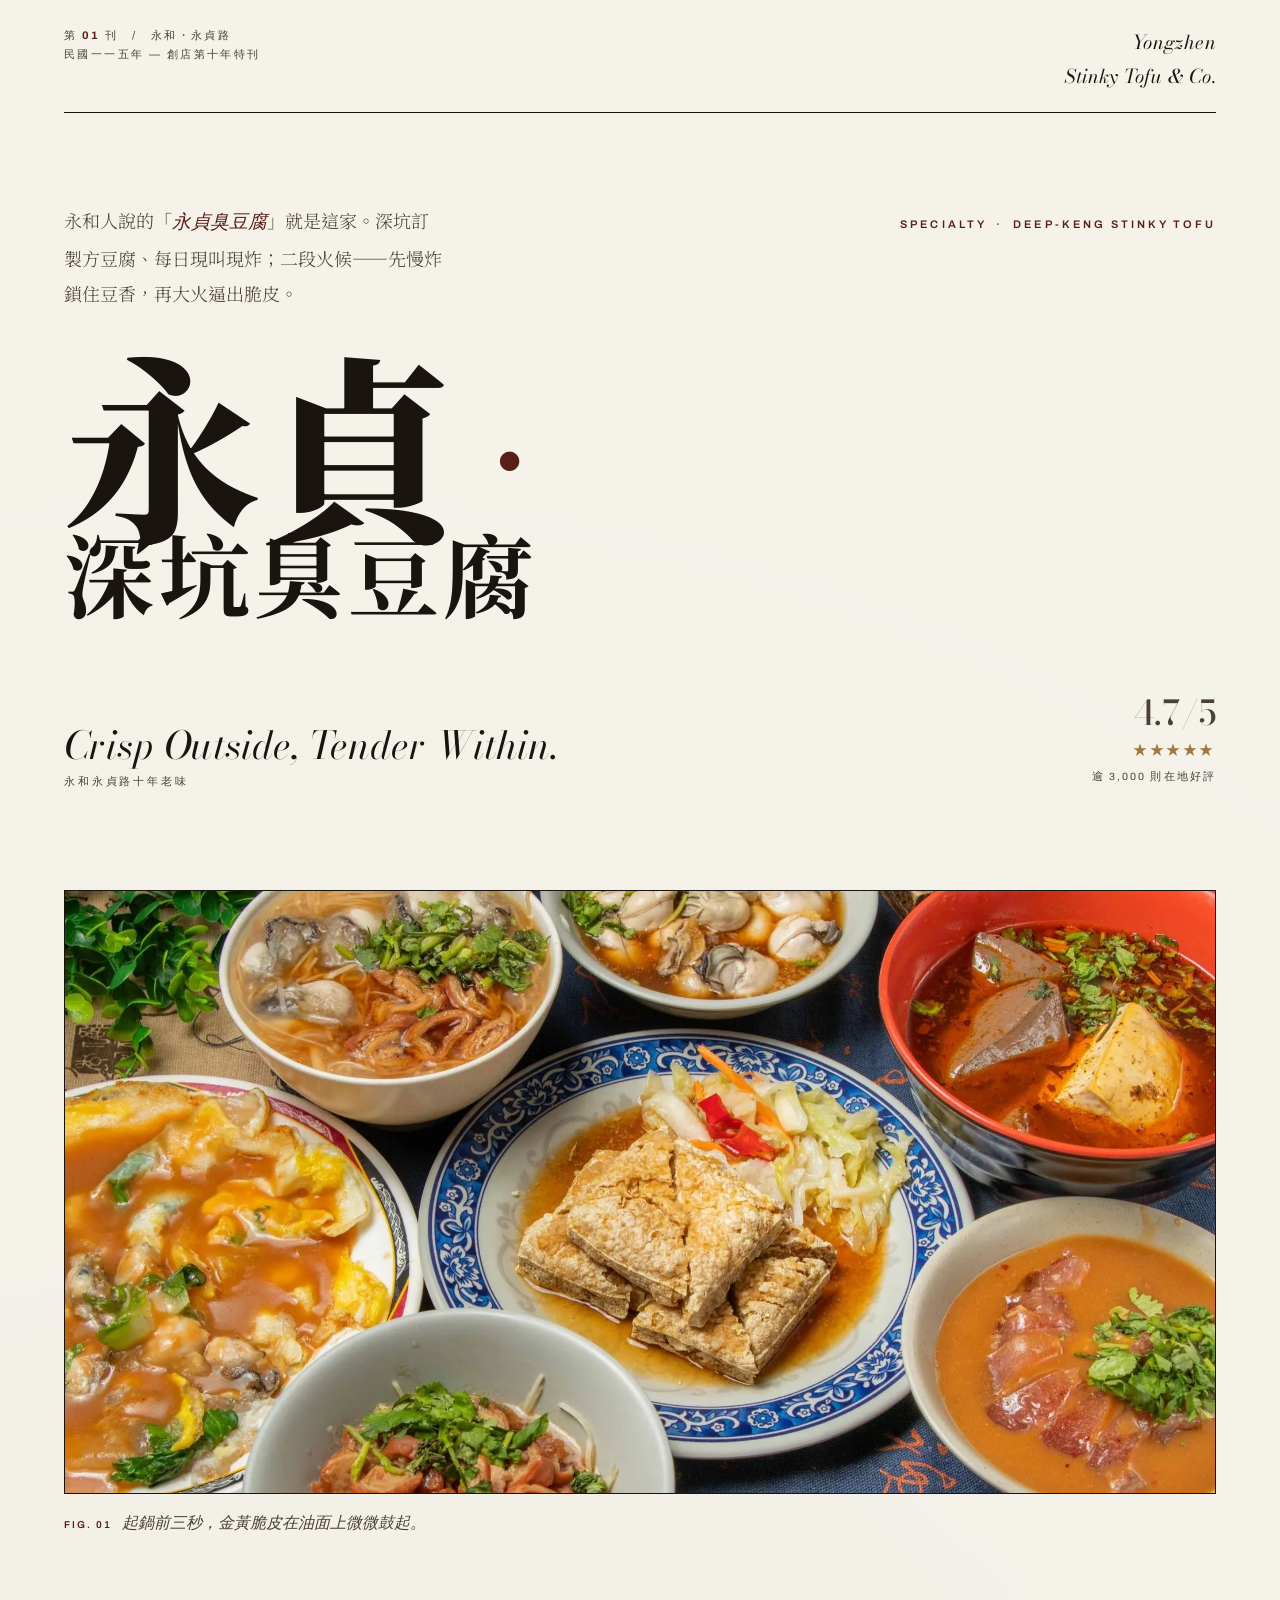
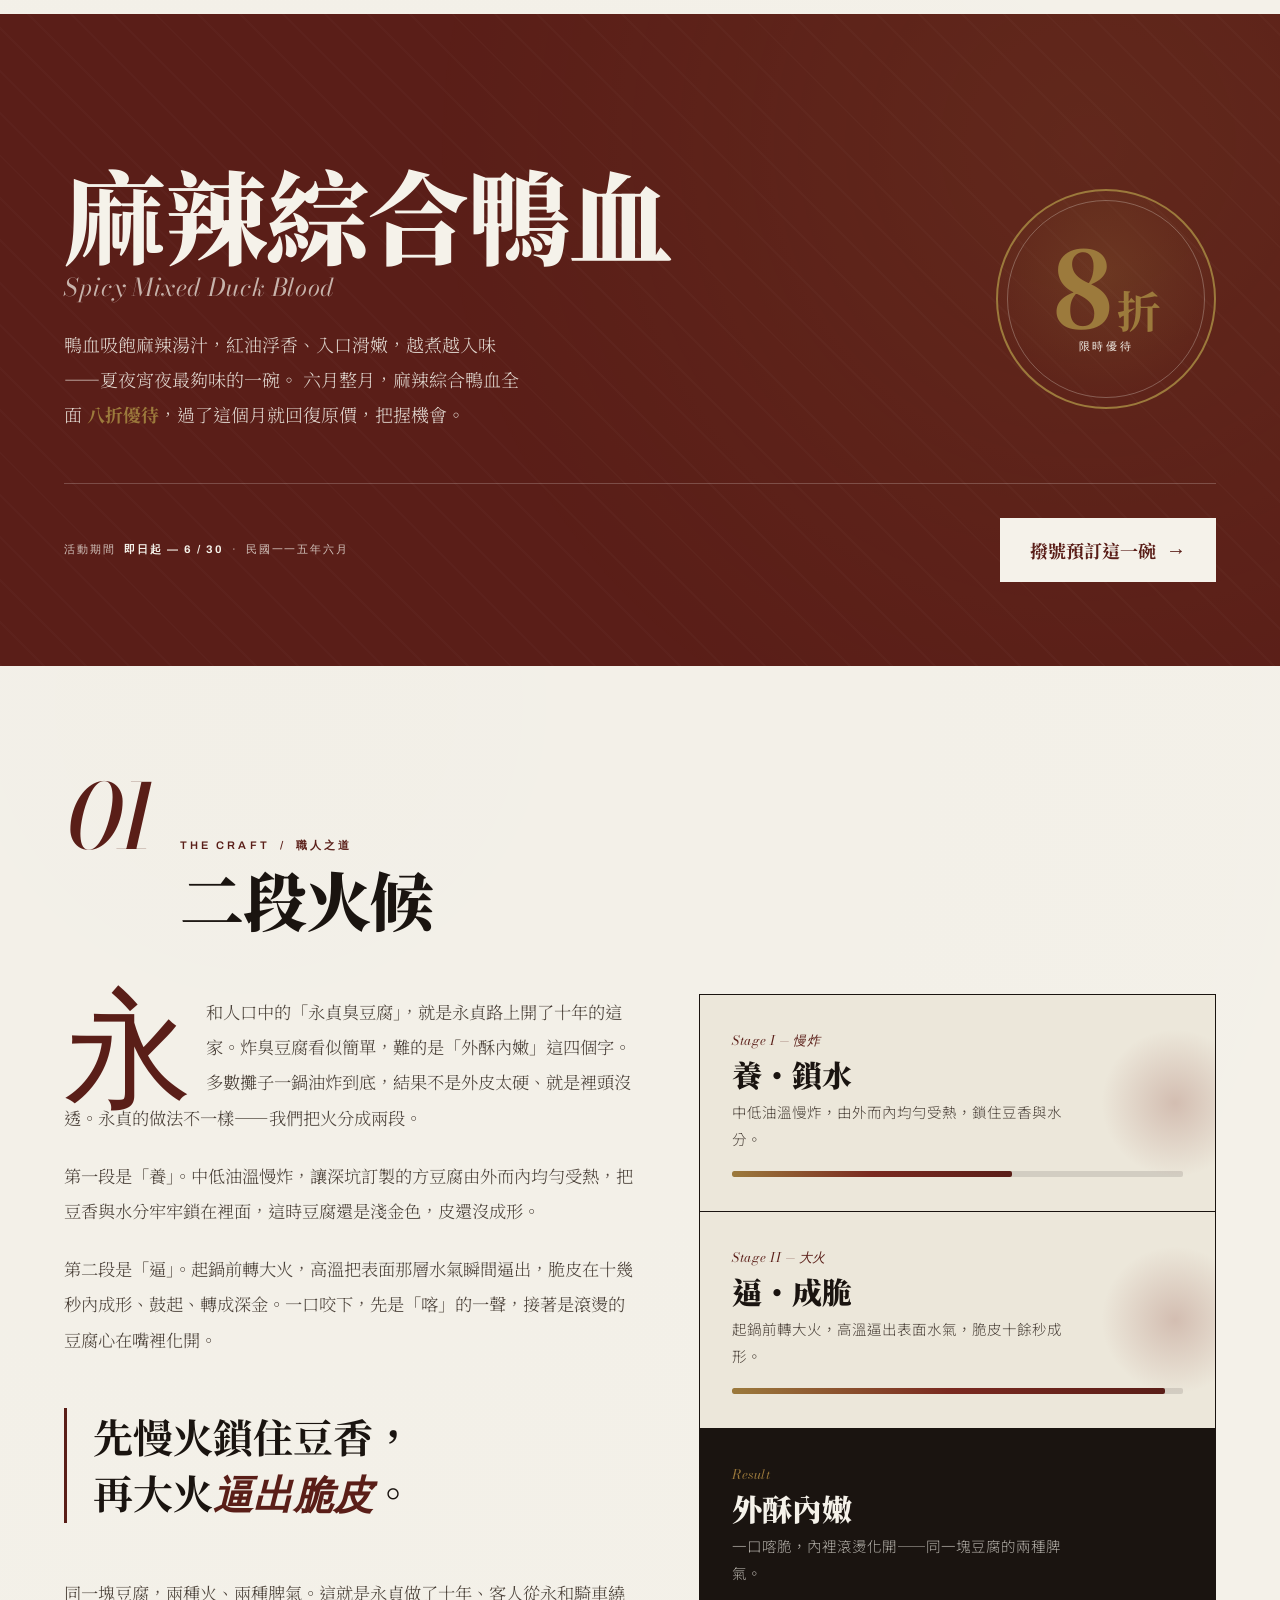
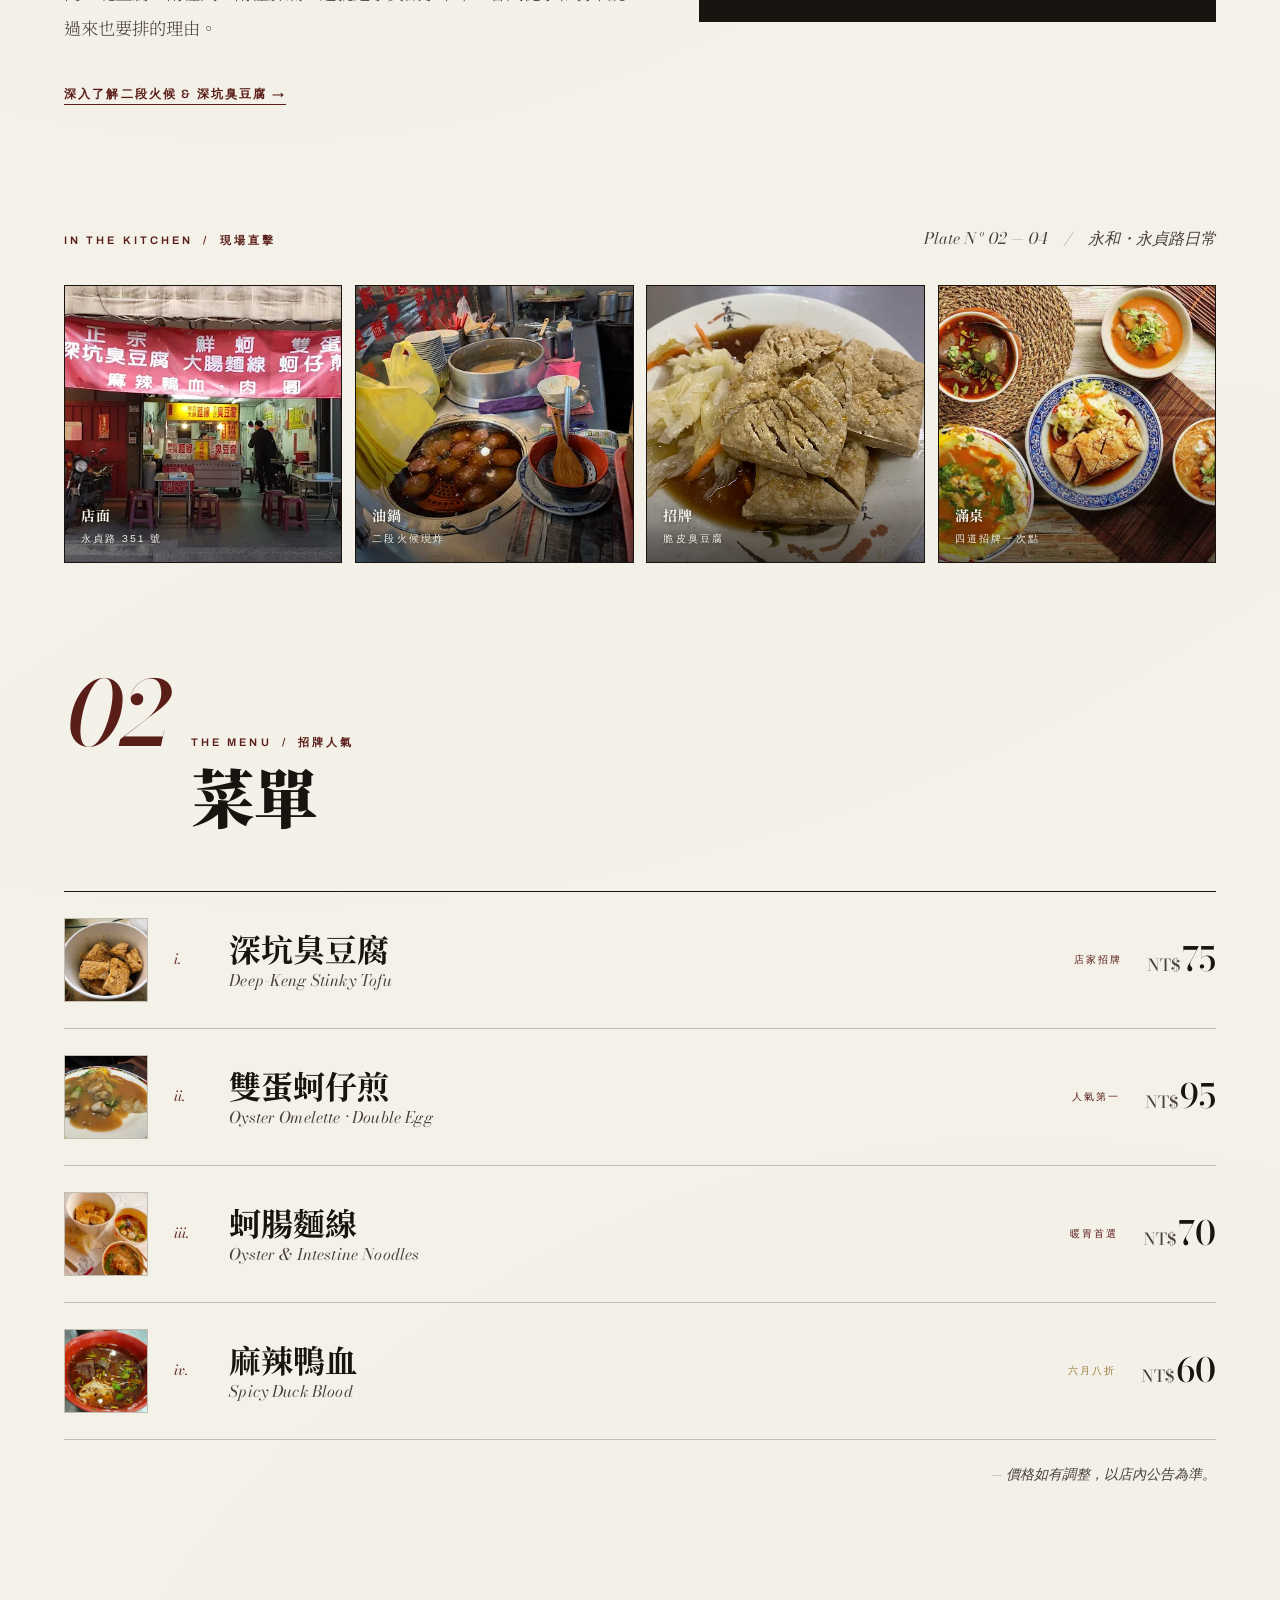
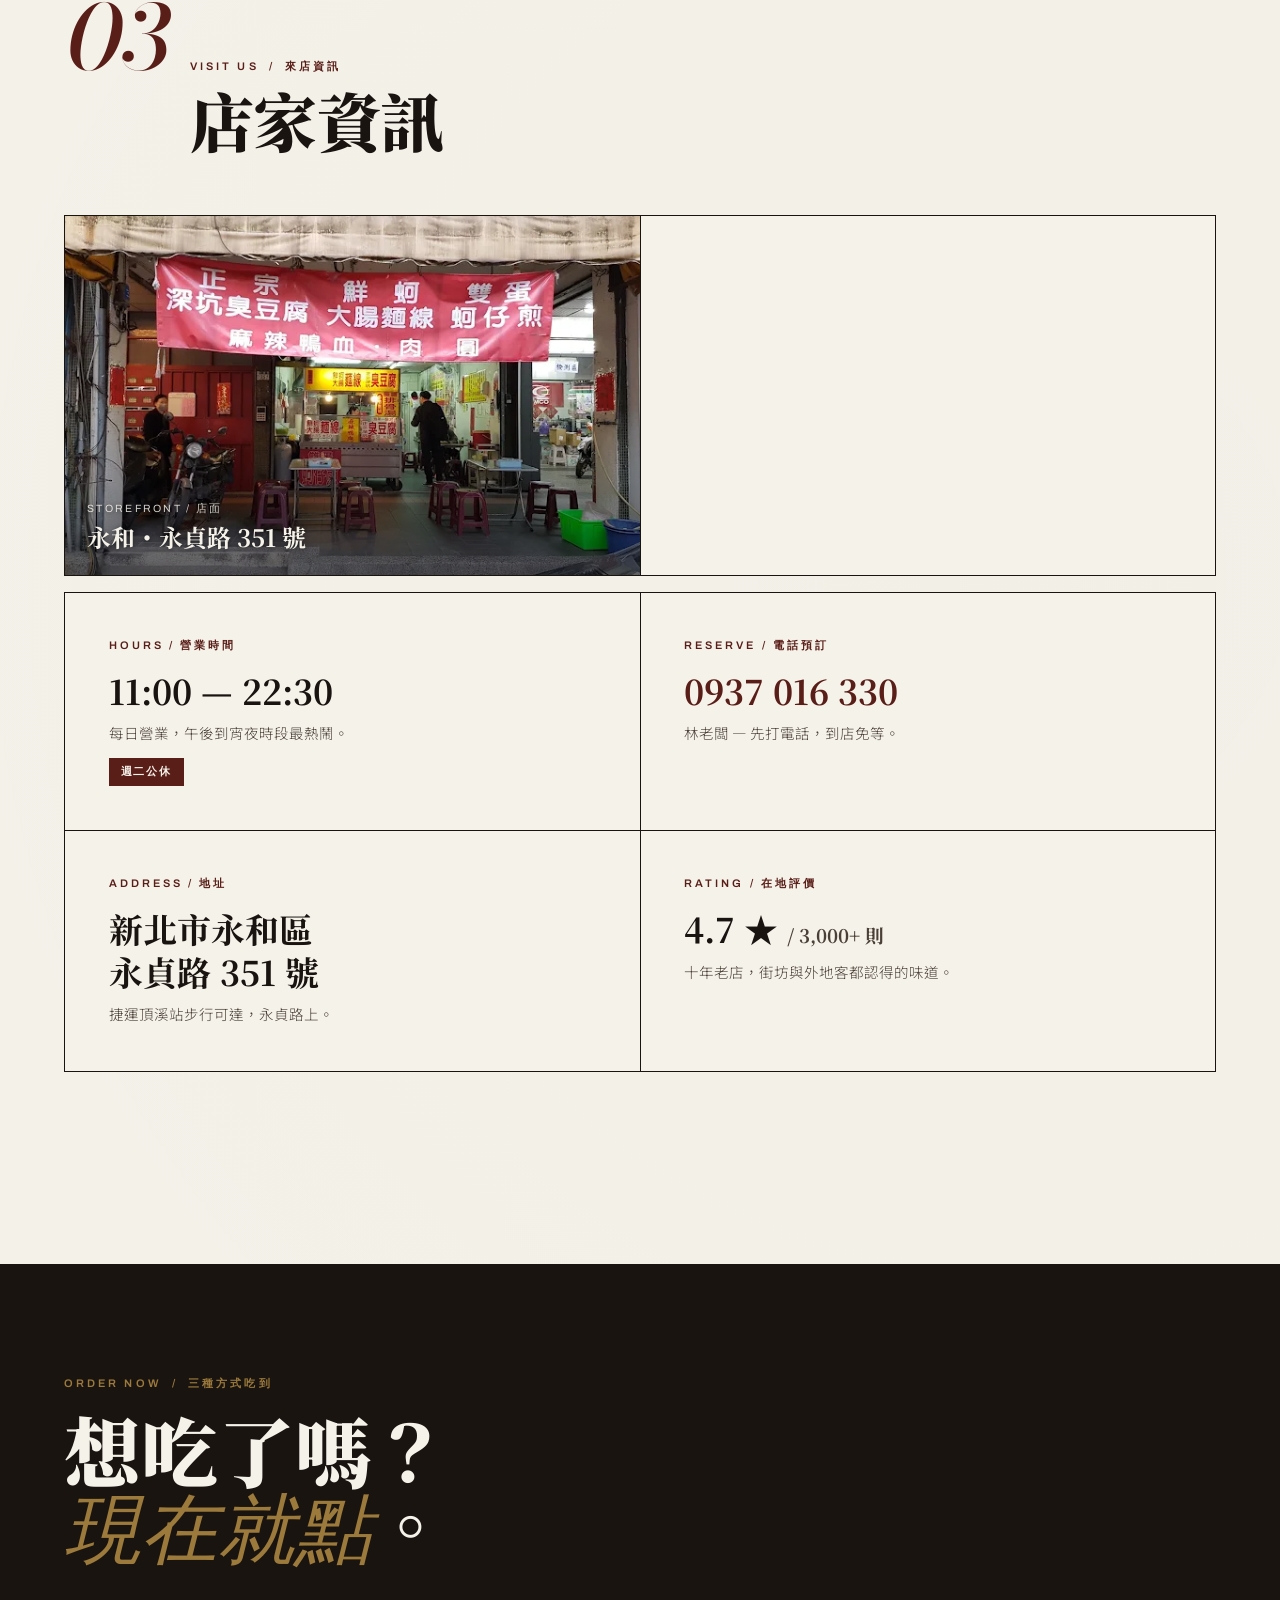
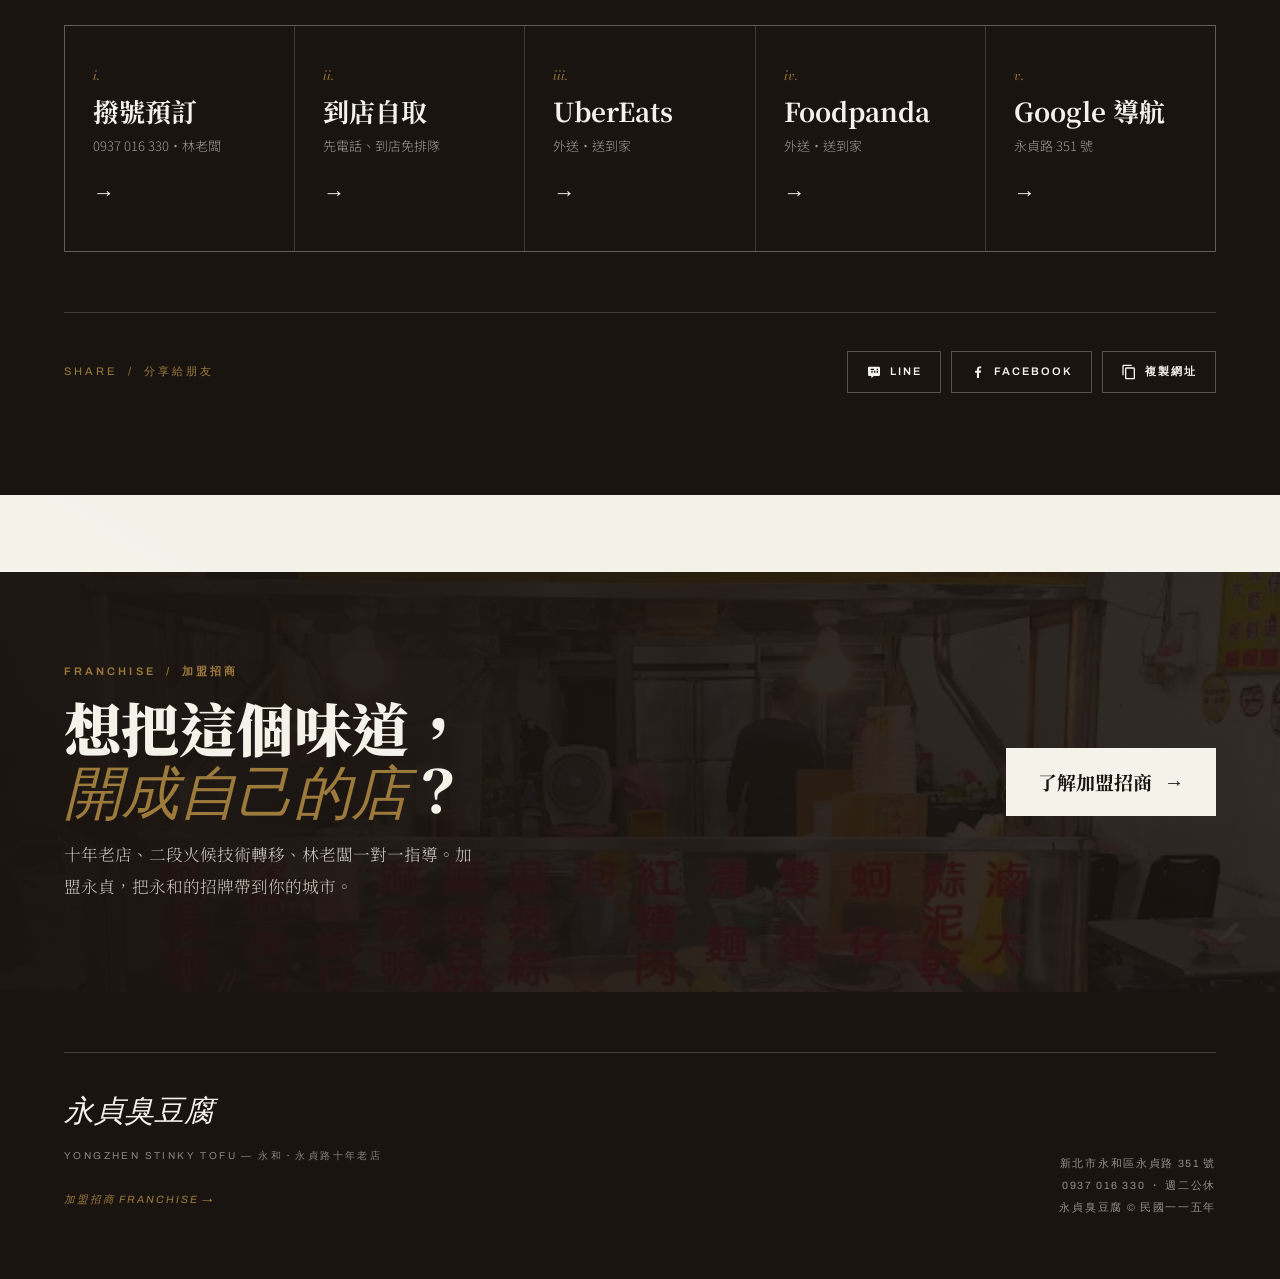
<file: index.html>
<!DOCTYPE html>
<html lang="zh-Hant">
<head>
<meta charset="UTF-8">
<meta name="viewport" content="width=device-width, initial-scale=1.0">
<title>永貞豆腐店｜永貞臭豆腐 永和永貞路十年老店．二段火候現炸</title>
<meta name="description" content="永貞臭豆腐 — 永和永貞路 351 號十年老店，深坑訂製方豆腐，二段火候慢炸鎖水、大火炸酥，外酥內嫩。招牌深坑臭豆腐、雙蛋蚵仔煎、蚵腸麵線、麻辣鴨血。電話 0937 016 330，到店自取或 UberEats 外送。">
<meta name="keywords" content="永貞臭豆腐, 永貞 臭豆腐, 永和臭豆腐, 永貞路臭豆腐, 永和永貞路臭豆腐, 永和 臭豆腐 推薦, 深坑臭豆腐, 永和深坑臭豆腐, 頂溪站臭豆腐, 永和宵夜, 永貞蚵仔煎, 永貞麻辣鴨血, 永貞蚵腸麵線">
<meta name="author" content="永貞・深坑臭豆腐">
<meta name="robots" content="index, follow, max-image-preview:large">
<meta name="googlebot" content="index, follow">
<meta name="google-site-verification" content="fKNZMN320-ZaIgoMpVCXHMR9wJDk7WO8pCQsGzWn3Tk">
<meta name="geo.region" content="TW-NWT">
<meta name="geo.placename" content="新北市永和區">
<meta name="geo.position" content="25.0009;121.5135">
<meta name="ICBM" content="25.0009, 121.5135">
<link rel="canonical" href="https://yongzhen-tofu.com.tw/">
<link rel="icon" type="image/svg+xml" href="favicon.svg">
<link rel="apple-touch-icon" href="og-image.webp">
<meta property="og:title" content="永貞臭豆腐｜永和永貞路十年老店．二段火候">
<meta property="og:description" content="永和永貞路十年老店，二段火候炸出外酥內嫩的深坑臭豆腐。電話 0937 016 330，到店自取、UberEats 外送。">
<meta property="og:type" content="restaurant">
<meta property="og:url" content="https://yongzhen-tofu.com.tw/">
<meta property="og:image" content="https://yongzhen-tofu.com.tw/og-image.webp">
<meta property="og:image:width" content="680">
<meta property="og:image:height" content="510">
<meta property="og:image:alt" content="永貞臭豆腐脆皮特寫：二段火候現炸，附台式泡菜">
<meta property="og:locale" content="zh_TW">
<meta property="og:site_name" content="永貞臭豆腐">
<meta name="twitter:card" content="summary_large_image">
<meta name="twitter:title" content="永貞臭豆腐｜永和永貞路十年老店．二段火候">
<meta name="twitter:description" content="永和永貞路十年老店，二段火候炸出外酥內嫩的深坑臭豆腐。">
<meta name="twitter:image" content="https://yongzhen-tofu.com.tw/og-image.webp">
<meta name="theme-color" content="#F5F2EA">

<link rel="preconnect" href="https://fonts.googleapis.com">
<link rel="preconnect" href="https://fonts.gstatic.com" crossorigin>
<link href="https://fonts.googleapis.com/css2?family=Bodoni+Moda:ital,opsz,wght@0,6..96,400;0,6..96,500;0,6..96,700;0,6..96,900;1,6..96,400;1,6..96,500&family=Archivo:wght@400;500;600;700&family=Noto+Serif+TC:wght@300;500;700;900&family=Noto+Sans+TC:wght@300;400;500;700&display=swap" rel="stylesheet">

<!-- ===== Schema.org 結構化資料：對 Google 在地搜尋與 AI 問答最關鍵 ===== -->
<script type="application/ld+json">
{
  "@context": "https://schema.org",
  "@type": "Restaurant",
  "@id": "https://yongzhen-tofu.com.tw/#restaurant",
  "name": "永貞臭豆腐",
  "alternateName": ["永貞・深坑臭豆腐", "永和永貞路臭豆腐", "永貞 深坑臭豆腐", "永貞路臭豆腐"],
  "description": "永和永貞路 351 號十年老店，以深坑訂製方豆腐＋二段火候炸出外酥內嫩的招牌臭豆腐。",
  "url": "https://yongzhen-tofu.com.tw/",
  "image": [
    "https://yongzhen-tofu.com.tw/og-image.webp",
    "https://yongzhen-tofu.com.tw/%E6%B0%B8%E8%B2%9E%E8%B1%86%E8%85%90%E5%BA%97%E7%B6%B2%E8%B7%AF%E7%85%A7%E7%89%87/ri1h-listing.webp"
  ],
  "servesCuisine": ["台灣小吃", "深坑臭豆腐", "蚵仔煎", "麵線"],
  "keywords": "永貞臭豆腐, 永和臭豆腐, 永貞路臭豆腐, 深坑臭豆腐, 二段火候, 永和宵夜, 蚵仔煎, 麻辣鴨血, 蚵腸麵線",
  "priceRange": "$$",
  "telephone": "+886937016330",
  "address": {
    "@type": "PostalAddress",
    "streetAddress": "永貞路351號",
    "addressLocality": "永和區",
    "addressRegion": "新北市",
    "postalCode": "234",
    "addressCountry": "TW"
  },
  "geo": { "@type": "GeoCoordinates", "latitude": 25.0009, "longitude": 121.5135 },
  "areaServed": [
    { "@type": "City", "name": "永和區" },
    { "@type": "City", "name": "中和區" },
    { "@type": "City", "name": "台北市" }
  ],
  "openingHoursSpecification": [
    { "@type": "OpeningHoursSpecification",
      "dayOfWeek": ["Monday","Wednesday","Thursday","Friday","Saturday","Sunday"],
      "opens": "11:00", "closes": "22:30" }
  ],
  "aggregateRating": { "@type": "AggregateRating", "ratingValue": "4.7", "reviewCount": "3000", "bestRating": "5" },
  "acceptsReservations": "True",
  "hasMenu": { "@type": "Menu", "hasMenuSection": { "@type": "MenuSection", "name": "招牌人氣",
    "hasMenuItem": [
      { "@type": "MenuItem", "name": "深坑臭豆腐", "offers": { "@type": "Offer", "price": "75", "priceCurrency": "TWD" } },
      { "@type": "MenuItem", "name": "雙蛋蚵仔煎", "offers": { "@type": "Offer", "price": "95", "priceCurrency": "TWD" } },
      { "@type": "MenuItem", "name": "蚵腸麵線", "offers": { "@type": "Offer", "price": "70", "priceCurrency": "TWD" } },
      { "@type": "MenuItem", "name": "麻辣鴨血", "offers": { "@type": "Offer", "price": "60", "priceCurrency": "TWD" } }
    ] } }
}
</script>

<!-- ===== FAQ 結構化資料：抓「永貞臭豆腐」常見問題的精選摘要 ===== -->
<script type="application/ld+json">
{
  "@context": "https://schema.org",
  "@type": "FAQPage",
  "mainEntity": [
    {
      "@type": "Question",
      "name": "永貞臭豆腐在哪裡？",
      "acceptedAnswer": {
        "@type": "Answer",
        "text": "永貞臭豆腐位於新北市永和區永貞路 351 號，捷運頂溪站步行可達，永和當地人習慣稱「永貞臭豆腐」。"
      }
    },
    {
      "@type": "Question",
      "name": "永貞臭豆腐的電話是？",
      "acceptedAnswer": {
        "@type": "Answer",
        "text": "電話 0937 016 330，老闆姓林。建議先電話預訂、到店即取，省去排隊時間。"
      }
    },
    {
      "@type": "Question",
      "name": "永貞臭豆腐的營業時間？",
      "acceptedAnswer": {
        "@type": "Answer",
        "text": "每日 11:00 至 22:30，週二公休。午後到宵夜時段最熱鬧。"
      }
    },
    {
      "@type": "Question",
      "name": "永貞臭豆腐有外送嗎？",
      "acceptedAnswer": {
        "@type": "Answer",
        "text": "有，UberEats 可外送到府；也可電話 0937 016 330 預訂後到店自取。"
      }
    },
    {
      "@type": "Question",
      "name": "為什麼叫永貞臭豆腐？跟深坑臭豆腐有什麼不同？",
      "acceptedAnswer": {
        "@type": "Answer",
        "text": "店家正式名稱是「永貞・深坑臭豆腐」，因為位於永和永貞路上，永和在地人習慣稱為「永貞臭豆腐」。豆腐本身是深坑訂製的方豆腐，再以二段火候現炸：先慢炸鎖水、再大火逼出脆皮，做成外酥內嫩的招牌風味。"
      }
    },
    {
      "@type": "Question",
      "name": "永貞臭豆腐推薦點什麼？",
      "acceptedAnswer": {
        "@type": "Answer",
        "text": "四道招牌：深坑臭豆腐（NT$75，店家招牌）、雙蛋蚵仔煎（NT$95，人氣第一）、蚵腸麵線（NT$70，暖胃首選）、麻辣鴨血（NT$60，麻辣必點）。一次點齊最對味。"
      }
    }
  ]
}
</script>

<style>
  :root{
    --paper:#F5F2EA;        /* 和紙底 */
    --paper-deep:#ECE7DA;   /* 折頁陰影 */
    --ink:#1A1410;          /* 墨黑 */
    --ink-soft:#4A4038;     /* 次級文字 */
    --oxblood:#5A1E18;      /* 暗洱紅 主色 */
    --oxblood-bright:#7A2A20;
    --gold:#9C7A3C;         /* 落款金 */
    --rule:#1A1410;
    --serif-tc:"Noto Serif TC", serif;
    --sans-tc:"Noto Sans TC", sans-serif;
    --display:"Bodoni Moda", serif;
    --label:"Archivo", sans-serif;
  }

  *{margin:0;padding:0;box-sizing:border-box}
  html{scroll-behavior:smooth}
  body{
    background:var(--paper);
    color:var(--ink);
    font-family:var(--sans-tc);
    font-weight:400;
    line-height:1.8;
    -webkit-font-smoothing:antialiased;
    overflow-x:hidden;
    /* 紙張纖維紋理 */
    background-image:
      radial-gradient(circle at 20% 30%, rgba(0,0,0,.012) 0, transparent 40%),
      radial-gradient(circle at 80% 70%, rgba(0,0,0,.012) 0, transparent 40%);
  }

  /* ===== 共用：小標籤 ===== */
  .label{
    font-family:var(--label);
    font-weight:600;
    font-size:11px;
    letter-spacing:.28em;
    text-transform:uppercase;
    color:var(--oxblood);
  }
  .label-ink{color:var(--ink-soft)}

  .rule{height:1px;background:var(--rule);width:100%}
  .rule-thin{height:1px;background:rgba(26,20,16,.25)}

  /* ===== 進場動畫 ===== */
  .reveal{opacity:0;transform:translateY(28px);transition:opacity 1s cubic-bezier(.16,1,.3,1),transform 1s cubic-bezier(.16,1,.3,1)}
  .reveal.in{opacity:1;transform:none}
  .reveal-d1{transition-delay:.12s}
  .reveal-d2{transition-delay:.24s}
  .reveal-d3{transition-delay:.36s}
  .reveal-d4{transition-delay:.48s}
  .reveal-d5{transition-delay:.60s}

  /* ===== 圖片 blur-up 淡入 ===== */
  img.img-fade{opacity:0;filter:blur(14px);transform:scale(1.025);transition:opacity 1.1s cubic-bezier(.16,1,.3,1),filter 1.1s cubic-bezier(.16,1,.3,1),transform 1.1s cubic-bezier(.16,1,.3,1)}
  img.img-fade.loaded{opacity:1;filter:blur(0);transform:scale(1)}

  /* ===== 浮動撥電話按鈕 ===== */
  .floating-call{
    position:fixed;right:clamp(16px,2vw,28px);bottom:clamp(16px,2vw,28px);
    width:60px;height:60px;border-radius:50%;
    background:var(--oxblood);color:var(--paper);
    display:flex;align-items:center;justify-content:center;
    box-shadow:0 8px 24px rgba(90,30,24,.45),0 2px 6px rgba(0,0,0,.18);
    text-decoration:none;z-index:90;
    transition:transform .35s cubic-bezier(.16,1,.3,1),box-shadow .35s ease,background .35s ease;
    opacity:0;transform:scale(.6) translateY(20px);pointer-events:none;
  }
  .floating-call.show{opacity:1;transform:scale(1) translateY(0);pointer-events:auto}
  .floating-call:hover{transform:scale(1.08);background:var(--oxblood-bright);box-shadow:0 12px 32px rgba(90,30,24,.55),0 4px 10px rgba(0,0,0,.2)}
  .floating-call svg{width:26px;height:26px;fill:currentColor}
  .floating-call::after{
    content:"";position:absolute;inset:-6px;border-radius:50%;
    border:2px solid var(--oxblood);opacity:.5;
    animation:phoneRing 2.2s cubic-bezier(.16,1,.3,1) infinite;
  }
  @keyframes phoneRing{
    0%{transform:scale(.92);opacity:.6}
    70%{transform:scale(1.32);opacity:0}
    100%{transform:scale(1.32);opacity:0}
  }
  @media(prefers-reduced-motion:reduce){.floating-call::after{display:none}}

  /* ===== 數字 count-up（避免跳動） ===== */
  .num-count{display:inline-block;font-variant-numeric:tabular-nums;font-feature-settings:"tnum"}

  /* ===== 右側章節導航 ===== */
  .section-nav{
    position:fixed;right:clamp(18px,2vw,30px);top:50%;transform:translateY(-50%);
    display:flex;flex-direction:column;gap:18px;z-index:80;
    opacity:0;pointer-events:none;transition:opacity .5s ease;
  }
  .section-nav.show{opacity:1;pointer-events:auto}
  .section-nav a{
    position:relative;width:22px;height:22px;display:flex;align-items:center;justify-content:center;
    text-decoration:none;
  }
  .section-nav a span{
    width:7px;height:7px;border-radius:50%;
    background:rgba(26,20,16,.28);
    transition:background .3s ease,transform .3s ease,width .3s ease,height .3s ease;
  }
  .section-nav a:hover span{background:var(--oxblood);transform:scale(1.4)}
  .section-nav a.active span{background:var(--oxblood);width:10px;height:10px}
  .section-nav a::after{
    content:attr(data-label);
    position:absolute;right:30px;top:50%;transform:translateY(-50%) translateX(6px);
    background:var(--ink);color:var(--paper);
    padding:5px 12px;font-family:var(--label);
    font-size:10px;letter-spacing:.18em;text-transform:uppercase;white-space:nowrap;
    opacity:0;pointer-events:none;
    transition:opacity .25s ease,transform .25s ease;
  }
  .section-nav a:hover::after{opacity:1;transform:translateY(-50%) translateX(0)}
  @media(max-width:1100px){.section-nav{display:none}}

  /* ===== 分享按鈕區 ===== */
  .share-row{
    margin-top:clamp(36px,5vw,60px);padding-top:clamp(28px,3vw,40px);
    border-top:1px solid rgba(245,242,234,.18);
    display:flex;justify-content:space-between;align-items:center;flex-wrap:wrap;gap:20px;
  }
  .share-label{
    font-family:var(--label);font-size:11px;letter-spacing:.28em;text-transform:uppercase;
    color:var(--gold);
  }
  .share-btns{display:flex;gap:10px;flex-wrap:wrap}
  .share-btn{
    display:inline-flex;align-items:center;gap:8px;
    padding:10px 18px;border:1px solid rgba(245,242,234,.28);
    background:transparent;color:var(--paper);
    font-family:var(--label);font-size:11px;font-weight:600;letter-spacing:.18em;text-transform:uppercase;
    text-decoration:none;cursor:pointer;
    transition:background .3s ease,border-color .3s ease,transform .3s ease;
  }
  .share-btn svg{width:16px;height:16px;fill:currentColor}
  .share-btn:hover{background:var(--oxblood);border-color:var(--oxblood);transform:translateY(-2px)}
  .share-btn.copied{background:var(--gold);border-color:var(--gold);color:var(--ink)}

  /* ===== Lightbox 放大檢視 ===== */
  .lb-target{cursor:zoom-in}
  .lightbox{
    position:fixed;inset:0;background:rgba(20,16,12,.96);
    display:none;align-items:center;justify-content:center;z-index:200;
    padding:clamp(20px,4vw,60px);opacity:0;transition:opacity .35s ease;
  }
  .lightbox.open{display:flex;opacity:1}
  .lb-img{max-width:100%;max-height:90vh;object-fit:contain;display:block;box-shadow:0 30px 80px rgba(0,0,0,.5)}
  .lb-close{
    position:absolute;top:clamp(14px,2vw,24px);right:clamp(16px,2.4vw,28px);
    background:transparent;border:0;color:var(--paper);
    font-family:var(--display);font-size:42px;line-height:1;cursor:pointer;
    width:48px;height:48px;display:flex;align-items:center;justify-content:center;
    transition:transform .3s ease,opacity .3s ease;opacity:.7;
  }
  .lb-close:hover{opacity:1;transform:rotate(90deg)}
  .lb-cap{
    position:absolute;left:clamp(20px,3vw,36px);bottom:clamp(18px,2.4vw,28px);
    color:rgba(245,242,234,.7);font-family:var(--label);
    font-size:11px;letter-spacing:.2em;text-transform:uppercase;
    max-width:70%;line-height:1.6;
  }

  /* ============ 刊頭 MASTHEAD ============ */
  .masthead{
    max-width:1280px;margin:0 auto;
    padding:26px clamp(20px,5vw,72px) 0;
    display:flex;justify-content:space-between;align-items:flex-start;
    gap:20px;
  }
  .masthead .iss{font-family:var(--label);font-size:11px;letter-spacing:.22em;text-transform:uppercase;color:var(--ink-soft);line-height:1.7}
  .masthead .iss b{color:var(--oxblood);font-weight:700}
  .masthead .brandmark{font-family:var(--display);font-style:italic;font-size:clamp(15px,2vw,19px);letter-spacing:.02em;text-align:right;color:var(--ink)}
  .masthead-rule{max-width:1280px;margin:18px auto 0;padding:0 clamp(20px,5vw,72px)}
  .masthead-rule .rule{background:var(--ink)}

  /* ============ HERO 跨頁 ============ */
  .hero{
    max-width:1280px;margin:0 auto;
    padding:clamp(36px,7vw,90px) clamp(20px,5vw,72px) clamp(50px,8vw,110px);
  }
  .hero-top{display:flex;justify-content:space-between;align-items:baseline;flex-wrap:wrap;gap:10px;margin-bottom:clamp(20px,4vw,46px)}
  .hero-kicker{max-width:380px;font-family:var(--serif-tc);font-weight:300;font-size:clamp(15px,1.5vw,18px);line-height:1.95;color:var(--ink-soft)}
  .hero-kicker em{font-family:var(--display);font-style:italic;color:var(--oxblood);font-size:1.05em}

  .hero-title{
    font-family:var(--serif-tc);
    font-weight:900;
    font-size:clamp(58px,15.5vw,224px);
    line-height:.86;
    letter-spacing:-.01em;
    color:var(--ink);
    position:relative;
  }
  .hero-title .sep{color:var(--oxblood);font-weight:500;font-size:.5em;vertical-align:.28em;margin:0 .04em}
  .hero-title .small{display:block;font-size:.46em;letter-spacing:.04em;margin-top:.06em;font-weight:700}

  .hero-meta{
    display:flex;justify-content:space-between;align-items:flex-end;flex-wrap:wrap;gap:24px;
    margin-top:clamp(26px,4vw,52px);
  }
  .hero-en{font-family:var(--display);font-style:italic;font-size:clamp(20px,3vw,40px);font-weight:400;color:var(--ink);line-height:1}
  .hero-en small{display:block;font-style:normal;font-family:var(--label);font-size:11px;letter-spacing:.26em;text-transform:uppercase;color:var(--ink-soft);margin-top:12px}
  .hero-rate{text-align:right}
  .hero-rate .num{font-family:var(--display);font-size:clamp(40px,6vw,76px);font-weight:500;line-height:.9;color:var(--oxblood)}
  .hero-rate .num span{font-size:.45em;color:var(--ink-soft)}
  .hero-rate .stars{letter-spacing:.18em;color:var(--gold);font-size:14px;margin-top:6px}
  .hero-rate .cap{font-family:var(--label);font-size:10.5px;letter-spacing:.2em;text-transform:uppercase;color:var(--ink-soft);margin-top:6px}

  /* ============ HERO 大圖 ============ */
  .hero-figure{
    max-width:1280px;margin:0 auto;
    padding:0 clamp(20px,5vw,72px) clamp(40px,6vw,80px);
  }
  .figure-frame{
    position:relative;width:100%;
    aspect-ratio:16/8.4;
    background:
      repeating-linear-gradient(45deg, var(--paper-deep) 0 2px, transparent 2px 26px),
      linear-gradient(135deg,#221a14,#3a2a1e);
    border:1px solid var(--ink);
    overflow:hidden;
    display:flex;align-items:center;justify-content:center;
  }
  .figure-frame img{position:absolute;inset:0;width:100%;height:100%;object-fit:cover;display:block}
  .ph{position:relative;text-align:center;color:rgba(245,242,234,.6);padding:24px}
  .ph .label{color:rgba(245,242,234,.55)}
  .ph .pf{font-family:var(--display);font-style:italic;font-size:clamp(16px,2.4vw,28px);margin-top:10px;color:rgba(245,242,234,.78)}
  .ph .pn{font-family:var(--label);font-size:10.5px;letter-spacing:.18em;margin-top:14px;color:rgba(245,242,234,.5)}
  .figcaption{
    font-family:var(--display);font-style:italic;font-size:clamp(13px,1.4vw,16px);
    color:var(--ink-soft);margin-top:14px;display:flex;gap:10px;align-items:baseline;
  }
  .figcaption b{font-family:var(--label);font-style:normal;font-weight:600;font-size:10px;letter-spacing:.2em;text-transform:uppercase;color:var(--oxblood)}

  /* ============ 章節通用 ============ */
  .chapter{max-width:1280px;margin:0 auto;padding:clamp(60px,9vw,140px) clamp(20px,5vw,72px)}
  .chapter-head{display:flex;align-items:baseline;gap:20px;margin-bottom:clamp(36px,5vw,68px)}
  .chapter-no{font-family:var(--display);font-size:clamp(40px,7vw,96px);font-weight:500;line-height:.8;color:var(--oxblood);font-style:italic}
  .chapter-titles .label{display:block;margin-bottom:10px}
  .chapter-titles h2{font-family:var(--serif-tc);font-weight:900;font-size:clamp(30px,5vw,64px);line-height:1;letter-spacing:-.01em}

  /* ============ 章節 01：二段火候 ============ */
  .craft-grid{display:grid;grid-template-columns:1.05fr .95fr;gap:clamp(34px,5vw,72px);align-items:start}
  .craft-essay{font-family:var(--serif-tc);font-weight:300;font-size:clamp(16px,1.35vw,18.5px);line-height:2.05;color:var(--ink-soft)}
  .craft-essay p+p{margin-top:1.3em}
  .dropcap::first-letter{
    font-family:var(--display);float:left;font-size:clamp(76px,11vw,128px);line-height:.72;
    font-weight:500;color:var(--oxblood);margin:8px 14px 0 0;
  }
  .pullquote{
    font-family:var(--serif-tc);font-weight:700;font-size:clamp(24px,3.2vw,40px);
    line-height:1.4;color:var(--ink);margin:clamp(30px,4vw,52px) 0;
    padding-left:clamp(18px,2vw,28px);border-left:3px solid var(--oxblood);
  }
  .pullquote em{font-family:var(--display);font-style:italic;color:var(--oxblood)}

  /* 二段火候動畫 */
  .fire-stages{display:flex;flex-direction:column;gap:0;border:1px solid var(--ink);background:var(--paper-deep)}
  .stage{padding:clamp(22px,3vw,34px) clamp(20px,2.6vw,32px);position:relative;overflow:hidden}
  .stage+.stage{border-top:1px solid var(--ink)}
  .stage-no{font-family:var(--display);font-style:italic;font-size:13px;color:var(--oxblood);letter-spacing:.04em}
  .stage h3{font-family:var(--serif-tc);font-weight:900;font-size:clamp(22px,2.6vw,30px);margin:6px 0 8px;line-height:1.1}
  .stage p{font-family:var(--sans-tc);font-weight:300;font-size:14.5px;line-height:1.85;color:var(--ink-soft);max-width:42ch}
  .stage .heat{
    margin-top:18px;height:6px;width:100%;background:rgba(26,20,16,.12);position:relative;overflow:hidden;border-radius:2px;
  }
  .stage .heat::after{
    content:"";position:absolute;inset:0;width:0;border-radius:2px;
    background:linear-gradient(90deg,var(--gold),var(--oxblood-bright),var(--oxblood));
  }
  .stage.lit .heat::after{animation:heat 2.4s cubic-bezier(.45,0,.2,1) forwards}
  .stage:nth-child(3).lit .heat::after{animation-delay:.5s}
  @keyframes heat{from{width:0}to{width:var(--w,70%)}}
  .stage .emberglow{
    position:absolute;right:-40px;top:50%;transform:translateY(-50%);
    width:160px;height:160px;border-radius:50%;
    background:radial-gradient(circle,rgba(122,42,32,.22),transparent 65%);
    opacity:0;transition:opacity 1.4s ease;
  }
  .stage.lit .emberglow{opacity:1}
  .stage-result{background:var(--ink);color:var(--paper)}
  .stage-result h3{color:var(--paper)}
  .stage-result p{color:rgba(245,242,234,.7)}
  .stage-result .stage-no{color:var(--gold)}

  /* ============ 章節 ・ 現場直擊 Gallery ============ */
  .gallery-section{max-width:1280px;margin:0 auto;padding:0 clamp(20px,5vw,72px) clamp(60px,9vw,140px)}
  .gallery-head{display:flex;justify-content:space-between;align-items:baseline;gap:20px;margin-bottom:clamp(20px,3vw,32px);flex-wrap:wrap}
  .gallery-head .label{display:block}
  .gallery-head .gcaption{font-family:var(--display);font-style:italic;font-size:clamp(13px,1.4vw,16px);color:var(--ink-soft)}
  .gallery{display:grid;grid-template-columns:repeat(4,1fr);gap:clamp(8px,1vw,14px)}
  .gtile{position:relative;overflow:hidden;background:var(--paper-deep);aspect-ratio:1/1;border:1px solid var(--ink)}
  .gtile img{position:absolute;inset:0;width:100%;height:100%;object-fit:cover;display:block;transition:transform 1.4s cubic-bezier(.16,1,.3,1)}
  .gtile:hover img{transform:scale(1.06)}
  .gtile::after{content:"";position:absolute;inset:0;background:linear-gradient(180deg,transparent 55%,rgba(0,0,0,.55));pointer-events:none}
  .gtile figcaption{position:absolute;left:clamp(10px,1.4vw,16px);bottom:clamp(8px,1.2vw,14px);color:var(--paper);font-family:var(--label);font-size:10px;letter-spacing:.22em;text-transform:uppercase;z-index:1;text-shadow:0 1px 4px rgba(0,0,0,.5)}
  .gtile figcaption b{display:block;font-family:var(--serif-tc);font-style:normal;font-weight:700;font-size:14px;letter-spacing:.04em;text-transform:none;margin-bottom:2px}
  @media(max-width:880px){.gallery{grid-template-columns:repeat(2,1fr)}}

  /* ============ 章節 02：菜單 ============ */
  .menu-list{border-top:1px solid var(--ink)}
  .menu-row{
    display:grid;grid-template-columns:clamp(56px,7vw,84px) auto 1fr auto auto;gap:clamp(14px,2vw,26px);
    align-items:center;padding:clamp(18px,2.4vw,26px) 0;border-bottom:1px solid rgba(26,20,16,.22);
    position:relative;transition:padding-left .4s cubic-bezier(.16,1,.3,1);
  }
  .menu-row:hover{padding-left:14px}
  .menu-row .mthumb{aspect-ratio:1/1;overflow:hidden;background:var(--paper-deep);border:1px solid rgba(26,20,16,.2);position:relative}
  .menu-row .mthumb img{position:absolute;inset:0;width:100%;height:100%;object-fit:cover;display:block;transition:transform 1.4s cubic-bezier(.16,1,.3,1)}
  .menu-row:hover .mthumb img{transform:scale(1.08)}
  .menu-row .mno{font-family:var(--display);font-style:italic;font-size:14px;color:var(--oxblood);width:30px}
  .menu-row .mname{font-family:var(--serif-tc);font-weight:700;font-size:clamp(21px,2.6vw,32px);line-height:1.15}
  .menu-row .mname .en{display:block;font-family:var(--display);font-style:italic;font-weight:400;font-size:.5em;color:var(--ink-soft);margin-top:4px;letter-spacing:.01em}
  .menu-row .mtag{font-family:var(--label);font-size:10px;letter-spacing:.18em;text-transform:uppercase;color:var(--oxblood);white-space:nowrap;align-self:center}
  .menu-row .mprice{font-family:var(--display);font-size:clamp(22px,2.6vw,34px);font-weight:500;white-space:nowrap}
  .menu-row .mprice small{font-size:.5em;color:var(--ink-soft);margin-right:2px}
  .menu-note{font-family:var(--display);font-style:italic;font-size:14px;color:var(--ink-soft);margin-top:22px;text-align:right}

  /* ============ 章節 03：店家資訊 ============ */
  .info-visual{display:grid;grid-template-columns:1fr 1fr;gap:1px;background:var(--ink);border:1px solid var(--ink);margin-bottom:clamp(10px,1.2vw,16px)}
  .info-photo,.info-map{position:relative;overflow:hidden;background:var(--paper);aspect-ratio:16/10}
  .info-photo img{position:absolute;inset:0;width:100%;height:100%;object-fit:cover;display:block;transition:transform 1.6s cubic-bezier(.16,1,.3,1)}
  .info-photo:hover img{transform:scale(1.04)}
  .info-photo::after{content:"";position:absolute;inset:0;background:linear-gradient(180deg,transparent 50%,rgba(0,0,0,.6));pointer-events:none}
  .info-photo figcaption{position:absolute;left:clamp(16px,2vw,22px);bottom:clamp(14px,2vw,20px);color:var(--paper);z-index:1;text-shadow:0 1px 4px rgba(0,0,0,.5)}
  .info-photo figcaption .lab{font-family:var(--label);font-size:10.5px;letter-spacing:.22em;text-transform:uppercase;display:block;margin-bottom:4px;color:rgba(245,242,234,.85)}
  .info-photo figcaption .tit{font-family:var(--serif-tc);font-weight:700;font-size:clamp(18px,2vw,24px);line-height:1.2}
  .info-map iframe{width:100%;height:100%;border:0;display:block;filter:grayscale(.05) contrast(1.02)}
  .info-grid{display:grid;grid-template-columns:repeat(2,1fr);gap:1px;background:var(--ink);border:1px solid var(--ink)}
  .info-cell{background:var(--paper);padding:clamp(26px,3.4vw,44px)}
  .info-cell .label{display:block;margin-bottom:14px}
  .info-cell .big{font-family:var(--serif-tc);font-weight:700;font-size:clamp(22px,2.8vw,34px);line-height:1.25}
  .info-cell .big a{color:var(--oxblood);text-decoration:none}
  .info-cell .sub{font-family:var(--sans-tc);font-weight:300;font-size:14.5px;color:var(--ink-soft);margin-top:8px;line-height:1.8}
  .closed-tag{display:inline-block;font-family:var(--label);font-size:11px;font-weight:600;letter-spacing:.16em;text-transform:uppercase;color:var(--paper);background:var(--oxblood);padding:4px 12px;margin-top:12px}

  /* ============ 限定活動 PROMO ============ */
  .promo{background:var(--oxblood);color:var(--paper);position:relative;overflow:hidden}
  .promo::before{
    content:"";position:absolute;inset:0;pointer-events:none;opacity:.5;
    background:
      repeating-linear-gradient(45deg, rgba(245,242,234,.04) 0 2px, transparent 2px 30px),
      radial-gradient(circle at 85% 20%, rgba(156,122,60,.22), transparent 55%);
  }
  .promo-inner{max-width:1280px;margin:0 auto;padding:clamp(46px,6.5vw,90px) clamp(20px,5vw,72px);position:relative;z-index:1}
  .promo-top{display:flex;align-items:center;gap:16px;flex-wrap:wrap;margin-bottom:clamp(22px,3vw,38px)}
  .promo-top .label{color:var(--gold)}
  .promo-tag{
    display:inline-flex;align-items:center;gap:9px;
    font-family:var(--label);font-size:10.5px;font-weight:600;letter-spacing:.2em;text-transform:uppercase;
    color:var(--paper);border:1px solid rgba(245,242,234,.4);padding:5px 14px;border-radius:40px;
  }
  .promo-tag::before{
    content:"";width:7px;height:7px;border-radius:50%;background:var(--gold);
    box-shadow:0 0 0 0 rgba(156,122,60,.7);animation:promoPulse 2s infinite;
  }
  @keyframes promoPulse{0%{box-shadow:0 0 0 0 rgba(156,122,60,.6)}70%{box-shadow:0 0 0 11px rgba(156,122,60,0)}100%{box-shadow:0 0 0 0 rgba(156,122,60,0)}}
  @media(prefers-reduced-motion:reduce){.promo-tag::before{animation:none}}
  .promo-grid{display:grid;grid-template-columns:1.5fr auto;gap:clamp(28px,4vw,64px);align-items:center}
  .promo-name{font-family:var(--serif-tc);font-weight:900;font-size:clamp(40px,8vw,108px);line-height:.92;letter-spacing:-.01em;color:var(--paper)}
  .promo-name .en{display:block;font-family:var(--display);font-style:italic;font-weight:400;font-size:.24em;letter-spacing:.03em;color:rgba(245,242,234,.7);margin-top:16px}
  .promo-desc{font-family:var(--serif-tc);font-weight:300;font-size:clamp(15px,1.5vw,18px);line-height:1.95;color:rgba(245,242,234,.86);margin-top:clamp(18px,2.4vw,28px);max-width:46ch}
  .promo-desc b{color:var(--gold);font-weight:700}
  .promo-badge{
    position:relative;width:clamp(156px,21vw,220px);height:clamp(156px,21vw,220px);border-radius:50%;
    border:2px solid var(--gold);display:flex;flex-direction:column;align-items:center;justify-content:center;
    text-align:center;flex-shrink:0;background:radial-gradient(circle at 50% 38%,rgba(156,122,60,.2),transparent 72%);
    transform:rotate(-7deg);
  }
  .promo-badge::after{content:"";position:absolute;inset:9px;border-radius:50%;border:1px solid rgba(245,242,234,.28)}
  .promo-badge .pct{font-family:var(--serif-tc);font-weight:900;font-size:clamp(62px,10vw,104px);line-height:.82;color:var(--gold)}
  .promo-badge .pct span{font-size:.42em;font-weight:700;margin-left:.04em}
  .promo-badge .off{font-family:var(--label);font-size:10.5px;letter-spacing:.26em;text-transform:uppercase;color:var(--paper);margin-top:10px}
  .promo-foot{
    display:flex;justify-content:space-between;align-items:center;flex-wrap:wrap;gap:18px;
    margin-top:clamp(30px,4vw,54px);padding-top:clamp(22px,3vw,34px);border-top:1px solid rgba(245,242,234,.22);
  }
  .promo-period{font-family:var(--label);font-size:11px;letter-spacing:.18em;text-transform:uppercase;color:rgba(245,242,234,.78)}
  .promo-period b{color:var(--paper);font-weight:700}
  .promo-cta{
    display:inline-flex;align-items:center;gap:10px;background:var(--paper);color:var(--oxblood);
    font-family:var(--serif-tc);font-weight:700;font-size:clamp(15px,1.6vw,18px);padding:14px 30px;
    text-decoration:none;transition:transform .35s cubic-bezier(.16,1,.3,1),background .35s ease,color .35s ease;
  }
  .promo-cta .arrow{font-family:var(--display);font-size:20px;transition:transform .35s ease}
  .promo-cta:hover{transform:translateY(-2px);background:var(--gold);color:var(--ink)}
  .promo-cta:hover .arrow{transform:translateX(6px)}
  @media(max-width:880px){.promo-grid{grid-template-columns:1fr;gap:34px}.promo-badge{margin:0}}

  /* ============ CTA ============ */
  .cta{background:var(--ink);color:var(--paper);margin-top:clamp(40px,6vw,80px)}
  .cta-inner{max-width:1280px;margin:0 auto;padding:clamp(54px,8vw,110px) clamp(20px,5vw,72px)}
  .cta-inner .label{color:var(--gold)}
  .cta h2{font-family:var(--serif-tc);font-weight:900;font-size:clamp(34px,6vw,84px);line-height:.96;margin:18px 0 clamp(36px,5vw,60px);color:var(--paper)}
  .cta h2 em{font-family:var(--display);font-style:italic;font-weight:500;color:var(--gold)}
  .cta-actions{display:grid;grid-template-columns:repeat(5,1fr);gap:1px;background:rgba(245,242,234,.18);border:1px solid rgba(245,242,234,.18)}
  .cta-act{
    background:var(--ink);padding:clamp(24px,3vw,38px) clamp(18px,2.4vw,28px);
    text-decoration:none;color:var(--paper);display:flex;flex-direction:column;gap:8px;
    transition:background .35s ease,transform .35s ease;position:relative;
  }
  .cta-act:hover{background:var(--oxblood)}
  .cta-act .n{font-family:var(--display);font-style:italic;font-size:13px;color:var(--gold)}
  .cta-act:hover .n{color:var(--paper)}
  .cta-act .t{font-family:var(--serif-tc);font-weight:700;font-size:clamp(19px,2.2vw,26px);line-height:1.15}
  .cta-act .d{font-family:var(--sans-tc);font-weight:300;font-size:13px;color:rgba(245,242,234,.6)}
  .cta-act:hover .d{color:rgba(245,242,234,.85)}
  .cta-act .arrow{font-family:var(--display);font-size:22px;margin-top:8px;transition:transform .35s ease}
  .cta-act:hover .arrow{transform:translateX(8px)}

  /* ============ 版權頁 ============ */
  footer{background:var(--ink);color:rgba(245,242,234,.7);padding:clamp(40px,5vw,60px) clamp(20px,5vw,72px)}
  .foot-inner{max-width:1280px;margin:0 auto;display:flex;justify-content:space-between;align-items:flex-end;flex-wrap:wrap;gap:24px;border-top:1px solid rgba(245,242,234,.2);padding-top:30px}
  .foot-brand{font-family:var(--display);font-style:italic;font-size:clamp(20px,2.4vw,30px);color:var(--paper)}
  .foot-brand small{display:block;font-family:var(--label);font-style:normal;font-size:10px;letter-spacing:.24em;text-transform:uppercase;margin-top:10px;color:rgba(245,242,234,.5)}
  .foot-meta{font-family:var(--label);font-size:10.5px;letter-spacing:.16em;text-transform:uppercase;text-align:right;line-height:2.1;color:rgba(245,242,234,.55)}

  /* ============ 加盟招商標卡 ============ */
  .fr-band{display:block;position:relative;overflow:hidden;text-decoration:none;background:var(--ink);margin-top:clamp(40px,6vw,80px)}
  .fr-band .fr-bg{position:absolute;inset:0;width:100%;height:100%;object-fit:cover;opacity:.30;transition:transform 1.4s cubic-bezier(.16,1,.3,1),opacity .5s ease}
  .fr-band:hover .fr-bg{transform:scale(1.05);opacity:.38}
  .fr-band::after{content:"";position:absolute;inset:0;background:linear-gradient(90deg,rgba(26,20,16,.93),rgba(26,20,16,.55));pointer-events:none}
  .fr-inner{position:relative;z-index:1;max-width:1280px;margin:0 auto;padding:clamp(48px,7vw,96px) clamp(20px,5vw,72px);display:flex;justify-content:space-between;align-items:center;gap:clamp(24px,4vw,60px);flex-wrap:wrap}
  .fr-text .label{color:var(--gold);display:block;margin-bottom:16px}
  .fr-text h2{font-family:var(--serif-tc);font-weight:900;font-size:clamp(28px,4.6vw,58px);line-height:1.05;color:var(--paper);letter-spacing:-.01em}
  .fr-text h2 em{font-family:var(--display);font-style:italic;font-weight:500;color:var(--gold)}
  .fr-text p{font-family:var(--serif-tc);font-weight:300;font-size:clamp(14.5px,1.3vw,17px);line-height:1.9;color:rgba(245,242,234,.78);margin-top:16px;max-width:46ch}
  .fr-cta{display:inline-flex;align-items:center;gap:12px;flex-shrink:0;font-family:var(--serif-tc);font-weight:700;font-size:clamp(15px,1.6vw,19px);color:var(--ink);background:var(--paper);padding:16px 32px;transition:transform .35s cubic-bezier(.16,1,.3,1),background .35s ease}
  .fr-band:hover .fr-cta{background:var(--gold);transform:translateY(-2px)}
  .fr-cta .ar{font-family:var(--display);font-size:20px;transition:transform .35s ease}
  .fr-band:hover .fr-cta .ar{transform:translateX(6px)}
  @media(max-width:700px){.fr-inner{flex-direction:column;align-items:flex-start}.fr-cta{width:100%;justify-content:center}}

  /* ============ RWD ============ */
  @media(max-width:880px){
    .craft-grid{grid-template-columns:1fr;gap:42px}
    .info-visual{grid-template-columns:1fr}
    .info-photo,.info-map{aspect-ratio:16/9}
    .info-grid{grid-template-columns:1fr}
    .cta-actions{grid-template-columns:repeat(3,1fr)}
    .menu-row{grid-template-columns:64px auto 1fr auto;gap:14px}
    .menu-row .mtag{display:none}
  }
  @media(max-width:520px){
    .masthead{flex-direction:column;gap:12px}
    .masthead .brandmark{text-align:left}
    .hero-meta{flex-direction:column;align-items:flex-start;gap:30px}
    .hero-rate{text-align:left}
    .cta-actions{grid-template-columns:1fr}
    .menu-row{grid-template-columns:54px 1fr auto;gap:10px}
    .menu-row .mno{display:none}
  }
</style>
</head>
<body>

  <!-- ===== 刊頭 ===== -->
  <header class="masthead reveal in">
    <div class="iss">
      第 <b>01</b> 刊　/　永和・永貞路<br>
      民國一一五年 — 創店第十年特刊
    </div>
    <div class="brandmark">Yongzhen<br>Stinky Tofu &amp; Co.</div>
  </header>
  <div class="masthead-rule reveal in"><div class="rule"></div></div>

  <!-- ===== HERO ===== -->
  <section class="hero" id="hero">
    <div class="hero-top">
      <p class="hero-kicker reveal in">永和人說的「<em>永貞臭豆腐</em>」就是這家。深坑訂製方豆腐、每日現叫現炸；二段火候——先慢炸鎖住豆香，再大火逼出脆皮。</p>
      <span class="label reveal in reveal-d1">Specialty &nbsp;·&nbsp; Deep-Keng Stinky Tofu</span>
    </div>

    <h1 class="hero-title reveal in reveal-d1">
      永貞<span class="sep">・</span>
      <span class="small">深坑臭豆腐</span>
    </h1>

    <div class="hero-meta">
      <div class="hero-en reveal in reveal-d2">
        Crisp Outside, Tender Within.
        <small>永和永貞路十年老味</small>
      </div>
      <div class="hero-rate reveal in reveal-d3">
        <div class="num"><span class="num-count" data-target="4.7" data-decimals="1">0.0</span><span>/5</span></div>
        <div class="stars">★★★★★</div>
        <div class="cap">逾 <span class="num-count" data-target="3000" data-format="comma">0</span> 則在地好評</div>
      </div>
    </div>
  </section>

  <!-- ===== HERO 大圖 ===== -->
  <figure class="hero-figure reveal">
    <div class="figure-frame">
      <img class="img-fade lb-target" src="永貞豆腐店網路照片/ri1h-listing.webp" alt="永貞深坑臭豆腐 招牌套餐：臭豆腐、雙蛋蚵仔煎、蚵腸麵線、麻辣鴨血">
    </div>
    <figcaption class="figcaption"><b>Fig. 01</b> 起鍋前三秒，金黃脆皮在油面上微微鼓起。</figcaption>
  </figure>

  <!-- ===== 限定活動：6 月麻辣綜合鴨血八折 ===== -->
  <section class="promo" id="promo">
    <div class="promo-inner">
      <div class="promo-top reveal">
        <span class="label">Limited Offer &nbsp;/&nbsp; 六月限定</span>
        <span class="promo-tag">June Only · 僅此一個月</span>
      </div>

      <div class="promo-grid">
        <div class="reveal reveal-d1">
          <h2 class="promo-name">
            麻辣綜合鴨血
            <span class="en">Spicy Mixed Duck Blood</span>
          </h2>
          <p class="promo-desc">
            鴨血吸飽麻辣湯汁，紅油浮香、入口滑嫩，越煮越入味——夏夜宵夜最夠味的一碗。
            六月整月，麻辣綜合鴨血全面 <b>八折優待</b>，過了這個月就回復原價，把握機會。
          </p>
        </div>

        <div class="promo-badge reveal reveal-d2" aria-label="八折優待">
          <div class="pct">8<span>折</span></div>
          <div class="off">限時優待</div>
        </div>
      </div>

      <div class="promo-foot reveal reveal-d2">
        <span class="promo-period">活動期間&nbsp;&nbsp;<b>即日起 — 6 / 30</b>&nbsp;&nbsp;·&nbsp;&nbsp;民國一一五年六月</span>
        <a class="promo-cta" href="tel:+886937016330">
          <span>撥號預訂這一碗</span>
          <span class="arrow">→</span>
        </a>
      </div>
    </div>
  </section>

  <!-- ===== 章節 01：二段火候 ===== -->
  <section class="chapter" id="craft">
    <div class="chapter-head reveal">
      <div class="chapter-no">01</div>
      <div class="chapter-titles">
        <span class="label">The Craft &nbsp;/&nbsp; 職人之道</span>
        <h2>二段火候</h2>
      </div>
    </div>

    <div class="craft-grid">
      <div class="craft-essay reveal">
        <p class="dropcap">永和人口中的「永貞臭豆腐」，就是永貞路上開了十年的這家。炸臭豆腐看似簡單，難的是「外酥內嫩」這四個字。多數攤子一鍋油炸到底，結果不是外皮太硬、就是裡頭沒透。永貞的做法不一樣——我們把火分成兩段。</p>
        <p>第一段是「養」。中低油溫慢炸，讓深坑訂製的方豆腐由外而內均勻受熱，把豆香與水分牢牢鎖在裡面，這時豆腐還是淺金色，皮還沒成形。</p>
        <p>第二段是「逼」。起鍋前轉大火，高溫把表面那層水氣瞬間逼出，脆皮在十幾秒內成形、鼓起、轉成深金。一口咬下，先是「喀」的一聲，接著是滾燙的豆腐心在嘴裡化開。</p>
        <div class="pullquote reveal">先慢火鎖住豆香，<br>再大火<em>逼出脆皮</em>。</div>
        <p>同一塊豆腐，兩種火、兩種脾氣。這就是永貞做了十年、客人從永和騎車繞過來也要排的理由。</p>
        <p style="margin-top:1.6em"><a href="er-duan-huo-hou.html" style="font-family:var(--label);font-size:12px;font-weight:600;letter-spacing:.18em;text-transform:uppercase;color:var(--oxblood);text-decoration:none;border-bottom:1px solid var(--oxblood);padding-bottom:3px">深入了解二段火候 &amp; 深坑臭豆腐 →</a></p>
      </div>

      <div class="fire-stages reveal reveal-d1" id="fireStages">
        <div class="stage" style="--w:62%">
          <span class="emberglow"></span>
          <div class="stage-no">Stage I — 慢炸</div>
          <h3>養・鎖水</h3>
          <p>中低油溫慢炸，由外而內均勻受熱，鎖住豆香與水分。</p>
          <div class="heat"></div>
        </div>
        <div class="stage" style="--w:96%">
          <span class="emberglow"></span>
          <div class="stage-no">Stage II — 大火</div>
          <h3>逼・成脆</h3>
          <p>起鍋前轉大火，高溫逼出表面水氣，脆皮十餘秒成形。</p>
          <div class="heat"></div>
        </div>
        <div class="stage stage-result">
          <div class="stage-no">Result</div>
          <h3>外酥內嫩</h3>
          <p>一口喀脆，內裡滾燙化開——同一塊豆腐的兩種脾氣。</p>
        </div>
      </div>
    </div>
  </section>

  <!-- ===== 現場直擊 Gallery Strip ===== -->
  <section class="gallery-section" id="gallery">
    <div class="gallery-head reveal">
      <span class="label">In the Kitchen &nbsp;/&nbsp; 現場直擊</span>
      <span class="gcaption">Plate Nº 02 — 04　/　永和・永貞路日常</span>
    </div>
    <div class="gallery">
      <figure class="gtile reveal lb-tile">
        <img class="img-fade" loading="lazy" src="永貞豆腐店網路照片/unnamed.webp" alt="永貞豆腐店店面招牌：正宗深坑臭豆腐 鮮蚵雙蛋 大腸麵線 麻辣鴨血 蚵仔煎">
        <figcaption><b>店面</b>永貞路 351 號</figcaption>
      </figure>
      <figure class="gtile reveal reveal-d1 lb-tile">
        <img class="img-fade" loading="lazy" src="永貞豆腐店網路照片/unnamed (5).webp" alt="深坑臭豆腐入油鍋 二段火候慢炸特寫">
        <figcaption><b>油鍋</b>二段火候現炸</figcaption>
      </figure>
      <figure class="gtile reveal reveal-d2 lb-tile">
        <img class="img-fade" loading="lazy" src="永貞豆腐店網路照片/unnamed (1).webp" alt="深坑臭豆腐脆皮特寫 配台式泡菜">
        <figcaption><b>招牌</b>脆皮臭豆腐</figcaption>
      </figure>
      <figure class="gtile reveal reveal-d3 lb-tile">
        <img class="img-fade" loading="lazy" src="永貞豆腐店網路照片/1da9a9e826d15157cea1c5bb8696f248.webp" alt="永貞豆腐店招牌套餐俯拍：臭豆腐 雙蛋蚵仔煎 蚵腸麵線 麻辣鴨血">
        <figcaption><b>滿桌</b>四道招牌一次點</figcaption>
      </figure>
    </div>
  </section>

  <!-- ===== 章節 02：菜單 ===== -->
  <section class="chapter" id="menu" style="padding-top:0">
    <div class="chapter-head reveal">
      <div class="chapter-no">02</div>
      <div class="chapter-titles">
        <span class="label">The Menu &nbsp;/&nbsp; 招牌人氣</span>
        <h2>菜單</h2>
      </div>
    </div>

    <div class="menu-list">
      <div class="menu-row reveal">
        <div class="mthumb"><img class="img-fade" loading="lazy" src="永貞豆腐店網路照片/unnamed (7).webp" alt="深坑臭豆腐 碗裝"></div>
        <div class="mno">i.</div>
        <div class="mname">深坑臭豆腐<span class="en">Deep-Keng Stinky Tofu</span></div>
        <div class="mtag">店家招牌</div>
        <div class="mprice"><small>NT$</small>75</div>
      </div>
      <div class="menu-row reveal reveal-d1">
        <div class="mthumb"><img class="img-fade" loading="lazy" src="永貞豆腐店網路照片/unnamed (4).webp" alt="雙蛋蚵仔煎 鮮蚵特寫"></div>
        <div class="mno">ii.</div>
        <div class="mname">雙蛋蚵仔煎<span class="en">Oyster Omelette · Double Egg</span></div>
        <div class="mtag">人氣第一</div>
        <div class="mprice"><small>NT$</small>95</div>
      </div>
      <div class="menu-row reveal reveal-d2">
        <div class="mthumb"><img class="img-fade" loading="lazy" src="永貞豆腐店網路照片/unnamed (8).webp" alt="蚵腸麵線 外帶碗裝"></div>
        <div class="mno">iii.</div>
        <div class="mname">蚵腸麵線<span class="en">Oyster &amp; Intestine Noodles</span></div>
        <div class="mtag">暖胃首選</div>
        <div class="mprice"><small>NT$</small>70</div>
      </div>
      <div class="menu-row reveal reveal-d3">
        <div class="mthumb"><img class="img-fade" loading="lazy" src="永貞豆腐店網路照片/unnamed (6).webp" alt="麻辣鴨血 紅油碗"></div>
        <div class="mno">iv.</div>
        <div class="mname">麻辣鴨血<span class="en">Spicy Duck Blood</span></div>
        <div class="mtag" style="color:var(--gold)">六月八折</div>
        <div class="mprice"><small>NT$</small>60</div>
      </div>
    </div>
    <p class="menu-note reveal">— 價格如有調整，以店內公告為準。</p>
  </section>

  <!-- ===== 章節 03：店家資訊 ===== -->
  <section class="chapter" id="info" style="padding-top:0">
    <div class="chapter-head reveal">
      <div class="chapter-no">03</div>
      <div class="chapter-titles">
        <span class="label">Visit Us &nbsp;/&nbsp; 來店資訊</span>
        <h2>店家資訊</h2>
      </div>
    </div>

    <div class="info-visual reveal">
      <figure class="info-photo lb-tile">
        <img class="img-fade lb-target" loading="lazy" src="永貞豆腐店網路照片/unnamed.webp" alt="永貞豆腐店店面：紅底招牌「正宗深坑臭豆腐 鮮蚵雙蛋 大腸麵線 麻辣鴨血 蚵仔煎」">
        <figcaption>
          <span class="lab">Storefront / 店面</span>
          <span class="tit">永和・永貞路 351 號</span>
        </figcaption>
      </figure>
      <div class="info-map">
        <iframe
          src="https://maps.google.com/maps?q=%E6%96%B0%E5%8C%97%E5%B8%82%E6%B0%B8%E5%92%8C%E5%8D%80%E6%B0%B8%E8%B2%9E%E8%B7%AF351%E8%99%9F&hl=zh-TW&z=17&output=embed"
          loading="lazy"
          referrerpolicy="no-referrer-when-downgrade"
          allowfullscreen
          title="永貞豆腐店 Google 地圖位置"></iframe>
      </div>
    </div>

    <div class="info-grid reveal">
      <div class="info-cell">
        <span class="label">Hours / 營業時間</span>
        <div class="big">11:00 — 22:30</div>
        <div class="sub">每日營業，午後到宵夜時段最熱鬧。</div>
        <span class="closed-tag">週二公休</span>
      </div>
      <div class="info-cell">
        <span class="label">Reserve / 電話預訂</span>
        <div class="big"><a href="tel:+886937016330">0937 016 330</a></div>
        <div class="sub">林老闆 — 先打電話，到店免等。</div>
      </div>
      <div class="info-cell">
        <span class="label">Address / 地址</span>
        <div class="big">新北市永和區<br>永貞路 351 號</div>
        <div class="sub">捷運頂溪站步行可達，永貞路上。</div>
      </div>
      <div class="info-cell">
        <span class="label">Rating / 在地評價</span>
        <div class="big">4.7 ★ <span style="font-size:.55em;color:var(--ink-soft)">/ 3,000+ 則</span></div>
        <div class="sub">十年老店，街坊與外地客都認得的味道。</div>
      </div>
    </div>
  </section>

  <!-- ===== CTA ===== -->
  <section class="cta" id="cta">
    <div class="cta-inner">
      <span class="label reveal">Order Now &nbsp;/&nbsp; 三種方式吃到</span>
      <h2 class="reveal reveal-d1">想吃了嗎？<br><em>現在就點</em>。</h2>
      <div class="cta-actions reveal reveal-d2">
        <a class="cta-act" href="tel:+886937016330">
          <span class="n">i.</span>
          <span class="t">撥號預訂</span>
          <span class="d">0937 016 330・林老闆</span>
          <span class="arrow">→</span>
        </a>
        <a class="cta-act" href="tel:+886937016330">
          <span class="n">ii.</span>
          <span class="t">到店自取</span>
          <span class="d">先電話、到店免排隊</span>
          <span class="arrow">→</span>
        </a>
        <a class="cta-act" href="https://www.ubereats.com/tw/search?q=永貞臭豆腐" target="_blank" rel="noopener">
          <span class="n">iii.</span>
          <span class="t">UberEats</span>
          <span class="d">外送・送到家</span>
          <span class="arrow">→</span>
        </a>
        <a class="cta-act" href="https://www.foodpanda.com.tw/restaurants/search?q=永貞臭豆腐" target="_blank" rel="noopener">
          <span class="n">iv.</span>
          <span class="t">Foodpanda</span>
          <span class="d">外送・送到家</span>
          <span class="arrow">→</span>
        </a>
        <a class="cta-act" href="https://www.google.com/maps/search/?api=1&query=新北市永和區永貞路351號" target="_blank" rel="noopener">
          <span class="n">v.</span>
          <span class="t">Google 導航</span>
          <span class="d">永貞路 351 號</span>
          <span class="arrow">→</span>
        </a>
      </div>

      <div class="share-row reveal">
        <span class="share-label">Share &nbsp;/&nbsp; 分享給朋友</span>
        <div class="share-btns">
          <a class="share-btn" href="https://social-plugins.line.me/lineit/share?url=https%3A%2F%2Fyongzhen-tofu.com.tw%2F&text=%E6%B0%B8%E8%B2%9E%E8%87%AD%E8%B1%86%E8%85%90%EF%BD%9C%E6%B0%B8%E5%92%8C%E6%B0%B8%E8%B2%9E%E8%B7%AF%E5%8D%81%E5%B9%B4%E8%80%81%E5%BA%97" target="_blank" rel="noopener">
            <svg viewBox="0 0 24 24" aria-hidden="true"><path d="M19 4H5a2 2 0 0 0-2 2v10a2 2 0 0 0 2 2h3v3l4-3h7a2 2 0 0 0 2-2V6a2 2 0 0 0-2-2zm-9 9H8v-3h2v3zm4 0h-2v-3h2v3zm-2-4H7V7h5v2zm6 4h-2v-3h2v3zm0-4h-2V7h2v2z"/></svg>
            <span>LINE</span>
          </a>
          <a class="share-btn" href="https://www.facebook.com/sharer/sharer.php?u=https%3A%2F%2Fyongzhen-tofu.com.tw%2F" target="_blank" rel="noopener">
            <svg viewBox="0 0 24 24" aria-hidden="true"><path d="M13.5 21v-8h2.7l.4-3.1h-3.1V8c0-.9.3-1.5 1.6-1.5h1.7V3.7c-.3 0-1.3-.1-2.4-.1-2.4 0-4 1.5-4 4.1v2.3H7.7v3.1h2.7V21h3.1z"/></svg>
            <span>Facebook</span>
          </a>
          <button class="share-btn share-copy" type="button" data-url="https://yongzhen-tofu.com.tw/">
            <svg viewBox="0 0 24 24" aria-hidden="true"><path d="M16 1H4c-1.1 0-2 .9-2 2v14h2V3h12V1zm3 4H8c-1.1 0-2 .9-2 2v14c0 1.1.9 2 2 2h11c1.1 0 2-.9 2-2V7c0-1.1-.9-2-2-2zm0 16H8V7h11v14z"/></svg>
            <span class="copy-text">複製網址</span>
          </button>
        </div>
      </div>
    </div>
  </section>

  <!-- ===== 加盟招商標卡 ===== -->
  <a class="fr-band" href="join.html" aria-label="了解永貞臭豆腐加盟招商">
    <img class="fr-bg" loading="lazy" src="永貞豆腐店網路照片/unnamed (2).webp" alt="">
    <div class="fr-inner">
      <div class="fr-text">
        <span class="label">Franchise &nbsp;/&nbsp; 加盟招商</span>
        <h2>想把這個味道，<br><em>開成自己的店</em>？</h2>
        <p>十年老店、二段火候技術轉移、林老闆一對一指導。加盟永貞，把永和的招牌帶到你的城市。</p>
      </div>
      <span class="fr-cta">了解加盟招商 <span class="ar">→</span></span>
    </div>
  </a>

  <!-- ===== 右側章節導航（桌機） ===== -->
  <nav class="section-nav" id="sectionNav" aria-label="頁面章節導航">
    <a href="#hero" data-label="刊頭"><span></span></a>
    <a href="#promo" data-label="六月活動"><span></span></a>
    <a href="#craft" data-label="二段火候"><span></span></a>
    <a href="#gallery" data-label="現場直擊"><span></span></a>
    <a href="#menu" data-label="菜單"><span></span></a>
    <a href="#info" data-label="店家資訊"><span></span></a>
    <a href="#cta" data-label="立即點餐"><span></span></a>
  </nav>

  <!-- ===== 浮動撥電話按鈕 ===== -->
  <a class="floating-call" id="floatingCall" href="tel:+886937016330" aria-label="撥打電話 0937 016 330 訂購永貞臭豆腐">
    <svg viewBox="0 0 24 24" aria-hidden="true">
      <path d="M20 15.5c-1.2 0-2.4-.2-3.6-.6-.3-.1-.7 0-1 .2l-2.2 2.2c-2.8-1.4-5.1-3.8-6.6-6.6l2.2-2.2c.3-.3.4-.7.2-1-.3-1.1-.5-2.3-.5-3.5 0-.6-.4-1-1-1H4c-.6 0-1 .4-1 1 0 9.4 7.6 17 17 17 .6 0 1-.4 1-1v-3.5c0-.6-.4-1-1-1zM19 12h2c0-5-4-9-9-9v2c3.9 0 7 3.1 7 7zm-4 0h2c0-2.8-2.2-5-5-5v2c1.7 0 3 1.4 3 3z"/>
    </svg>
  </a>

  <!-- ===== Lightbox ===== -->
  <div class="lightbox" id="lightbox" aria-hidden="true" role="dialog" aria-label="圖片放大檢視">
    <button class="lb-close" aria-label="關閉圖片" type="button">×</button>
    <img class="lb-img" alt="">
    <div class="lb-cap"></div>
  </div>

  <!-- ===== 版權頁 ===== -->
  <footer>
    <div class="foot-inner">
      <div class="foot-brand">
        永貞臭豆腐
        <small>Yongzhen Stinky Tofu — 永和・永貞路十年老店</small>
        <a href="join.html" style="display:inline-block;margin-top:14px;font-family:var(--label);font-size:10.5px;letter-spacing:.18em;text-transform:uppercase;color:var(--gold);text-decoration:none">加盟招商 Franchise →</a>
      </div>
      <div class="foot-meta">
        新北市永和區永貞路 351 號<br>
        0937 016 330 ・ 週二公休<br>
        永貞臭豆腐 © 民國一一五年
      </div>
    </div>
  </footer>

<script>
  // 進場：scroll reveal
  const io = new IntersectionObserver((entries)=>{
    entries.forEach(e=>{ if(e.isIntersecting){ e.target.classList.add('in'); io.unobserve(e.target);} });
  },{threshold:.16, rootMargin:"0px 0px -8% 0px"});
  document.querySelectorAll('.reveal:not(.in)').forEach(el=>io.observe(el));

  // 二段火候動畫：捲到該區塊才點火
  const fire = document.getElementById('fireStages');
  const fireIO = new IntersectionObserver((entries)=>{
    entries.forEach(e=>{
      if(e.isIntersecting){
        const stages = e.target.querySelectorAll('.stage');
        stages.forEach((s,i)=>setTimeout(()=>s.classList.add('lit'), i*700));
        fireIO.unobserve(e.target);
      }
    });
  },{threshold:.4});
  if(fire) fireIO.observe(fire);

  // 圖片 blur-up：載入完成 → 解模糊
  document.querySelectorAll('img.img-fade').forEach(img=>{
    if(img.complete && img.naturalWidth>0) img.classList.add('loaded');
    else img.addEventListener('load', ()=>img.classList.add('loaded'), {once:true});
    img.addEventListener('error', ()=>img.classList.add('loaded'), {once:true});
  });

  // 浮動撥電話按鈕：捲過 hero 才現身
  const fc = document.getElementById('floatingCall');
  if(fc){
    const onScroll = ()=>{ fc.classList.toggle('show', window.scrollY > window.innerHeight*0.5); };
    window.addEventListener('scroll', onScroll, {passive:true});
    onScroll();
  }

  // 數字 count-up：滾到 hero 評分才開始
  (function(){
    const animate = (el)=>{
      const target = parseFloat(el.dataset.target);
      const decimals = parseInt(el.dataset.decimals || 0);
      const isComma = el.dataset.format === 'comma';
      const duration = 1600;
      const start = performance.now();
      const fmt = (v)=>{
        if(decimals) return v.toFixed(decimals);
        if(isComma) return Math.round(v).toLocaleString('en-US');
        return String(Math.round(v));
      };
      const step = (now)=>{
        const t = Math.min((now-start)/duration, 1);
        const e = 1 - Math.pow(1-t, 3);
        el.textContent = fmt(target * e);
        if(t < 1) requestAnimationFrame(step);
      };
      requestAnimationFrame(step);
    };
    const counts = document.querySelectorAll('.num-count');
    if(!counts.length) return;
    if(window.matchMedia('(prefers-reduced-motion:reduce)').matches){
      counts.forEach(el=>{
        const t = parseFloat(el.dataset.target);
        const d = parseInt(el.dataset.decimals || 0);
        el.textContent = d ? t.toFixed(d) : (el.dataset.format==='comma' ? t.toLocaleString('en-US') : String(t));
      });
      return;
    }
    const io = new IntersectionObserver(entries=>{
      entries.forEach(e=>{
        if(e.isIntersecting){ animate(e.target); io.unobserve(e.target); }
      });
    },{threshold:.5});
    counts.forEach(c=>io.observe(c));
  })();

  // 右側章節導航：顯示/active 狀態 + 平滑捲動
  (function(){
    const nav = document.getElementById('sectionNav');
    if(!nav) return;
    const links = nav.querySelectorAll('a');
    const ids = Array.from(links).map(a=>a.getAttribute('href').slice(1));
    const sections = ids.map(id=>document.getElementById(id)).filter(Boolean);
    const navIO = new IntersectionObserver(entries=>{
      entries.forEach(e=>{
        if(e.isIntersecting){
          const id = e.target.id;
          links.forEach(a=>a.classList.toggle('active', a.getAttribute('href')==='#'+id));
        }
      });
    },{rootMargin:'-40% 0px -50% 0px'});
    sections.forEach(s=>navIO.observe(s));
    window.addEventListener('scroll', ()=>{
      nav.classList.toggle('show', window.scrollY > window.innerHeight*0.4);
    }, {passive:true});
  })();

  // 分享：複製網址
  document.querySelectorAll('.share-copy').forEach(btn=>{
    btn.addEventListener('click', async ()=>{
      const url = btn.dataset.url || location.href;
      try{
        await navigator.clipboard.writeText(url);
        const txt = btn.querySelector('.copy-text');
        const orig = txt.textContent;
        txt.textContent = '已複製 ✓';
        btn.classList.add('copied');
        setTimeout(()=>{ txt.textContent = orig; btn.classList.remove('copied'); }, 1800);
      }catch(err){
        prompt('複製這串網址：', url);
      }
    });
  });

  // Lightbox：點圖放大
  (function(){
    const lb = document.getElementById('lightbox');
    if(!lb) return;
    const lbImg = lb.querySelector('.lb-img');
    const lbCap = lb.querySelector('.lb-cap');
    const open = (src, alt)=>{
      lbImg.src = src; lbImg.alt = alt || '';
      lbCap.textContent = alt || '';
      lb.classList.add('open'); lb.setAttribute('aria-hidden','false');
      document.body.style.overflow='hidden';
    };
    const close = ()=>{
      lb.classList.remove('open'); lb.setAttribute('aria-hidden','true');
      document.body.style.overflow='';
      setTimeout(()=>{ lbImg.src=''; }, 300);
    };
    // 為所有 .lb-target / .lb-tile 內的 img 綁定點擊
    document.querySelectorAll('.lb-target, .lb-tile img').forEach(img=>{
      img.classList.add('lb-target');
      img.addEventListener('click', e=>{ e.preventDefault(); open(img.currentSrc||img.src, img.alt); });
    });
    lb.addEventListener('click', e=>{
      if(e.target===lb || e.target.classList.contains('lb-close')) close();
    });
    document.addEventListener('keydown', e=>{
      if(e.key==='Escape' && lb.classList.contains('open')) close();
    });
  })();
</script>
</body>
</html>
</file>
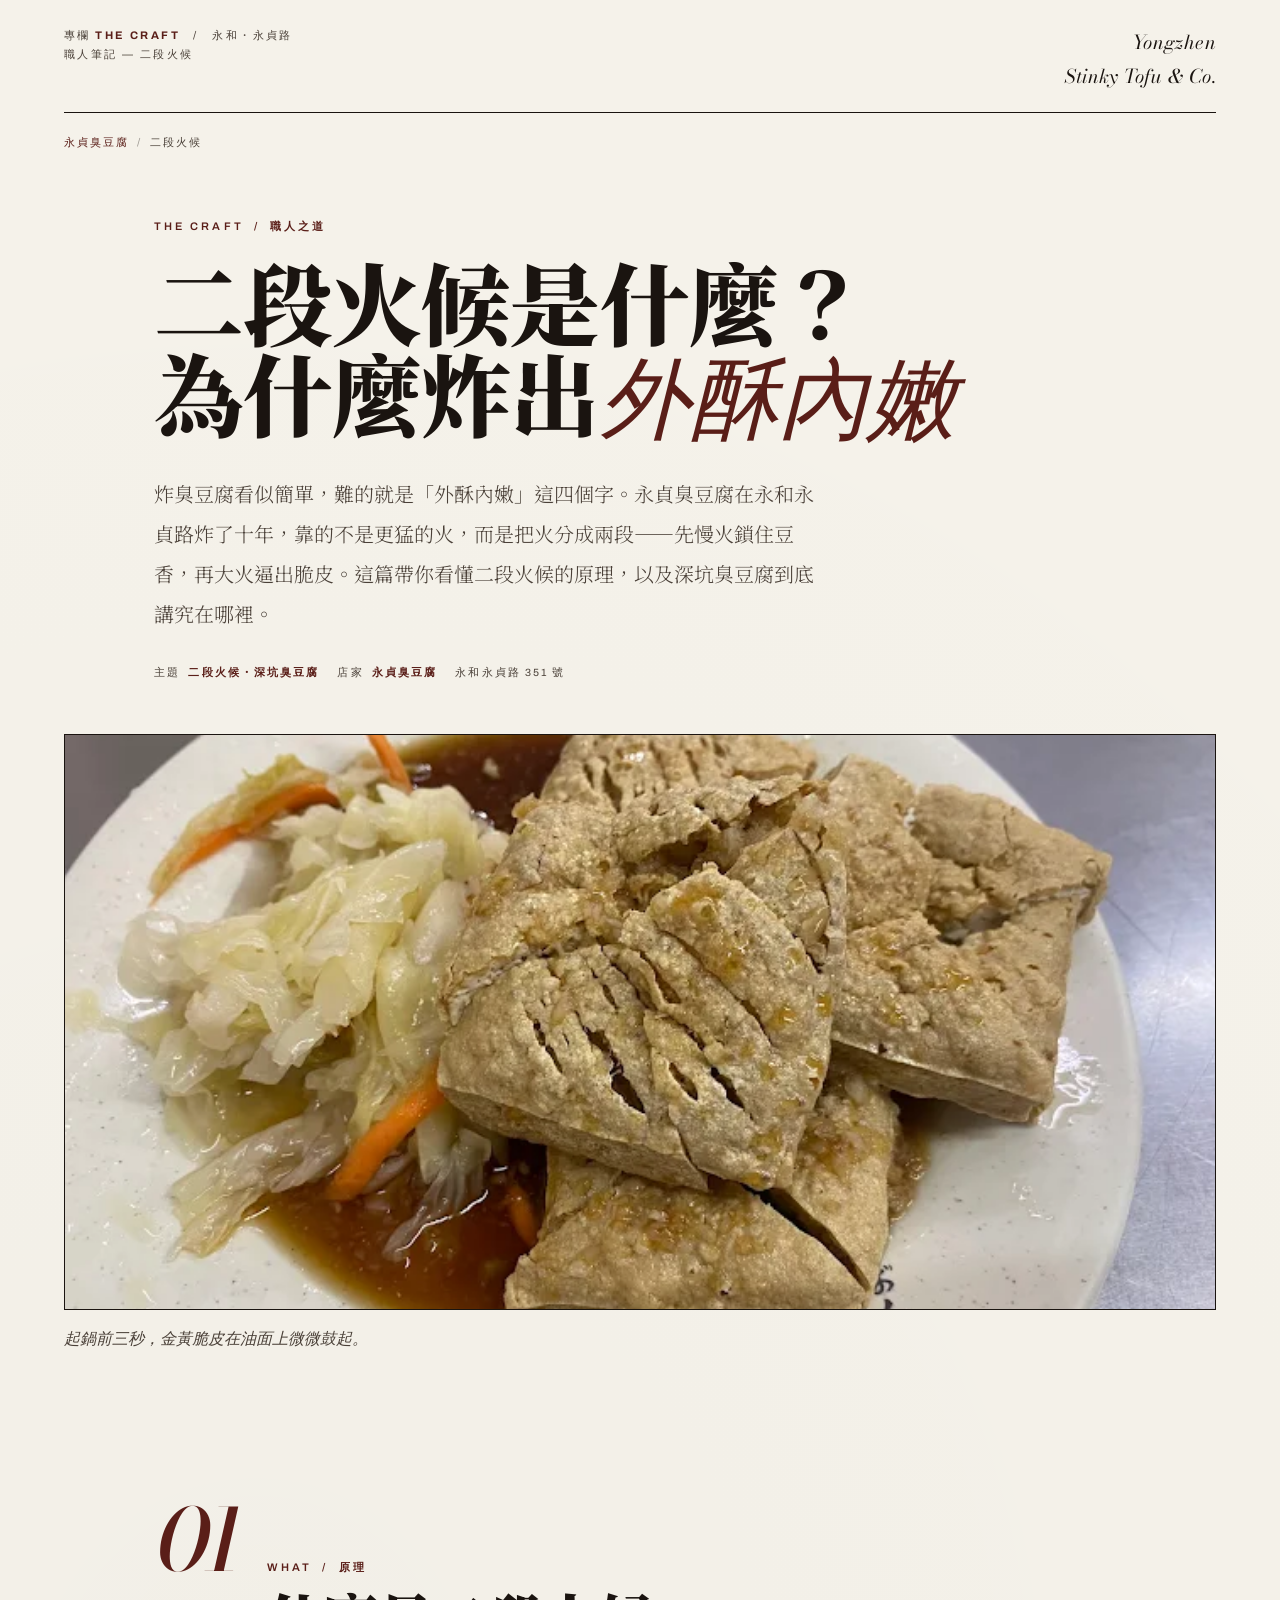
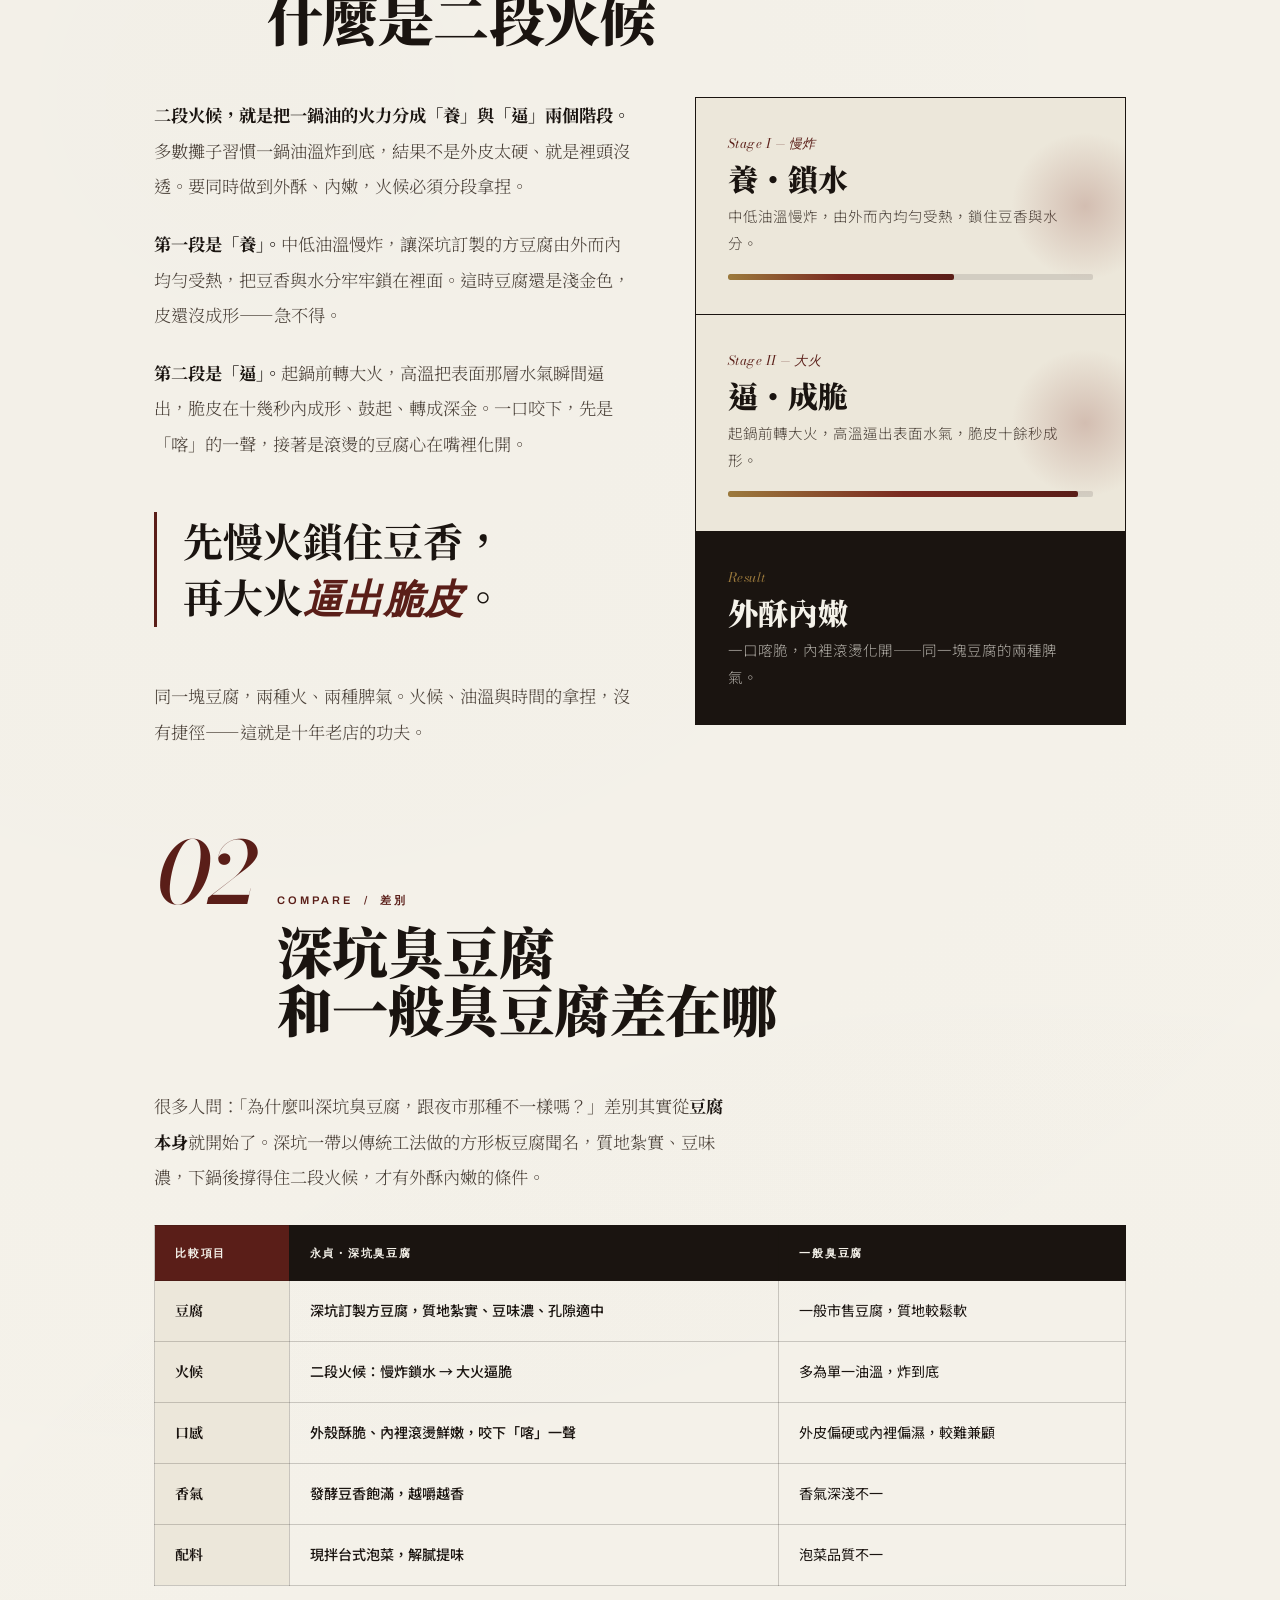
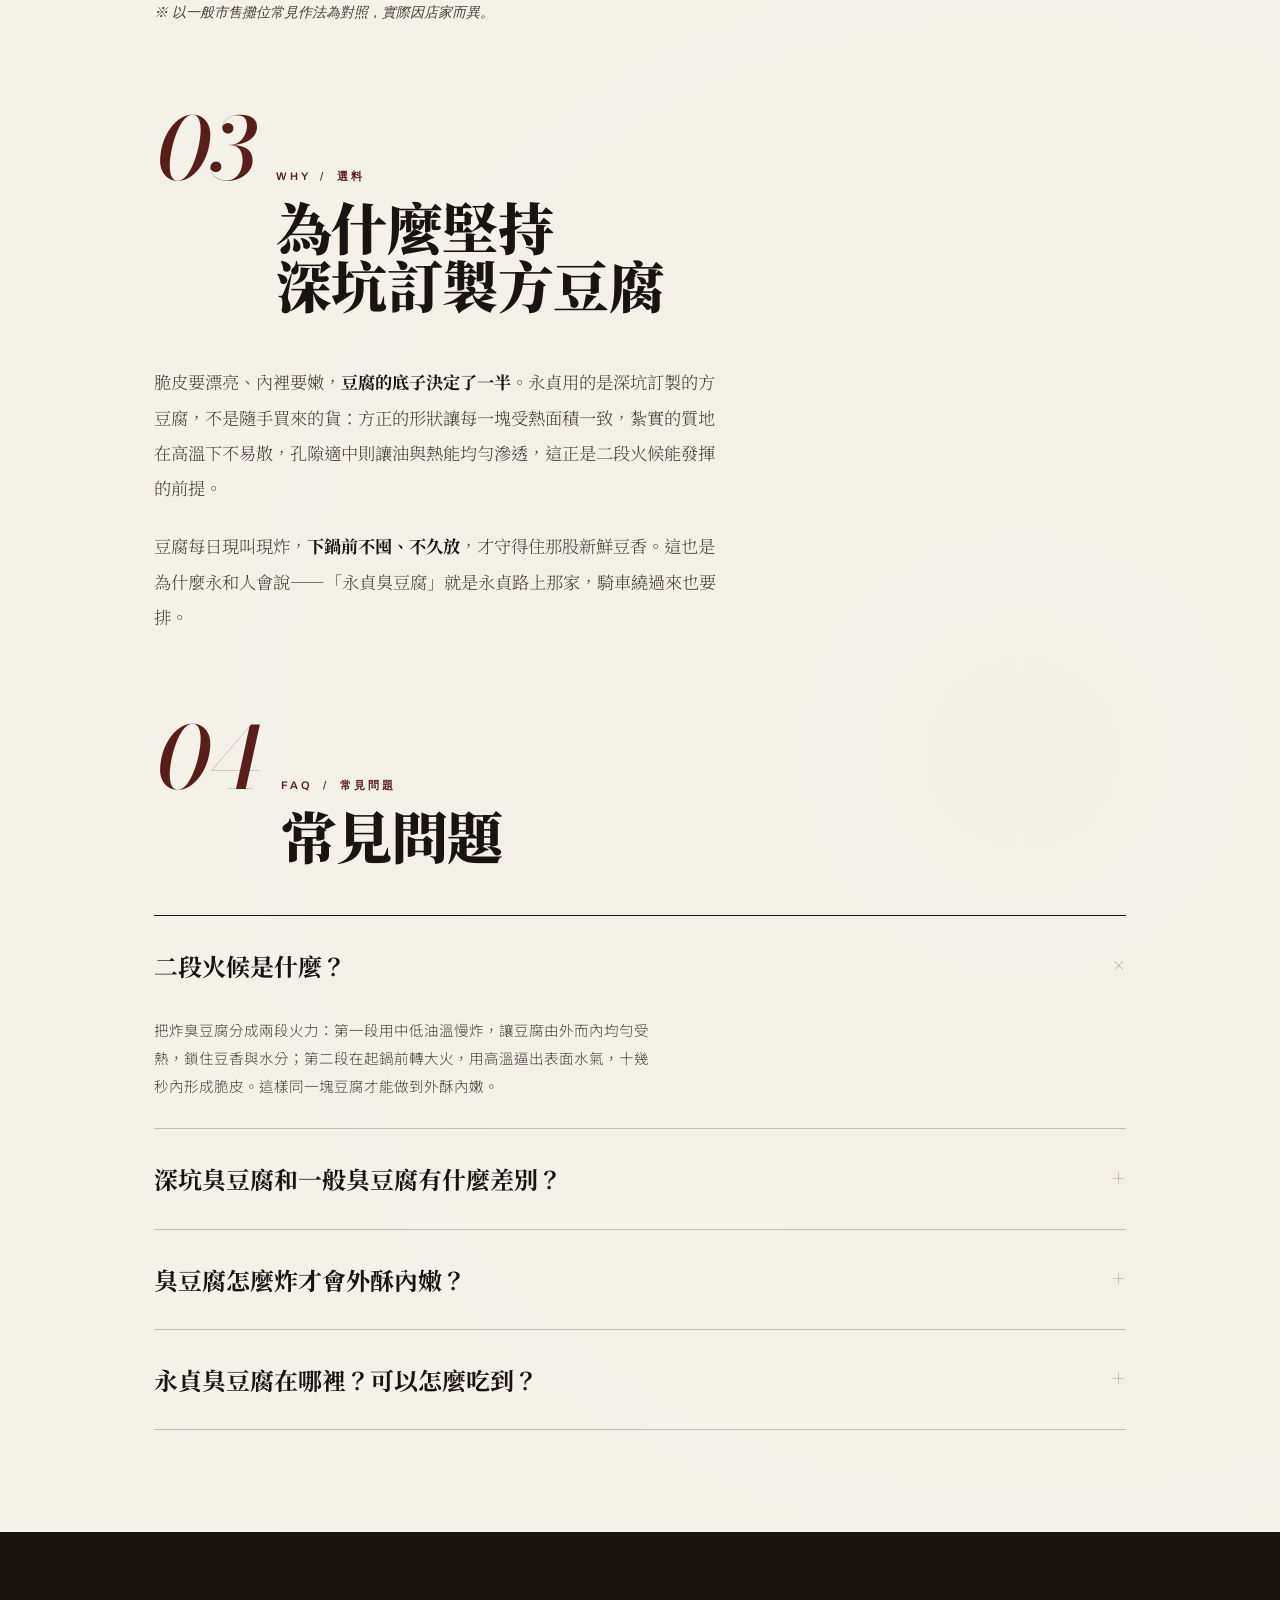
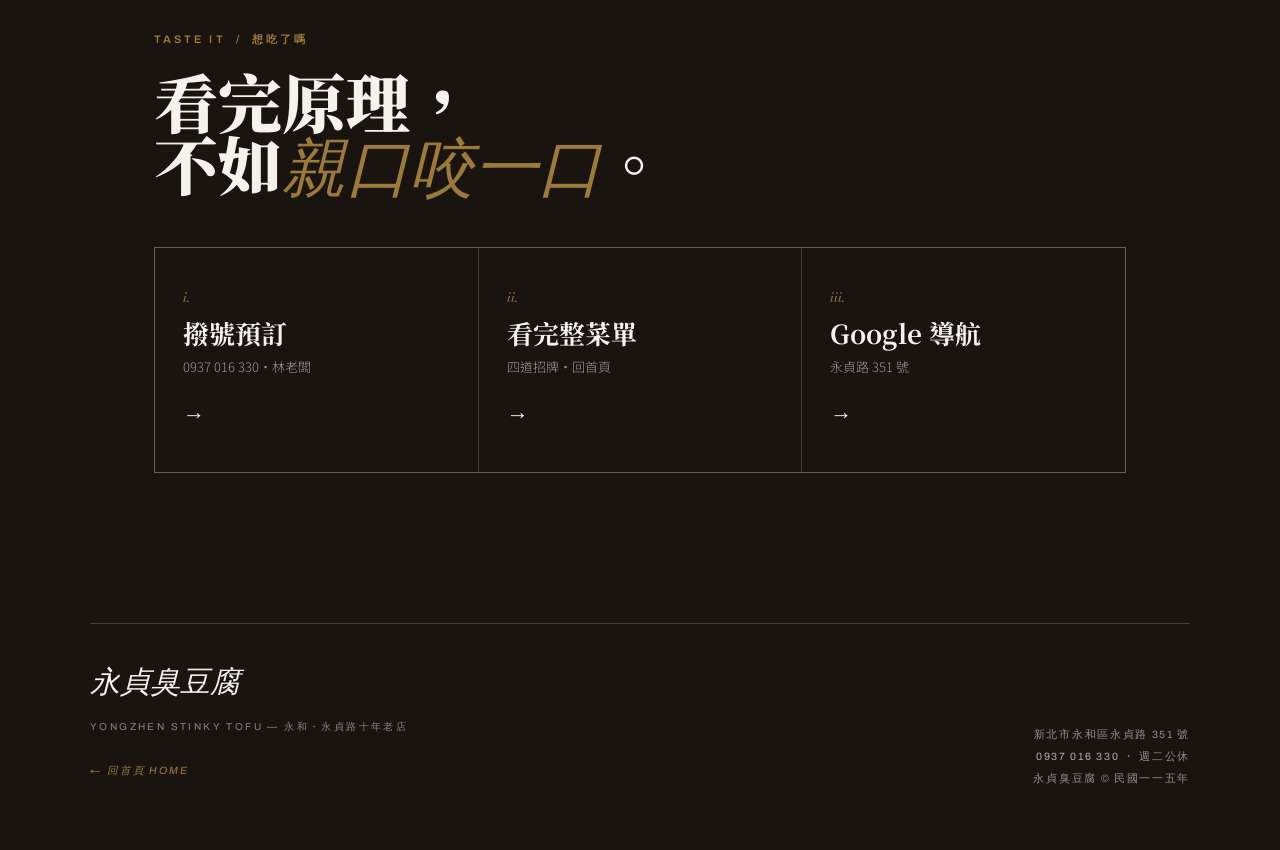
<file: er-duan-huo-hou.html>
<!DOCTYPE html>
<html lang="zh-Hant">
<head>
<meta charset="UTF-8">
<meta name="viewport" content="width=device-width, initial-scale=1.0">
<title>二段火候是什麼？深坑臭豆腐為什麼外酥內嫩｜永貞臭豆腐</title>
<meta name="description" content="二段火候是永貞臭豆腐外酥內嫩的關鍵：先中低油溫慢炸鎖住豆香與水分，再大火逼出脆皮。本文解析二段火候原理、深坑臭豆腐與一般臭豆腐的差別，以及深坑訂製方豆腐為何適合現炸。永和永貞路 351 號十年老店。">
<meta name="keywords" content="二段火候, 二段火候是什麼, 深坑臭豆腐, 深坑臭豆腐差別, 臭豆腐 外酥內嫩, 臭豆腐怎麼炸, 永貞臭豆腐, 永和臭豆腐, 深坑臭豆腐 一般臭豆腐">
<meta name="author" content="永貞・深坑臭豆腐">
<meta name="robots" content="index, follow, max-image-preview:large">
<meta name="googlebot" content="index, follow">
<meta name="geo.region" content="TW-NWT">
<meta name="geo.placename" content="新北市永和區">
<meta name="geo.position" content="25.0009;121.5135">
<meta name="ICBM" content="25.0009, 121.5135">
<link rel="canonical" href="https://yongzhen-tofu.com.tw/er-duan-huo-hou.html">
<link rel="icon" type="image/svg+xml" href="favicon.svg">
<link rel="apple-touch-icon" href="og-image.webp">
<meta property="og:title" content="二段火候是什麼？深坑臭豆腐為什麼外酥內嫩｜永貞臭豆腐">
<meta property="og:description" content="先慢火鎖住豆香、再大火逼出脆皮——解析永貞臭豆腐外酥內嫩的二段火候，以及深坑臭豆腐的講究。">
<meta property="og:type" content="article">
<meta property="og:url" content="https://yongzhen-tofu.com.tw/er-duan-huo-hou.html">
<meta property="og:image" content="https://yongzhen-tofu.com.tw/og-image.webp">
<meta property="og:image:width" content="680">
<meta property="og:image:height" content="510">
<meta property="og:image:alt" content="永貞臭豆腐脆皮特寫：二段火候現炸，附台式泡菜">
<meta property="og:locale" content="zh_TW">
<meta property="og:site_name" content="永貞臭豆腐">
<meta name="twitter:card" content="summary_large_image">
<meta name="twitter:title" content="二段火候是什麼？深坑臭豆腐為什麼外酥內嫩｜永貞臭豆腐">
<meta name="twitter:description" content="先慢火鎖住豆香、再大火逼出脆皮——解析永貞臭豆腐外酥內嫩的二段火候。">
<meta name="twitter:image" content="https://yongzhen-tofu.com.tw/og-image.webp">
<meta name="theme-color" content="#F5F2EA">

<link rel="preconnect" href="https://fonts.googleapis.com">
<link rel="preconnect" href="https://fonts.gstatic.com" crossorigin>
<link href="https://fonts.googleapis.com/css2?family=Bodoni+Moda:ital,opsz,wght@0,6..96,400;0,6..96,500;0,6..96,700;0,6..96,900;1,6..96,400;1,6..96,500&family=Archivo:wght@400;500;600;700&family=Noto+Serif+TC:wght@300;500;700;900&family=Noto+Sans+TC:wght@300;400;500;700&display=swap" rel="stylesheet">

<!-- ===== Article 結構化資料 ===== -->
<script type="application/ld+json">
{
  "@context": "https://schema.org",
  "@type": "Article",
  "headline": "二段火候是什麼？深坑臭豆腐為什麼外酥內嫩",
  "description": "解析永貞臭豆腐外酥內嫩的關鍵「二段火候」：先中低油溫慢炸鎖住豆香與水分，再大火逼出脆皮；並說明深坑臭豆腐與一般臭豆腐的差別。",
  "image": "https://yongzhen-tofu.com.tw/og-image.webp",
  "author": { "@type": "Organization", "name": "永貞臭豆腐", "url": "https://yongzhen-tofu.com.tw/" },
  "publisher": {
    "@type": "Organization",
    "name": "永貞臭豆腐",
    "logo": { "@type": "ImageObject", "url": "https://yongzhen-tofu.com.tw/og-image.webp" }
  },
  "mainEntityOfPage": { "@type": "WebPage", "@id": "https://yongzhen-tofu.com.tw/er-duan-huo-hou.html" },
  "about": ["二段火候", "深坑臭豆腐", "臭豆腐"],
  "inLanguage": "zh-Hant"
}
</script>

<!-- ===== 麵包屑 ===== -->
<script type="application/ld+json">
{
  "@context": "https://schema.org",
  "@type": "BreadcrumbList",
  "itemListElement": [
    { "@type": "ListItem", "position": 1, "name": "永貞臭豆腐", "item": "https://yongzhen-tofu.com.tw/" },
    { "@type": "ListItem", "position": 2, "name": "二段火候", "item": "https://yongzhen-tofu.com.tw/er-duan-huo-hou.html" }
  ]
}
</script>

<!-- ===== FAQ 結構化資料 ===== -->
<script type="application/ld+json">
{
  "@context": "https://schema.org",
  "@type": "FAQPage",
  "mainEntity": [
    {
      "@type": "Question",
      "name": "二段火候是什麼？",
      "acceptedAnswer": {
        "@type": "Answer",
        "text": "二段火候是把炸臭豆腐分成兩段火力：第一段用中低油溫慢炸，讓豆腐由外而內均勻受熱，鎖住豆香與水分；第二段在起鍋前轉大火，用高溫逼出表面水氣，十幾秒內形成脆皮。這樣同一塊豆腐才能做到外酥內嫩。"
      }
    },
    {
      "@type": "Question",
      "name": "深坑臭豆腐和一般臭豆腐有什麼差別？",
      "acceptedAnswer": {
        "@type": "Answer",
        "text": "深坑一帶以傳統工法製作的方形板豆腐聞名，質地較紮實、豆味濃、孔隙適中，下鍋後容易炸得外酥內嫩且不易碎。永貞臭豆腐使用深坑訂製的方豆腐，再搭配二段火候現炸，和一般攤位用一般豆腐、單一油溫炸到底的口感不同。"
      }
    },
    {
      "@type": "Question",
      "name": "臭豆腐怎麼炸才會外酥內嫩？",
      "acceptedAnswer": {
        "@type": "Answer",
        "text": "關鍵在油溫控制與分段火候。先以中低油溫慢炸讓內部熟透並鎖住水分，避免外皮太快定型而內裡夾生；起鍋前再以大火高溫把表面水氣逼出，快速形成酥脆外殼。火候、油溫與時間的拿捏，是十年老店的功夫所在。"
      }
    },
    {
      "@type": "Question",
      "name": "永貞臭豆腐在哪裡？可以怎麼吃到？",
      "acceptedAnswer": {
        "@type": "Answer",
        "text": "永貞臭豆腐位於新北市永和區永貞路 351 號，捷運頂溪站步行可達，每日 11:00–22:30、週二公休。可電話 0937 016 330 預訂到店自取，或透過 UberEats、Foodpanda 外送。"
      }
    }
  ]
}
</script>

<style>
  :root{
    --paper:#F5F2EA; --paper-deep:#ECE7DA; --ink:#1A1410; --ink-soft:#4A4038;
    --oxblood:#5A1E18; --oxblood-bright:#7A2A20; --gold:#9C7A3C; --rule:#1A1410;
    --serif-tc:"Noto Serif TC", serif; --sans-tc:"Noto Sans TC", sans-serif;
    --display:"Bodoni Moda", serif; --label:"Archivo", sans-serif;
  }
  *{margin:0;padding:0;box-sizing:border-box}
  html{scroll-behavior:smooth}
  body{
    background:var(--paper);color:var(--ink);font-family:var(--sans-tc);font-weight:400;line-height:1.8;
    -webkit-font-smoothing:antialiased;overflow-x:hidden;
    background-image:
      radial-gradient(circle at 20% 30%, rgba(0,0,0,.012) 0, transparent 40%),
      radial-gradient(circle at 80% 70%, rgba(0,0,0,.012) 0, transparent 40%);
  }
  .label{font-family:var(--label);font-weight:600;font-size:11px;letter-spacing:.28em;text-transform:uppercase;color:var(--oxblood)}
  .rule{height:1px;background:var(--rule);width:100%}

  /* reveal */
  .reveal{opacity:0;transform:translateY(28px);transition:opacity 1s cubic-bezier(.16,1,.3,1),transform 1s cubic-bezier(.16,1,.3,1)}
  .reveal.in{opacity:1;transform:none}
  .reveal-d1{transition-delay:.12s}.reveal-d2{transition-delay:.24s}.reveal-d3{transition-delay:.36s}

  img.img-fade{opacity:0;filter:blur(14px);transform:scale(1.025);transition:opacity 1.1s cubic-bezier(.16,1,.3,1),filter 1.1s cubic-bezier(.16,1,.3,1),transform 1.1s cubic-bezier(.16,1,.3,1)}
  img.img-fade.loaded{opacity:1;filter:blur(0);transform:scale(1)}

  /* Lightbox 放大檢視 */
  .lb-target{cursor:zoom-in}
  .lightbox{position:fixed;inset:0;background:rgba(20,16,12,.96);display:none;align-items:center;justify-content:center;z-index:200;padding:clamp(20px,4vw,60px);opacity:0;transition:opacity .35s ease}
  .lightbox.open{display:flex;opacity:1}
  .lb-img{max-width:100%;max-height:90vh;object-fit:contain;display:block;box-shadow:0 30px 80px rgba(0,0,0,.5)}
  .lb-close{position:absolute;top:clamp(14px,2vw,24px);right:clamp(16px,2.4vw,28px);background:transparent;border:0;color:var(--paper);font-family:var(--display);font-size:42px;line-height:1;cursor:pointer;width:48px;height:48px;display:flex;align-items:center;justify-content:center;transition:transform .3s ease,opacity .3s ease;opacity:.7}
  .lb-close:hover{opacity:1;transform:rotate(90deg)}
  .lb-cap{position:absolute;left:clamp(20px,3vw,36px);bottom:clamp(18px,2.4vw,28px);color:rgba(245,242,234,.7);font-family:var(--label);font-size:11px;letter-spacing:.2em;text-transform:uppercase;max-width:70%;line-height:1.6}

  /* 浮動撥電話 */
  .floating-call{position:fixed;right:clamp(16px,2vw,28px);bottom:clamp(16px,2vw,28px);width:60px;height:60px;border-radius:50%;background:var(--oxblood);color:var(--paper);display:flex;align-items:center;justify-content:center;box-shadow:0 8px 24px rgba(90,30,24,.45),0 2px 6px rgba(0,0,0,.18);text-decoration:none;z-index:90;transition:transform .35s cubic-bezier(.16,1,.3,1),box-shadow .35s ease,background .35s ease;opacity:0;transform:scale(.6) translateY(20px);pointer-events:none}
  .floating-call.show{opacity:1;transform:scale(1) translateY(0);pointer-events:auto}
  .floating-call:hover{transform:scale(1.08);background:var(--oxblood-bright)}
  .floating-call svg{width:26px;height:26px;fill:currentColor}
  .floating-call::after{content:"";position:absolute;inset:-6px;border-radius:50%;border:2px solid var(--oxblood);opacity:.5;animation:phoneRing 2.2s cubic-bezier(.16,1,.3,1) infinite}
  @keyframes phoneRing{0%{transform:scale(.92);opacity:.6}70%{transform:scale(1.32);opacity:0}100%{transform:scale(1.32);opacity:0}}
  @media(prefers-reduced-motion:reduce){.floating-call::after{display:none}}

  /* 刊頭 */
  .masthead{max-width:1280px;margin:0 auto;padding:26px clamp(20px,5vw,72px) 0;display:flex;justify-content:space-between;align-items:flex-start;gap:20px}
  .masthead .iss{font-family:var(--label);font-size:11px;letter-spacing:.22em;text-transform:uppercase;color:var(--ink-soft);line-height:1.7}
  .masthead .iss b{color:var(--oxblood);font-weight:700}
  .masthead .brandmark{font-family:var(--display);font-style:italic;font-size:clamp(15px,2vw,19px);letter-spacing:.02em;text-align:right;color:var(--ink);text-decoration:none}
  .masthead-rule{max-width:1280px;margin:18px auto 0;padding:0 clamp(20px,5vw,72px)}
  .masthead-rule .rule{background:var(--ink)}

  /* 麵包屑 */
  .crumb{max-width:1280px;margin:0 auto;padding:20px clamp(20px,5vw,72px) 0;font-family:var(--label);font-size:11px;letter-spacing:.18em;text-transform:uppercase;color:var(--ink-soft)}
  .crumb a{color:var(--oxblood);text-decoration:none}
  .crumb a:hover{text-decoration:underline}
  .crumb span{margin:0 8px;color:rgba(26,20,16,.4)}

  /* 文章 HERO */
  .art-hero{max-width:1100px;margin:0 auto;padding:clamp(30px,5vw,64px) clamp(20px,5vw,72px) clamp(28px,4vw,52px)}
  .art-hero .label{display:block;margin-bottom:18px}
  .art-hero h1{font-family:var(--serif-tc);font-weight:900;font-size:clamp(38px,7vw,90px);line-height:1.02;letter-spacing:-.01em;color:var(--ink)}
  .art-hero h1 em{font-family:var(--display);font-style:italic;font-weight:500;color:var(--oxblood)}
  .art-lede{font-family:var(--serif-tc);font-weight:300;font-size:clamp(16px,1.6vw,20px);line-height:2;color:var(--ink-soft);margin-top:clamp(20px,3vw,30px);max-width:60ch}
  .art-meta{margin-top:clamp(22px,3vw,30px);display:flex;gap:18px;flex-wrap:wrap;font-family:var(--label);font-size:10.5px;letter-spacing:.2em;text-transform:uppercase;color:var(--ink-soft)}
  .art-meta b{color:var(--oxblood);font-weight:700}

  .lead-figure{max-width:1280px;margin:0 auto;padding:0 clamp(20px,5vw,72px) clamp(36px,5vw,64px)}
  .lead-frame{position:relative;width:100%;aspect-ratio:16/8;border:1px solid var(--ink);overflow:hidden;background:var(--paper-deep)}
  .lead-frame img{position:absolute;inset:0;width:100%;height:100%;object-fit:cover;display:block}
  .lead-cap{font-family:var(--display);font-style:italic;font-size:clamp(13px,1.4vw,16px);color:var(--ink-soft);margin-top:14px}

  /* 章節 */
  .chapter{max-width:1100px;margin:0 auto;padding:clamp(46px,7vw,96px) clamp(20px,5vw,72px) 0}
  .chapter-head{display:flex;align-items:baseline;gap:20px;margin-bottom:clamp(28px,4vw,52px)}
  .chapter-no{font-family:var(--display);font-size:clamp(40px,7vw,86px);font-weight:500;line-height:.8;color:var(--oxblood);font-style:italic}
  .chapter-titles .label{display:block;margin-bottom:10px}
  .chapter-titles h2{font-family:var(--serif-tc);font-weight:900;font-size:clamp(28px,4.6vw,56px);line-height:1.04;letter-spacing:-.01em}

  .prose{font-family:var(--serif-tc);font-weight:300;font-size:clamp(16px,1.35vw,18.5px);line-height:2.05;color:var(--ink-soft);max-width:64ch}
  .prose p+p{margin-top:1.3em}
  .prose strong{color:var(--ink);font-weight:700}
  .pullquote{font-family:var(--serif-tc);font-weight:700;font-size:clamp(24px,3.2vw,40px);line-height:1.4;color:var(--ink);margin:clamp(30px,4vw,52px) 0;padding-left:clamp(18px,2vw,28px);border-left:3px solid var(--oxblood)}
  .pullquote em{font-family:var(--display);font-style:italic;color:var(--oxblood)}

  /* 二段火候動畫卡 */
  .craft-grid{display:grid;grid-template-columns:1.05fr .95fr;gap:clamp(30px,5vw,64px);align-items:start;margin-top:clamp(20px,3vw,30px)}
  .fire-stages{display:flex;flex-direction:column;border:1px solid var(--ink);background:var(--paper-deep)}
  .stage{padding:clamp(22px,3vw,34px) clamp(20px,2.6vw,32px);position:relative;overflow:hidden}
  .stage+.stage{border-top:1px solid var(--ink)}
  .stage-no{font-family:var(--display);font-style:italic;font-size:13px;color:var(--oxblood);letter-spacing:.04em}
  .stage h3{font-family:var(--serif-tc);font-weight:900;font-size:clamp(22px,2.6vw,30px);margin:6px 0 8px;line-height:1.1}
  .stage p{font-family:var(--sans-tc);font-weight:300;font-size:14.5px;line-height:1.85;color:var(--ink-soft);max-width:42ch}
  .stage .heat{margin-top:18px;height:6px;width:100%;background:rgba(26,20,16,.12);position:relative;overflow:hidden;border-radius:2px}
  .stage .heat::after{content:"";position:absolute;inset:0;width:0;border-radius:2px;background:linear-gradient(90deg,var(--gold),var(--oxblood-bright),var(--oxblood))}
  .stage.lit .heat::after{animation:heat 2.4s cubic-bezier(.45,0,.2,1) forwards}
  .stage:nth-child(2).lit .heat::after{animation-delay:.5s}
  @keyframes heat{from{width:0}to{width:var(--w,70%)}}
  .stage .emberglow{position:absolute;right:-40px;top:50%;transform:translateY(-50%);width:160px;height:160px;border-radius:50%;background:radial-gradient(circle,rgba(122,42,32,.22),transparent 65%);opacity:0;transition:opacity 1.4s ease}
  .stage.lit .emberglow{opacity:1}
  .stage-result{background:var(--ink);color:var(--paper)}
  .stage-result h3{color:var(--paper)}.stage-result p{color:rgba(245,242,234,.7)}.stage-result .stage-no{color:var(--gold)}

  /* 比較表 */
  .compare{width:100%;border-collapse:collapse;margin-top:clamp(10px,2vw,18px);border:1px solid var(--ink);font-family:var(--sans-tc)}
  .compare caption{caption-side:bottom;font-family:var(--display);font-style:italic;font-size:14px;color:var(--ink-soft);margin-top:14px;text-align:left}
  .compare th,.compare td{border:1px solid rgba(26,20,16,.2);padding:clamp(13px,1.6vw,18px) clamp(12px,1.6vw,20px);text-align:left;vertical-align:top;font-size:clamp(14px,1.1vw,15.5px);line-height:1.7}
  .compare thead th{background:var(--ink);color:var(--paper);font-family:var(--label);font-size:11px;font-weight:600;letter-spacing:.16em;text-transform:uppercase}
  .compare thead th:first-child{background:var(--oxblood)}
  .compare tbody th{font-family:var(--serif-tc);font-weight:700;color:var(--ink);background:var(--paper-deep);white-space:nowrap}
  .compare .yz{color:var(--ink);font-weight:500}
  .compare tbody tr:hover td,.compare tbody tr:hover th{background:rgba(156,122,60,.06)}

  /* FAQ 手風琴 */
  .faq{border-top:1px solid var(--ink);margin-top:clamp(10px,2vw,18px)}
  .faq details{border-bottom:1px solid rgba(26,20,16,.22)}
  .faq summary{list-style:none;cursor:pointer;padding:clamp(20px,2.6vw,28px) 0;display:flex;justify-content:space-between;align-items:center;gap:20px;font-family:var(--serif-tc);font-weight:700;font-size:clamp(18px,2vw,24px);color:var(--ink);transition:color .3s ease}
  .faq summary::-webkit-details-marker{display:none}
  .faq summary:hover{color:var(--oxblood)}
  .faq summary .mark{font-family:var(--display);font-size:28px;color:var(--oxblood);line-height:1;transition:transform .35s cubic-bezier(.16,1,.3,1);flex-shrink:0}
  .faq details[open] summary .mark{transform:rotate(45deg)}
  .faq .faq-body{font-family:var(--sans-tc);font-weight:300;font-size:clamp(14.5px,1.1vw,16px);line-height:1.95;color:var(--ink-soft);padding:0 0 clamp(22px,2.6vw,28px);max-width:62ch}

  /* CTA */
  .cta{background:var(--ink);color:var(--paper);margin-top:clamp(56px,8vw,110px)}
  .cta-inner{max-width:1100px;margin:0 auto;padding:clamp(50px,7vw,96px) clamp(20px,5vw,72px)}
  .cta-inner .label{color:var(--gold)}
  .cta h2{font-family:var(--serif-tc);font-weight:900;font-size:clamp(30px,5vw,68px);line-height:.98;margin:18px 0 clamp(30px,4vw,48px);color:var(--paper)}
  .cta h2 em{font-family:var(--display);font-style:italic;font-weight:500;color:var(--gold)}
  .cta-actions{display:grid;grid-template-columns:repeat(3,1fr);gap:1px;background:rgba(245,242,234,.18);border:1px solid rgba(245,242,234,.18)}
  .cta-act{background:var(--ink);padding:clamp(24px,3vw,38px) clamp(18px,2.4vw,28px);text-decoration:none;color:var(--paper);display:flex;flex-direction:column;gap:8px;transition:background .35s ease}
  .cta-act:hover{background:var(--oxblood)}
  .cta-act .n{font-family:var(--display);font-style:italic;font-size:13px;color:var(--gold)}
  .cta-act:hover .n{color:var(--paper)}
  .cta-act .t{font-family:var(--serif-tc);font-weight:700;font-size:clamp(19px,2.2vw,26px);line-height:1.15}
  .cta-act .d{font-family:var(--sans-tc);font-weight:300;font-size:13px;color:rgba(245,242,234,.6)}
  .cta-act:hover .d{color:rgba(245,242,234,.85)}
  .cta-act .arrow{font-family:var(--display);font-size:22px;margin-top:8px;transition:transform .35s ease}
  .cta-act:hover .arrow{transform:translateX(8px)}

  /* footer */
  footer{background:var(--ink);color:rgba(245,242,234,.7);padding:clamp(40px,5vw,60px) clamp(20px,5vw,72px)}
  .foot-inner{max-width:1100px;margin:0 auto;display:flex;justify-content:space-between;align-items:flex-end;flex-wrap:wrap;gap:24px;border-top:1px solid rgba(245,242,234,.2);padding-top:30px}
  .foot-brand{font-family:var(--display);font-style:italic;font-size:clamp(20px,2.4vw,30px);color:var(--paper)}
  .foot-brand small{display:block;font-family:var(--label);font-style:normal;font-size:10px;letter-spacing:.24em;text-transform:uppercase;margin-top:10px;color:rgba(245,242,234,.5)}
  .foot-meta{font-family:var(--label);font-size:10.5px;letter-spacing:.16em;text-transform:uppercase;text-align:right;line-height:2.1;color:rgba(245,242,234,.55)}
  .foot-meta a{color:rgba(245,242,234,.7);text-decoration:none}
  .foot-back{display:inline-block;margin-top:14px;font-family:var(--label);font-size:10.5px;letter-spacing:.18em;text-transform:uppercase;color:var(--gold);text-decoration:none}
  .foot-back:hover{text-decoration:underline}

  @media(max-width:880px){
    .craft-grid{grid-template-columns:1fr;gap:38px}
    .cta-actions{grid-template-columns:1fr}
    .compare{display:block;overflow-x:auto}
  }
  @media(max-width:520px){
    .masthead{flex-direction:column;gap:12px}
    .masthead .brandmark{text-align:left}
  }
</style>
</head>
<body>

  <!-- ===== 刊頭 ===== -->
  <header class="masthead reveal in">
    <div class="iss">
      專欄 <b>The Craft</b>　/　永和・永貞路<br>
      職人筆記 — 二段火候
    </div>
    <a class="brandmark" href="index.html">Yongzhen<br>Stinky Tofu &amp; Co.</a>
  </header>
  <div class="masthead-rule reveal in"><div class="rule"></div></div>

  <!-- ===== 麵包屑 ===== -->
  <nav class="crumb reveal in" aria-label="麵包屑">
    <a href="index.html">永貞臭豆腐</a><span>/</span>二段火候
  </nav>

  <!-- ===== 文章 HERO ===== -->
  <article>
  <header class="art-hero">
    <span class="label reveal in">The Craft &nbsp;/&nbsp; 職人之道</span>
    <h1 class="reveal in reveal-d1">二段火候是什麼？<br>為什麼炸出<em>外酥內嫩</em></h1>
    <p class="art-lede reveal in reveal-d2">炸臭豆腐看似簡單，難的就是「外酥內嫩」這四個字。永貞臭豆腐在永和永貞路炸了十年，靠的不是更猛的火，而是把火分成兩段——先慢火鎖住豆香，再大火逼出脆皮。這篇帶你看懂二段火候的原理，以及深坑臭豆腐到底講究在哪裡。</p>
    <div class="art-meta reveal in reveal-d3">
      <span>主題&nbsp;&nbsp;<b>二段火候・深坑臭豆腐</b></span>
      <span>店家&nbsp;&nbsp;<b>永貞臭豆腐</b></span>
      <span>永和永貞路 351 號</span>
    </div>
  </header>

  <figure class="lead-figure reveal">
    <div class="lead-frame">
      <img class="img-fade lb-target" src="永貞豆腐店網路照片/unnamed (1).webp" alt="永貞深坑臭豆腐脆皮特寫：二段火候現炸，外酥內嫩，配台式泡菜">
    </div>
    <figcaption class="lead-cap">起鍋前三秒，金黃脆皮在油面上微微鼓起。</figcaption>
  </figure>

  <!-- ===== 01 什麼是二段火候 ===== -->
  <section class="chapter">
    <div class="chapter-head reveal">
      <div class="chapter-no">01</div>
      <div class="chapter-titles">
        <span class="label">What &nbsp;/&nbsp; 原理</span>
        <h2>什麼是二段火候</h2>
      </div>
    </div>

    <div class="craft-grid">
      <div class="prose reveal">
        <p><strong>二段火候，就是把一鍋油的火力分成「養」與「逼」兩個階段。</strong>多數攤子習慣一鍋油溫炸到底，結果不是外皮太硬、就是裡頭沒透。要同時做到外酥、內嫩，火候必須分段拿捏。</p>
        <p><strong>第一段是「養」。</strong>中低油溫慢炸，讓深坑訂製的方豆腐由外而內均勻受熱，把豆香與水分牢牢鎖在裡面。這時豆腐還是淺金色，皮還沒成形——急不得。</p>
        <p><strong>第二段是「逼」。</strong>起鍋前轉大火，高溫把表面那層水氣瞬間逼出，脆皮在十幾秒內成形、鼓起、轉成深金。一口咬下，先是「喀」的一聲，接著是滾燙的豆腐心在嘴裡化開。</p>
        <div class="pullquote">先慢火鎖住豆香，<br>再大火<em>逼出脆皮</em>。</div>
        <p>同一塊豆腐，兩種火、兩種脾氣。火候、油溫與時間的拿捏，沒有捷徑——這就是十年老店的功夫。</p>
      </div>

      <div class="fire-stages reveal reveal-d1" id="fireStages">
        <div class="stage" style="--w:62%">
          <span class="emberglow"></span>
          <div class="stage-no">Stage I — 慢炸</div>
          <h3>養・鎖水</h3>
          <p>中低油溫慢炸，由外而內均勻受熱，鎖住豆香與水分。</p>
          <div class="heat"></div>
        </div>
        <div class="stage" style="--w:96%">
          <span class="emberglow"></span>
          <div class="stage-no">Stage II — 大火</div>
          <h3>逼・成脆</h3>
          <p>起鍋前轉大火，高溫逼出表面水氣，脆皮十餘秒成形。</p>
          <div class="heat"></div>
        </div>
        <div class="stage stage-result">
          <div class="stage-no">Result</div>
          <h3>外酥內嫩</h3>
          <p>一口喀脆，內裡滾燙化開——同一塊豆腐的兩種脾氣。</p>
        </div>
      </div>
    </div>
  </section>

  <!-- ===== 02 深坑 vs 一般 ===== -->
  <section class="chapter">
    <div class="chapter-head reveal">
      <div class="chapter-no">02</div>
      <div class="chapter-titles">
        <span class="label">Compare &nbsp;/&nbsp; 差別</span>
        <h2>深坑臭豆腐<br>和一般臭豆腐差在哪</h2>
      </div>
    </div>

    <div class="prose reveal" style="margin-bottom:clamp(20px,3vw,30px)">
      <p>很多人問：「為什麼叫深坑臭豆腐，跟夜市那種不一樣嗎？」差別其實從<strong>豆腐本身</strong>就開始了。深坑一帶以傳統工法做的方形板豆腐聞名，質地紮實、豆味濃，下鍋後撐得住二段火候，才有外酥內嫩的條件。</p>
    </div>

    <table class="compare reveal reveal-d1">
      <caption>※ 以一般市售攤位常見作法為對照，實際因店家而異。</caption>
      <thead>
        <tr>
          <th scope="col">比較項目</th>
          <th scope="col">永貞・深坑臭豆腐</th>
          <th scope="col">一般臭豆腐</th>
        </tr>
      </thead>
      <tbody>
        <tr>
          <th scope="row">豆腐</th>
          <td class="yz">深坑訂製方豆腐，質地紮實、豆味濃、孔隙適中</td>
          <td>一般市售豆腐，質地較鬆軟</td>
        </tr>
        <tr>
          <th scope="row">火候</th>
          <td class="yz">二段火候：慢炸鎖水 → 大火逼脆</td>
          <td>多為單一油溫，炸到底</td>
        </tr>
        <tr>
          <th scope="row">口感</th>
          <td class="yz">外殼酥脆、內裡滾燙鮮嫩，咬下「喀」一聲</td>
          <td>外皮偏硬或內裡偏濕，較難兼顧</td>
        </tr>
        <tr>
          <th scope="row">香氣</th>
          <td class="yz">發酵豆香飽滿，越嚼越香</td>
          <td>香氣深淺不一</td>
        </tr>
        <tr>
          <th scope="row">配料</th>
          <td class="yz">現拌台式泡菜，解膩提味</td>
          <td>泡菜品質不一</td>
        </tr>
      </tbody>
    </table>
  </section>

  <!-- ===== 03 為什麼深坑訂製方豆腐 ===== -->
  <section class="chapter">
    <div class="chapter-head reveal">
      <div class="chapter-no">03</div>
      <div class="chapter-titles">
        <span class="label">Why &nbsp;/&nbsp; 選料</span>
        <h2>為什麼堅持<br>深坑訂製方豆腐</h2>
      </div>
    </div>
    <div class="prose reveal">
      <p>脆皮要漂亮、內裡要嫩，<strong>豆腐的底子決定了一半</strong>。永貞用的是深坑訂製的方豆腐，不是隨手買來的貨：方正的形狀讓每一塊受熱面積一致，紮實的質地在高溫下不易散，孔隙適中則讓油與熱能均勻滲透，這正是二段火候能發揮的前提。</p>
      <p>豆腐每日現叫現炸，<strong>下鍋前不囤、不久放</strong>，才守得住那股新鮮豆香。這也是為什麼永和人會說——「永貞臭豆腐」就是永貞路上那家，騎車繞過來也要排。</p>
    </div>
  </section>

  <!-- ===== 04 FAQ ===== -->
  <section class="chapter">
    <div class="chapter-head reveal">
      <div class="chapter-no">04</div>
      <div class="chapter-titles">
        <span class="label">FAQ &nbsp;/&nbsp; 常見問題</span>
        <h2>常見問題</h2>
      </div>
    </div>
    <div class="faq reveal">
      <details open>
        <summary>二段火候是什麼？<span class="mark">+</span></summary>
        <div class="faq-body">把炸臭豆腐分成兩段火力：第一段用中低油溫慢炸，讓豆腐由外而內均勻受熱，鎖住豆香與水分；第二段在起鍋前轉大火，用高溫逼出表面水氣，十幾秒內形成脆皮。這樣同一塊豆腐才能做到外酥內嫩。</div>
      </details>
      <details>
        <summary>深坑臭豆腐和一般臭豆腐有什麼差別？<span class="mark">+</span></summary>
        <div class="faq-body">深坑一帶以傳統工法製作的方形板豆腐聞名，質地較紮實、豆味濃、孔隙適中，下鍋後容易炸得外酥內嫩且不易碎。永貞臭豆腐使用深坑訂製的方豆腐，再搭配二段火候現炸，和一般攤位用一般豆腐、單一油溫炸到底的口感不同。</div>
      </details>
      <details>
        <summary>臭豆腐怎麼炸才會外酥內嫩？<span class="mark">+</span></summary>
        <div class="faq-body">關鍵在油溫控制與分段火候。先以中低油溫慢炸讓內部熟透並鎖住水分，避免外皮太快定型而內裡夾生；起鍋前再以大火高溫把表面水氣逼出，快速形成酥脆外殼。火候、油溫與時間的拿捏，是十年老店的功夫所在。</div>
      </details>
      <details>
        <summary>永貞臭豆腐在哪裡？可以怎麼吃到？<span class="mark">+</span></summary>
        <div class="faq-body">位於新北市永和區永貞路 351 號，捷運頂溪站步行可達，每日 11:00–22:30、週二公休。可電話 0937 016 330 預訂到店自取，或透過 UberEats、Foodpanda 外送。</div>
      </details>
    </div>
  </section>
  </article>

  <!-- ===== CTA ===== -->
  <section class="cta">
    <div class="cta-inner">
      <span class="label reveal">Taste It &nbsp;/&nbsp; 想吃了嗎</span>
      <h2 class="reveal reveal-d1">看完原理，<br>不如<em>親口咬一口</em>。</h2>
      <div class="cta-actions reveal reveal-d2">
        <a class="cta-act" href="tel:+886937016330">
          <span class="n">i.</span>
          <span class="t">撥號預訂</span>
          <span class="d">0937 016 330・林老闆</span>
          <span class="arrow">→</span>
        </a>
        <a class="cta-act" href="index.html#menu">
          <span class="n">ii.</span>
          <span class="t">看完整菜單</span>
          <span class="d">四道招牌・回首頁</span>
          <span class="arrow">→</span>
        </a>
        <a class="cta-act" href="https://www.google.com/maps/search/?api=1&query=新北市永和區永貞路351號" target="_blank" rel="noopener">
          <span class="n">iii.</span>
          <span class="t">Google 導航</span>
          <span class="d">永貞路 351 號</span>
          <span class="arrow">→</span>
        </a>
      </div>
    </div>
  </section>

  <!-- ===== 浮動撥電話 ===== -->
  <a class="floating-call" id="floatingCall" href="tel:+886937016330" aria-label="撥打電話 0937 016 330 訂購永貞臭豆腐">
    <svg viewBox="0 0 24 24" aria-hidden="true">
      <path d="M20 15.5c-1.2 0-2.4-.2-3.6-.6-.3-.1-.7 0-1 .2l-2.2 2.2c-2.8-1.4-5.1-3.8-6.6-6.6l2.2-2.2c.3-.3.4-.7.2-1-.3-1.1-.5-2.3-.5-3.5 0-.6-.4-1-1-1H4c-.6 0-1 .4-1 1 0 9.4 7.6 17 17 17 .6 0 1-.4 1-1v-3.5c0-.6-.4-1-1-1zM19 12h2c0-5-4-9-9-9v2c3.9 0 7 3.1 7 7zm-4 0h2c0-2.8-2.2-5-5-5v2c1.7 0 3 1.4 3 3z"/>
    </svg>
  </a>

  <!-- ===== Lightbox ===== -->
  <div class="lightbox" id="lightbox" aria-hidden="true" role="dialog" aria-label="圖片放大檢視">
    <button class="lb-close" aria-label="關閉圖片" type="button">×</button>
    <img class="lb-img" alt="">
    <div class="lb-cap"></div>
  </div>

  <!-- ===== 版權頁 ===== -->
  <footer>
    <div class="foot-inner">
      <div class="foot-brand">
        永貞臭豆腐
        <small>Yongzhen Stinky Tofu — 永和・永貞路十年老店</small>
        <a class="foot-back" href="index.html">← 回首頁 Home</a>
      </div>
      <div class="foot-meta">
        新北市永和區永貞路 351 號<br>
        <a href="tel:+886937016330">0937 016 330</a> ・ 週二公休<br>
        永貞臭豆腐 © 民國一一五年
      </div>
    </div>
  </footer>

<script>
  // 進場 reveal
  const io = new IntersectionObserver((entries)=>{
    entries.forEach(e=>{ if(e.isIntersecting){ e.target.classList.add('in'); io.unobserve(e.target);} });
  },{threshold:.16, rootMargin:"0px 0px -8% 0px"});
  document.querySelectorAll('.reveal:not(.in)').forEach(el=>io.observe(el));

  // 二段火候點火
  const fire = document.getElementById('fireStages');
  if(fire){
    const fireIO = new IntersectionObserver((entries)=>{
      entries.forEach(e=>{
        if(e.isIntersecting){
          e.target.querySelectorAll('.stage').forEach((s,i)=>setTimeout(()=>s.classList.add('lit'), i*700));
          fireIO.unobserve(e.target);
        }
      });
    },{threshold:.4});
    fireIO.observe(fire);
  }

  // 圖片 blur-up
  document.querySelectorAll('img.img-fade').forEach(img=>{
    if(img.complete && img.naturalWidth>0) img.classList.add('loaded');
    else { img.addEventListener('load', ()=>img.classList.add('loaded'), {once:true}); img.addEventListener('error', ()=>img.classList.add('loaded'), {once:true}); }
  });

  // 浮動撥電話
  const fc = document.getElementById('floatingCall');
  if(fc){
    const onScroll = ()=>{ fc.classList.toggle('show', window.scrollY > window.innerHeight*0.5); };
    window.addEventListener('scroll', onScroll, {passive:true});
    onScroll();
  }

  // Lightbox：點圖放大
  (function(){
    const lb = document.getElementById('lightbox'); if(!lb) return;
    const lbImg = lb.querySelector('.lb-img'), lbCap = lb.querySelector('.lb-cap');
    const open = (src, alt)=>{ lbImg.src=src; lbImg.alt=alt||''; lbCap.textContent=alt||''; lb.classList.add('open'); lb.setAttribute('aria-hidden','false'); document.body.style.overflow='hidden'; };
    const close = ()=>{ lb.classList.remove('open'); lb.setAttribute('aria-hidden','true'); document.body.style.overflow=''; setTimeout(()=>{ lbImg.src=''; }, 300); };
    document.querySelectorAll('.lb-target').forEach(img=>{ img.addEventListener('click', e=>{ e.preventDefault(); open(img.currentSrc||img.src, img.alt); }); });
    lb.addEventListener('click', e=>{ if(e.target===lb || e.target.classList.contains('lb-close')) close(); });
    document.addEventListener('keydown', e=>{ if(e.key==='Escape' && lb.classList.contains('open')) close(); });
  })();
</script>
</body>
</html>
</file>
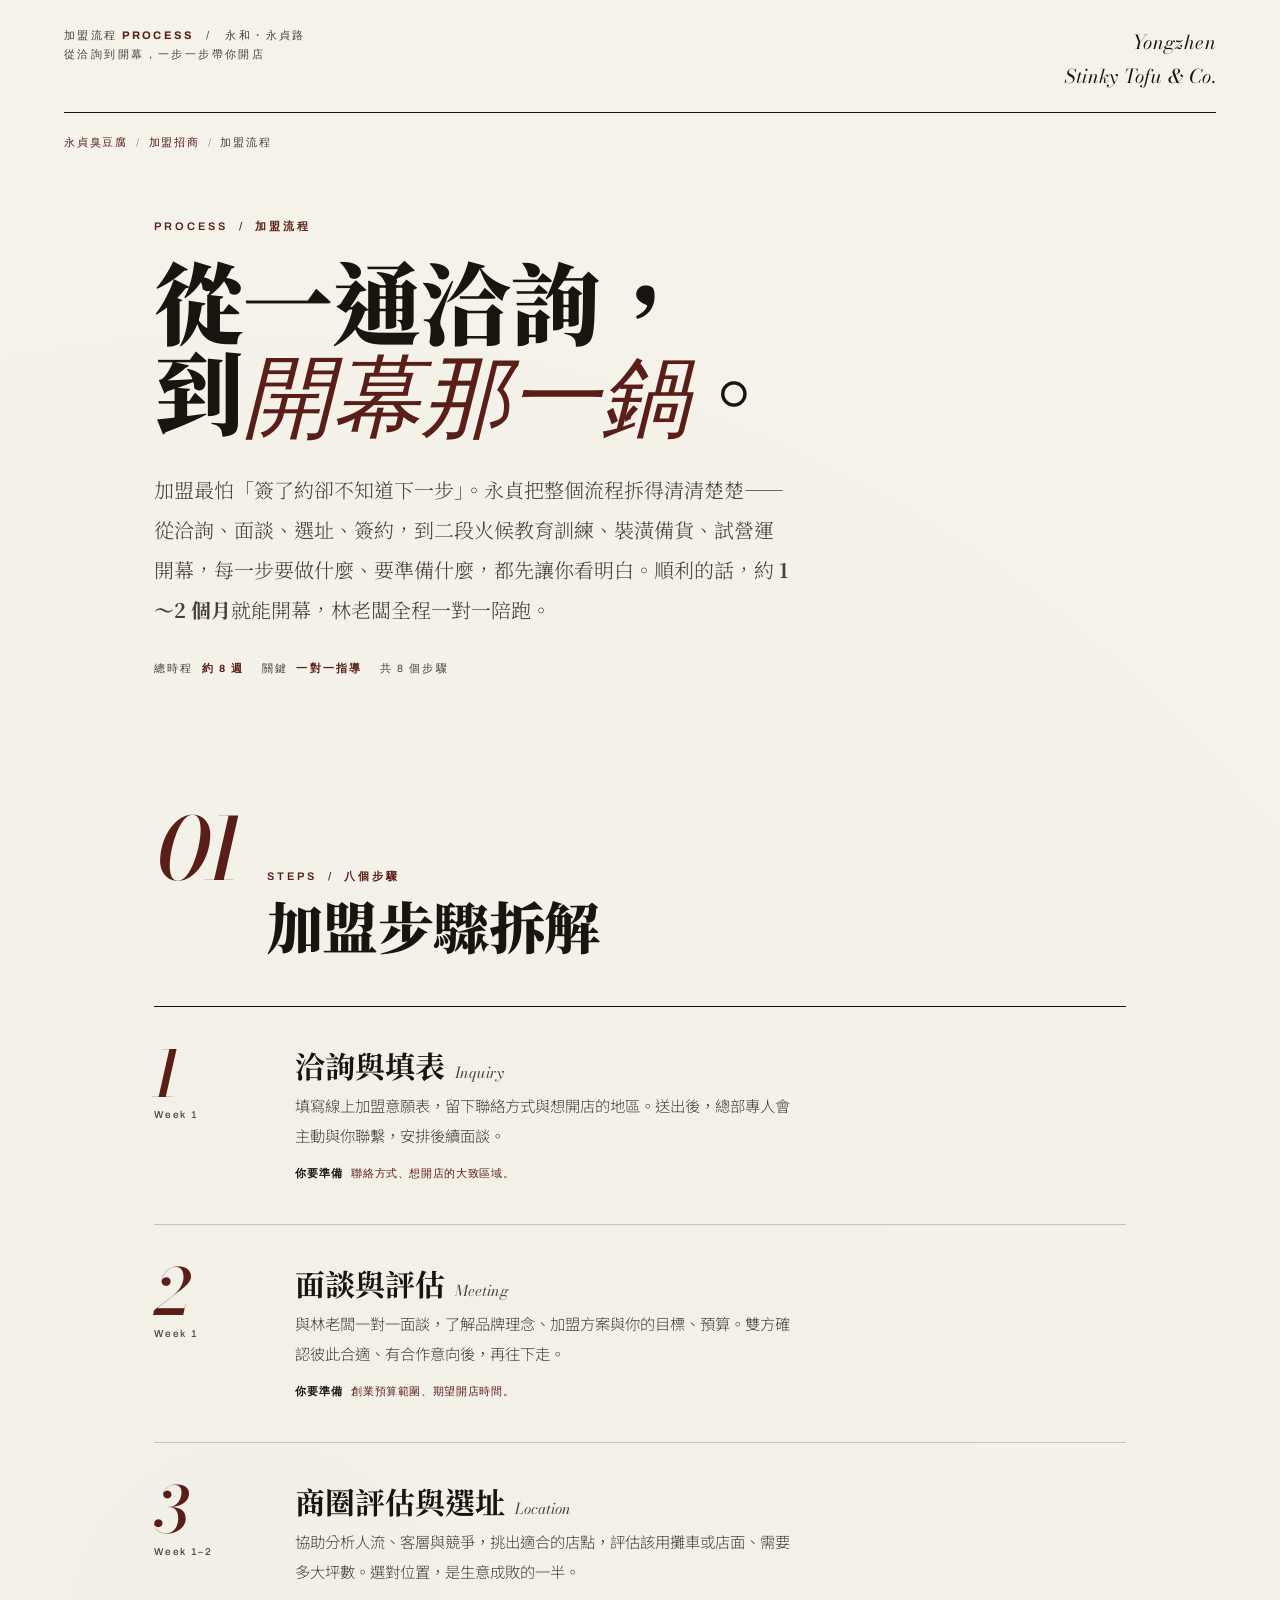
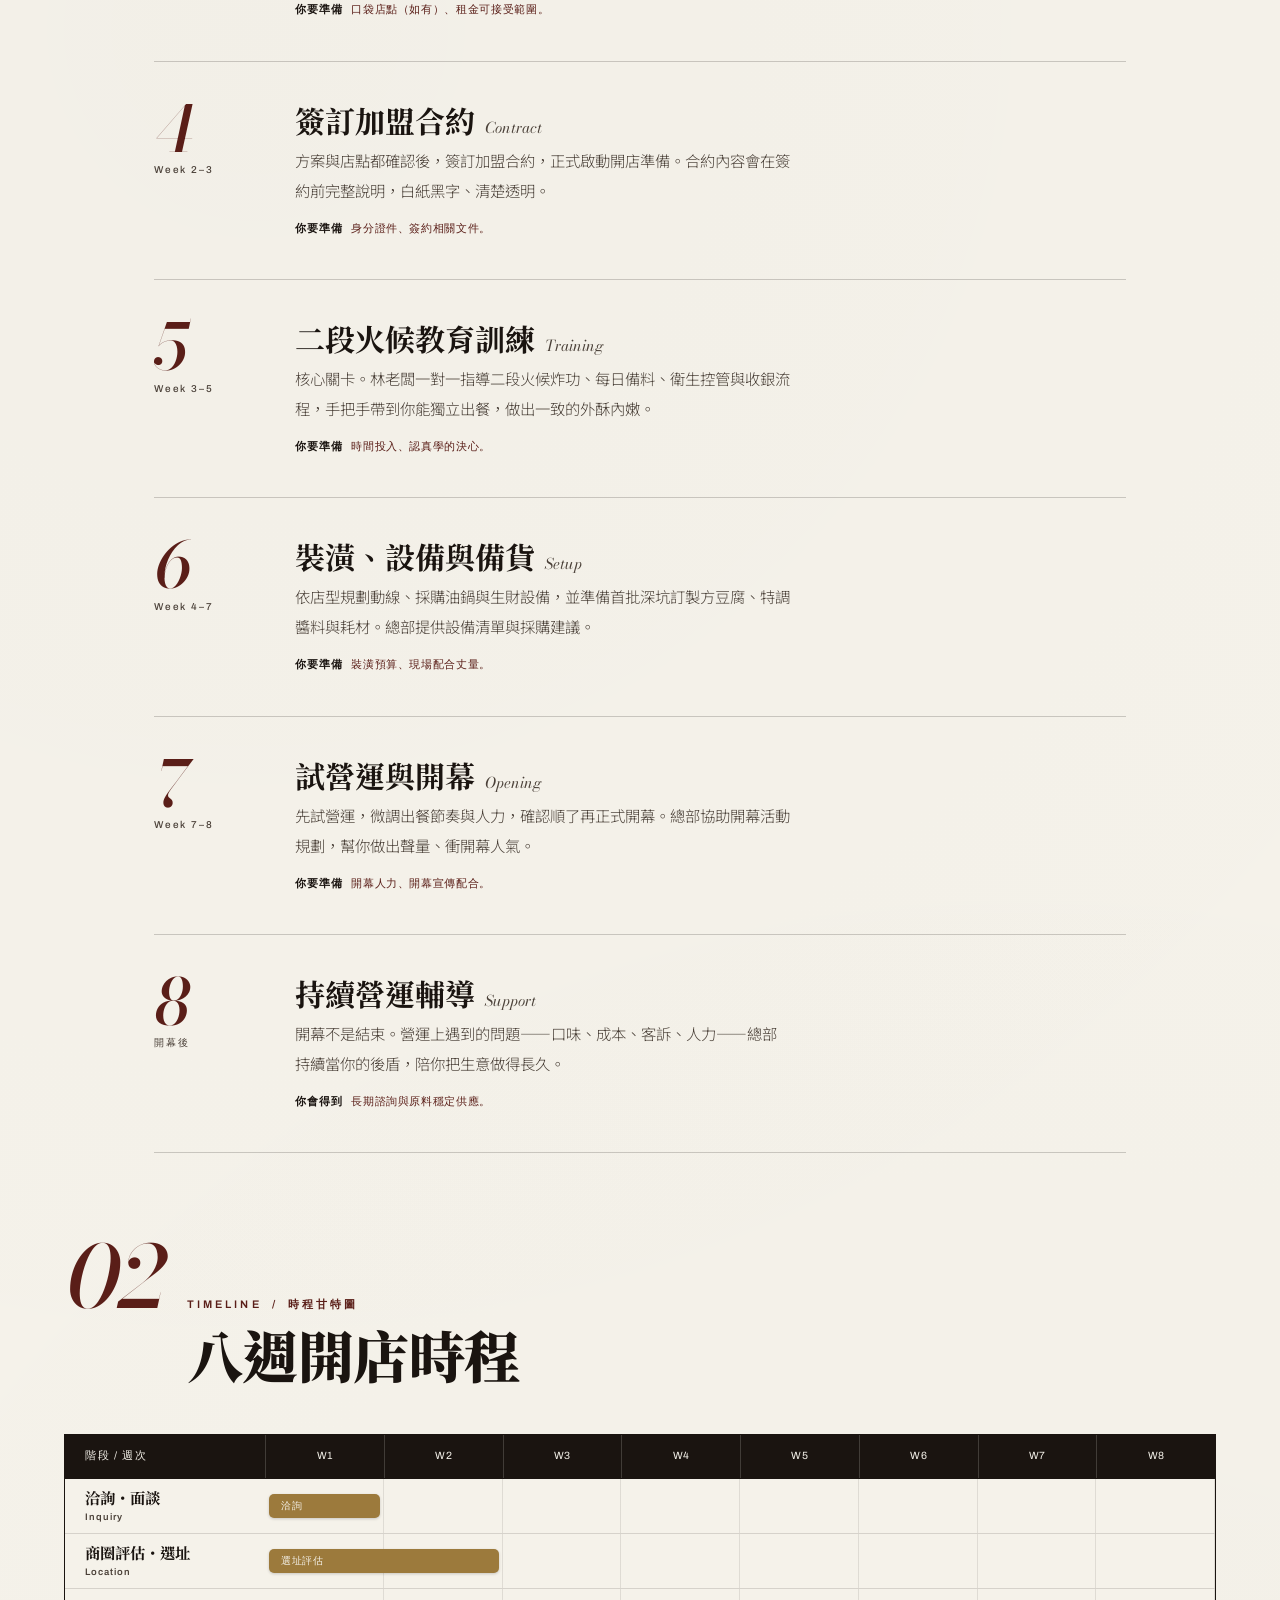
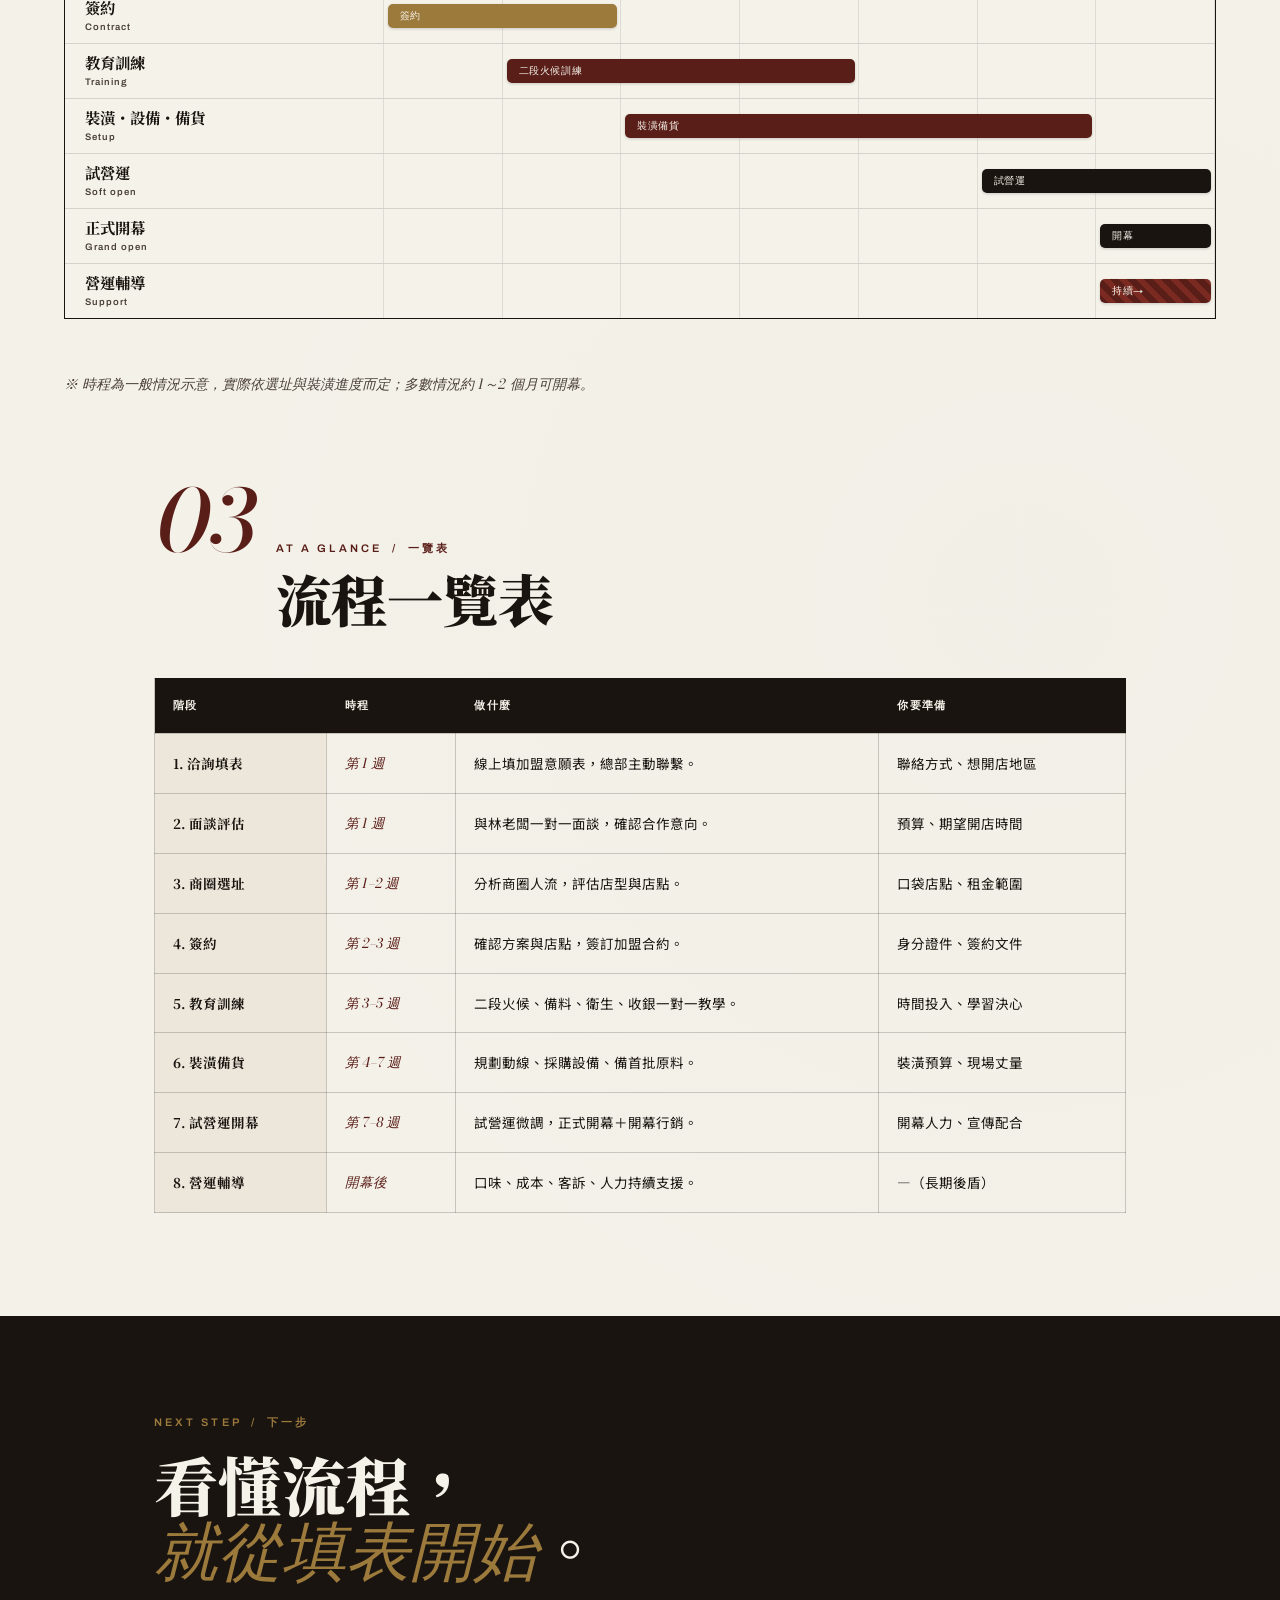
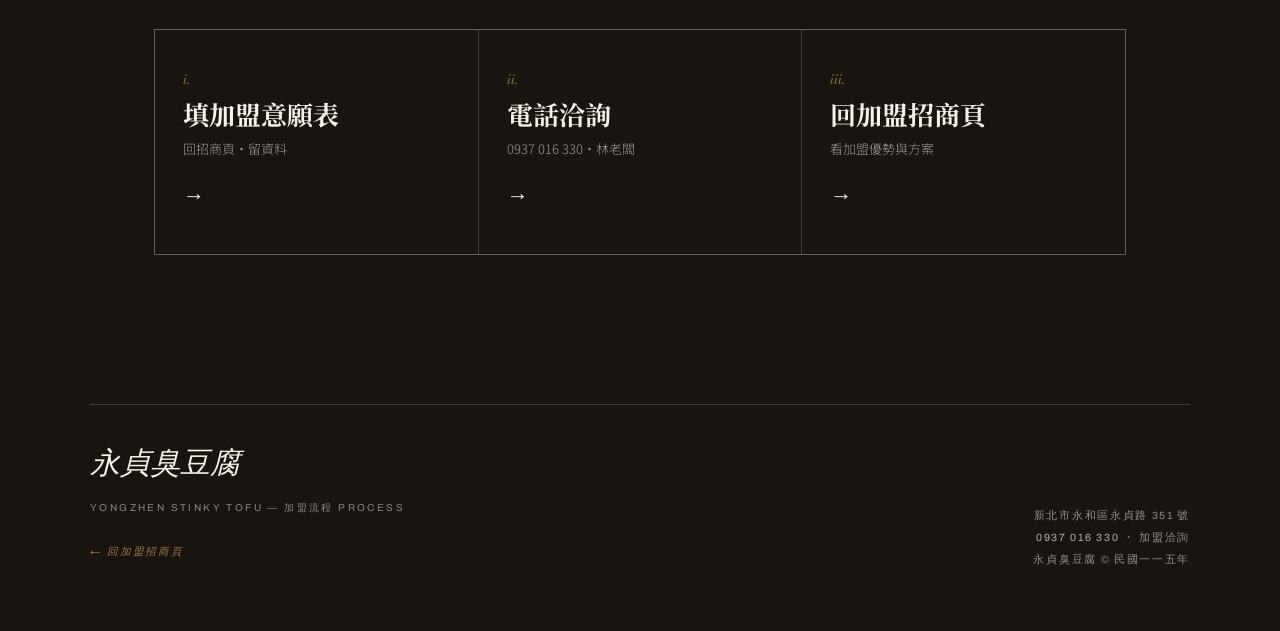
<file: franchise-process.html>
<!DOCTYPE html>
<html lang="zh-Hant">
<head>
<meta charset="UTF-8">
<meta name="viewport" content="width=device-width, initial-scale=1.0">
<title>永貞臭豆腐加盟流程｜從洽詢到開幕的完整步驟與時程甘特圖</title>
<meta name="description" content="永貞臭豆腐加盟完整流程：從洽詢填表、面談評估、選址簽約、二段火候教育訓練、裝潢備貨到試營運開幕，一步一步拆解。附加盟時程甘特圖與流程表，約 1～2 個月可開幕，林老闆一對一全程陪跑。">
<meta name="keywords" content="臭豆腐加盟流程, 加盟步驟, 加盟開店流程, 永貞臭豆腐加盟, 臭豆腐創業流程, 加盟時程, 加盟甘特圖, 開店流程">
<meta name="author" content="永貞・深坑臭豆腐">
<meta name="robots" content="index, follow, max-image-preview:large">
<meta name="googlebot" content="index, follow">
<meta name="geo.region" content="TW-NWT">
<meta name="geo.placename" content="新北市永和區">
<meta name="geo.position" content="25.0009;121.5135">
<meta name="ICBM" content="25.0009, 121.5135">
<link rel="canonical" href="https://yongzhen-tofu.com.tw/franchise-process.html">
<link rel="icon" type="image/svg+xml" href="favicon.svg">
<link rel="apple-touch-icon" href="og-image.webp">
<meta property="og:title" content="永貞臭豆腐加盟流程｜從洽詢到開幕的完整步驟與時程甘特圖">
<meta property="og:description" content="加盟完整流程拆解：洽詢→面談→選址簽約→教育訓練→裝潢備貨→試營運開幕。約 1～2 個月開幕，林老闆一對一陪跑。">
<meta property="og:type" content="article">
<meta property="og:url" content="https://yongzhen-tofu.com.tw/franchise-process.html">
<meta property="og:image" content="https://yongzhen-tofu.com.tw/og-image.webp">
<meta property="og:image:width" content="680">
<meta property="og:image:height" content="510">
<meta property="og:image:alt" content="永貞臭豆腐脆皮特寫：二段火候現炸">
<meta property="og:locale" content="zh_TW">
<meta property="og:site_name" content="永貞臭豆腐">
<meta name="twitter:card" content="summary_large_image">
<meta name="twitter:title" content="永貞臭豆腐加盟流程｜從洽詢到開幕的完整步驟與時程甘特圖">
<meta name="twitter:description" content="加盟完整流程拆解：洽詢→面談→選址簽約→教育訓練→裝潢備貨→試營運開幕。">
<meta name="twitter:image" content="https://yongzhen-tofu.com.tw/og-image.webp">
<meta name="theme-color" content="#F5F2EA">

<link rel="preconnect" href="https://fonts.googleapis.com">
<link rel="preconnect" href="https://fonts.gstatic.com" crossorigin>
<link href="https://fonts.googleapis.com/css2?family=Bodoni+Moda:ital,opsz,wght@0,6..96,400;0,6..96,500;0,6..96,700;0,6..96,900;1,6..96,400;1,6..96,500&family=Archivo:wght@400;500;600;700&family=Noto+Serif+TC:wght@300;500;700;900&family=Noto+Sans+TC:wght@300;400;500;700&display=swap" rel="stylesheet">

<!-- ===== 麵包屑 ===== -->
<script type="application/ld+json">
{
  "@context": "https://schema.org",
  "@type": "BreadcrumbList",
  "itemListElement": [
    { "@type": "ListItem", "position": 1, "name": "永貞臭豆腐", "item": "https://yongzhen-tofu.com.tw/" },
    { "@type": "ListItem", "position": 2, "name": "加盟招商", "item": "https://yongzhen-tofu.com.tw/join.html" },
    { "@type": "ListItem", "position": 3, "name": "加盟流程", "item": "https://yongzhen-tofu.com.tw/franchise-process.html" }
  ]
}
</script>

<!-- ===== HowTo 結構化資料：加盟流程步驟 ===== -->
<script type="application/ld+json">
{
  "@context": "https://schema.org",
  "@type": "HowTo",
  "name": "永貞臭豆腐加盟流程：從洽詢到開幕",
  "description": "永貞臭豆腐加盟的完整步驟，從洽詢填表到正式開幕，約 1～2 個月，林老闆一對一全程陪跑。",
  "totalTime": "P56D",
  "step": [
    { "@type": "HowToStep", "position": 1, "name": "洽詢與填表", "text": "填寫線上加盟意願表，留下聯絡方式與想開店的地區，總部專人主動與你聯繫。" },
    { "@type": "HowToStep", "position": 2, "name": "面談與評估", "text": "與林老闆一對一面談，了解品牌、方案與你的目標商圈，雙方確認合作意向。" },
    { "@type": "HowToStep", "position": 3, "name": "商圈評估與選址", "text": "協助分析人流與商圈，挑選適合的店點，評估店型與坪數。" },
    { "@type": "HowToStep", "position": 4, "name": "簽訂加盟合約", "text": "確認方案與店點後，簽訂加盟合約，啟動開店準備。" },
    { "@type": "HowToStep", "position": 5, "name": "二段火候教育訓練", "text": "林老闆一對一指導二段火候炸功、備料、衛生與收銀，從不會帶到能獨立出餐。" },
    { "@type": "HowToStep", "position": 6, "name": "裝潢、設備與備貨", "text": "依店型規劃動線與設備採購，準備首批深坑訂製方豆腐與醬料。" },
    { "@type": "HowToStep", "position": 7, "name": "試營運與開幕", "text": "試營運微調出餐節奏，正式開幕；總部協助開幕行銷。" },
    { "@type": "HowToStep", "position": 8, "name": "持續營運輔導", "text": "開幕後，營運遇到的問題持續由總部協助，當你的後盾。" }
  ]
}
</script>

<style>
  :root{
    --paper:#F5F2EA; --paper-deep:#ECE7DA; --ink:#1A1410; --ink-soft:#4A4038;
    --oxblood:#5A1E18; --oxblood-bright:#7A2A20; --gold:#9C7A3C; --rule:#1A1410;
    --serif-tc:"Noto Serif TC", serif; --sans-tc:"Noto Sans TC", sans-serif;
    --display:"Bodoni Moda", serif; --label:"Archivo", sans-serif;
  }
  *{margin:0;padding:0;box-sizing:border-box}
  html{scroll-behavior:smooth}
  body{background:var(--paper);color:var(--ink);font-family:var(--sans-tc);font-weight:400;line-height:1.8;-webkit-font-smoothing:antialiased;overflow-x:hidden;
    background-image:radial-gradient(circle at 20% 30%, rgba(0,0,0,.012) 0, transparent 40%),radial-gradient(circle at 80% 70%, rgba(0,0,0,.012) 0, transparent 40%)}
  .label{font-family:var(--label);font-weight:600;font-size:11px;letter-spacing:.28em;text-transform:uppercase;color:var(--oxblood)}
  .rule{height:1px;background:var(--rule);width:100%}
  .reveal{opacity:0;transform:translateY(28px);transition:opacity 1s cubic-bezier(.16,1,.3,1),transform 1s cubic-bezier(.16,1,.3,1)}
  .reveal.in{opacity:1;transform:none}
  .reveal-d1{transition-delay:.12s}.reveal-d2{transition-delay:.24s}.reveal-d3{transition-delay:.36s}

  /* 浮動撥電話 */
  .floating-call{position:fixed;right:clamp(16px,2vw,28px);bottom:clamp(16px,2vw,28px);width:60px;height:60px;border-radius:50%;background:var(--oxblood);color:var(--paper);display:flex;align-items:center;justify-content:center;box-shadow:0 8px 24px rgba(90,30,24,.45),0 2px 6px rgba(0,0,0,.18);text-decoration:none;z-index:90;transition:transform .35s cubic-bezier(.16,1,.3,1),box-shadow .35s ease,background .35s ease;opacity:0;transform:scale(.6) translateY(20px);pointer-events:none}
  .floating-call.show{opacity:1;transform:scale(1) translateY(0);pointer-events:auto}
  .floating-call:hover{transform:scale(1.08);background:var(--oxblood-bright)}
  .floating-call svg{width:26px;height:26px;fill:currentColor}
  .floating-call::after{content:"";position:absolute;inset:-6px;border-radius:50%;border:2px solid var(--oxblood);opacity:.5;animation:phoneRing 2.2s cubic-bezier(.16,1,.3,1) infinite}
  @keyframes phoneRing{0%{transform:scale(.92);opacity:.6}70%{transform:scale(1.32);opacity:0}100%{transform:scale(1.32);opacity:0}}
  @media(prefers-reduced-motion:reduce){.floating-call::after{display:none}}

  /* 刊頭 */
  .masthead{max-width:1280px;margin:0 auto;padding:26px clamp(20px,5vw,72px) 0;display:flex;justify-content:space-between;align-items:flex-start;gap:20px}
  .masthead .iss{font-family:var(--label);font-size:11px;letter-spacing:.22em;text-transform:uppercase;color:var(--ink-soft);line-height:1.7}
  .masthead .iss b{color:var(--oxblood);font-weight:700}
  .masthead .brandmark{font-family:var(--display);font-style:italic;font-size:clamp(15px,2vw,19px);letter-spacing:.02em;text-align:right;color:var(--ink);text-decoration:none}
  .masthead-rule{max-width:1280px;margin:18px auto 0;padding:0 clamp(20px,5vw,72px)}
  .masthead-rule .rule{background:var(--ink)}
  .crumb{max-width:1280px;margin:0 auto;padding:20px clamp(20px,5vw,72px) 0;font-family:var(--label);font-size:11px;letter-spacing:.16em;text-transform:uppercase;color:var(--ink-soft)}
  .crumb a{color:var(--oxblood);text-decoration:none}.crumb a:hover{text-decoration:underline}
  .crumb span{margin:0 8px;color:rgba(26,20,16,.4)}

  /* HERO */
  .hero{max-width:1100px;margin:0 auto;padding:clamp(32px,5vw,68px) clamp(20px,5vw,72px) clamp(26px,4vw,46px)}
  .hero .label{display:block;margin-bottom:18px}
  .hero h1{font-family:var(--serif-tc);font-weight:900;font-size:clamp(38px,7vw,92px);line-height:1;letter-spacing:-.01em;color:var(--ink)}
  .hero h1 em{font-family:var(--display);font-style:italic;font-weight:500;color:var(--oxblood)}
  .hero-lede{font-family:var(--serif-tc);font-weight:300;font-size:clamp(16px,1.6vw,20px);line-height:2;color:var(--ink-soft);margin-top:clamp(20px,3vw,30px);max-width:58ch}
  .hero-meta{margin-top:clamp(22px,3vw,30px);display:flex;gap:18px;flex-wrap:wrap;font-family:var(--label);font-size:10.5px;letter-spacing:.2em;text-transform:uppercase;color:var(--ink-soft)}
  .hero-meta b{color:var(--oxblood);font-weight:700}

  /* 章節 */
  .chapter{max-width:1100px;margin:0 auto;padding:clamp(48px,7vw,104px) clamp(20px,5vw,72px) 0}
  .chapter.wide{max-width:1280px}
  .chapter-head{display:flex;align-items:baseline;gap:20px;margin-bottom:clamp(28px,4vw,52px)}
  .chapter-no{font-family:var(--display);font-size:clamp(40px,7vw,86px);font-weight:500;line-height:.8;color:var(--oxblood);font-style:italic}
  .chapter-titles .label{display:block;margin-bottom:10px}
  .chapter-titles h2{font-family:var(--serif-tc);font-weight:900;font-size:clamp(28px,4.6vw,56px);line-height:1.04;letter-spacing:-.01em}

  /* 步驟列表 */
  .steps-list{border-top:1px solid var(--ink)}
  .step-item{display:grid;grid-template-columns:clamp(64px,8vw,110px) 1fr;gap:clamp(18px,3vw,40px);padding:clamp(24px,3.2vw,40px) 0;border-bottom:1px solid rgba(26,20,16,.2);align-items:start}
  .step-item .sn{font-family:var(--display);font-style:italic;font-size:clamp(36px,5vw,68px);font-weight:500;color:var(--oxblood);line-height:.85}
  .step-item .sn small{display:block;font-family:var(--label);font-style:normal;font-size:10px;letter-spacing:.18em;color:var(--ink-soft);margin-top:10px}
  .step-item h3{font-family:var(--serif-tc);font-weight:700;font-size:clamp(20px,2.6vw,30px);line-height:1.2;margin-bottom:8px}
  .step-item h3 .en{font-family:var(--display);font-style:italic;font-weight:400;font-size:.5em;color:var(--ink-soft);margin-left:10px}
  .step-item p{font-family:var(--sans-tc);font-weight:300;font-size:clamp(14.5px,1.2vw,16.5px);line-height:1.95;color:var(--ink-soft);max-width:62ch}
  .step-item .prep{margin-top:12px;font-family:var(--label);font-size:11px;letter-spacing:.06em;color:var(--oxblood)}
  .step-item .prep b{color:var(--ink);font-weight:700;letter-spacing:.1em;text-transform:uppercase;margin-right:8px}

  /* 甘特圖 */
  .gantt-scroll{overflow-x:auto;-webkit-overflow-scrolling:touch;border:1px solid var(--ink);background:var(--paper)}
  .gantt{min-width:720px}
  .gantt-head{display:grid;grid-template-columns:clamp(150px,18vw,200px) 1fr;border-bottom:1px solid var(--ink);background:var(--ink);color:var(--paper)}
  .gantt-head .gh-label{padding:12px clamp(12px,1.6vw,20px);font-family:var(--label);font-size:10.5px;letter-spacing:.16em;text-transform:uppercase;align-self:center}
  .gantt-head .gh-weeks{display:grid;grid-template-columns:repeat(8,1fr)}
  .gantt-head .gh-weeks span{padding:12px 4px;text-align:center;font-family:var(--label);font-size:10.5px;letter-spacing:.04em;border-left:1px solid rgba(245,242,234,.18)}
  .gantt-row{display:grid;grid-template-columns:clamp(150px,18vw,200px) 1fr;align-items:center}
  .gantt-row+.gantt-row{border-top:1px solid rgba(26,20,16,.14)}
  .gantt-row .gname{padding:0 clamp(12px,1.6vw,20px);font-family:var(--serif-tc);font-weight:700;font-size:clamp(13px,1.2vw,15.5px);line-height:1.3}
  .gantt-row .gname small{display:block;font-family:var(--label);font-weight:600;font-size:9.5px;letter-spacing:.1em;color:var(--ink-soft);margin-top:3px}
  .gtrack{display:grid;grid-template-columns:repeat(8,1fr);min-height:54px;align-items:center;
    background-image:repeating-linear-gradient(to right, transparent 0, transparent calc(12.5% - 1px), rgba(26,20,16,.1) calc(12.5% - 1px), rgba(26,20,16,.1) 12.5%)}
  .gbar{height:24px;border-radius:5px;display:flex;align-items:center;padding:0 12px;font-family:var(--label);font-size:10px;letter-spacing:.06em;color:var(--paper);white-space:nowrap;overflow:hidden;box-shadow:0 1px 3px rgba(0,0,0,.18);margin:0 4px}
  .gbar.p-prep{background:var(--gold)}
  .gbar.p-build{background:var(--oxblood)}
  .gbar.p-open{background:var(--ink)}
  .gbar.p-care{background:repeating-linear-gradient(45deg,var(--oxblood) 0 6px,var(--oxblood-bright) 6px 12px)}
  .gantt-legend{display:flex;gap:18px;flex-wrap:wrap;margin-top:18px;font-family:var(--label);font-size:10.5px;letter-spacing:.1em;text-transform:uppercase;color:var(--ink-soft)}
  .gantt-legend span{display:inline-flex;align-items:center;gap:8px}
  .gantt-legend i{width:14px;height:14px;border-radius:3px;display:inline-block}
  .lg-prep{background:var(--gold)}.lg-build{background:var(--oxblood)}.lg-open{background:var(--ink)}.lg-care{background:repeating-linear-gradient(45deg,var(--oxblood) 0 4px,var(--oxblood-bright) 4px 8px)}
  .gantt-note{font-family:var(--display);font-style:italic;font-size:14px;color:var(--ink-soft);margin-top:16px}

  /* 流程表 */
  .ptable{width:100%;border-collapse:collapse;margin-top:clamp(8px,2vw,16px);border:1px solid var(--ink);font-family:var(--sans-tc)}
  .ptable th,.ptable td{border:1px solid rgba(26,20,16,.2);padding:clamp(13px,1.6vw,18px) clamp(12px,1.6vw,18px);text-align:left;vertical-align:top;font-size:clamp(13.5px,1.05vw,15px);line-height:1.7}
  .ptable thead th{background:var(--ink);color:var(--paper);font-family:var(--label);font-size:10.5px;font-weight:600;letter-spacing:.14em;text-transform:uppercase}
  .ptable tbody th{font-family:var(--serif-tc);font-weight:700;color:var(--ink);background:var(--paper-deep);white-space:nowrap}
  .ptable td .who{font-family:var(--label);font-size:10px;letter-spacing:.08em;text-transform:uppercase;color:var(--oxblood)}
  .ptable tbody tr:hover td,.ptable tbody tr:hover th{background:rgba(156,122,60,.06)}
  .ptable .t{font-family:var(--display);font-style:italic;color:var(--oxblood);white-space:nowrap}

  /* CTA */
  .cta{background:var(--ink);color:var(--paper);margin-top:clamp(56px,8vw,116px)}
  .cta-inner{max-width:1100px;margin:0 auto;padding:clamp(50px,7vw,100px) clamp(20px,5vw,72px)}
  .cta-inner .label{color:var(--gold)}
  .cta h2{font-family:var(--serif-tc);font-weight:900;font-size:clamp(30px,5vw,68px);line-height:.98;margin:18px 0 clamp(30px,4vw,46px);color:var(--paper)}
  .cta h2 em{font-family:var(--display);font-style:italic;font-weight:500;color:var(--gold)}
  .cta-actions{display:grid;grid-template-columns:repeat(3,1fr);gap:1px;background:rgba(245,242,234,.18);border:1px solid rgba(245,242,234,.18)}
  .cta-act{background:var(--ink);padding:clamp(24px,3vw,38px) clamp(18px,2.4vw,28px);text-decoration:none;color:var(--paper);display:flex;flex-direction:column;gap:8px;transition:background .35s ease}
  .cta-act:hover{background:var(--oxblood)}
  .cta-act .n{font-family:var(--display);font-style:italic;font-size:13px;color:var(--gold)}
  .cta-act:hover .n{color:var(--paper)}
  .cta-act .t{font-family:var(--serif-tc);font-weight:700;font-size:clamp(19px,2.2vw,26px);line-height:1.15}
  .cta-act .d{font-family:var(--sans-tc);font-weight:300;font-size:13px;color:rgba(245,242,234,.6)}
  .cta-act:hover .d{color:rgba(245,242,234,.85)}
  .cta-act .arrow{font-family:var(--display);font-size:22px;margin-top:8px;transition:transform .35s ease}
  .cta-act:hover .arrow{transform:translateX(8px)}

  /* footer */
  footer{background:var(--ink);color:rgba(245,242,234,.7);padding:clamp(40px,5vw,60px) clamp(20px,5vw,72px)}
  .foot-inner{max-width:1100px;margin:0 auto;display:flex;justify-content:space-between;align-items:flex-end;flex-wrap:wrap;gap:24px;border-top:1px solid rgba(245,242,234,.2);padding-top:30px}
  .foot-brand{font-family:var(--display);font-style:italic;font-size:clamp(20px,2.4vw,30px);color:var(--paper)}
  .foot-brand small{display:block;font-family:var(--label);font-style:normal;font-size:10px;letter-spacing:.24em;text-transform:uppercase;margin-top:10px;color:rgba(245,242,234,.5)}
  .foot-meta{font-family:var(--label);font-size:10.5px;letter-spacing:.16em;text-transform:uppercase;text-align:right;line-height:2.1;color:rgba(245,242,234,.55)}
  .foot-meta a{color:rgba(245,242,234,.7);text-decoration:none}
  .foot-back{display:inline-block;margin-top:14px;font-family:var(--label);font-size:10.5px;letter-spacing:.18em;text-transform:uppercase;color:var(--gold);text-decoration:none}
  .foot-back:hover{text-decoration:underline}

  @media(max-width:560px){
    .masthead{flex-direction:column;gap:12px}.masthead .brandmark{text-align:left}
    .cta-actions{grid-template-columns:1fr}
    .ptable{display:block;overflow-x:auto;white-space:nowrap}
    .step-item{grid-template-columns:1fr;gap:6px}
    .step-item .sn{font-size:34px}
  }
</style>
</head>
<body>

  <!-- ===== 刊頭 ===== -->
  <header class="masthead reveal in">
    <div class="iss">
      加盟流程 <b>Process</b>　/　永和・永貞路<br>
      從洽詢到開幕，一步一步帶你開店
    </div>
    <a class="brandmark" href="index.html">Yongzhen<br>Stinky Tofu &amp; Co.</a>
  </header>
  <div class="masthead-rule reveal in"><div class="rule"></div></div>

  <!-- ===== 麵包屑 ===== -->
  <nav class="crumb reveal in" aria-label="麵包屑">
    <a href="index.html">永貞臭豆腐</a><span>/</span><a href="join.html">加盟招商</a><span>/</span>加盟流程
  </nav>

  <!-- ===== HERO ===== -->
  <article>
  <header class="hero">
    <span class="label reveal in">Process &nbsp;/&nbsp; 加盟流程</span>
    <h1 class="reveal in reveal-d1">從一通洽詢，<br>到<em>開幕那一鍋</em>。</h1>
    <p class="hero-lede reveal in reveal-d2">加盟最怕「簽了約卻不知道下一步」。永貞把整個流程拆得清清楚楚——從洽詢、面談、選址、簽約，到二段火候教育訓練、裝潢備貨、試營運開幕，每一步要做什麼、要準備什麼，都先讓你看明白。順利的話，約 <strong>1～2 個月</strong>就能開幕，林老闆全程一對一陪跑。</p>
    <div class="hero-meta reveal in reveal-d3">
      <span>總時程&nbsp;&nbsp;<b>約 8 週</b></span>
      <span>關鍵&nbsp;&nbsp;<b>一對一指導</b></span>
      <span>共 8 個步驟</span>
    </div>
  </header>

  <!-- ===== 01 詳細步驟 ===== -->
  <section class="chapter">
    <div class="chapter-head reveal">
      <div class="chapter-no">01</div>
      <div class="chapter-titles">
        <span class="label">Steps &nbsp;/&nbsp; 八個步驟</span>
        <h2>加盟步驟拆解</h2>
      </div>
    </div>

    <div class="steps-list">
      <div class="step-item reveal">
        <div class="sn">1<small>Week 1</small></div>
        <div>
          <h3>洽詢與填表<span class="en">Inquiry</span></h3>
          <p>填寫線上加盟意願表，留下聯絡方式與想開店的地區。送出後，總部專人會主動與你聯繫，安排後續面談。</p>
          <p class="prep"><b>你要準備</b>聯絡方式、想開店的大致區域。</p>
        </div>
      </div>
      <div class="step-item reveal">
        <div class="sn">2<small>Week 1</small></div>
        <div>
          <h3>面談與評估<span class="en">Meeting</span></h3>
          <p>與林老闆一對一面談，了解品牌理念、加盟方案與你的目標、預算。雙方確認彼此合適、有合作意向後，再往下走。</p>
          <p class="prep"><b>你要準備</b>創業預算範圍、期望開店時間。</p>
        </div>
      </div>
      <div class="step-item reveal">
        <div class="sn">3<small>Week 1–2</small></div>
        <div>
          <h3>商圈評估與選址<span class="en">Location</span></h3>
          <p>協助分析人流、客層與競爭，挑出適合的店點，評估該用攤車或店面、需要多大坪數。選對位置，是生意成敗的一半。</p>
          <p class="prep"><b>你要準備</b>口袋店點（如有）、租金可接受範圍。</p>
        </div>
      </div>
      <div class="step-item reveal">
        <div class="sn">4<small>Week 2–3</small></div>
        <div>
          <h3>簽訂加盟合約<span class="en">Contract</span></h3>
          <p>方案與店點都確認後，簽訂加盟合約，正式啟動開店準備。合約內容會在簽約前完整說明，白紙黑字、清楚透明。</p>
          <p class="prep"><b>你要準備</b>身分證件、簽約相關文件。</p>
        </div>
      </div>
      <div class="step-item reveal">
        <div class="sn">5<small>Week 3–5</small></div>
        <div>
          <h3>二段火候教育訓練<span class="en">Training</span></h3>
          <p>核心關卡。林老闆一對一指導二段火候炸功、每日備料、衛生控管與收銀流程，手把手帶到你能獨立出餐，做出一致的外酥內嫩。</p>
          <p class="prep"><b>你要準備</b>時間投入、認真學的決心。</p>
        </div>
      </div>
      <div class="step-item reveal">
        <div class="sn">6<small>Week 4–7</small></div>
        <div>
          <h3>裝潢、設備與備貨<span class="en">Setup</span></h3>
          <p>依店型規劃動線、採購油鍋與生財設備，並準備首批深坑訂製方豆腐、特調醬料與耗材。總部提供設備清單與採購建議。</p>
          <p class="prep"><b>你要準備</b>裝潢預算、現場配合丈量。</p>
        </div>
      </div>
      <div class="step-item reveal">
        <div class="sn">7<small>Week 7–8</small></div>
        <div>
          <h3>試營運與開幕<span class="en">Opening</span></h3>
          <p>先試營運，微調出餐節奏與人力，確認順了再正式開幕。總部協助開幕活動規劃，幫你做出聲量、衝開幕人氣。</p>
          <p class="prep"><b>你要準備</b>開幕人力、開幕宣傳配合。</p>
        </div>
      </div>
      <div class="step-item reveal">
        <div class="sn">8<small>開幕後</small></div>
        <div>
          <h3>持續營運輔導<span class="en">Support</span></h3>
          <p>開幕不是結束。營運上遇到的問題——口味、成本、客訴、人力——總部持續當你的後盾，陪你把生意做得長久。</p>
          <p class="prep"><b>你會得到</b>長期諮詢與原料穩定供應。</p>
        </div>
      </div>
    </div>
  </section>

  <!-- ===== 02 甘特圖 ===== -->
  <section class="chapter wide">
    <div class="chapter-head reveal">
      <div class="chapter-no">02</div>
      <div class="chapter-titles">
        <span class="label">Timeline &nbsp;/&nbsp; 時程甘特圖</span>
        <h2>八週開店時程</h2>
      </div>
    </div>

    <div class="gantt-scroll reveal">
      <div class="gantt">
        <div class="gantt-head">
          <div class="gh-label">階段 / 週次</div>
          <div class="gh-weeks">
            <span>W1</span><span>W2</span><span>W3</span><span>W4</span><span>W5</span><span>W6</span><span>W7</span><span>W8</span>
          </div>
        </div>

        <div class="gantt-row">
          <div class="gname">洽詢・面談<small>Inquiry</small></div>
          <div class="gtrack"><div class="gbar p-prep" style="grid-column:1/2">洽詢</div></div>
        </div>
        <div class="gantt-row">
          <div class="gname">商圈評估・選址<small>Location</small></div>
          <div class="gtrack"><div class="gbar p-prep" style="grid-column:1/3">選址評估</div></div>
        </div>
        <div class="gantt-row">
          <div class="gname">簽約<small>Contract</small></div>
          <div class="gtrack"><div class="gbar p-prep" style="grid-column:2/4">簽約</div></div>
        </div>
        <div class="gantt-row">
          <div class="gname">教育訓練<small>Training</small></div>
          <div class="gtrack"><div class="gbar p-build" style="grid-column:3/6">二段火候訓練</div></div>
        </div>
        <div class="gantt-row">
          <div class="gname">裝潢・設備・備貨<small>Setup</small></div>
          <div class="gtrack"><div class="gbar p-build" style="grid-column:4/8">裝潢備貨</div></div>
        </div>
        <div class="gantt-row">
          <div class="gname">試營運<small>Soft open</small></div>
          <div class="gtrack"><div class="gbar p-open" style="grid-column:7/9">試營運</div></div>
        </div>
        <div class="gantt-row">
          <div class="gname">正式開幕<small>Grand open</small></div>
          <div class="gtrack"><div class="gbar p-open" style="grid-column:8/9">開幕</div></div>
        </div>
        <div class="gantt-row">
          <div class="gname">營運輔導<small>Support</small></div>
          <div class="gtrack"><div class="gbar p-care" style="grid-column:8/9">持續→</div></div>
        </div>
      </div>
    </div>

    <div class="gantt-legend reveal">
      <span><i class="lg-prep"></i>準備期（洽詢～簽約）</span>
      <span><i class="lg-build"></i>籌備期（訓練～備貨）</span>
      <span><i class="lg-open"></i>開幕期</span>
      <span><i class="lg-care"></i>開幕後持續輔導</span>
    </div>
    <p class="gantt-note">※ 時程為一般情況示意，實際依選址與裝潢進度而定；多數情況約 1～2 個月可開幕。</p>
  </section>

  <!-- ===== 03 流程表 ===== -->
  <section class="chapter">
    <div class="chapter-head reveal">
      <div class="chapter-no">03</div>
      <div class="chapter-titles">
        <span class="label">At a Glance &nbsp;/&nbsp; 一覽表</span>
        <h2>流程一覽表</h2>
      </div>
    </div>

    <table class="ptable reveal">
      <thead>
        <tr><th scope="col">階段</th><th scope="col">時程</th><th scope="col">做什麼</th><th scope="col">你要準備</th></tr>
      </thead>
      <tbody>
        <tr><th scope="row">1. 洽詢填表</th><td class="t">第 1 週</td><td>線上填加盟意願表，總部主動聯繫。</td><td>聯絡方式、想開店地區</td></tr>
        <tr><th scope="row">2. 面談評估</th><td class="t">第 1 週</td><td>與林老闆一對一面談，確認合作意向。</td><td>預算、期望開店時間</td></tr>
        <tr><th scope="row">3. 商圈選址</th><td class="t">第 1–2 週</td><td>分析商圈人流，評估店型與店點。</td><td>口袋店點、租金範圍</td></tr>
        <tr><th scope="row">4. 簽約</th><td class="t">第 2–3 週</td><td>確認方案與店點，簽訂加盟合約。</td><td>身分證件、簽約文件</td></tr>
        <tr><th scope="row">5. 教育訓練</th><td class="t">第 3–5 週</td><td>二段火候、備料、衛生、收銀一對一教學。</td><td>時間投入、學習決心</td></tr>
        <tr><th scope="row">6. 裝潢備貨</th><td class="t">第 4–7 週</td><td>規劃動線、採購設備、備首批原料。</td><td>裝潢預算、現場丈量</td></tr>
        <tr><th scope="row">7. 試營運開幕</th><td class="t">第 7–8 週</td><td>試營運微調，正式開幕＋開幕行銷。</td><td>開幕人力、宣傳配合</td></tr>
        <tr><th scope="row">8. 營運輔導</th><td class="t">開幕後</td><td>口味、成本、客訴、人力持續支援。</td><td>—（長期後盾）</td></tr>
      </tbody>
    </table>
  </section>
  </article>

  <!-- ===== CTA ===== -->
  <section class="cta" id="apply">
    <div class="cta-inner">
      <span class="label reveal">Next Step &nbsp;/&nbsp; 下一步</span>
      <h2 class="reveal reveal-d1">看懂流程，<br><em>就從填表開始</em>。</h2>
      <div class="cta-actions reveal reveal-d2">
        <a class="cta-act" href="join.html#apply">
          <span class="n">i.</span>
          <span class="t">填加盟意願表</span>
          <span class="d">回招商頁・留資料</span>
          <span class="arrow">→</span>
        </a>
        <a class="cta-act" href="tel:+886937016330">
          <span class="n">ii.</span>
          <span class="t">電話洽詢</span>
          <span class="d">0937 016 330・林老闆</span>
          <span class="arrow">→</span>
        </a>
        <a class="cta-act" href="join.html">
          <span class="n">iii.</span>
          <span class="t">回加盟招商頁</span>
          <span class="d">看加盟優勢與方案</span>
          <span class="arrow">→</span>
        </a>
      </div>
    </div>
  </section>

  <!-- ===== 浮動撥電話 ===== -->
  <a class="floating-call" id="floatingCall" href="tel:+886937016330" aria-label="撥打電話 0937 016 330 洽詢永貞臭豆腐加盟">
    <svg viewBox="0 0 24 24" aria-hidden="true">
      <path d="M20 15.5c-1.2 0-2.4-.2-3.6-.6-.3-.1-.7 0-1 .2l-2.2 2.2c-2.8-1.4-5.1-3.8-6.6-6.6l2.2-2.2c.3-.3.4-.7.2-1-.3-1.1-.5-2.3-.5-3.5 0-.6-.4-1-1-1H4c-.6 0-1 .4-1 1 0 9.4 7.6 17 17 17 .6 0 1-.4 1-1v-3.5c0-.6-.4-1-1-1zM19 12h2c0-5-4-9-9-9v2c3.9 0 7 3.1 7 7zm-4 0h2c0-2.8-2.2-5-5-5v2c1.7 0 3 1.4 3 3z"/>
    </svg>
  </a>

  <!-- ===== 版權頁 ===== -->
  <footer>
    <div class="foot-inner">
      <div class="foot-brand">
        永貞臭豆腐
        <small>Yongzhen Stinky Tofu — 加盟流程 Process</small>
        <a class="foot-back" href="join.html">← 回加盟招商頁</a>
      </div>
      <div class="foot-meta">
        新北市永和區永貞路 351 號<br>
        <a href="tel:+886937016330">0937 016 330</a> ・ 加盟洽詢<br>
        永貞臭豆腐 © 民國一一五年
      </div>
    </div>
  </footer>

<script>
  const io = new IntersectionObserver((entries)=>{
    entries.forEach(e=>{ if(e.isIntersecting){ e.target.classList.add('in'); io.unobserve(e.target);} });
  },{threshold:.16, rootMargin:"0px 0px -8% 0px"});
  document.querySelectorAll('.reveal:not(.in)').forEach(el=>io.observe(el));

  const fc = document.getElementById('floatingCall');
  if(fc){
    const onScroll = ()=>{ fc.classList.toggle('show', window.scrollY > window.innerHeight*0.5); };
    window.addEventListener('scroll', onScroll, {passive:true});
    onScroll();
  }
</script>
</body>
</html>
</file>
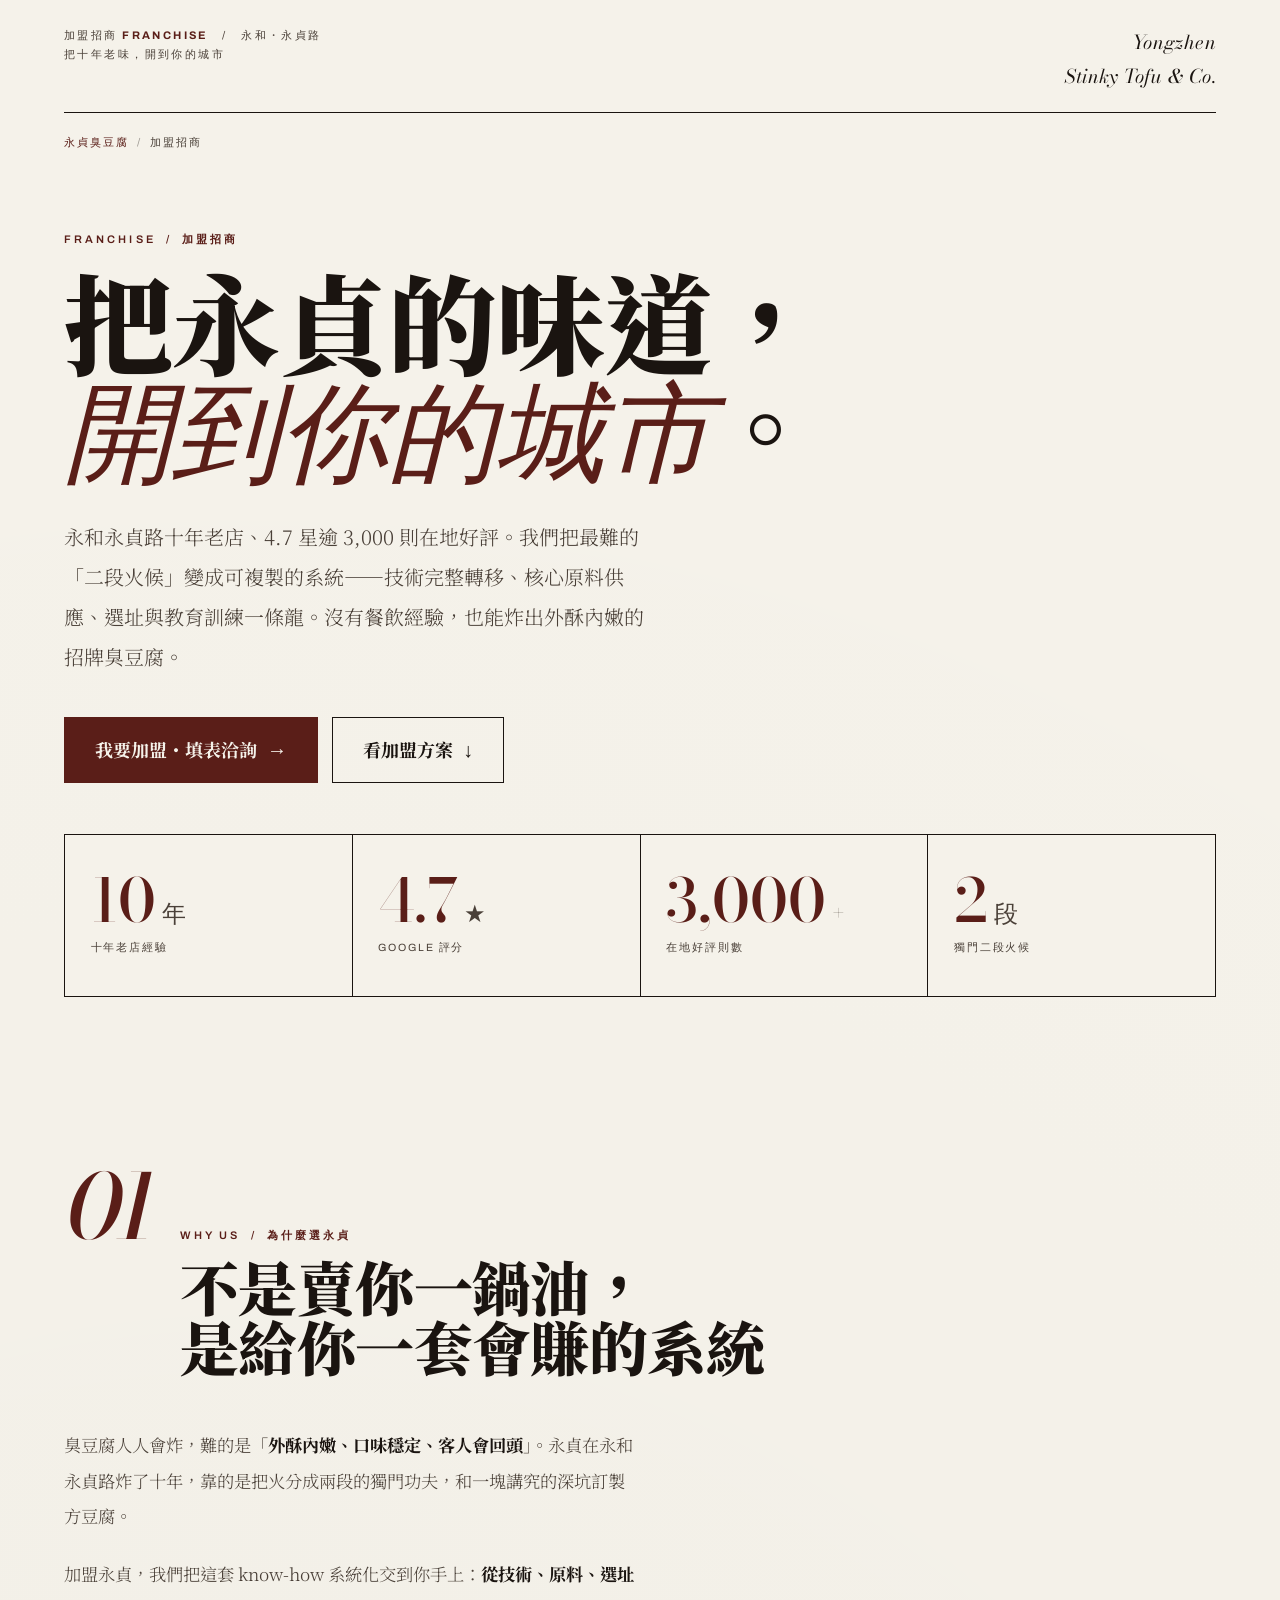
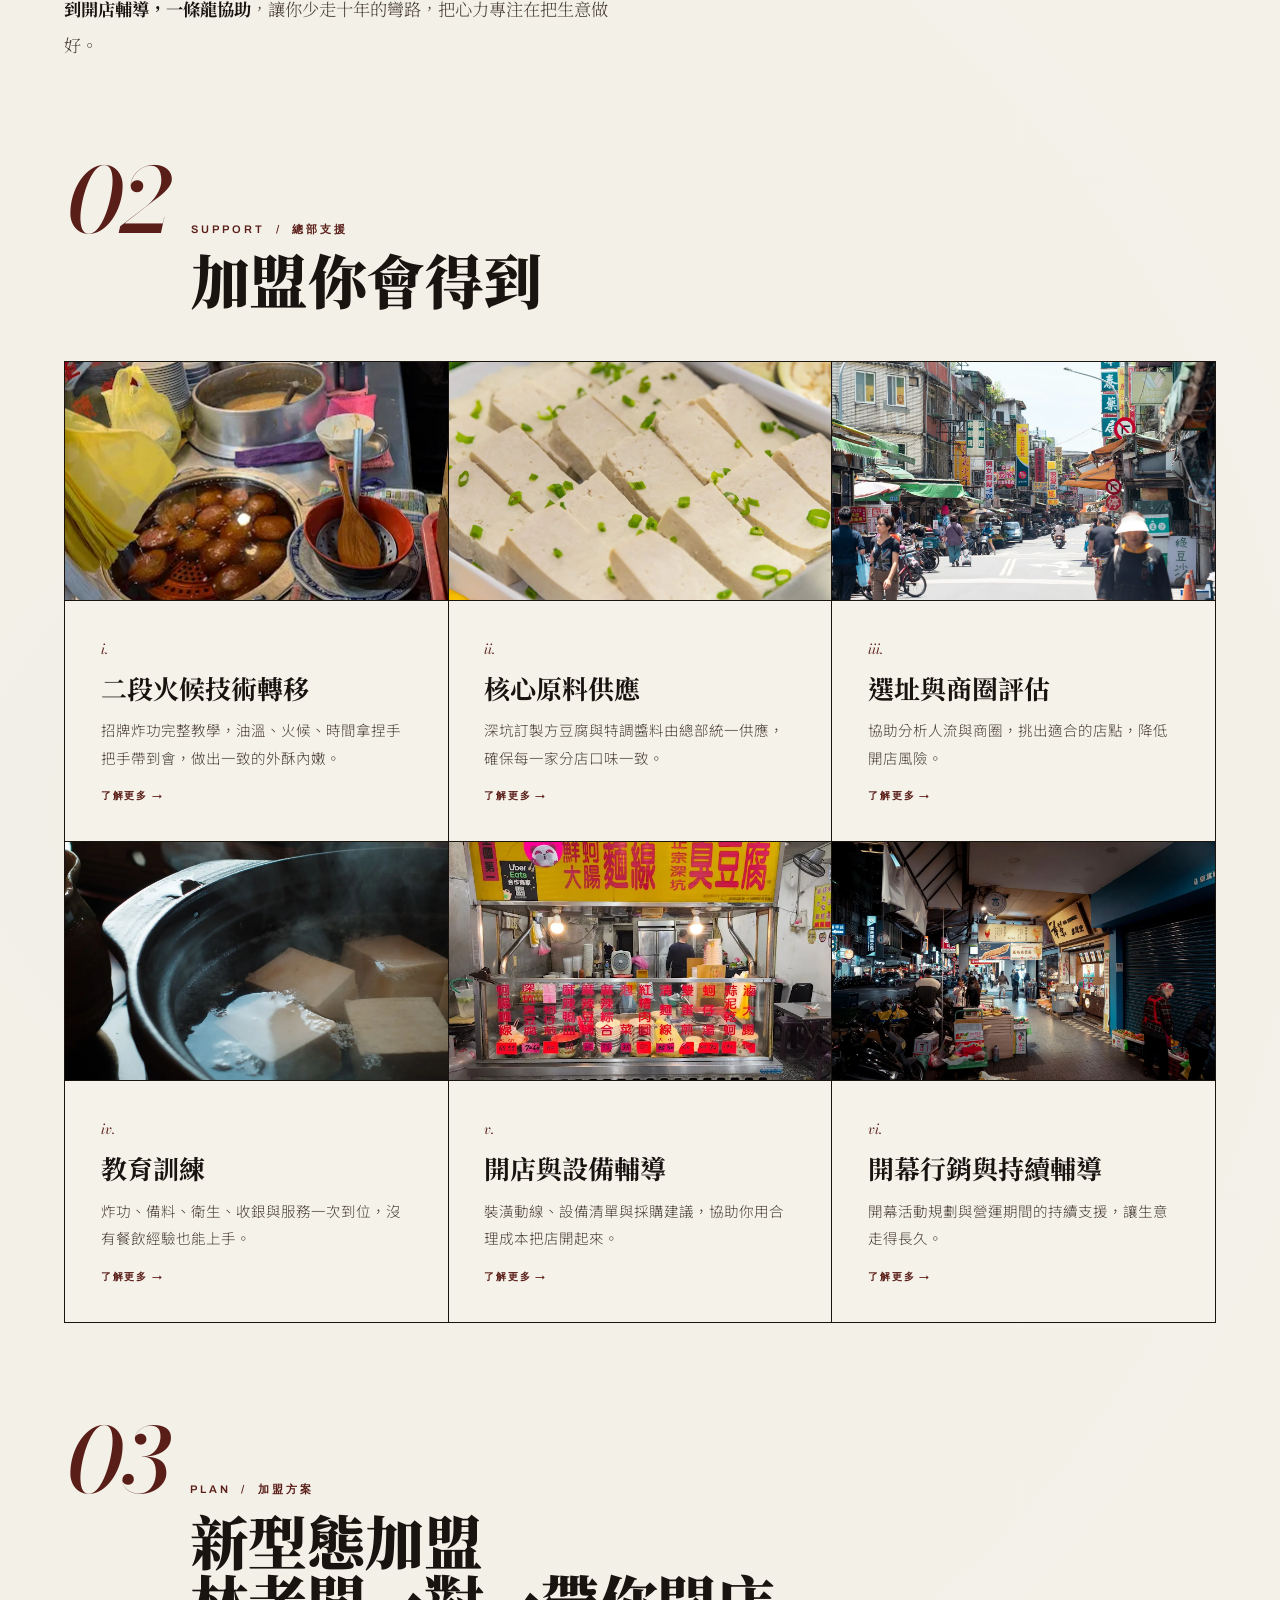
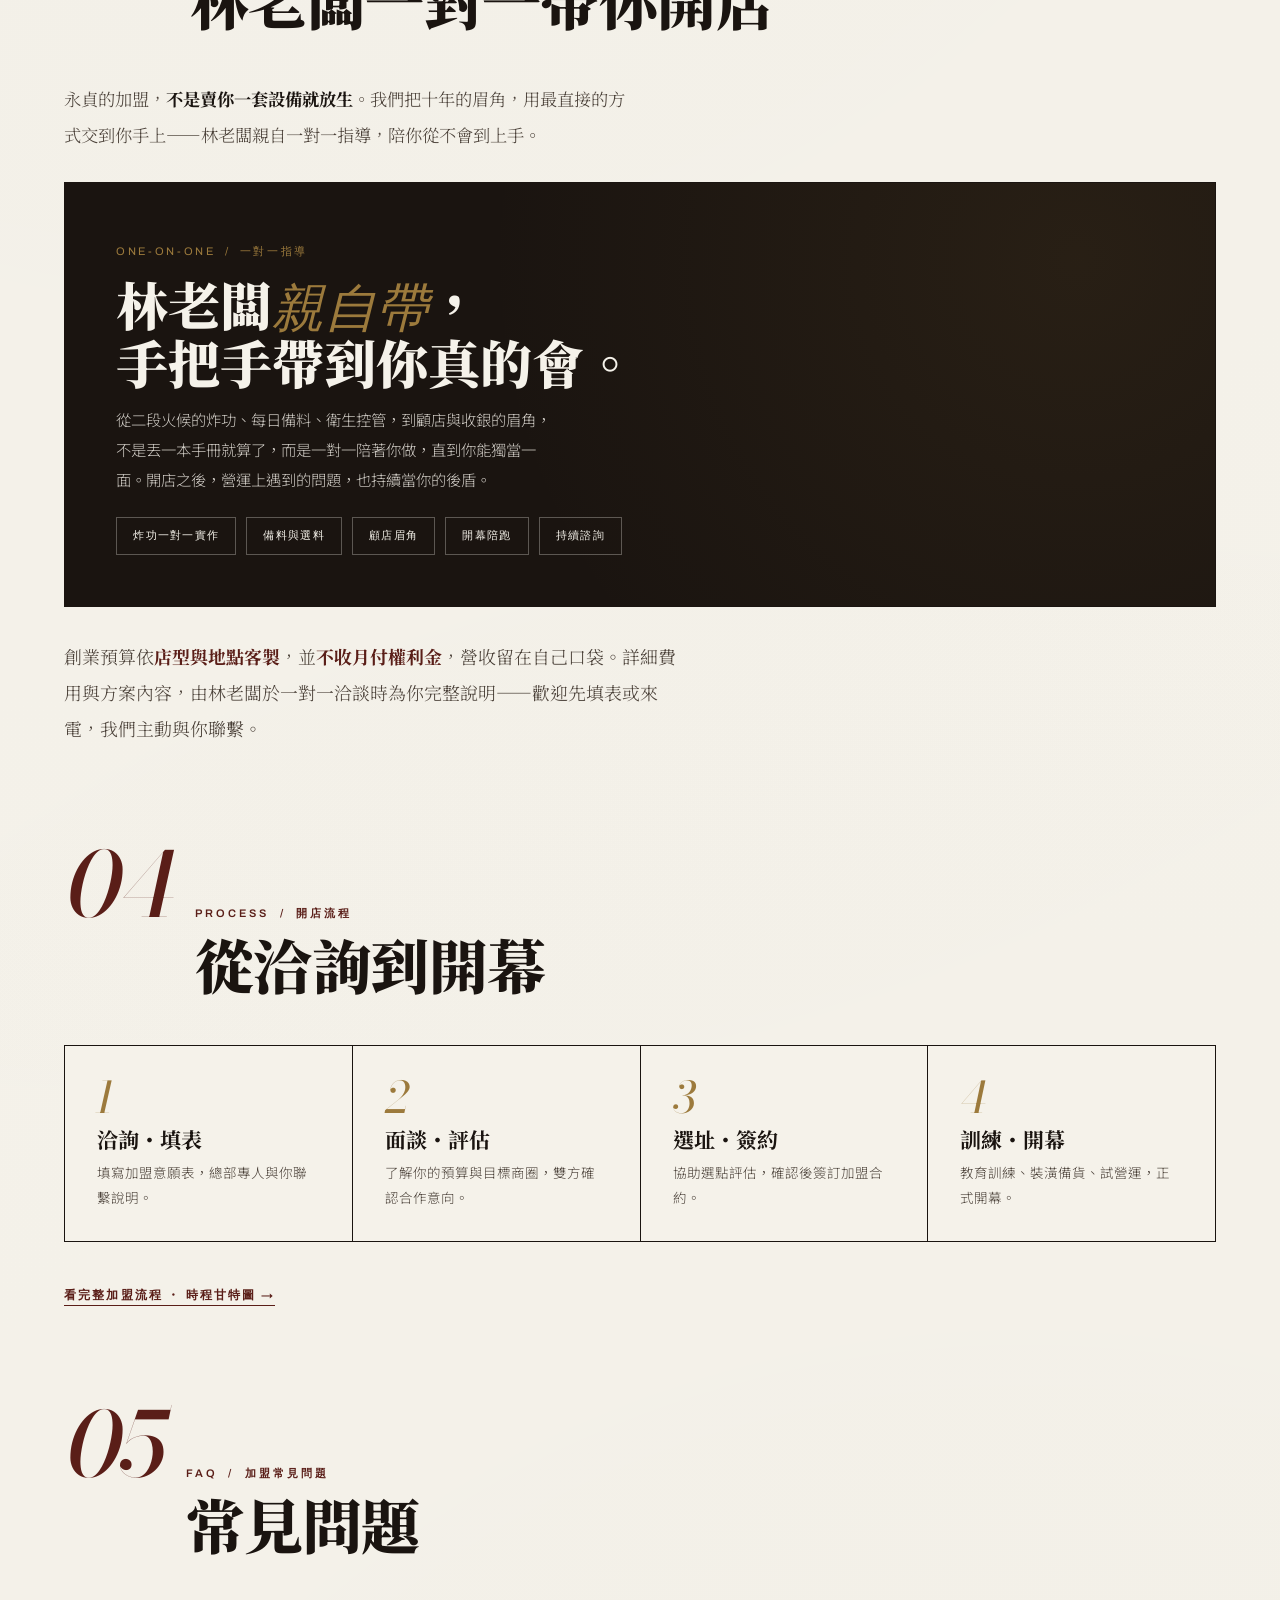
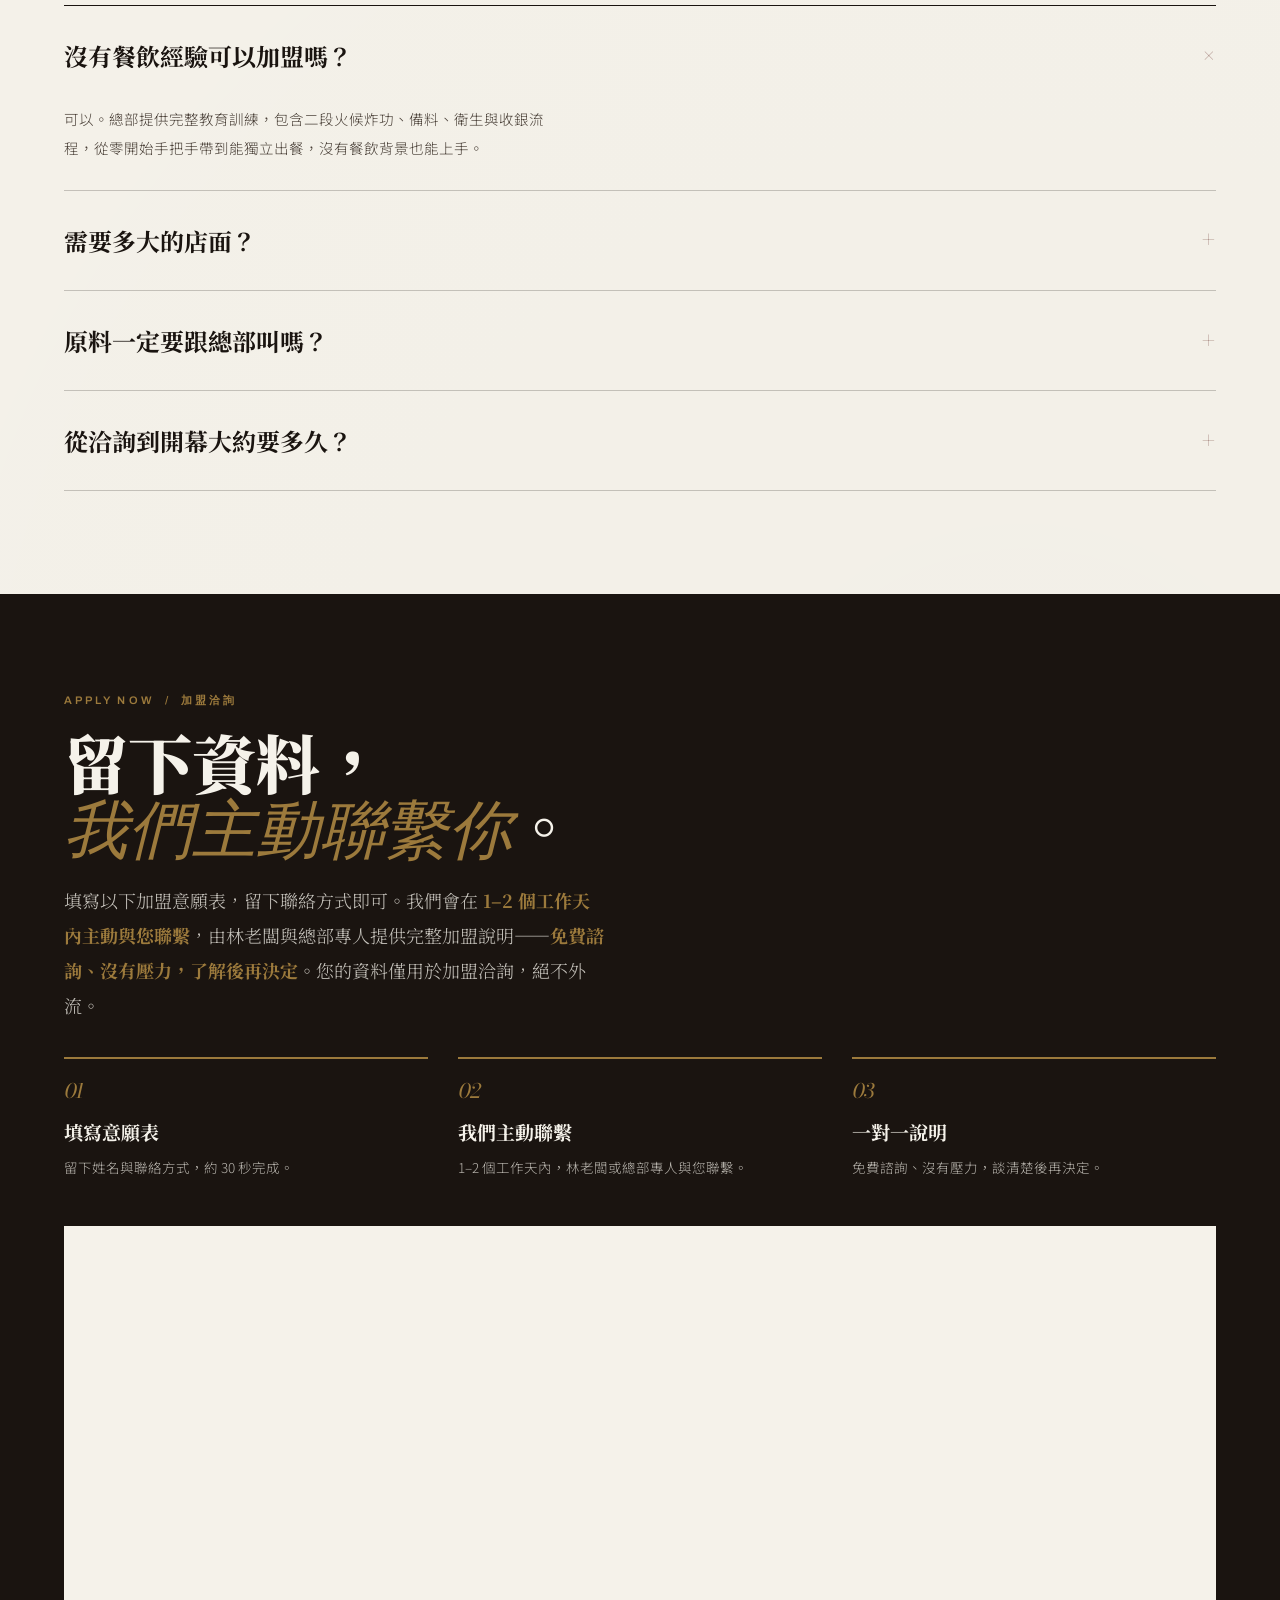
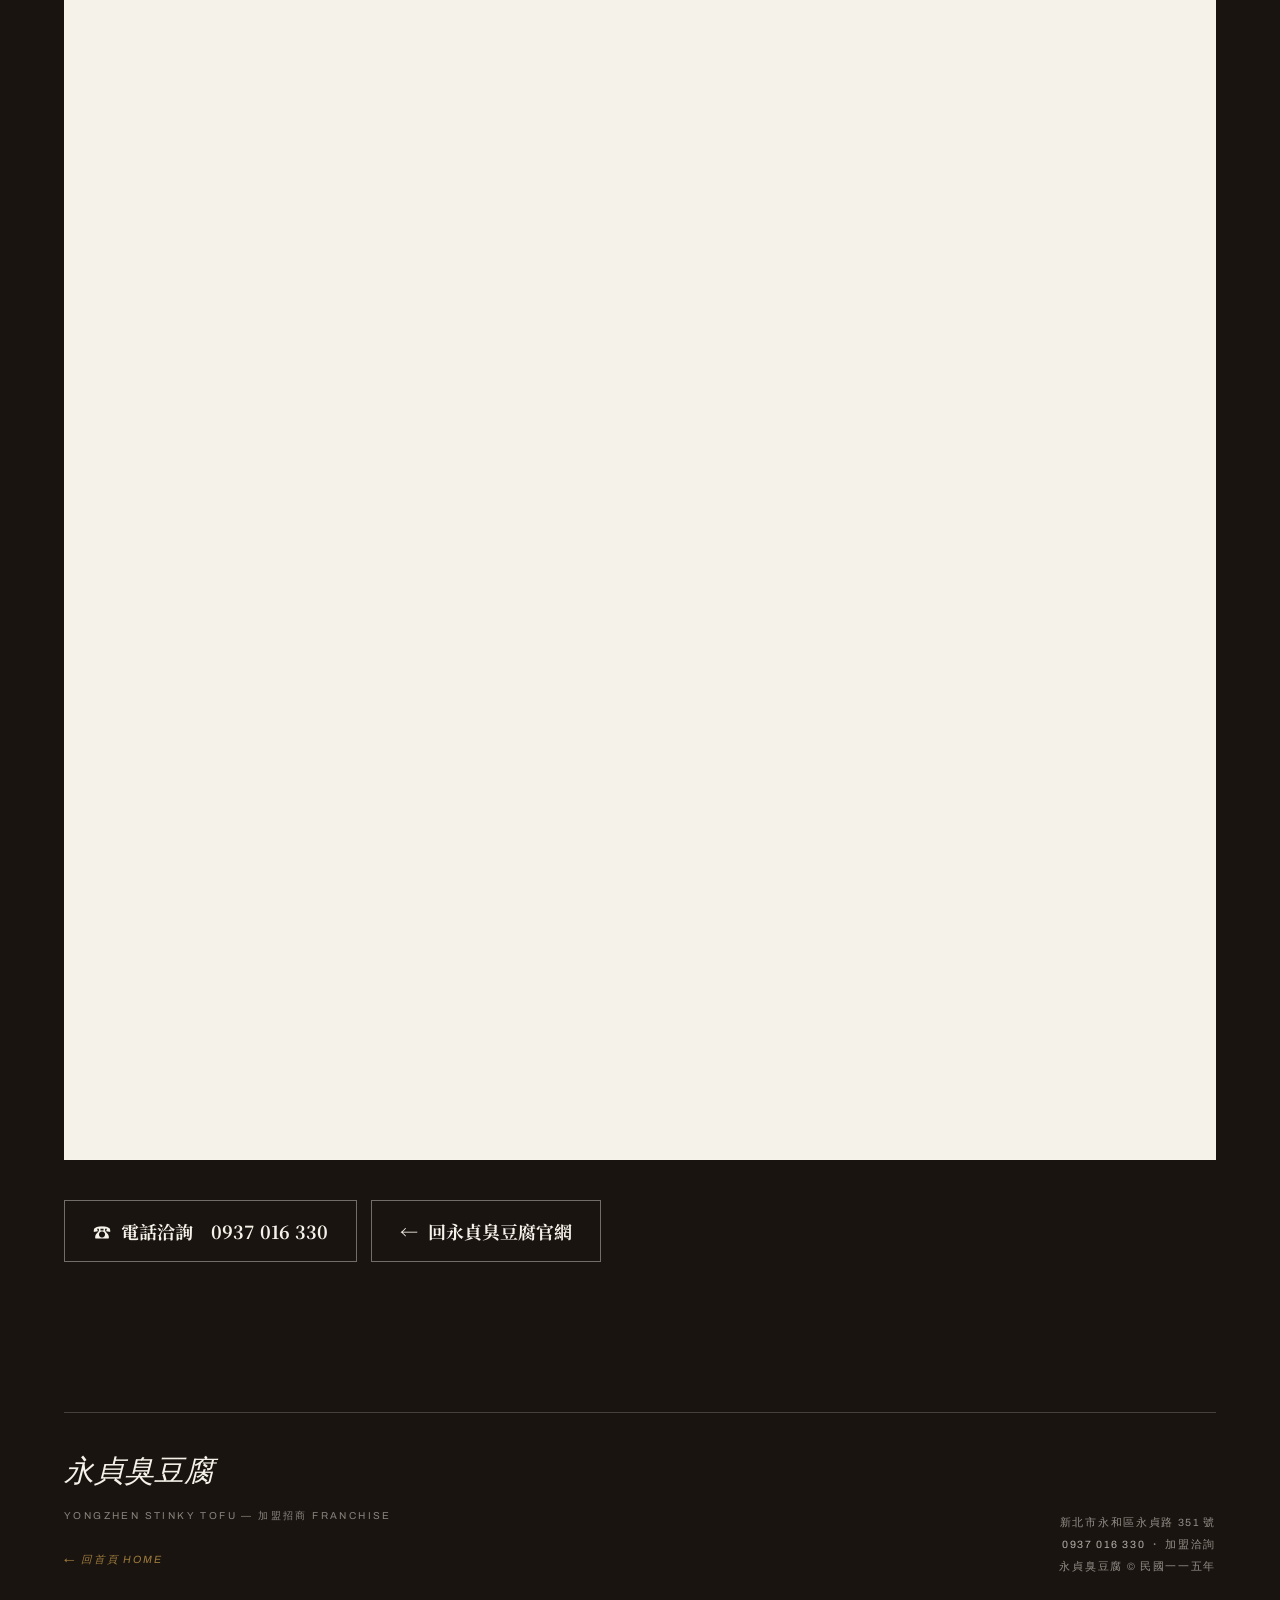
<file: join.html>
<!DOCTYPE html>
<html lang="zh-Hant">
<head>
<meta charset="UTF-8">
<meta name="viewport" content="width=device-width, initial-scale=1.0">
<title>永貞臭豆腐加盟招商｜二段火候技術轉移．臭豆腐創業加盟專案</title>
<meta name="description" content="永貞臭豆腐加盟招商：永和永貞路十年老店、4.7 星逾 3,000 則好評，二段火候技術完整轉移、深坑訂製方豆腐核心原料供應、選址與教育訓練一條龍輔導。臭豆腐創業加盟首選，立即填表洽詢。">
<meta name="keywords" content="臭豆腐加盟, 永貞臭豆腐加盟, 深坑臭豆腐加盟, 臭豆腐創業, 小吃加盟, 臭豆腐加盟金, 二段火候 技術轉移, 永和臭豆腐加盟, 餐飲創業加盟">
<meta name="author" content="永貞・深坑臭豆腐">
<meta name="robots" content="index, follow, max-image-preview:large">
<meta name="googlebot" content="index, follow">
<meta name="geo.region" content="TW-NWT">
<meta name="geo.placename" content="新北市永和區">
<meta name="geo.position" content="25.0009;121.5135">
<meta name="ICBM" content="25.0009, 121.5135">
<link rel="canonical" href="https://yongzhen-tofu.com.tw/join.html">
<link rel="icon" type="image/svg+xml" href="favicon.svg">
<link rel="apple-touch-icon" href="og-image.webp">
<meta property="og:title" content="永貞臭豆腐加盟招商｜二段火候技術轉移．臭豆腐創業">
<meta property="og:description" content="十年老店、4.7 星逾 3,000 則好評。二段火候技術轉移、核心原料供應、選址與教育訓練一條龍。臭豆腐創業加盟，立即洽詢。">
<meta property="og:type" content="website">
<meta property="og:url" content="https://yongzhen-tofu.com.tw/join.html">
<meta property="og:image" content="https://yongzhen-tofu.com.tw/og-image.webp">
<meta property="og:image:width" content="680">
<meta property="og:image:height" content="510">
<meta property="og:image:alt" content="永貞臭豆腐脆皮特寫：二段火候現炸">
<meta property="og:locale" content="zh_TW">
<meta property="og:site_name" content="永貞臭豆腐">
<meta name="twitter:card" content="summary_large_image">
<meta name="twitter:title" content="永貞臭豆腐加盟招商｜二段火候技術轉移．臭豆腐創業">
<meta name="twitter:description" content="十年老店、4.7 星逾 3,000 則好評。二段火候技術轉移、核心原料供應、一條龍輔導。">
<meta name="twitter:image" content="https://yongzhen-tofu.com.tw/og-image.webp">
<meta name="theme-color" content="#F5F2EA">

<link rel="preconnect" href="https://fonts.googleapis.com">
<link rel="preconnect" href="https://fonts.gstatic.com" crossorigin>
<link href="https://fonts.googleapis.com/css2?family=Bodoni+Moda:ital,opsz,wght@0,6..96,400;0,6..96,500;0,6..96,700;0,6..96,900;1,6..96,400;1,6..96,500&family=Archivo:wght@400;500;600;700&family=Noto+Serif+TC:wght@300;500;700;900&family=Noto+Sans+TC:wght@300;400;500;700&display=swap" rel="stylesheet">

<!-- ===== 麵包屑 ===== -->
<script type="application/ld+json">
{
  "@context": "https://schema.org",
  "@type": "BreadcrumbList",
  "itemListElement": [
    { "@type": "ListItem", "position": 1, "name": "永貞臭豆腐", "item": "https://yongzhen-tofu.com.tw/" },
    { "@type": "ListItem", "position": 2, "name": "加盟招商", "item": "https://yongzhen-tofu.com.tw/join.html" }
  ]
}
</script>

<!-- ===== FAQ 結構化資料 ===== -->
<script type="application/ld+json">
{
  "@context": "https://schema.org",
  "@type": "FAQPage",
  "mainEntity": [
    {
      "@type": "Question",
      "name": "沒有餐飲經驗可以加盟永貞臭豆腐嗎？",
      "acceptedAnswer": { "@type": "Answer", "text": "可以。總部提供完整教育訓練，包含二段火候炸功、備料、衛生與收銀流程，從零開始手把手帶到能獨立出餐，沒有餐飲背景也能上手。" }
    },
    {
      "@type": "Question",
      "name": "永貞臭豆腐加盟需要多大的店面？",
      "acceptedAnswer": { "@type": "Answer", "text": "以小吃攤車到店面型皆可評估，總部會依商圈與你的預算協助選址規劃，外帶為主的店型坪數需求不大，靈活度高。" }
    },
    {
      "@type": "Question",
      "name": "原料一定要跟總部叫嗎？",
      "acceptedAnswer": { "@type": "Answer", "text": "核心原料（深坑訂製方豆腐、特調醬料等）由總部統一供應，以維持各店口味一致；一般生鮮備品可在地採購，降低成本。" }
    },
    {
      "@type": "Question",
      "name": "從洽詢到開幕大約要多久？",
      "acceptedAnswer": { "@type": "Answer", "text": "在選址順利的情況下，從簽約、教育訓練、裝潢備貨到試營運，通常約 1～2 個月可開幕，實際依店點與裝潢進度而定。" }
    }
  ]
}
</script>

<style>
  :root{
    --paper:#F5F2EA; --paper-deep:#ECE7DA; --ink:#1A1410; --ink-soft:#4A4038;
    --oxblood:#5A1E18; --oxblood-bright:#7A2A20; --gold:#9C7A3C; --rule:#1A1410;
    --serif-tc:"Noto Serif TC", serif; --sans-tc:"Noto Sans TC", sans-serif;
    --display:"Bodoni Moda", serif; --label:"Archivo", sans-serif;
  }
  *{margin:0;padding:0;box-sizing:border-box}
  html{scroll-behavior:smooth}
  body{background:var(--paper);color:var(--ink);font-family:var(--sans-tc);font-weight:400;line-height:1.8;-webkit-font-smoothing:antialiased;overflow-x:hidden;
    background-image:radial-gradient(circle at 20% 30%, rgba(0,0,0,.012) 0, transparent 40%),radial-gradient(circle at 80% 70%, rgba(0,0,0,.012) 0, transparent 40%)}
  .label{font-family:var(--label);font-weight:600;font-size:11px;letter-spacing:.28em;text-transform:uppercase;color:var(--oxblood)}
  .rule{height:1px;background:var(--rule);width:100%}
  .reveal{opacity:0;transform:translateY(28px);transition:opacity 1s cubic-bezier(.16,1,.3,1),transform 1s cubic-bezier(.16,1,.3,1)}
  .reveal.in{opacity:1;transform:none}
  .reveal-d1{transition-delay:.12s}.reveal-d2{transition-delay:.24s}.reveal-d3{transition-delay:.36s}.reveal-d4{transition-delay:.48s}
  img.img-fade{opacity:0;filter:blur(14px);transform:scale(1.025);transition:opacity 1.1s cubic-bezier(.16,1,.3,1),filter 1.1s cubic-bezier(.16,1,.3,1),transform 1.1s cubic-bezier(.16,1,.3,1)}
  img.img-fade.loaded{opacity:1;filter:blur(0);transform:scale(1)}

  /* 浮動撥電話 */
  .floating-call{position:fixed;right:clamp(16px,2vw,28px);bottom:clamp(16px,2vw,28px);width:60px;height:60px;border-radius:50%;background:var(--oxblood);color:var(--paper);display:flex;align-items:center;justify-content:center;box-shadow:0 8px 24px rgba(90,30,24,.45),0 2px 6px rgba(0,0,0,.18);text-decoration:none;z-index:90;transition:transform .35s cubic-bezier(.16,1,.3,1),box-shadow .35s ease,background .35s ease;opacity:0;transform:scale(.6) translateY(20px);pointer-events:none}
  .floating-call.show{opacity:1;transform:scale(1) translateY(0);pointer-events:auto}
  .floating-call:hover{transform:scale(1.08);background:var(--oxblood-bright)}
  .floating-call svg{width:26px;height:26px;fill:currentColor}
  .floating-call::after{content:"";position:absolute;inset:-6px;border-radius:50%;border:2px solid var(--oxblood);opacity:.5;animation:phoneRing 2.2s cubic-bezier(.16,1,.3,1) infinite}
  @keyframes phoneRing{0%{transform:scale(.92);opacity:.6}70%{transform:scale(1.32);opacity:0}100%{transform:scale(1.32);opacity:0}}
  @media(prefers-reduced-motion:reduce){.floating-call::after{display:none}}

  /* 刊頭 */
  .masthead{max-width:1280px;margin:0 auto;padding:26px clamp(20px,5vw,72px) 0;display:flex;justify-content:space-between;align-items:flex-start;gap:20px}
  .masthead .iss{font-family:var(--label);font-size:11px;letter-spacing:.22em;text-transform:uppercase;color:var(--ink-soft);line-height:1.7}
  .masthead .iss b{color:var(--oxblood);font-weight:700}
  .masthead .brandmark{font-family:var(--display);font-style:italic;font-size:clamp(15px,2vw,19px);letter-spacing:.02em;text-align:right;color:var(--ink);text-decoration:none}
  .masthead-rule{max-width:1280px;margin:18px auto 0;padding:0 clamp(20px,5vw,72px)}
  .masthead-rule .rule{background:var(--ink)}
  .crumb{max-width:1280px;margin:0 auto;padding:20px clamp(20px,5vw,72px) 0;font-family:var(--label);font-size:11px;letter-spacing:.18em;text-transform:uppercase;color:var(--ink-soft)}
  .crumb a{color:var(--oxblood);text-decoration:none}.crumb a:hover{text-decoration:underline}
  .crumb span{margin:0 8px;color:rgba(26,20,16,.4)}

  /* HERO */
  .hero{max-width:1280px;margin:0 auto;padding:clamp(34px,6vw,80px) clamp(20px,5vw,72px) clamp(30px,4vw,56px)}
  .hero .label{display:block;margin-bottom:18px}
  .hero h1{font-family:var(--serif-tc);font-weight:900;font-size:clamp(42px,8.5vw,116px);line-height:.96;letter-spacing:-.01em;color:var(--ink)}
  .hero h1 em{font-family:var(--display);font-style:italic;font-weight:500;color:var(--oxblood)}
  .hero-lede{font-family:var(--serif-tc);font-weight:300;font-size:clamp(16px,1.6vw,20px);line-height:2;color:var(--ink-soft);margin-top:clamp(22px,3vw,32px);max-width:54ch}
  .hero-cta{display:flex;gap:14px;flex-wrap:wrap;margin-top:clamp(26px,3.5vw,40px)}
  .btn{display:inline-flex;align-items:center;gap:10px;font-family:var(--serif-tc);font-weight:700;font-size:clamp(15px,1.5vw,18px);padding:14px 30px;text-decoration:none;transition:transform .35s cubic-bezier(.16,1,.3,1),background .35s ease,color .35s ease;border:1px solid var(--ink)}
  .btn .arrow{font-family:var(--display);font-size:20px;transition:transform .35s ease}
  .btn:hover .arrow{transform:translateX(6px)}
  .btn-primary{background:var(--oxblood);color:var(--paper);border-color:var(--oxblood)}
  .btn-primary:hover{transform:translateY(-2px);background:var(--oxblood-bright)}
  .btn-ghost{background:transparent;color:var(--ink)}
  .btn-ghost:hover{background:var(--ink);color:var(--paper)}

  /* 數據條 */
  .stats{max-width:1280px;margin:0 auto;padding:0 clamp(20px,5vw,72px) clamp(40px,6vw,72px)}
  .stats-grid{display:grid;grid-template-columns:repeat(4,1fr);gap:1px;background:var(--ink);border:1px solid var(--ink)}
  .stat{background:var(--paper);padding:clamp(22px,3vw,38px) clamp(16px,2vw,26px)}
  .stat .n{font-family:var(--display);font-weight:500;font-size:clamp(34px,5vw,60px);line-height:.9;color:var(--oxblood)}
  .stat .n small{font-size:.4em;color:var(--ink-soft);font-weight:400}
  .stat .t{font-family:var(--label);font-size:10.5px;letter-spacing:.18em;text-transform:uppercase;color:var(--ink-soft);margin-top:12px}
  @media(max-width:760px){.stats-grid{grid-template-columns:repeat(2,1fr)}}

  /* 章節 */
  .chapter{max-width:1280px;margin:0 auto;padding:clamp(50px,8vw,120px) clamp(20px,5vw,72px) 0}
  .chapter-head{display:flex;align-items:baseline;gap:20px;margin-bottom:clamp(30px,4vw,56px)}
  .chapter-no{font-family:var(--display);font-size:clamp(40px,7vw,90px);font-weight:500;line-height:.8;color:var(--oxblood);font-style:italic}
  .chapter-titles .label{display:block;margin-bottom:10px}
  .chapter-titles h2{font-family:var(--serif-tc);font-weight:900;font-size:clamp(28px,4.6vw,60px);line-height:1.02;letter-spacing:-.01em}
  .prose{font-family:var(--serif-tc);font-weight:300;font-size:clamp(16px,1.35vw,18.5px);line-height:2.05;color:var(--ink-soft);max-width:64ch}
  .prose p+p{margin-top:1.3em}.prose strong{color:var(--ink);font-weight:700}

  /* 加盟優勢 grid */
  .feat-grid{display:grid;grid-template-columns:repeat(3,1fr);gap:1px;background:var(--ink);border:1px solid var(--ink)}
  .feat{background:var(--paper);padding:0;text-decoration:none;color:inherit;display:flex;flex-direction:column;position:relative;overflow:hidden;transition:background .35s ease}
  .feat .fthumb{aspect-ratio:16/10;overflow:hidden;background:var(--paper-deep);border-bottom:1px solid var(--ink)}
  .feat .fthumb img{width:100%;height:100%;object-fit:cover;display:block;transition:transform 1.2s cubic-bezier(.16,1,.3,1)}
  a.feat:hover .fthumb img{transform:scale(1.06)}
  .feat .fbody{padding:clamp(24px,2.8vw,36px);display:flex;flex-direction:column;flex:1}
  a.feat:hover{background:var(--paper-deep)}
  .feat .fn{font-family:var(--display);font-style:italic;font-size:14px;color:var(--oxblood)}
  .feat h3{font-family:var(--serif-tc);font-weight:700;font-size:clamp(20px,2.2vw,26px);margin:10px 0 12px;line-height:1.25;transition:color .3s ease}
  a.feat:hover h3{color:var(--oxblood)}
  .feat p{font-family:var(--sans-tc);font-weight:300;font-size:14.5px;line-height:1.9;color:var(--ink-soft);flex:1}
  .feat .more{display:inline-block;margin-top:16px;font-family:var(--label);font-size:10px;font-weight:600;letter-spacing:.18em;text-transform:uppercase;color:var(--oxblood)}
  .feat .more .ar{transition:transform .35s ease;display:inline-block}
  a.feat:hover .more .ar{transform:translateX(5px)}
  @media(max-width:880px){.feat-grid{grid-template-columns:1fr}}

  /* 費用表 */
  .fee{width:100%;border-collapse:collapse;margin-top:clamp(8px,2vw,16px);border:1px solid var(--ink);font-family:var(--sans-tc)}
  .fee caption{caption-side:bottom;font-family:var(--display);font-style:italic;font-size:14px;color:var(--ink-soft);margin-top:14px;text-align:left;line-height:1.7}
  .fee th,.fee td{border:1px solid rgba(26,20,16,.2);padding:clamp(14px,1.8vw,20px) clamp(14px,1.8vw,22px);text-align:left;vertical-align:top;font-size:clamp(14px,1.1vw,15.5px);line-height:1.7}
  .fee thead th{background:var(--ink);color:var(--paper);font-family:var(--label);font-size:11px;font-weight:600;letter-spacing:.16em;text-transform:uppercase}
  .fee tbody th{font-family:var(--serif-tc);font-weight:700;color:var(--ink);background:var(--paper-deep);white-space:nowrap}
  .fee .price{font-family:var(--display);font-weight:500;font-size:clamp(18px,1.8vw,22px);color:var(--oxblood);white-space:nowrap}
  .fee tbody tr:hover td,.fee tbody tr:hover th{background:rgba(156,122,60,.06)}
  .draft-note{margin-top:16px;font-family:var(--label);font-size:11px;letter-spacing:.06em;color:var(--oxblood);background:rgba(156,122,60,.1);border-left:3px solid var(--gold);padding:12px 16px;line-height:1.7}

  /* 加盟方案：一對一 */
  .plan-hi{border:1px solid var(--ink);background:var(--ink);color:var(--paper);padding:clamp(30px,4vw,52px);margin-top:clamp(20px,3vw,30px);position:relative;overflow:hidden}
  .plan-hi::before{content:"";position:absolute;inset:0;pointer-events:none;opacity:.5;background:radial-gradient(circle at 88% 18%, rgba(156,122,60,.22), transparent 55%)}
  .plan-hi .k{font-family:var(--label);font-size:11px;letter-spacing:.24em;text-transform:uppercase;color:var(--gold);position:relative}
  .plan-hi .big{font-family:var(--serif-tc);font-weight:900;font-size:clamp(28px,4.4vw,52px);line-height:1.05;margin:14px 0 16px;position:relative}
  .plan-hi .big em{font-family:var(--display);font-style:italic;color:var(--gold);font-weight:500}
  .plan-hi p{font-family:var(--sans-tc);font-weight:300;font-size:clamp(14.5px,1.2vw,16.5px);line-height:1.95;color:rgba(245,242,234,.82);max-width:56ch;position:relative}
  .plan-points{list-style:none;display:flex;flex-wrap:wrap;gap:10px;margin-top:22px;position:relative}
  .plan-points li{font-family:var(--label);font-size:11px;letter-spacing:.12em;text-transform:uppercase;border:1px solid rgba(245,242,234,.3);padding:8px 16px;color:var(--paper)}
  .plan-invest{margin-top:clamp(22px,3vw,32px);font-family:var(--serif-tc);font-weight:300;font-size:clamp(15px,1.4vw,18px);line-height:2;color:var(--ink-soft);max-width:62ch}
  .plan-invest b{color:var(--oxblood);font-weight:700}

  /* 流程 steps */
  .steps{display:grid;grid-template-columns:repeat(4,1fr);gap:1px;background:var(--ink);border:1px solid var(--ink)}
  .step{background:var(--paper);padding:clamp(22px,2.6vw,32px);position:relative}
  .step .sn{font-family:var(--display);font-style:italic;font-size:clamp(28px,3.4vw,46px);color:var(--gold);line-height:.9}
  .step h3{font-family:var(--serif-tc);font-weight:700;font-size:clamp(17px,1.8vw,21px);margin:10px 0 8px;line-height:1.2}
  .step p{font-family:var(--sans-tc);font-weight:300;font-size:13.5px;line-height:1.8;color:var(--ink-soft)}
  @media(max-width:880px){.steps{grid-template-columns:repeat(2,1fr)}}
  @media(max-width:480px){.steps{grid-template-columns:1fr}}

  /* FAQ */
  .faq{border-top:1px solid var(--ink);margin-top:clamp(8px,2vw,16px)}
  .faq details{border-bottom:1px solid rgba(26,20,16,.22)}
  .faq summary{list-style:none;cursor:pointer;padding:clamp(20px,2.6vw,28px) 0;display:flex;justify-content:space-between;align-items:center;gap:20px;font-family:var(--serif-tc);font-weight:700;font-size:clamp(18px,2vw,24px);color:var(--ink);transition:color .3s ease}
  .faq summary::-webkit-details-marker{display:none}
  .faq summary:hover{color:var(--oxblood)}
  .faq summary .mark{font-family:var(--display);font-size:28px;color:var(--oxblood);line-height:1;transition:transform .35s cubic-bezier(.16,1,.3,1);flex-shrink:0}
  .faq details[open] summary .mark{transform:rotate(45deg)}
  .faq .faq-body{font-family:var(--sans-tc);font-weight:300;font-size:clamp(14.5px,1.1vw,16px);line-height:1.95;color:var(--ink-soft);padding:0 0 clamp(22px,2.6vw,28px);max-width:62ch}

  /* 表單 / 招募 CTA */
  .apply{background:var(--ink);color:var(--paper);margin-top:clamp(56px,8vw,120px)}
  .apply-inner{max-width:1280px;margin:0 auto;padding:clamp(50px,7vw,100px) clamp(20px,5vw,72px)}
  .apply-inner .label{color:var(--gold)}
  .apply h2{font-family:var(--serif-tc);font-weight:900;font-size:clamp(30px,5vw,72px);line-height:.98;margin:18px 0 clamp(14px,2vw,22px);color:var(--paper)}
  .apply h2 em{font-family:var(--display);font-style:italic;font-weight:500;color:var(--gold)}
  .apply-sub{font-family:var(--serif-tc);font-weight:300;font-size:clamp(15px,1.5vw,18px);line-height:1.95;color:rgba(245,242,234,.78);max-width:54ch;margin-bottom:clamp(24px,3vw,34px)}
  .apply-sub b{color:var(--gold);font-weight:700}
  .apply-steps{display:flex;flex-wrap:wrap;gap:clamp(14px,2.4vw,30px);margin-bottom:clamp(30px,4vw,46px)}
  .apply-step{flex:1 1 200px;border-top:2px solid var(--gold);padding-top:14px}
  .apply-step .sn{font-family:var(--display);font-style:italic;font-size:20px;color:var(--gold)}
  .apply-step h3{font-family:var(--serif-tc);font-weight:700;font-size:clamp(16px,1.6vw,19px);color:var(--paper);margin:6px 0}
  .apply-step p{font-family:var(--sans-tc);font-weight:300;font-size:13.5px;line-height:1.8;color:rgba(245,242,234,.72)}
  .form-wrap{background:var(--paper);padding:clamp(10px,1.4vw,16px);border:1px solid rgba(245,242,234,.2)}
  .form-wrap iframe{width:100%;border:0;display:block}
  /* 表單尚未建立時的佔位 */
  .form-placeholder{background:var(--paper);color:var(--ink);padding:clamp(34px,5vw,60px);text-align:center;border:1px dashed var(--oxblood)}
  .form-placeholder .ph-label{font-family:var(--label);font-size:11px;letter-spacing:.2em;text-transform:uppercase;color:var(--oxblood)}
  .form-placeholder .ph-title{font-family:var(--serif-tc);font-weight:700;font-size:clamp(20px,2.4vw,28px);margin:14px 0 10px}
  .form-placeholder .ph-desc{font-family:var(--sans-tc);font-weight:300;font-size:14.5px;color:var(--ink-soft);line-height:1.9;max-width:46ch;margin:0 auto}
  .apply-contact{display:flex;gap:14px;flex-wrap:wrap;margin-top:clamp(26px,3.5vw,40px)}
  .apply-contact a{display:inline-flex;align-items:center;gap:10px;font-family:var(--serif-tc);font-weight:700;font-size:clamp(15px,1.5vw,18px);padding:14px 28px;text-decoration:none;border:1px solid rgba(245,242,234,.4);color:var(--paper);transition:background .35s ease,color .35s ease,transform .35s ease}
  .apply-contact a:hover{background:var(--gold);color:var(--ink);border-color:var(--gold);transform:translateY(-2px)}

  /* footer */
  footer{background:var(--ink);color:rgba(245,242,234,.7);padding:clamp(40px,5vw,60px) clamp(20px,5vw,72px)}
  .foot-inner{max-width:1280px;margin:0 auto;display:flex;justify-content:space-between;align-items:flex-end;flex-wrap:wrap;gap:24px;border-top:1px solid rgba(245,242,234,.2);padding-top:30px}
  .foot-brand{font-family:var(--display);font-style:italic;font-size:clamp(20px,2.4vw,30px);color:var(--paper)}
  .foot-brand small{display:block;font-family:var(--label);font-style:normal;font-size:10px;letter-spacing:.24em;text-transform:uppercase;margin-top:10px;color:rgba(245,242,234,.5)}
  .foot-meta{font-family:var(--label);font-size:10.5px;letter-spacing:.16em;text-transform:uppercase;text-align:right;line-height:2.1;color:rgba(245,242,234,.55)}
  .foot-meta a{color:rgba(245,242,234,.7);text-decoration:none}
  .foot-back{display:inline-block;margin-top:14px;font-family:var(--label);font-size:10.5px;letter-spacing:.18em;text-transform:uppercase;color:var(--gold);text-decoration:none}
  .foot-back:hover{text-decoration:underline}

  @media(max-width:520px){
    .masthead{flex-direction:column;gap:12px}.masthead .brandmark{text-align:left}
    .fee{display:block;overflow-x:auto}
    .hero-cta .btn{flex:1 1 100%;justify-content:center}
  }
</style>
</head>
<body>

  <!-- ===== 刊頭 ===== -->
  <header class="masthead reveal in">
    <div class="iss">
      加盟招商 <b>Franchise</b>　/　永和・永貞路<br>
      把十年老味，開到你的城市
    </div>
    <a class="brandmark" href="index.html">Yongzhen<br>Stinky Tofu &amp; Co.</a>
  </header>
  <div class="masthead-rule reveal in"><div class="rule"></div></div>

  <!-- ===== 麵包屑 ===== -->
  <nav class="crumb reveal in" aria-label="麵包屑">
    <a href="index.html">永貞臭豆腐</a><span>/</span>加盟招商
  </nav>

  <!-- ===== HERO ===== -->
  <section class="hero">
    <span class="label reveal in">Franchise &nbsp;/&nbsp; 加盟招商</span>
    <h1 class="reveal in reveal-d1">把永貞的味道，<br><em>開到你的城市</em>。</h1>
    <p class="hero-lede reveal in reveal-d2">永和永貞路十年老店、4.7 星逾 3,000 則在地好評。我們把最難的「二段火候」變成可複製的系統——技術完整轉移、核心原料供應、選址與教育訓練一條龍。沒有餐飲經驗，也能炸出外酥內嫩的招牌臭豆腐。</p>
    <div class="hero-cta reveal in reveal-d3">
      <a class="btn btn-primary" href="#apply"><span>我要加盟・填表洽詢</span><span class="arrow">→</span></a>
      <a class="btn btn-ghost" href="#plan"><span>看加盟方案</span><span class="arrow">↓</span></a>
    </div>
  </section>

  <!-- ===== 數據條 ===== -->
  <section class="stats">
    <div class="stats-grid reveal">
      <div class="stat"><div class="n">10<small> 年</small></div><div class="t">十年老店經驗</div></div>
      <div class="stat"><div class="n">4.7<small> ★</small></div><div class="t">Google 評分</div></div>
      <div class="stat"><div class="n">3,000<small> +</small></div><div class="t">在地好評則數</div></div>
      <div class="stat"><div class="n">2<small> 段</small></div><div class="t">獨門二段火候</div></div>
    </div>
  </section>

  <!-- ===== 01 為什麼加盟永貞 ===== -->
  <section class="chapter">
    <div class="chapter-head reveal">
      <div class="chapter-no">01</div>
      <div class="chapter-titles">
        <span class="label">Why Us &nbsp;/&nbsp; 為什麼選永貞</span>
        <h2>不是賣你一鍋油，<br>是給你一套會賺的系統</h2>
      </div>
    </div>
    <div class="prose reveal">
      <p>臭豆腐人人會炸，難的是「<strong>外酥內嫩、口味穩定、客人會回頭</strong>」。永貞在永和永貞路炸了十年，靠的是把火分成兩段的獨門功夫，和一塊講究的深坑訂製方豆腐。</p>
      <p>加盟永貞，我們把這套 know-how 系統化交到你手上：<strong>從技術、原料、選址到開店輔導，一條龍協助</strong>，讓你少走十年的彎路，把心力專注在把生意做好。</p>
    </div>
  </section>

  <!-- ===== 02 我們提供什麼 ===== -->
  <section class="chapter">
    <div class="chapter-head reveal">
      <div class="chapter-no">02</div>
      <div class="chapter-titles">
        <span class="label">Support &nbsp;/&nbsp; 總部支援</span>
        <h2>加盟你會得到</h2>
      </div>
    </div>
    <div class="feat-grid reveal">
      <a class="feat" href="support-technique.html">
        <div class="fthumb"><img class="img-fade" loading="lazy" src="永貞豆腐店網路照片/unnamed (5).webp" alt="二段火候現炸油鍋特寫"></div>
        <div class="fbody"><div class="fn">i.</div><h3>二段火候技術轉移</h3><p>招牌炸功完整教學，油溫、火候、時間拿捏手把手帶到會，做出一致的外酥內嫩。</p><span class="more">了解更多 <span class="ar">→</span></span></div>
      </a>
      <a class="feat" href="support-ingredients.html">
        <div class="fthumb"><img class="img-fade" loading="lazy" src="相簿網圖/pexels-guilherme-pedrosa-2156844062-36371693.webp" alt="方形板豆腐特寫（原料示意）"></div>
        <div class="fbody"><div class="fn">ii.</div><h3>核心原料供應</h3><p>深坑訂製方豆腐與特調醬料由總部統一供應，確保每一家分店口味一致。</p><span class="more">了解更多 <span class="ar">→</span></span></div>
      </a>
      <a class="feat" href="support-location.html">
        <div class="fthumb"><img class="img-fade" loading="lazy" src="相簿網圖/pexels-jimmy-liao-3615017-32277909.webp" alt="台灣商圈街道人流（選址示意）"></div>
        <div class="fbody"><div class="fn">iii.</div><h3>選址與商圈評估</h3><p>協助分析人流與商圈，挑出適合的店點，降低開店風險。</p><span class="more">了解更多 <span class="ar">→</span></span></div>
      </a>
      <a class="feat" href="support-training.html">
        <div class="fthumb"><img class="img-fade" loading="lazy" src="相簿網圖/pexels-leongsan-35132136.webp" alt="熱鍋現炸冒煙（教學示意）"></div>
        <div class="fbody"><div class="fn">iv.</div><h3>教育訓練</h3><p>炸功、備料、衛生、收銀與服務一次到位，沒有餐飲經驗也能上手。</p><span class="more">了解更多 <span class="ar">→</span></span></div>
      </a>
      <a class="feat" href="support-setup.html">
        <div class="fthumb"><img class="img-fade" loading="lazy" src="永貞豆腐店網路照片/unnamed (2).webp" alt="永貞臭豆腐店面攤位"></div>
        <div class="fbody"><div class="fn">v.</div><h3>開店與設備輔導</h3><p>裝潢動線、設備清單與採購建議，協助你用合理成本把店開起來。</p><span class="more">了解更多 <span class="ar">→</span></span></div>
      </a>
      <a class="feat" href="support-marketing.html">
        <div class="fthumb"><img class="img-fade" loading="lazy" src="相簿網圖/pexels-jimmy-liao-3615017-35398727.webp" alt="夜市人潮（開幕人氣示意）"></div>
        <div class="fbody"><div class="fn">vi.</div><h3>開幕行銷與持續輔導</h3><p>開幕活動規劃與營運期間的持續支援，讓生意走得長久。</p><span class="more">了解更多 <span class="ar">→</span></span></div>
      </a>
    </div>
  </section>

  <!-- ===== 03 加盟方案：一對一指導 ===== -->
  <section class="chapter" id="plan">
    <div class="chapter-head reveal">
      <div class="chapter-no">03</div>
      <div class="chapter-titles">
        <span class="label">Plan &nbsp;/&nbsp; 加盟方案</span>
        <h2>新型態加盟<br>林老闆一對一帶你開店</h2>
      </div>
    </div>

    <div class="prose reveal">
      <p>永貞的加盟，<strong>不是賣你一套設備就放生</strong>。我們把十年的眉角，用最直接的方式交到你手上——林老闆親自一對一指導，陪你從不會到上手。</p>
    </div>

    <div class="plan-hi reveal reveal-d1">
      <span class="k">One-on-One &nbsp;/&nbsp; 一對一指導</span>
      <div class="big">林老闆<em>親自帶</em>，<br>手把手帶到你真的會。</div>
      <p>從二段火候的炸功、每日備料、衛生控管，到顧店與收銀的眉角，不是丟一本手冊就算了，而是一對一陪著你做，直到你能獨當一面。開店之後，營運上遇到的問題，也持續當你的後盾。</p>
      <ul class="plan-points">
        <li>炸功一對一實作</li>
        <li>備料與選料</li>
        <li>顧店眉角</li>
        <li>開幕陪跑</li>
        <li>持續諮詢</li>
      </ul>
    </div>

    <p class="plan-invest reveal reveal-d2">創業預算依<b>店型與地點客製</b>，並<b>不收月付權利金</b>，營收留在自己口袋。詳細費用與方案內容，由林老闆於一對一洽談時為你完整說明——歡迎先填表或來電，我們主動與你聯繫。</p>
  </section>

  <!-- ===== 04 開店流程 ===== -->
  <section class="chapter">
    <div class="chapter-head reveal">
      <div class="chapter-no">04</div>
      <div class="chapter-titles">
        <span class="label">Process &nbsp;/&nbsp; 開店流程</span>
        <h2>從洽詢到開幕</h2>
      </div>
    </div>
    <div class="steps reveal">
      <div class="step"><div class="sn">1</div><h3>洽詢・填表</h3><p>填寫加盟意願表，總部專人與你聯繫說明。</p></div>
      <div class="step"><div class="sn">2</div><h3>面談・評估</h3><p>了解你的預算與目標商圈，雙方確認合作意向。</p></div>
      <div class="step"><div class="sn">3</div><h3>選址・簽約</h3><p>協助選點評估，確認後簽訂加盟合約。</p></div>
      <div class="step"><div class="sn">4</div><h3>訓練・開幕</h3><p>教育訓練、裝潢備貨、試營運，正式開幕。</p></div>
    </div>
    <p class="reveal reveal-d1" style="margin-top:clamp(24px,3vw,36px)"><a href="franchise-process.html" style="font-family:var(--label);font-size:12px;font-weight:600;letter-spacing:.18em;text-transform:uppercase;color:var(--oxblood);text-decoration:none;border-bottom:1px solid var(--oxblood);padding-bottom:3px">看完整加盟流程 ・ 時程甘特圖 →</a></p>
  </section>

  <!-- ===== 05 FAQ ===== -->
  <section class="chapter">
    <div class="chapter-head reveal">
      <div class="chapter-no">05</div>
      <div class="chapter-titles">
        <span class="label">FAQ &nbsp;/&nbsp; 加盟常見問題</span>
        <h2>常見問題</h2>
      </div>
    </div>
    <div class="faq reveal">
      <details open><summary>沒有餐飲經驗可以加盟嗎？<span class="mark">+</span></summary><div class="faq-body">可以。總部提供完整教育訓練，包含二段火候炸功、備料、衛生與收銀流程，從零開始手把手帶到能獨立出餐，沒有餐飲背景也能上手。</div></details>
      <details><summary>需要多大的店面？<span class="mark">+</span></summary><div class="faq-body">從小吃攤車到店面型皆可評估，總部會依商圈與你的預算協助選址規劃。以外帶為主的店型坪數需求不大，靈活度高。</div></details>
      <details><summary>原料一定要跟總部叫嗎？<span class="mark">+</span></summary><div class="faq-body">核心原料（深坑訂製方豆腐、特調醬料等）由總部統一供應，以維持各店口味一致；一般生鮮備品可在地採購，降低成本。</div></details>
      <details><summary>從洽詢到開幕大約要多久？<span class="mark">+</span></summary><div class="faq-body">在選址順利的情況下，從簽約、教育訓練、裝潢備貨到試營運，通常約 1～2 個月可開幕，實際依店點與裝潢進度而定。</div></details>
    </div>
  </section>

  <!-- ===== 招募表單 ===== -->
  <section class="apply" id="apply">
    <div class="apply-inner">
      <span class="label reveal">Apply Now &nbsp;/&nbsp; 加盟洽詢</span>
      <h2 class="reveal reveal-d1">留下資料，<br><em>我們主動聯繫你</em>。</h2>
      <p class="apply-sub reveal reveal-d2">填寫以下加盟意願表，留下聯絡方式即可。我們會在 <b>1–2 個工作天內主動與您聯繫</b>，由林老闆與總部專人提供完整加盟說明——<b>免費諮詢、沒有壓力，了解後再決定</b>。您的資料僅用於加盟洽詢，絕不外流。</p>

      <div class="apply-steps reveal reveal-d2">
        <div class="apply-step"><span class="sn">01</span><h3>填寫意願表</h3><p>留下姓名與聯絡方式，約 30 秒完成。</p></div>
        <div class="apply-step"><span class="sn">02</span><h3>我們主動聯繫</h3><p>1–2 個工作天內，林老闆或總部專人與您聯繫。</p></div>
        <div class="apply-step"><span class="sn">03</span><h3>一對一說明</h3><p>免費諮詢、沒有壓力，談清楚後再決定。</p></div>
      </div>

      <div class="form-wrap reveal reveal-d2">
        <iframe
          src="https://docs.google.com/forms/d/e/1FAIpQLSdp3ceYbMJueONJ85rJ5cVJOryevm6niDAXFAYAzv0WsHmY-w/viewform?embedded=true"
          height="1500"
          title="永貞臭豆腐加盟意願表"
          loading="lazy">載入中…</iframe>
      </div>

      <div class="apply-contact reveal reveal-d3">
        <a href="tel:+886937016330"><span>☎</span><span>電話洽詢　0937 016 330</span></a>
        <a href="index.html"><span>←</span><span>回永貞臭豆腐官網</span></a>
      </div>
    </div>
  </section>

  <!-- ===== 浮動撥電話 ===== -->
  <a class="floating-call" id="floatingCall" href="tel:+886937016330" aria-label="撥打電話 0937 016 330 洽詢永貞臭豆腐加盟">
    <svg viewBox="0 0 24 24" aria-hidden="true">
      <path d="M20 15.5c-1.2 0-2.4-.2-3.6-.6-.3-.1-.7 0-1 .2l-2.2 2.2c-2.8-1.4-5.1-3.8-6.6-6.6l2.2-2.2c.3-.3.4-.7.2-1-.3-1.1-.5-2.3-.5-3.5 0-.6-.4-1-1-1H4c-.6 0-1 .4-1 1 0 9.4 7.6 17 17 17 .6 0 1-.4 1-1v-3.5c0-.6-.4-1-1-1zM19 12h2c0-5-4-9-9-9v2c3.9 0 7 3.1 7 7zm-4 0h2c0-2.8-2.2-5-5-5v2c1.7 0 3 1.4 3 3z"/>
    </svg>
  </a>

  <!-- ===== 版權頁 ===== -->
  <footer>
    <div class="foot-inner">
      <div class="foot-brand">
        永貞臭豆腐
        <small>Yongzhen Stinky Tofu — 加盟招商 Franchise</small>
        <a class="foot-back" href="index.html">← 回首頁 Home</a>
      </div>
      <div class="foot-meta">
        新北市永和區永貞路 351 號<br>
        <a href="tel:+886937016330">0937 016 330</a> ・ 加盟洽詢<br>
        永貞臭豆腐 © 民國一一五年
      </div>
    </div>
  </footer>

<script>
  const io = new IntersectionObserver((entries)=>{
    entries.forEach(e=>{ if(e.isIntersecting){ e.target.classList.add('in'); io.unobserve(e.target);} });
  },{threshold:.16, rootMargin:"0px 0px -8% 0px"});
  document.querySelectorAll('.reveal:not(.in)').forEach(el=>io.observe(el));

  document.querySelectorAll('img.img-fade').forEach(img=>{
    if(img.complete && img.naturalWidth>0) img.classList.add('loaded');
    else { img.addEventListener('load', ()=>img.classList.add('loaded'), {once:true}); img.addEventListener('error', ()=>img.classList.add('loaded'), {once:true}); }
  });

  const fc = document.getElementById('floatingCall');
  if(fc){
    const onScroll = ()=>{ fc.classList.toggle('show', window.scrollY > window.innerHeight*0.5); };
    window.addEventListener('scroll', onScroll, {passive:true});
    onScroll();
  }
</script>
</body>
</html>
</file>
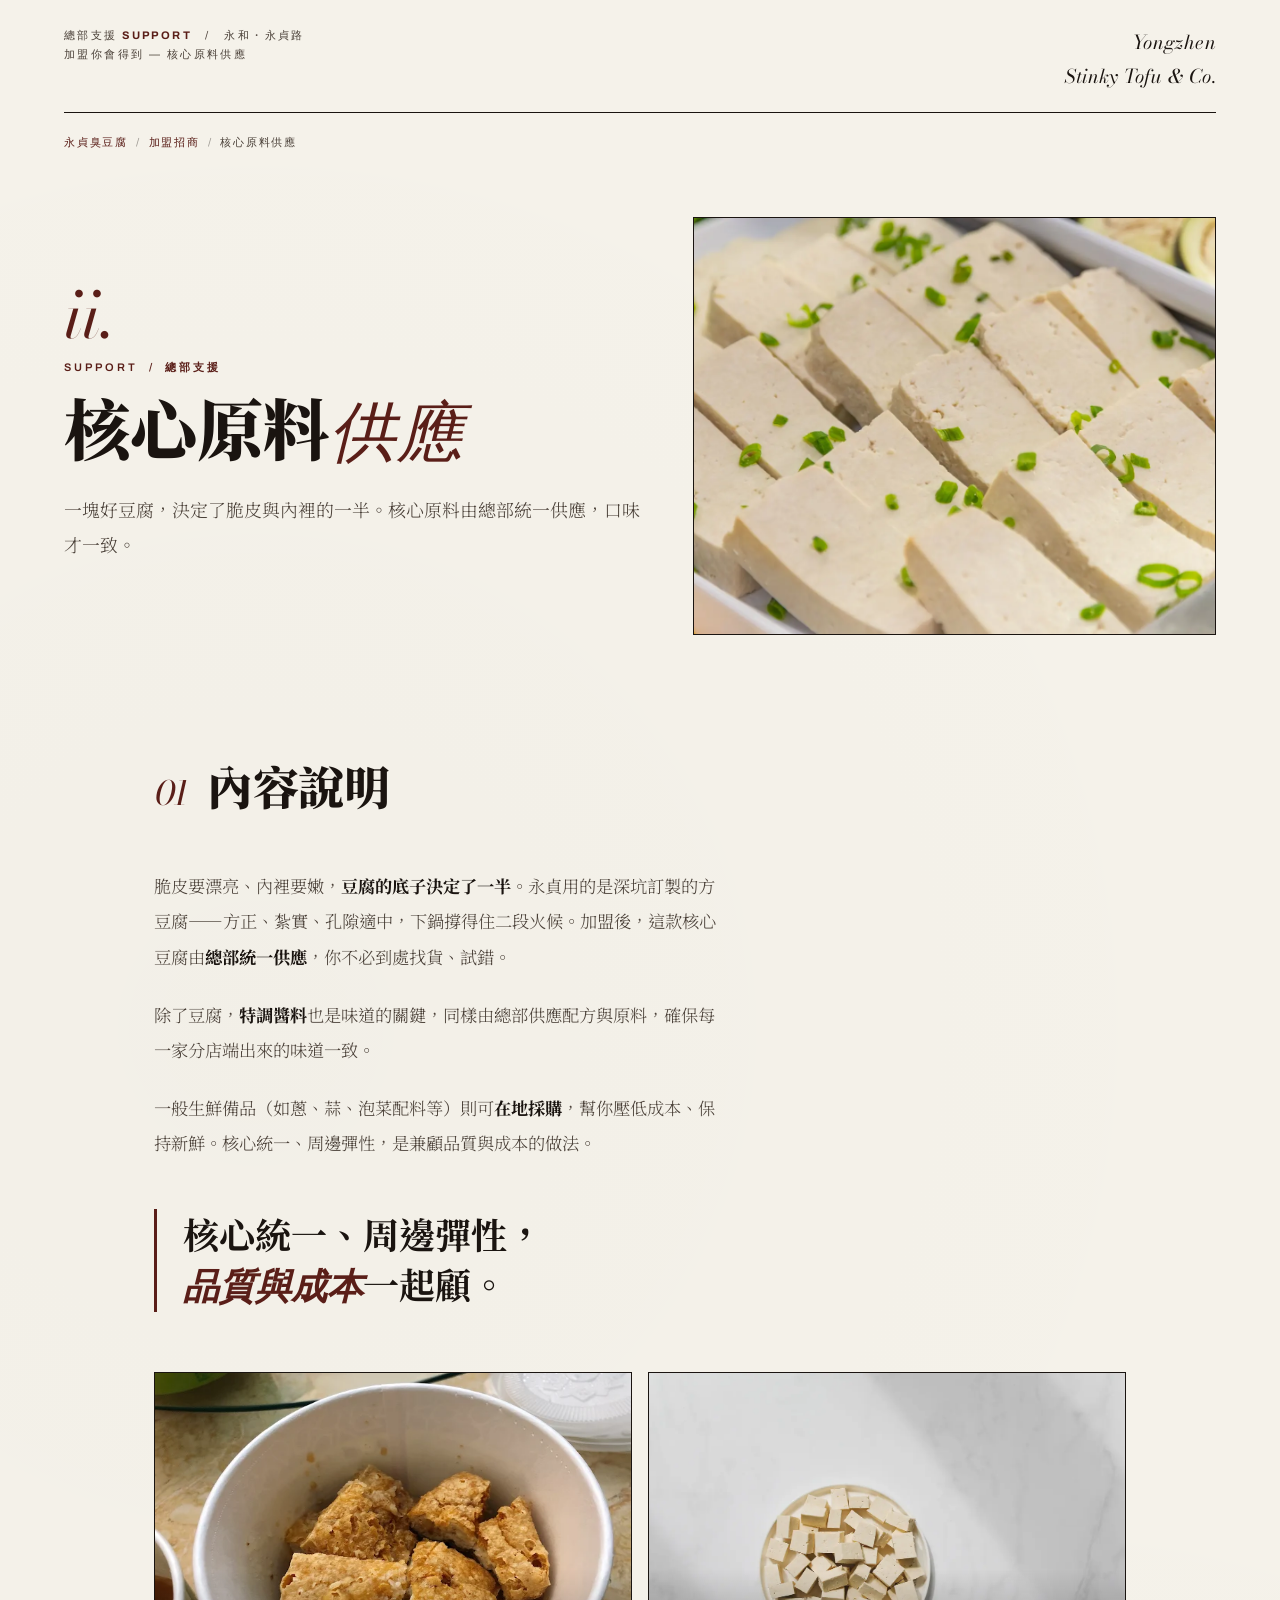
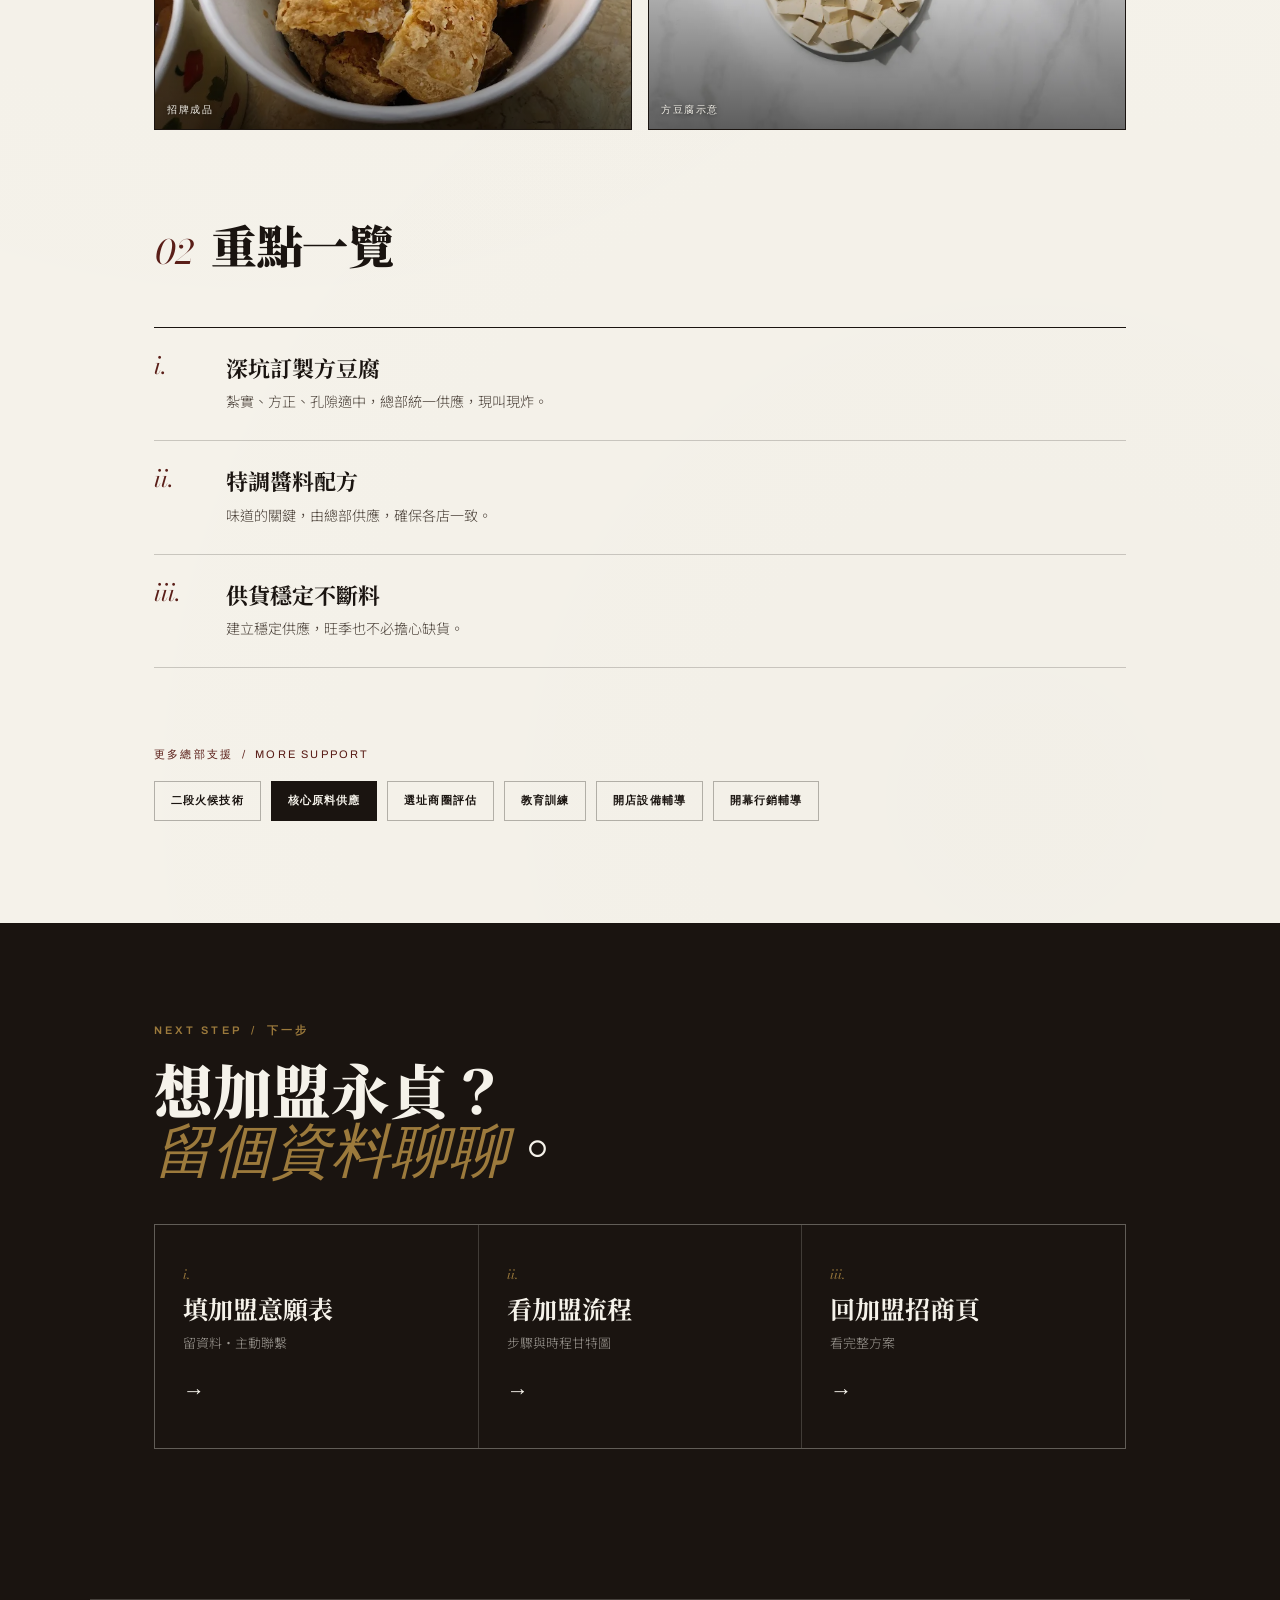
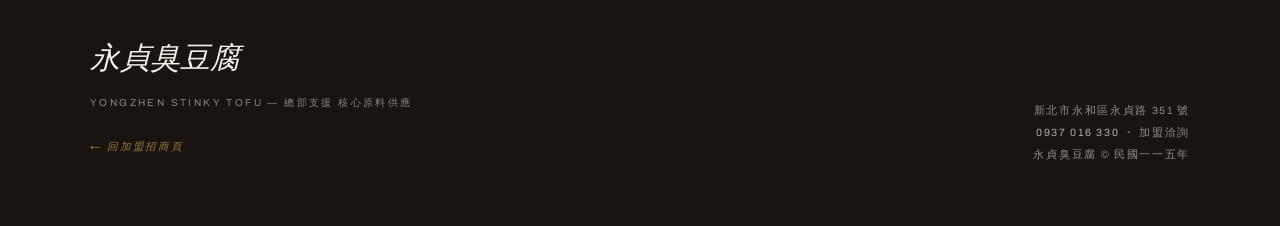
<file: support-ingredients.html>
<!DOCTYPE html>
<html lang="zh-Hant">
<head>
<meta charset="UTF-8">
<meta name="viewport" content="width=device-width, initial-scale=1.0">
<title>核心原料供應｜深坑訂製方豆腐｜永貞臭豆腐加盟</title>
<meta name="description" content="永貞臭豆腐加盟總部統一供應深坑訂製方豆腐與特調醬料，確保各分店口味一致；一般生鮮可在地採購降低成本，供貨穩定不斷料。">
<meta name="keywords" content="核心原料供應, 深坑訂製方豆腐, 臭豆腐加盟原料, 永貞臭豆腐加盟, 醬料配方">
<meta name="author" content="永貞・深坑臭豆腐">
<meta name="robots" content="index, follow, max-image-preview:large">
<meta name="googlebot" content="index, follow">
<meta name="geo.region" content="TW-NWT">
<meta name="geo.placename" content="新北市永和區">
<meta name="geo.position" content="25.0009;121.5135">
<meta name="ICBM" content="25.0009, 121.5135">
<link rel="canonical" href="https://yongzhen-tofu.com.tw/support-ingredients.html">
<link rel="icon" type="image/svg+xml" href="favicon.svg">
<link rel="apple-touch-icon" href="og-image.webp">
<meta property="og:title" content="核心原料供應｜深坑訂製方豆腐｜永貞臭豆腐加盟">
<meta property="og:description" content="永貞臭豆腐加盟總部統一供應深坑訂製方豆腐與特調醬料，確保各分店口味一致；一般生鮮可在地採購降低成本，供貨穩定不斷料。">
<meta property="og:type" content="article">
<meta property="og:url" content="https://yongzhen-tofu.com.tw/support-ingredients.html">
<meta property="og:image" content="https://yongzhen-tofu.com.tw/og-image.webp">
<meta property="og:locale" content="zh_TW">
<meta property="og:site_name" content="永貞臭豆腐">
<meta name="twitter:card" content="summary_large_image">
<meta name="twitter:title" content="核心原料供應｜深坑訂製方豆腐｜永貞臭豆腐加盟">
<meta name="twitter:description" content="永貞臭豆腐加盟總部統一供應深坑訂製方豆腐與特調醬料，確保各分店口味一致；一般生鮮可在地採購降低成本，供貨穩定不斷料。">
<meta name="twitter:image" content="https://yongzhen-tofu.com.tw/og-image.webp">
<meta name="theme-color" content="#F5F2EA">
<link rel="preconnect" href="https://fonts.googleapis.com">
<link rel="preconnect" href="https://fonts.gstatic.com" crossorigin>
<link href="https://fonts.googleapis.com/css2?family=Bodoni+Moda:ital,opsz,wght@0,6..96,400;0,6..96,500;0,6..96,700;0,6..96,900;1,6..96,400;1,6..96,500&family=Archivo:wght@400;500;600;700&family=Noto+Serif+TC:wght@300;500;700;900&family=Noto+Sans+TC:wght@300;400;500;700&display=swap" rel="stylesheet">
<link rel="stylesheet" href="support.css">
<script type="application/ld+json">
{
  "@context": "https://schema.org",
  "@type": "BreadcrumbList",
  "itemListElement": [
    {
      "@type": "ListItem",
      "position": 1,
      "name": "永貞臭豆腐",
      "item": "https://yongzhen-tofu.com.tw/"
    },
    {
      "@type": "ListItem",
      "position": 2,
      "name": "加盟招商",
      "item": "https://yongzhen-tofu.com.tw/join.html"
    },
    {
      "@type": "ListItem",
      "position": 3,
      "name": "核心原料供應",
      "item": "https://yongzhen-tofu.com.tw/support-ingredients.html"
    }
  ]
}
</script>
<script type="application/ld+json">
{
  "@context": "https://schema.org",
  "@type": "Article",
  "headline": "核心原料供應",
  "description": "永貞臭豆腐加盟總部統一供應深坑訂製方豆腐與特調醬料，確保各分店口味一致；一般生鮮可在地採購降低成本，供貨穩定不斷料。",
  "image": "https://yongzhen-tofu.com.tw/og-image.webp",
  "author": {
    "@type": "Organization",
    "name": "永貞臭豆腐",
    "url": "https://yongzhen-tofu.com.tw/"
  },
  "publisher": {
    "@type": "Organization",
    "name": "永貞臭豆腐",
    "logo": {
      "@type": "ImageObject",
      "url": "https://yongzhen-tofu.com.tw/og-image.webp"
    }
  },
  "mainEntityOfPage": {
    "@type": "WebPage",
    "@id": "https://yongzhen-tofu.com.tw/support-ingredients.html"
  },
  "inLanguage": "zh-Hant",
  "isPartOf": {
    "@type": "WebPage",
    "@id": "https://yongzhen-tofu.com.tw/join.html",
    "name": "永貞臭豆腐加盟招商"
  }
}
</script>
</head>
<body>

  <header class="masthead reveal in">
    <div class="iss">總部支援 <b>Support</b>　/　永和・永貞路<br>加盟你會得到 — 核心原料供應</div>
    <a class="brandmark" href="index.html">Yongzhen<br>Stinky Tofu &amp; Co.</a>
  </header>
  <div class="masthead-rule reveal in"><div class="rule"></div></div>

  <nav class="crumb reveal in" aria-label="麵包屑">
    <a href="index.html">永貞臭豆腐</a><span>/</span><a href="join.html">加盟招商</a><span>/</span>核心原料供應
  </nav>

  <article>
  <section class="s-hero">
    <div>
      <div class="no reveal in">ii.</div>
      <span class="label reveal in">Support &nbsp;/&nbsp; 總部支援</span>
      <h1 class="reveal in reveal-d1">核心原料<em>供應</em></h1>
      <p class="lede reveal in reveal-d2">一塊好豆腐，決定了脆皮與內裡的一半。核心原料由總部統一供應，口味才一致。</p>
    </div>
    <figure class="s-hero-fig reveal in reveal-d1">
      <img class="img-fade lb-target" src="相簿網圖/pexels-guilherme-pedrosa-2156844062-36371693.webp" alt="方形板豆腐特寫（原料示意）">
    </figure>
  </section>

  <section class="chapter">
    <div class="chapter-head reveal"><span class="ck">01</span><h2>內容說明</h2></div>
    <div class="prose reveal">
        <p>脆皮要漂亮、內裡要嫩，<strong>豆腐的底子決定了一半</strong>。永貞用的是深坑訂製的方豆腐——方正、紮實、孔隙適中，下鍋撐得住二段火候。加盟後，這款核心豆腐由<strong>總部統一供應</strong>，你不必到處找貨、試錯。</p>
        <p>除了豆腐，<strong>特調醬料</strong>也是味道的關鍵，同樣由總部供應配方與原料，確保每一家分店端出來的味道一致。</p>
        <p>一般生鮮備品（如蔥、蒜、泡菜配料等）則可<strong>在地採購</strong>，幫你壓低成本、保持新鮮。核心統一、周邊彈性，是兼顧品質與成本的做法。</p>
    </div>
    <div class="pullquote reveal">核心統一、周邊彈性，<br><em>品質與成本</em>一起顧。</div>
  </section>

  <div class="duo">
    <figure class="reveal lb-tile"><img class="img-fade lb-target" loading="lazy" src="永貞豆腐店網路照片/unnamed (7).webp" alt="深坑臭豆腐碗裝 招牌"><figcaption>招牌成品</figcaption></figure>
    <figure class="reveal reveal-d1 lb-tile"><img class="img-fade lb-target" loading="lazy" src="相簿網圖/pexels-polina-tankilevitch-4518584.webp" alt="切塊豆腐（原料示意）"><figcaption>方豆腐示意</figcaption></figure>
  </div>

  <section class="chapter">
    <div class="chapter-head reveal"><span class="ck">02</span><h2>重點一覽</h2></div>
    <div class="points">
      <div class="point reveal">
        <div class="pn">i.</div>
        <div><h3>深坑訂製方豆腐</h3><p>紮實、方正、孔隙適中，總部統一供應，現叫現炸。</p></div>
      </div>
      <div class="point reveal">
        <div class="pn">ii.</div>
        <div><h3>特調醬料配方</h3><p>味道的關鍵，由總部供應，確保各店一致。</p></div>
      </div>
      <div class="point reveal">
        <div class="pn">iii.</div>
        <div><h3>供貨穩定不斷料</h3><p>建立穩定供應，旺季也不必擔心缺貨。</p></div>
      </div>
    </div>
  </section>
  </article>

  <nav class="more-nav reveal" aria-label="其他總部支援項目">
    <div class="mlabel">更多總部支援 &nbsp;/&nbsp; More Support</div>
    <div class="more-grid">
      <a href="support-technique.html">二段火候技術</a>
      <a href="support-ingredients.html" aria-current="page">核心原料供應</a>
      <a href="support-location.html">選址商圈評估</a>
      <a href="support-training.html">教育訓練</a>
      <a href="support-setup.html">開店設備輔導</a>
      <a href="support-marketing.html">開幕行銷輔導</a>
    </div>
  </nav>

  <section class="cta">
    <div class="cta-inner">
      <span class="label reveal">Next Step &nbsp;/&nbsp; 下一步</span>
      <h2 class="reveal reveal-d1">想加盟永貞？<br><em>留個資料聊聊</em>。</h2>
      <div class="cta-actions reveal reveal-d2">
        <a class="cta-act" href="join.html#apply"><span class="n">i.</span><span class="t">填加盟意願表</span><span class="d">留資料・主動聯繫</span><span class="arrow">→</span></a>
        <a class="cta-act" href="franchise-process.html"><span class="n">ii.</span><span class="t">看加盟流程</span><span class="d">步驟與時程甘特圖</span><span class="arrow">→</span></a>
        <a class="cta-act" href="join.html"><span class="n">iii.</span><span class="t">回加盟招商頁</span><span class="d">看完整方案</span><span class="arrow">→</span></a>
      </div>
    </div>
  </section>

  <a class="floating-call" id="floatingCall" href="tel:+886937016330" aria-label="撥打電話 0937 016 330 洽詢永貞臭豆腐加盟">
    <svg viewBox="0 0 24 24" aria-hidden="true"><path d="M20 15.5c-1.2 0-2.4-.2-3.6-.6-.3-.1-.7 0-1 .2l-2.2 2.2c-2.8-1.4-5.1-3.8-6.6-6.6l2.2-2.2c.3-.3.4-.7.2-1-.3-1.1-.5-2.3-.5-3.5 0-.6-.4-1-1-1H4c-.6 0-1 .4-1 1 0 9.4 7.6 17 17 17 .6 0 1-.4 1-1v-3.5c0-.6-.4-1-1-1zM19 12h2c0-5-4-9-9-9v2c3.9 0 7 3.1 7 7zm-4 0h2c0-2.8-2.2-5-5-5v2c1.7 0 3 1.4 3 3z"/></svg>
  </a>

  <div class="lightbox" id="lightbox" aria-hidden="true" role="dialog" aria-label="圖片放大檢視">
    <button class="lb-close" aria-label="關閉圖片" type="button">×</button>
    <img class="lb-img" alt="">
    <div class="lb-cap"></div>
  </div>

  <footer>
    <div class="foot-inner">
      <div class="foot-brand">永貞臭豆腐<small>Yongzhen Stinky Tofu — 總部支援 核心原料供應</small>
        <a class="foot-back" href="join.html">← 回加盟招商頁</a>
      </div>
      <div class="foot-meta">新北市永和區永貞路 351 號<br><a href="tel:+886937016330">0937 016 330</a> ・ 加盟洽詢<br>永貞臭豆腐 © 民國一一五年</div>
    </div>
  </footer>

<script src="support.js"></script>
</body>
</html>
</file>
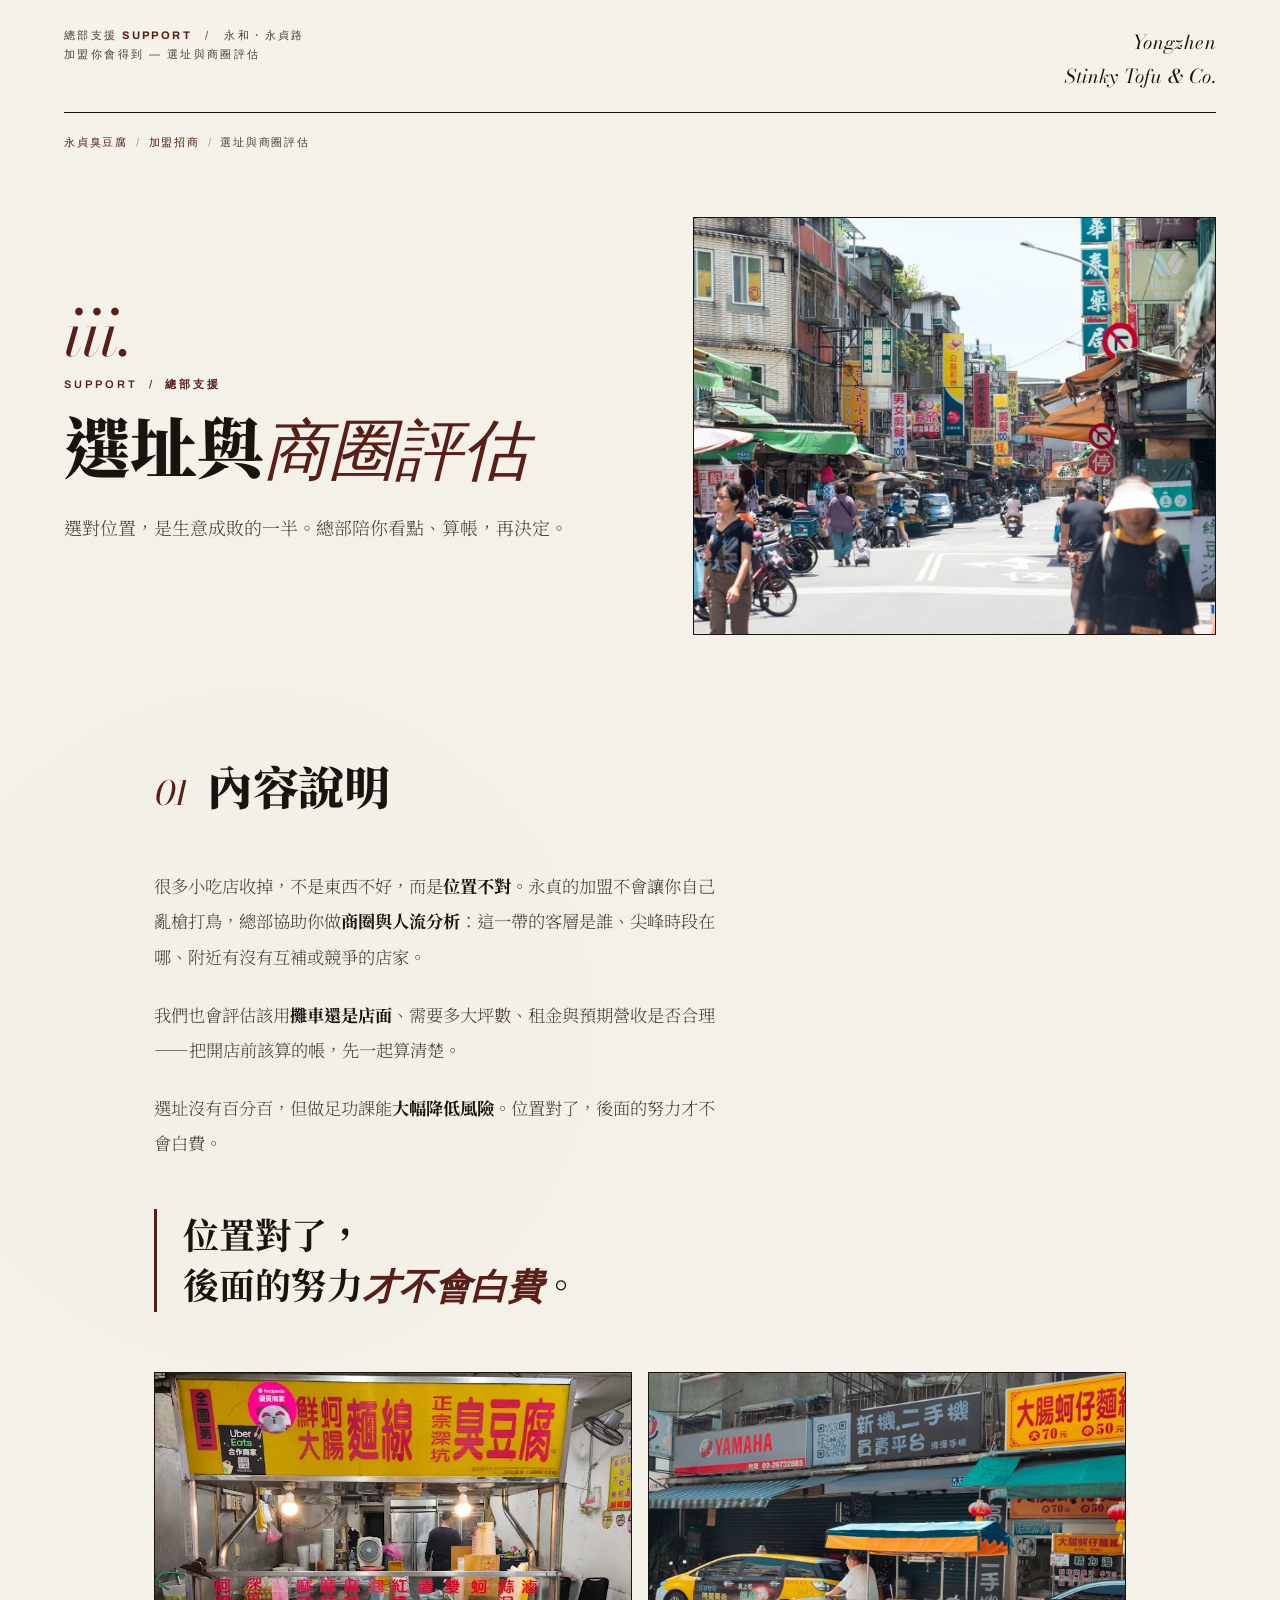
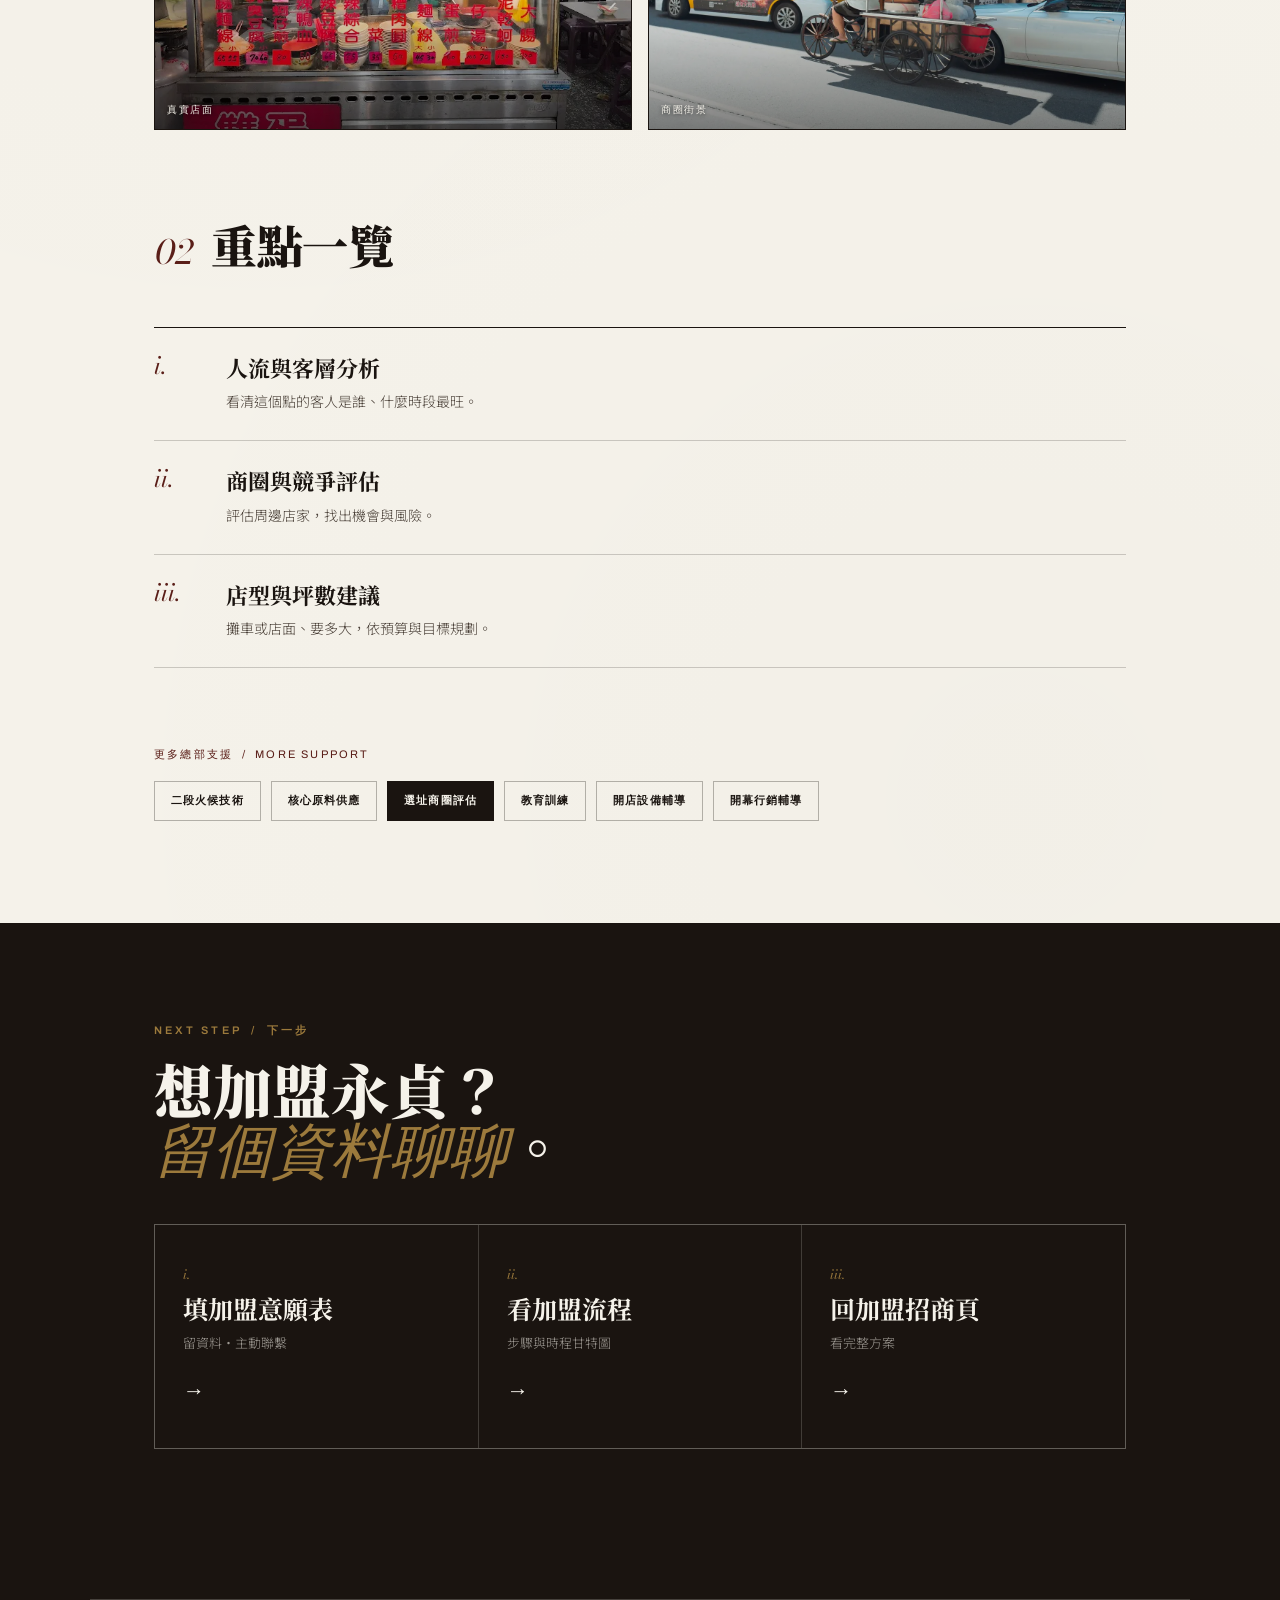
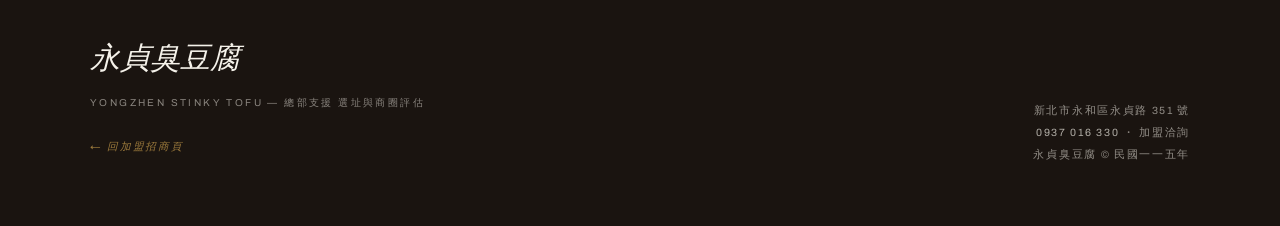
<file: support-location.html>
<!DOCTYPE html>
<html lang="zh-Hant">
<head>
<meta charset="UTF-8">
<meta name="viewport" content="width=device-width, initial-scale=1.0">
<title>選址與商圈評估｜永貞臭豆腐加盟總部支援</title>
<meta name="description" content="永貞臭豆腐加盟總部協助選址與商圈評估：分析人流客層、評估競爭、建議店型與坪數，幫你挑出適合的店點，降低開店風險。">
<meta name="keywords" content="選址, 商圈評估, 臭豆腐加盟選址, 開店地點, 永貞臭豆腐加盟">
<meta name="author" content="永貞・深坑臭豆腐">
<meta name="robots" content="index, follow, max-image-preview:large">
<meta name="googlebot" content="index, follow">
<meta name="geo.region" content="TW-NWT">
<meta name="geo.placename" content="新北市永和區">
<meta name="geo.position" content="25.0009;121.5135">
<meta name="ICBM" content="25.0009, 121.5135">
<link rel="canonical" href="https://yongzhen-tofu.com.tw/support-location.html">
<link rel="icon" type="image/svg+xml" href="favicon.svg">
<link rel="apple-touch-icon" href="og-image.webp">
<meta property="og:title" content="選址與商圈評估｜永貞臭豆腐加盟總部支援">
<meta property="og:description" content="永貞臭豆腐加盟總部協助選址與商圈評估：分析人流客層、評估競爭、建議店型與坪數，幫你挑出適合的店點，降低開店風險。">
<meta property="og:type" content="article">
<meta property="og:url" content="https://yongzhen-tofu.com.tw/support-location.html">
<meta property="og:image" content="https://yongzhen-tofu.com.tw/og-image.webp">
<meta property="og:locale" content="zh_TW">
<meta property="og:site_name" content="永貞臭豆腐">
<meta name="twitter:card" content="summary_large_image">
<meta name="twitter:title" content="選址與商圈評估｜永貞臭豆腐加盟總部支援">
<meta name="twitter:description" content="永貞臭豆腐加盟總部協助選址與商圈評估：分析人流客層、評估競爭、建議店型與坪數，幫你挑出適合的店點，降低開店風險。">
<meta name="twitter:image" content="https://yongzhen-tofu.com.tw/og-image.webp">
<meta name="theme-color" content="#F5F2EA">
<link rel="preconnect" href="https://fonts.googleapis.com">
<link rel="preconnect" href="https://fonts.gstatic.com" crossorigin>
<link href="https://fonts.googleapis.com/css2?family=Bodoni+Moda:ital,opsz,wght@0,6..96,400;0,6..96,500;0,6..96,700;0,6..96,900;1,6..96,400;1,6..96,500&family=Archivo:wght@400;500;600;700&family=Noto+Serif+TC:wght@300;500;700;900&family=Noto+Sans+TC:wght@300;400;500;700&display=swap" rel="stylesheet">
<link rel="stylesheet" href="support.css">
<script type="application/ld+json">
{
  "@context": "https://schema.org",
  "@type": "BreadcrumbList",
  "itemListElement": [
    {
      "@type": "ListItem",
      "position": 1,
      "name": "永貞臭豆腐",
      "item": "https://yongzhen-tofu.com.tw/"
    },
    {
      "@type": "ListItem",
      "position": 2,
      "name": "加盟招商",
      "item": "https://yongzhen-tofu.com.tw/join.html"
    },
    {
      "@type": "ListItem",
      "position": 3,
      "name": "選址與商圈評估",
      "item": "https://yongzhen-tofu.com.tw/support-location.html"
    }
  ]
}
</script>
<script type="application/ld+json">
{
  "@context": "https://schema.org",
  "@type": "Article",
  "headline": "選址與商圈評估",
  "description": "永貞臭豆腐加盟總部協助選址與商圈評估：分析人流客層、評估競爭、建議店型與坪數，幫你挑出適合的店點，降低開店風險。",
  "image": "https://yongzhen-tofu.com.tw/og-image.webp",
  "author": {
    "@type": "Organization",
    "name": "永貞臭豆腐",
    "url": "https://yongzhen-tofu.com.tw/"
  },
  "publisher": {
    "@type": "Organization",
    "name": "永貞臭豆腐",
    "logo": {
      "@type": "ImageObject",
      "url": "https://yongzhen-tofu.com.tw/og-image.webp"
    }
  },
  "mainEntityOfPage": {
    "@type": "WebPage",
    "@id": "https://yongzhen-tofu.com.tw/support-location.html"
  },
  "inLanguage": "zh-Hant",
  "isPartOf": {
    "@type": "WebPage",
    "@id": "https://yongzhen-tofu.com.tw/join.html",
    "name": "永貞臭豆腐加盟招商"
  }
}
</script>
</head>
<body>

  <header class="masthead reveal in">
    <div class="iss">總部支援 <b>Support</b>　/　永和・永貞路<br>加盟你會得到 — 選址與商圈評估</div>
    <a class="brandmark" href="index.html">Yongzhen<br>Stinky Tofu &amp; Co.</a>
  </header>
  <div class="masthead-rule reveal in"><div class="rule"></div></div>

  <nav class="crumb reveal in" aria-label="麵包屑">
    <a href="index.html">永貞臭豆腐</a><span>/</span><a href="join.html">加盟招商</a><span>/</span>選址與商圈評估
  </nav>

  <article>
  <section class="s-hero">
    <div>
      <div class="no reveal in">iii.</div>
      <span class="label reveal in">Support &nbsp;/&nbsp; 總部支援</span>
      <h1 class="reveal in reveal-d1">選址與<em>商圈評估</em></h1>
      <p class="lede reveal in reveal-d2">選對位置，是生意成敗的一半。總部陪你看點、算帳，再決定。</p>
    </div>
    <figure class="s-hero-fig reveal in reveal-d1">
      <img class="img-fade lb-target" src="相簿網圖/pexels-jimmy-liao-3615017-32277909.webp" alt="台灣商圈街道人流（選址示意）">
    </figure>
  </section>

  <section class="chapter">
    <div class="chapter-head reveal"><span class="ck">01</span><h2>內容說明</h2></div>
    <div class="prose reveal">
        <p>很多小吃店收掉，不是東西不好，而是<strong>位置不對</strong>。永貞的加盟不會讓你自己亂槍打鳥，總部協助你做<strong>商圈與人流分析</strong>：這一帶的客層是誰、尖峰時段在哪、附近有沒有互補或競爭的店家。</p>
        <p>我們也會評估該用<strong>攤車還是店面</strong>、需要多大坪數、租金與預期營收是否合理——把開店前該算的帳，先一起算清楚。</p>
        <p>選址沒有百分百，但做足功課能<strong>大幅降低風險</strong>。位置對了，後面的努力才不會白費。</p>
    </div>
    <div class="pullquote reveal">位置對了，<br>後面的努力<em>才不會白費</em>。</div>
  </section>

  <div class="duo">
    <figure class="reveal lb-tile"><img class="img-fade lb-target" loading="lazy" src="永貞豆腐店網路照片/unnamed (2).webp" alt="永貞臭豆腐店面招牌 攤位"><figcaption>真實店面</figcaption></figure>
    <figure class="reveal reveal-d1 lb-tile"><img class="img-fade lb-target" loading="lazy" src="相簿網圖/pexels-jimmy-liao-3615017-32339001.webp" alt="街邊小吃店招牌街景（示意）"><figcaption>商圈街景</figcaption></figure>
  </div>

  <section class="chapter">
    <div class="chapter-head reveal"><span class="ck">02</span><h2>重點一覽</h2></div>
    <div class="points">
      <div class="point reveal">
        <div class="pn">i.</div>
        <div><h3>人流與客層分析</h3><p>看清這個點的客人是誰、什麼時段最旺。</p></div>
      </div>
      <div class="point reveal">
        <div class="pn">ii.</div>
        <div><h3>商圈與競爭評估</h3><p>評估周邊店家，找出機會與風險。</p></div>
      </div>
      <div class="point reveal">
        <div class="pn">iii.</div>
        <div><h3>店型與坪數建議</h3><p>攤車或店面、要多大，依預算與目標規劃。</p></div>
      </div>
    </div>
  </section>
  </article>

  <nav class="more-nav reveal" aria-label="其他總部支援項目">
    <div class="mlabel">更多總部支援 &nbsp;/&nbsp; More Support</div>
    <div class="more-grid">
      <a href="support-technique.html">二段火候技術</a>
      <a href="support-ingredients.html">核心原料供應</a>
      <a href="support-location.html" aria-current="page">選址商圈評估</a>
      <a href="support-training.html">教育訓練</a>
      <a href="support-setup.html">開店設備輔導</a>
      <a href="support-marketing.html">開幕行銷輔導</a>
    </div>
  </nav>

  <section class="cta">
    <div class="cta-inner">
      <span class="label reveal">Next Step &nbsp;/&nbsp; 下一步</span>
      <h2 class="reveal reveal-d1">想加盟永貞？<br><em>留個資料聊聊</em>。</h2>
      <div class="cta-actions reveal reveal-d2">
        <a class="cta-act" href="join.html#apply"><span class="n">i.</span><span class="t">填加盟意願表</span><span class="d">留資料・主動聯繫</span><span class="arrow">→</span></a>
        <a class="cta-act" href="franchise-process.html"><span class="n">ii.</span><span class="t">看加盟流程</span><span class="d">步驟與時程甘特圖</span><span class="arrow">→</span></a>
        <a class="cta-act" href="join.html"><span class="n">iii.</span><span class="t">回加盟招商頁</span><span class="d">看完整方案</span><span class="arrow">→</span></a>
      </div>
    </div>
  </section>

  <a class="floating-call" id="floatingCall" href="tel:+886937016330" aria-label="撥打電話 0937 016 330 洽詢永貞臭豆腐加盟">
    <svg viewBox="0 0 24 24" aria-hidden="true"><path d="M20 15.5c-1.2 0-2.4-.2-3.6-.6-.3-.1-.7 0-1 .2l-2.2 2.2c-2.8-1.4-5.1-3.8-6.6-6.6l2.2-2.2c.3-.3.4-.7.2-1-.3-1.1-.5-2.3-.5-3.5 0-.6-.4-1-1-1H4c-.6 0-1 .4-1 1 0 9.4 7.6 17 17 17 .6 0 1-.4 1-1v-3.5c0-.6-.4-1-1-1zM19 12h2c0-5-4-9-9-9v2c3.9 0 7 3.1 7 7zm-4 0h2c0-2.8-2.2-5-5-5v2c1.7 0 3 1.4 3 3z"/></svg>
  </a>

  <div class="lightbox" id="lightbox" aria-hidden="true" role="dialog" aria-label="圖片放大檢視">
    <button class="lb-close" aria-label="關閉圖片" type="button">×</button>
    <img class="lb-img" alt="">
    <div class="lb-cap"></div>
  </div>

  <footer>
    <div class="foot-inner">
      <div class="foot-brand">永貞臭豆腐<small>Yongzhen Stinky Tofu — 總部支援 選址與商圈評估</small>
        <a class="foot-back" href="join.html">← 回加盟招商頁</a>
      </div>
      <div class="foot-meta">新北市永和區永貞路 351 號<br><a href="tel:+886937016330">0937 016 330</a> ・ 加盟洽詢<br>永貞臭豆腐 © 民國一一五年</div>
    </div>
  </footer>

<script src="support.js"></script>
</body>
</html>
</file>
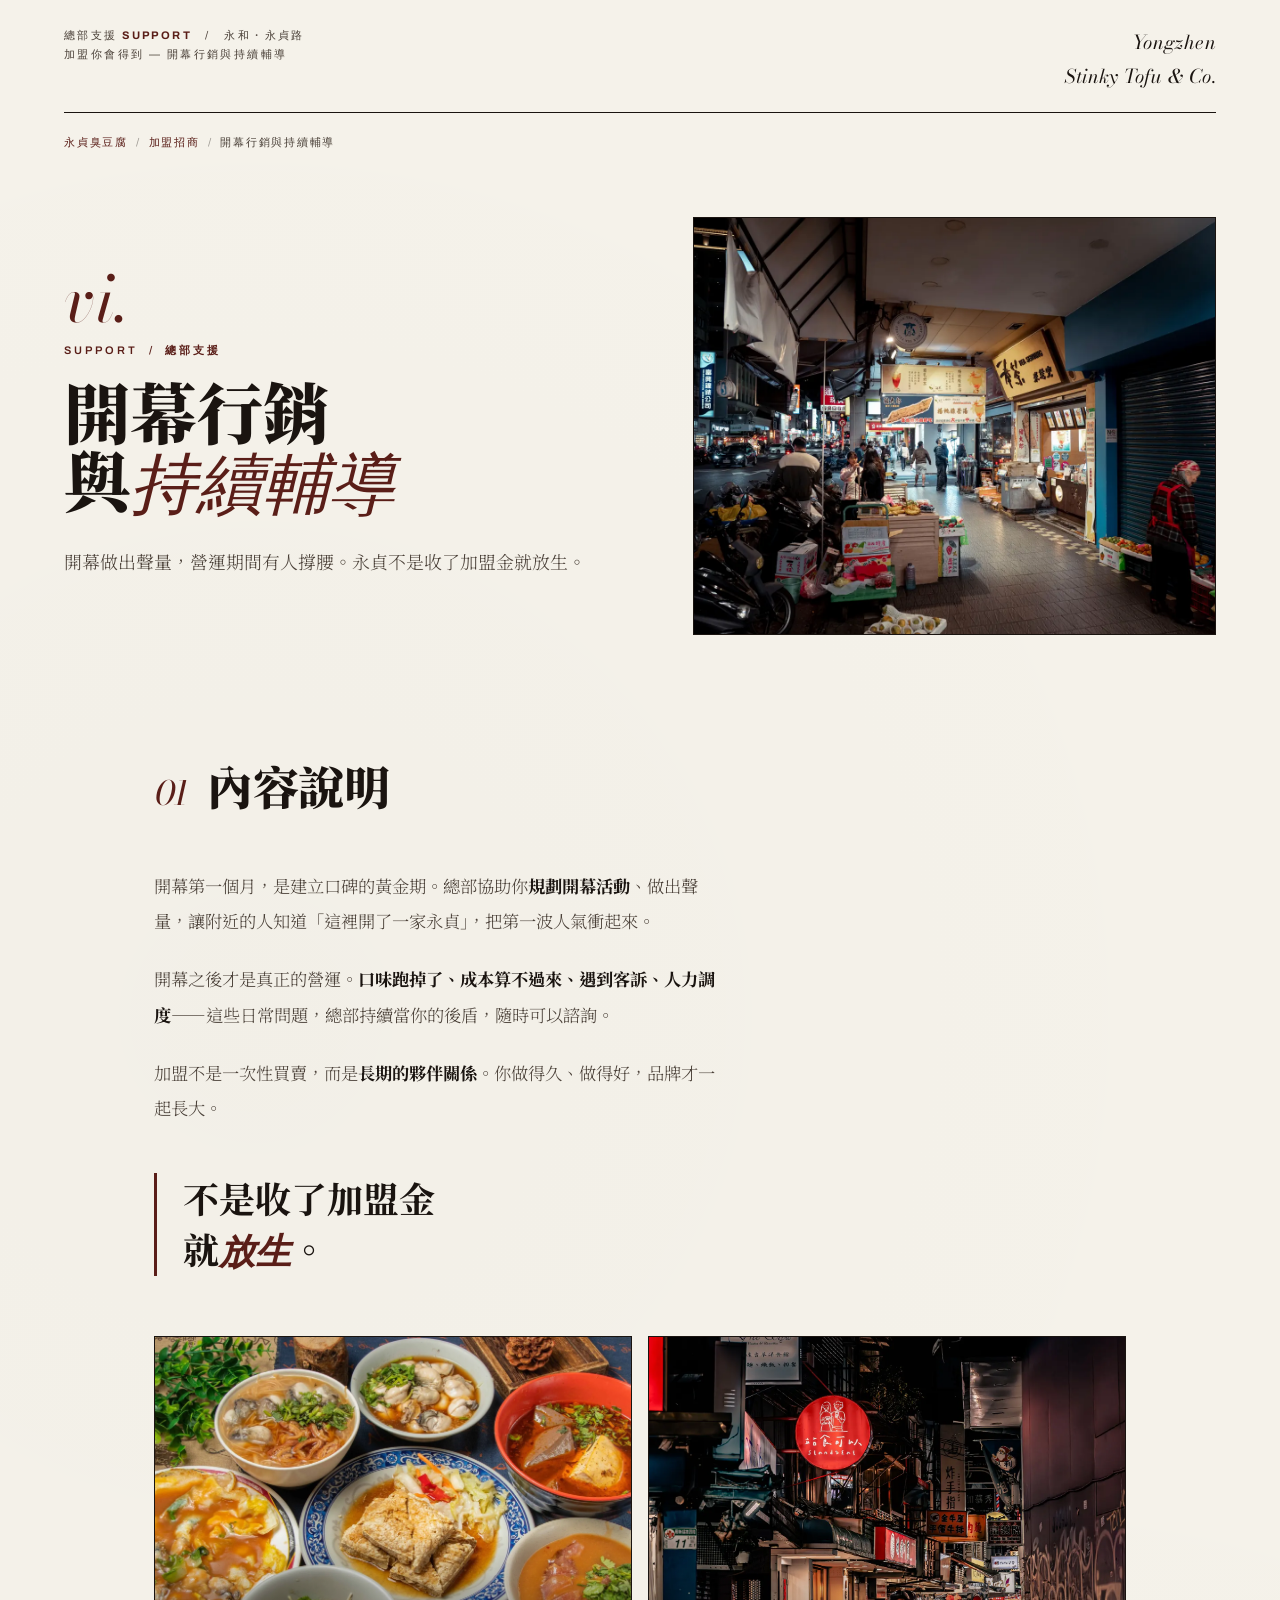
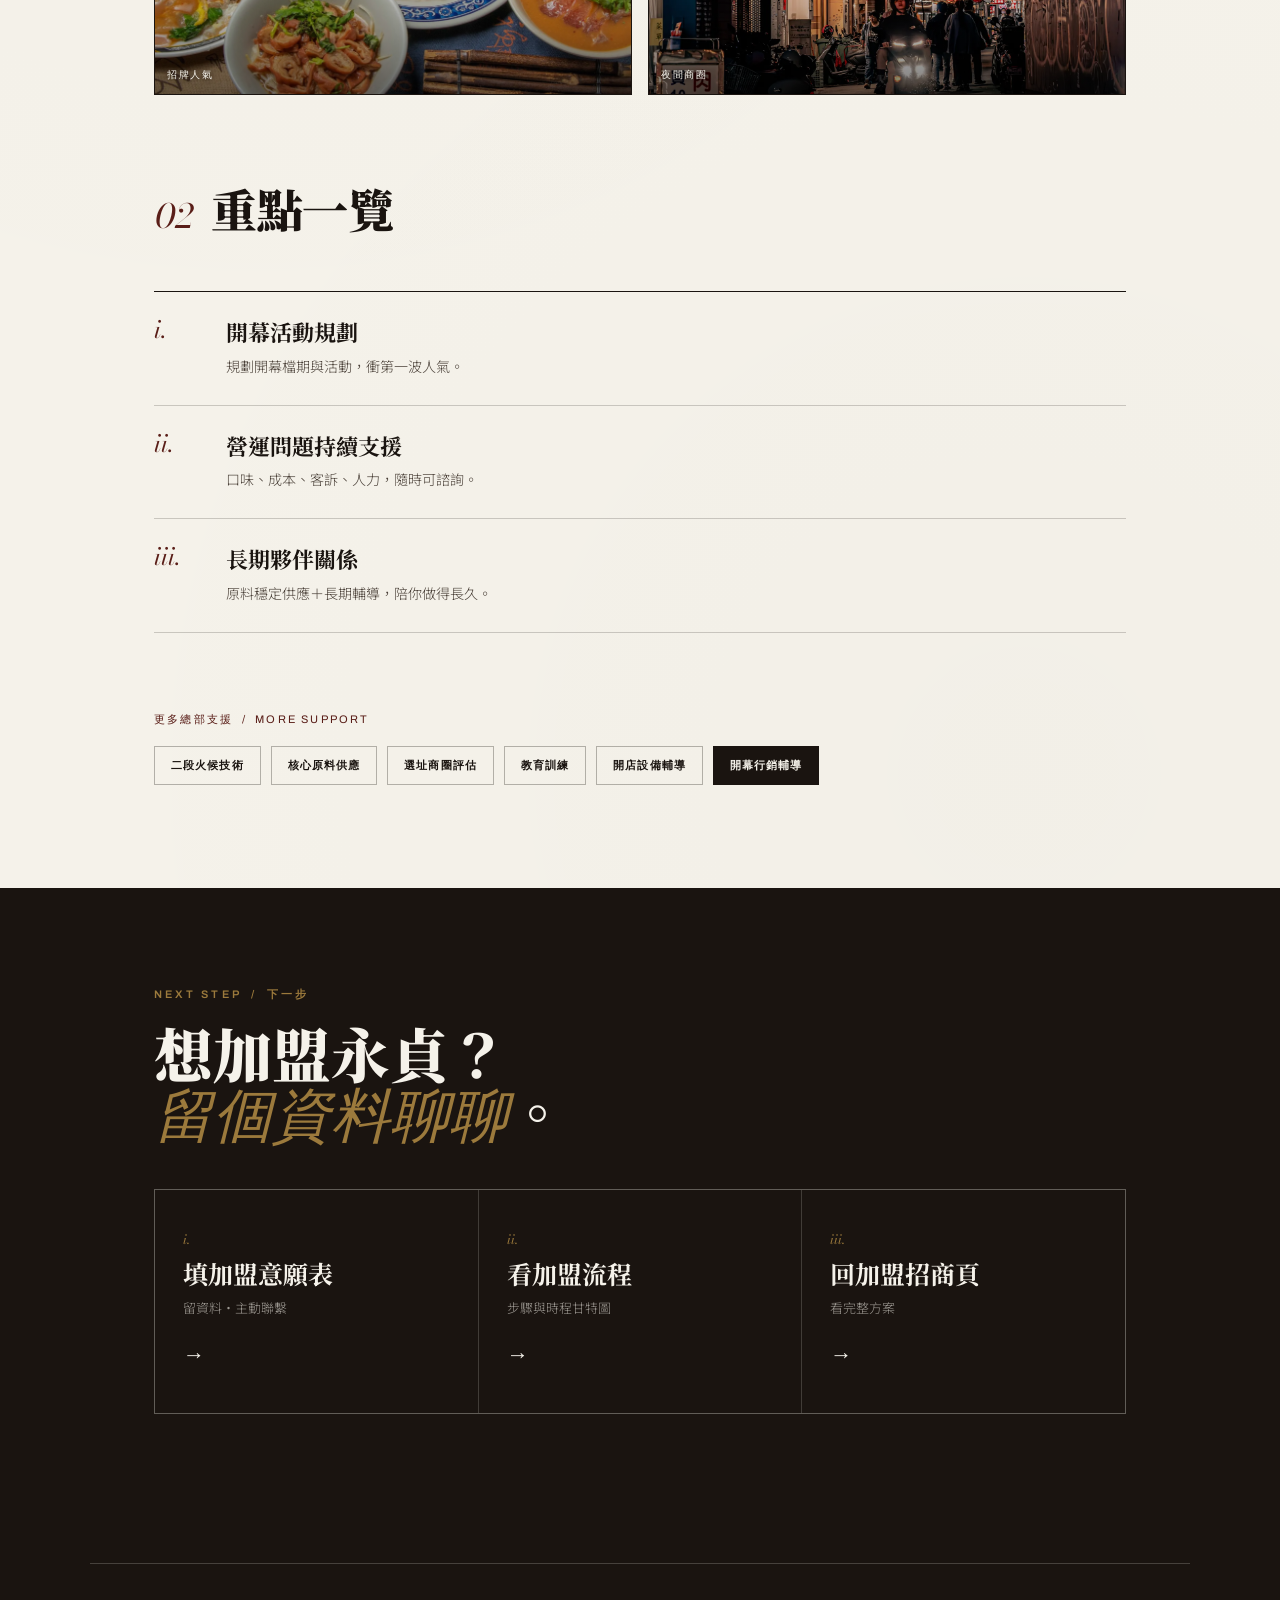
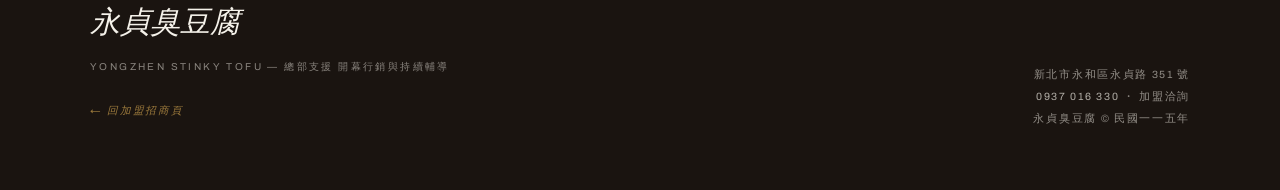
<file: support-marketing.html>
<!DOCTYPE html>
<html lang="zh-Hant">
<head>
<meta charset="UTF-8">
<meta name="viewport" content="width=device-width, initial-scale=1.0">
<title>開幕行銷與持續輔導｜永貞臭豆腐加盟總部支援</title>
<meta name="description" content="永貞臭豆腐加盟總部協助開幕行銷、衝開幕人氣，並在營運期間持續輔導——口味、成本、客訴、人力問題都有後盾，陪你把生意做得長久。">
<meta name="keywords" content="開幕行銷, 持續輔導, 加盟營運支援, 臭豆腐加盟, 永貞臭豆腐加盟">
<meta name="author" content="永貞・深坑臭豆腐">
<meta name="robots" content="index, follow, max-image-preview:large">
<meta name="googlebot" content="index, follow">
<meta name="geo.region" content="TW-NWT">
<meta name="geo.placename" content="新北市永和區">
<meta name="geo.position" content="25.0009;121.5135">
<meta name="ICBM" content="25.0009, 121.5135">
<link rel="canonical" href="https://yongzhen-tofu.com.tw/support-marketing.html">
<link rel="icon" type="image/svg+xml" href="favicon.svg">
<link rel="apple-touch-icon" href="og-image.webp">
<meta property="og:title" content="開幕行銷與持續輔導｜永貞臭豆腐加盟總部支援">
<meta property="og:description" content="永貞臭豆腐加盟總部協助開幕行銷、衝開幕人氣，並在營運期間持續輔導——口味、成本、客訴、人力問題都有後盾，陪你把生意做得長久。">
<meta property="og:type" content="article">
<meta property="og:url" content="https://yongzhen-tofu.com.tw/support-marketing.html">
<meta property="og:image" content="https://yongzhen-tofu.com.tw/og-image.webp">
<meta property="og:locale" content="zh_TW">
<meta property="og:site_name" content="永貞臭豆腐">
<meta name="twitter:card" content="summary_large_image">
<meta name="twitter:title" content="開幕行銷與持續輔導｜永貞臭豆腐加盟總部支援">
<meta name="twitter:description" content="永貞臭豆腐加盟總部協助開幕行銷、衝開幕人氣，並在營運期間持續輔導——口味、成本、客訴、人力問題都有後盾，陪你把生意做得長久。">
<meta name="twitter:image" content="https://yongzhen-tofu.com.tw/og-image.webp">
<meta name="theme-color" content="#F5F2EA">
<link rel="preconnect" href="https://fonts.googleapis.com">
<link rel="preconnect" href="https://fonts.gstatic.com" crossorigin>
<link href="https://fonts.googleapis.com/css2?family=Bodoni+Moda:ital,opsz,wght@0,6..96,400;0,6..96,500;0,6..96,700;0,6..96,900;1,6..96,400;1,6..96,500&family=Archivo:wght@400;500;600;700&family=Noto+Serif+TC:wght@300;500;700;900&family=Noto+Sans+TC:wght@300;400;500;700&display=swap" rel="stylesheet">
<link rel="stylesheet" href="support.css">
<script type="application/ld+json">
{
  "@context": "https://schema.org",
  "@type": "BreadcrumbList",
  "itemListElement": [
    {
      "@type": "ListItem",
      "position": 1,
      "name": "永貞臭豆腐",
      "item": "https://yongzhen-tofu.com.tw/"
    },
    {
      "@type": "ListItem",
      "position": 2,
      "name": "加盟招商",
      "item": "https://yongzhen-tofu.com.tw/join.html"
    },
    {
      "@type": "ListItem",
      "position": 3,
      "name": "開幕行銷與持續輔導",
      "item": "https://yongzhen-tofu.com.tw/support-marketing.html"
    }
  ]
}
</script>
<script type="application/ld+json">
{
  "@context": "https://schema.org",
  "@type": "Article",
  "headline": "開幕行銷與持續輔導",
  "description": "永貞臭豆腐加盟總部協助開幕行銷、衝開幕人氣，並在營運期間持續輔導——口味、成本、客訴、人力問題都有後盾，陪你把生意做得長久。",
  "image": "https://yongzhen-tofu.com.tw/og-image.webp",
  "author": {
    "@type": "Organization",
    "name": "永貞臭豆腐",
    "url": "https://yongzhen-tofu.com.tw/"
  },
  "publisher": {
    "@type": "Organization",
    "name": "永貞臭豆腐",
    "logo": {
      "@type": "ImageObject",
      "url": "https://yongzhen-tofu.com.tw/og-image.webp"
    }
  },
  "mainEntityOfPage": {
    "@type": "WebPage",
    "@id": "https://yongzhen-tofu.com.tw/support-marketing.html"
  },
  "inLanguage": "zh-Hant",
  "isPartOf": {
    "@type": "WebPage",
    "@id": "https://yongzhen-tofu.com.tw/join.html",
    "name": "永貞臭豆腐加盟招商"
  }
}
</script>
</head>
<body>

  <header class="masthead reveal in">
    <div class="iss">總部支援 <b>Support</b>　/　永和・永貞路<br>加盟你會得到 — 開幕行銷與持續輔導</div>
    <a class="brandmark" href="index.html">Yongzhen<br>Stinky Tofu &amp; Co.</a>
  </header>
  <div class="masthead-rule reveal in"><div class="rule"></div></div>

  <nav class="crumb reveal in" aria-label="麵包屑">
    <a href="index.html">永貞臭豆腐</a><span>/</span><a href="join.html">加盟招商</a><span>/</span>開幕行銷與持續輔導
  </nav>

  <article>
  <section class="s-hero">
    <div>
      <div class="no reveal in">vi.</div>
      <span class="label reveal in">Support &nbsp;/&nbsp; 總部支援</span>
      <h1 class="reveal in reveal-d1">開幕行銷<br>與<em>持續輔導</em></h1>
      <p class="lede reveal in reveal-d2">開幕做出聲量，營運期間有人撐腰。永貞不是收了加盟金就放生。</p>
    </div>
    <figure class="s-hero-fig reveal in reveal-d1">
      <img class="img-fade lb-target" src="相簿網圖/pexels-jimmy-liao-3615017-35398727.webp" alt="夜市人潮（開幕人氣示意）">
    </figure>
  </section>

  <section class="chapter">
    <div class="chapter-head reveal"><span class="ck">01</span><h2>內容說明</h2></div>
    <div class="prose reveal">
        <p>開幕第一個月，是建立口碑的黃金期。總部協助你<strong>規劃開幕活動</strong>、做出聲量，讓附近的人知道「這裡開了一家永貞」，把第一波人氣衝起來。</p>
        <p>開幕之後才是真正的營運。<strong>口味跑掉了、成本算不過來、遇到客訴、人力調度</strong>——這些日常問題，總部持續當你的後盾，隨時可以諮詢。</p>
        <p>加盟不是一次性買賣，而是<strong>長期的夥伴關係</strong>。你做得久、做得好，品牌才一起長大。</p>
    </div>
    <div class="pullquote reveal">不是收了加盟金<br>就<em>放生</em>。</div>
  </section>

  <div class="duo">
    <figure class="reveal lb-tile"><img class="img-fade lb-target" loading="lazy" src="永貞豆腐店網路照片/ri1h-listing.webp" alt="永貞臭豆腐招牌套餐 人氣"><figcaption>招牌人氣</figcaption></figure>
    <figure class="reveal reveal-d1 lb-tile"><img class="img-fade lb-target" loading="lazy" src="相簿網圖/pexels-ryan-lee-706204269-29307459.webp" alt="夜晚街道霓虹（示意）"><figcaption>夜間商圈</figcaption></figure>
  </div>

  <section class="chapter">
    <div class="chapter-head reveal"><span class="ck">02</span><h2>重點一覽</h2></div>
    <div class="points">
      <div class="point reveal">
        <div class="pn">i.</div>
        <div><h3>開幕活動規劃</h3><p>規劃開幕檔期與活動，衝第一波人氣。</p></div>
      </div>
      <div class="point reveal">
        <div class="pn">ii.</div>
        <div><h3>營運問題持續支援</h3><p>口味、成本、客訴、人力，隨時可諮詢。</p></div>
      </div>
      <div class="point reveal">
        <div class="pn">iii.</div>
        <div><h3>長期夥伴關係</h3><p>原料穩定供應＋長期輔導，陪你做得長久。</p></div>
      </div>
    </div>
  </section>
  </article>

  <nav class="more-nav reveal" aria-label="其他總部支援項目">
    <div class="mlabel">更多總部支援 &nbsp;/&nbsp; More Support</div>
    <div class="more-grid">
      <a href="support-technique.html">二段火候技術</a>
      <a href="support-ingredients.html">核心原料供應</a>
      <a href="support-location.html">選址商圈評估</a>
      <a href="support-training.html">教育訓練</a>
      <a href="support-setup.html">開店設備輔導</a>
      <a href="support-marketing.html" aria-current="page">開幕行銷輔導</a>
    </div>
  </nav>

  <section class="cta">
    <div class="cta-inner">
      <span class="label reveal">Next Step &nbsp;/&nbsp; 下一步</span>
      <h2 class="reveal reveal-d1">想加盟永貞？<br><em>留個資料聊聊</em>。</h2>
      <div class="cta-actions reveal reveal-d2">
        <a class="cta-act" href="join.html#apply"><span class="n">i.</span><span class="t">填加盟意願表</span><span class="d">留資料・主動聯繫</span><span class="arrow">→</span></a>
        <a class="cta-act" href="franchise-process.html"><span class="n">ii.</span><span class="t">看加盟流程</span><span class="d">步驟與時程甘特圖</span><span class="arrow">→</span></a>
        <a class="cta-act" href="join.html"><span class="n">iii.</span><span class="t">回加盟招商頁</span><span class="d">看完整方案</span><span class="arrow">→</span></a>
      </div>
    </div>
  </section>

  <a class="floating-call" id="floatingCall" href="tel:+886937016330" aria-label="撥打電話 0937 016 330 洽詢永貞臭豆腐加盟">
    <svg viewBox="0 0 24 24" aria-hidden="true"><path d="M20 15.5c-1.2 0-2.4-.2-3.6-.6-.3-.1-.7 0-1 .2l-2.2 2.2c-2.8-1.4-5.1-3.8-6.6-6.6l2.2-2.2c.3-.3.4-.7.2-1-.3-1.1-.5-2.3-.5-3.5 0-.6-.4-1-1-1H4c-.6 0-1 .4-1 1 0 9.4 7.6 17 17 17 .6 0 1-.4 1-1v-3.5c0-.6-.4-1-1-1zM19 12h2c0-5-4-9-9-9v2c3.9 0 7 3.1 7 7zm-4 0h2c0-2.8-2.2-5-5-5v2c1.7 0 3 1.4 3 3z"/></svg>
  </a>

  <div class="lightbox" id="lightbox" aria-hidden="true" role="dialog" aria-label="圖片放大檢視">
    <button class="lb-close" aria-label="關閉圖片" type="button">×</button>
    <img class="lb-img" alt="">
    <div class="lb-cap"></div>
  </div>

  <footer>
    <div class="foot-inner">
      <div class="foot-brand">永貞臭豆腐<small>Yongzhen Stinky Tofu — 總部支援 開幕行銷與持續輔導</small>
        <a class="foot-back" href="join.html">← 回加盟招商頁</a>
      </div>
      <div class="foot-meta">新北市永和區永貞路 351 號<br><a href="tel:+886937016330">0937 016 330</a> ・ 加盟洽詢<br>永貞臭豆腐 © 民國一一五年</div>
    </div>
  </footer>

<script src="support.js"></script>
</body>
</html>
</file>
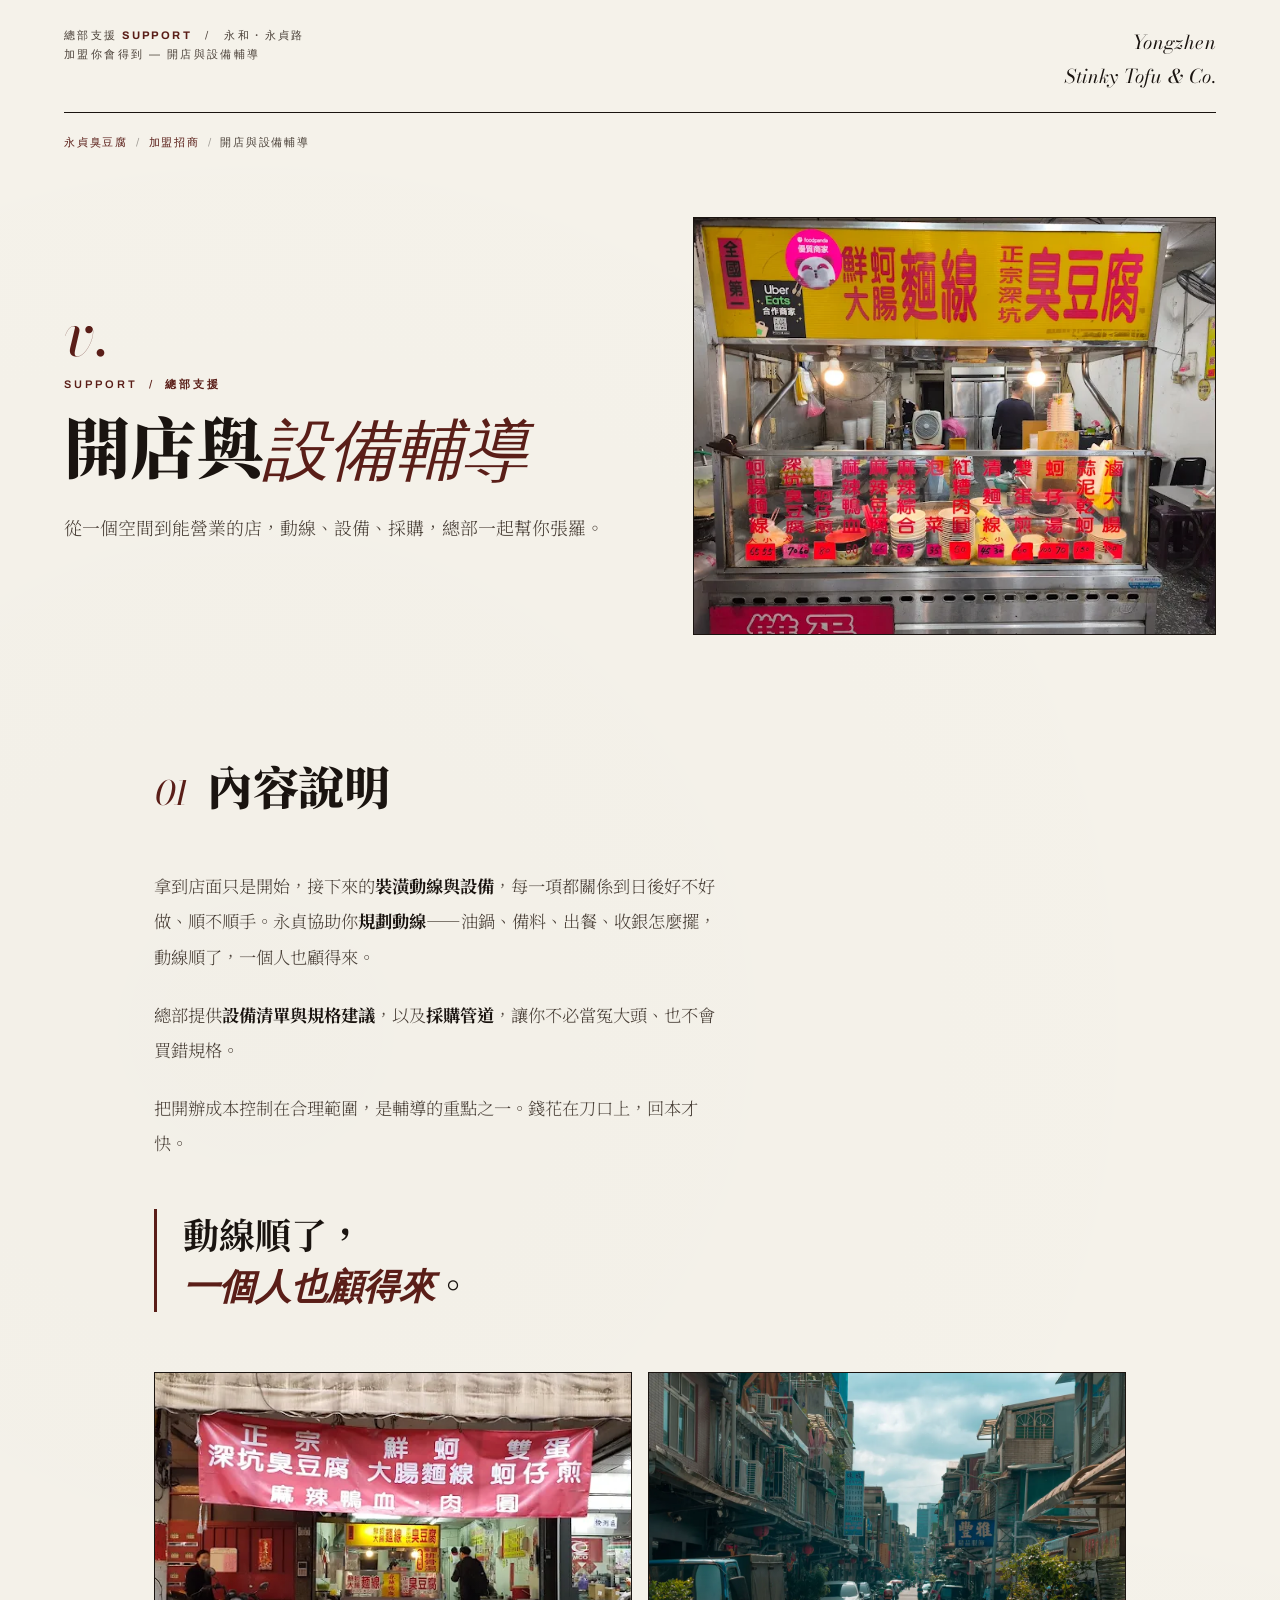
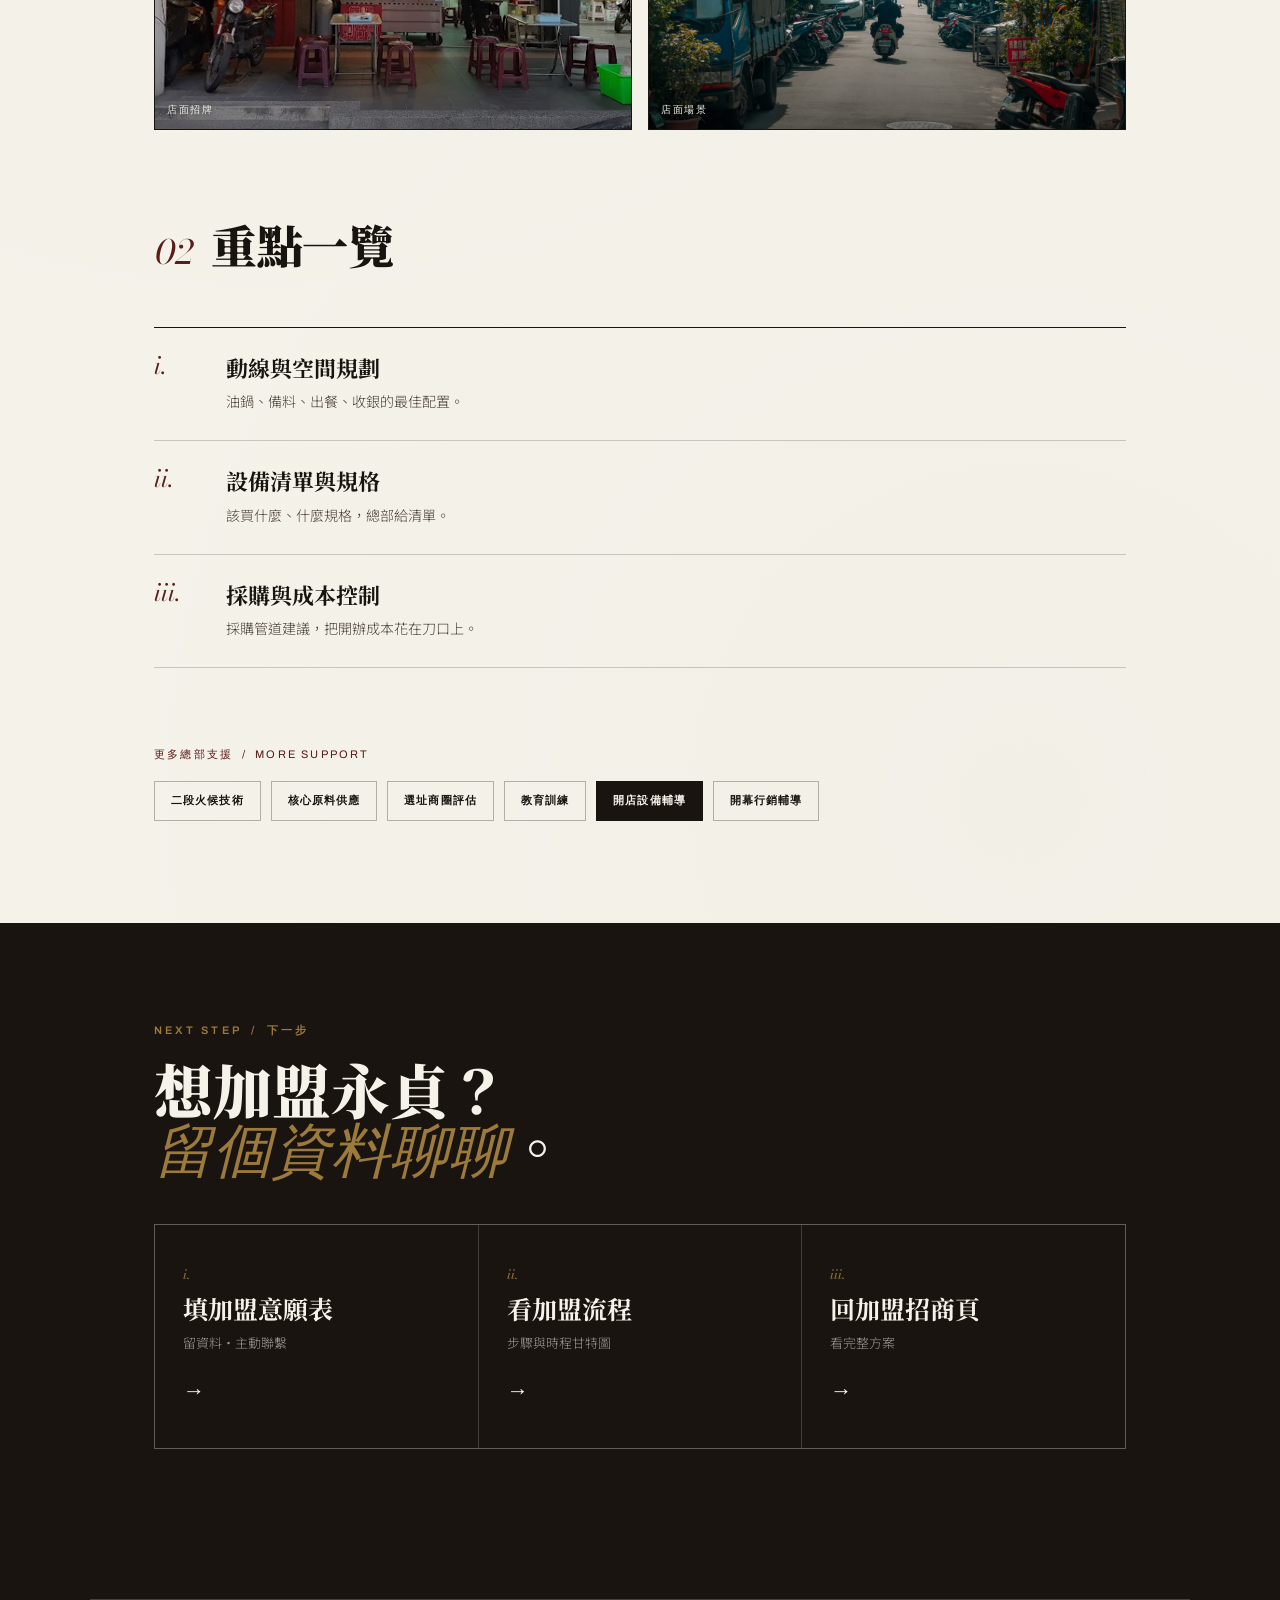
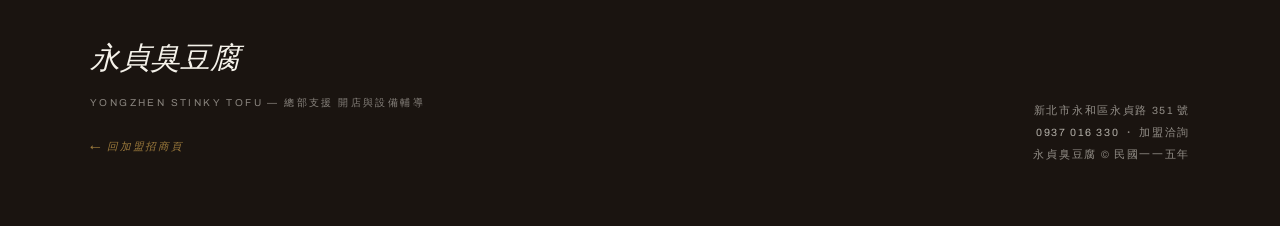
<file: support-setup.html>
<!DOCTYPE html>
<html lang="zh-Hant">
<head>
<meta charset="UTF-8">
<meta name="viewport" content="width=device-width, initial-scale=1.0">
<title>開店與設備輔導｜裝潢動線設備採購｜永貞臭豆腐加盟</title>
<meta name="description" content="永貞臭豆腐加盟開店與設備輔導：協助規劃裝潢動線、提供設備清單與規格、採購管道建議，幫你用合理成本把店開起來。">
<meta name="keywords" content="開店輔導, 設備採購, 裝潢動線, 臭豆腐加盟開店, 永貞臭豆腐加盟">
<meta name="author" content="永貞・深坑臭豆腐">
<meta name="robots" content="index, follow, max-image-preview:large">
<meta name="googlebot" content="index, follow">
<meta name="geo.region" content="TW-NWT">
<meta name="geo.placename" content="新北市永和區">
<meta name="geo.position" content="25.0009;121.5135">
<meta name="ICBM" content="25.0009, 121.5135">
<link rel="canonical" href="https://yongzhen-tofu.com.tw/support-setup.html">
<link rel="icon" type="image/svg+xml" href="favicon.svg">
<link rel="apple-touch-icon" href="og-image.webp">
<meta property="og:title" content="開店與設備輔導｜裝潢動線設備採購｜永貞臭豆腐加盟">
<meta property="og:description" content="永貞臭豆腐加盟開店與設備輔導：協助規劃裝潢動線、提供設備清單與規格、採購管道建議，幫你用合理成本把店開起來。">
<meta property="og:type" content="article">
<meta property="og:url" content="https://yongzhen-tofu.com.tw/support-setup.html">
<meta property="og:image" content="https://yongzhen-tofu.com.tw/og-image.webp">
<meta property="og:locale" content="zh_TW">
<meta property="og:site_name" content="永貞臭豆腐">
<meta name="twitter:card" content="summary_large_image">
<meta name="twitter:title" content="開店與設備輔導｜裝潢動線設備採購｜永貞臭豆腐加盟">
<meta name="twitter:description" content="永貞臭豆腐加盟開店與設備輔導：協助規劃裝潢動線、提供設備清單與規格、採購管道建議，幫你用合理成本把店開起來。">
<meta name="twitter:image" content="https://yongzhen-tofu.com.tw/og-image.webp">
<meta name="theme-color" content="#F5F2EA">
<link rel="preconnect" href="https://fonts.googleapis.com">
<link rel="preconnect" href="https://fonts.gstatic.com" crossorigin>
<link href="https://fonts.googleapis.com/css2?family=Bodoni+Moda:ital,opsz,wght@0,6..96,400;0,6..96,500;0,6..96,700;0,6..96,900;1,6..96,400;1,6..96,500&family=Archivo:wght@400;500;600;700&family=Noto+Serif+TC:wght@300;500;700;900&family=Noto+Sans+TC:wght@300;400;500;700&display=swap" rel="stylesheet">
<link rel="stylesheet" href="support.css">
<script type="application/ld+json">
{
  "@context": "https://schema.org",
  "@type": "BreadcrumbList",
  "itemListElement": [
    {
      "@type": "ListItem",
      "position": 1,
      "name": "永貞臭豆腐",
      "item": "https://yongzhen-tofu.com.tw/"
    },
    {
      "@type": "ListItem",
      "position": 2,
      "name": "加盟招商",
      "item": "https://yongzhen-tofu.com.tw/join.html"
    },
    {
      "@type": "ListItem",
      "position": 3,
      "name": "開店與設備輔導",
      "item": "https://yongzhen-tofu.com.tw/support-setup.html"
    }
  ]
}
</script>
<script type="application/ld+json">
{
  "@context": "https://schema.org",
  "@type": "Article",
  "headline": "開店與設備輔導",
  "description": "永貞臭豆腐加盟開店與設備輔導：協助規劃裝潢動線、提供設備清單與規格、採購管道建議，幫你用合理成本把店開起來。",
  "image": "https://yongzhen-tofu.com.tw/og-image.webp",
  "author": {
    "@type": "Organization",
    "name": "永貞臭豆腐",
    "url": "https://yongzhen-tofu.com.tw/"
  },
  "publisher": {
    "@type": "Organization",
    "name": "永貞臭豆腐",
    "logo": {
      "@type": "ImageObject",
      "url": "https://yongzhen-tofu.com.tw/og-image.webp"
    }
  },
  "mainEntityOfPage": {
    "@type": "WebPage",
    "@id": "https://yongzhen-tofu.com.tw/support-setup.html"
  },
  "inLanguage": "zh-Hant",
  "isPartOf": {
    "@type": "WebPage",
    "@id": "https://yongzhen-tofu.com.tw/join.html",
    "name": "永貞臭豆腐加盟招商"
  }
}
</script>
</head>
<body>

  <header class="masthead reveal in">
    <div class="iss">總部支援 <b>Support</b>　/　永和・永貞路<br>加盟你會得到 — 開店與設備輔導</div>
    <a class="brandmark" href="index.html">Yongzhen<br>Stinky Tofu &amp; Co.</a>
  </header>
  <div class="masthead-rule reveal in"><div class="rule"></div></div>

  <nav class="crumb reveal in" aria-label="麵包屑">
    <a href="index.html">永貞臭豆腐</a><span>/</span><a href="join.html">加盟招商</a><span>/</span>開店與設備輔導
  </nav>

  <article>
  <section class="s-hero">
    <div>
      <div class="no reveal in">v.</div>
      <span class="label reveal in">Support &nbsp;/&nbsp; 總部支援</span>
      <h1 class="reveal in reveal-d1">開店與<em>設備輔導</em></h1>
      <p class="lede reveal in reveal-d2">從一個空間到能營業的店，動線、設備、採購，總部一起幫你張羅。</p>
    </div>
    <figure class="s-hero-fig reveal in reveal-d1">
      <img class="img-fade lb-target" src="永貞豆腐店網路照片/unnamed (2).webp" alt="永貞臭豆腐店面攤位 設備配置">
    </figure>
  </section>

  <section class="chapter">
    <div class="chapter-head reveal"><span class="ck">01</span><h2>內容說明</h2></div>
    <div class="prose reveal">
        <p>拿到店面只是開始，接下來的<strong>裝潢動線與設備</strong>，每一項都關係到日後好不好做、順不順手。永貞協助你<strong>規劃動線</strong>——油鍋、備料、出餐、收銀怎麼擺，動線順了，一個人也顧得來。</p>
        <p>總部提供<strong>設備清單與規格建議</strong>，以及<strong>採購管道</strong>，讓你不必當冤大頭、也不會買錯規格。</p>
        <p>把開辦成本控制在合理範圍，是輔導的重點之一。錢花在刀口上，回本才快。</p>
    </div>
    <div class="pullquote reveal">動線順了，<br><em>一個人也顧得來</em>。</div>
  </section>

  <div class="duo">
    <figure class="reveal lb-tile"><img class="img-fade lb-target" loading="lazy" src="永貞豆腐店網路照片/unnamed.webp" alt="永貞臭豆腐紅底招牌 店面"><figcaption>店面招牌</figcaption></figure>
    <figure class="reveal reveal-d1 lb-tile"><img class="img-fade lb-target" loading="lazy" src="相簿網圖/pexels-jimmy-liao-3615017-18035562.webp" alt="街邊店面街景（示意）"><figcaption>店面場景</figcaption></figure>
  </div>

  <section class="chapter">
    <div class="chapter-head reveal"><span class="ck">02</span><h2>重點一覽</h2></div>
    <div class="points">
      <div class="point reveal">
        <div class="pn">i.</div>
        <div><h3>動線與空間規劃</h3><p>油鍋、備料、出餐、收銀的最佳配置。</p></div>
      </div>
      <div class="point reveal">
        <div class="pn">ii.</div>
        <div><h3>設備清單與規格</h3><p>該買什麼、什麼規格，總部給清單。</p></div>
      </div>
      <div class="point reveal">
        <div class="pn">iii.</div>
        <div><h3>採購與成本控制</h3><p>採購管道建議，把開辦成本花在刀口上。</p></div>
      </div>
    </div>
  </section>
  </article>

  <nav class="more-nav reveal" aria-label="其他總部支援項目">
    <div class="mlabel">更多總部支援 &nbsp;/&nbsp; More Support</div>
    <div class="more-grid">
      <a href="support-technique.html">二段火候技術</a>
      <a href="support-ingredients.html">核心原料供應</a>
      <a href="support-location.html">選址商圈評估</a>
      <a href="support-training.html">教育訓練</a>
      <a href="support-setup.html" aria-current="page">開店設備輔導</a>
      <a href="support-marketing.html">開幕行銷輔導</a>
    </div>
  </nav>

  <section class="cta">
    <div class="cta-inner">
      <span class="label reveal">Next Step &nbsp;/&nbsp; 下一步</span>
      <h2 class="reveal reveal-d1">想加盟永貞？<br><em>留個資料聊聊</em>。</h2>
      <div class="cta-actions reveal reveal-d2">
        <a class="cta-act" href="join.html#apply"><span class="n">i.</span><span class="t">填加盟意願表</span><span class="d">留資料・主動聯繫</span><span class="arrow">→</span></a>
        <a class="cta-act" href="franchise-process.html"><span class="n">ii.</span><span class="t">看加盟流程</span><span class="d">步驟與時程甘特圖</span><span class="arrow">→</span></a>
        <a class="cta-act" href="join.html"><span class="n">iii.</span><span class="t">回加盟招商頁</span><span class="d">看完整方案</span><span class="arrow">→</span></a>
      </div>
    </div>
  </section>

  <a class="floating-call" id="floatingCall" href="tel:+886937016330" aria-label="撥打電話 0937 016 330 洽詢永貞臭豆腐加盟">
    <svg viewBox="0 0 24 24" aria-hidden="true"><path d="M20 15.5c-1.2 0-2.4-.2-3.6-.6-.3-.1-.7 0-1 .2l-2.2 2.2c-2.8-1.4-5.1-3.8-6.6-6.6l2.2-2.2c.3-.3.4-.7.2-1-.3-1.1-.5-2.3-.5-3.5 0-.6-.4-1-1-1H4c-.6 0-1 .4-1 1 0 9.4 7.6 17 17 17 .6 0 1-.4 1-1v-3.5c0-.6-.4-1-1-1zM19 12h2c0-5-4-9-9-9v2c3.9 0 7 3.1 7 7zm-4 0h2c0-2.8-2.2-5-5-5v2c1.7 0 3 1.4 3 3z"/></svg>
  </a>

  <div class="lightbox" id="lightbox" aria-hidden="true" role="dialog" aria-label="圖片放大檢視">
    <button class="lb-close" aria-label="關閉圖片" type="button">×</button>
    <img class="lb-img" alt="">
    <div class="lb-cap"></div>
  </div>

  <footer>
    <div class="foot-inner">
      <div class="foot-brand">永貞臭豆腐<small>Yongzhen Stinky Tofu — 總部支援 開店與設備輔導</small>
        <a class="foot-back" href="join.html">← 回加盟招商頁</a>
      </div>
      <div class="foot-meta">新北市永和區永貞路 351 號<br><a href="tel:+886937016330">0937 016 330</a> ・ 加盟洽詢<br>永貞臭豆腐 © 民國一一五年</div>
    </div>
  </footer>

<script src="support.js"></script>
</body>
</html>
</file>
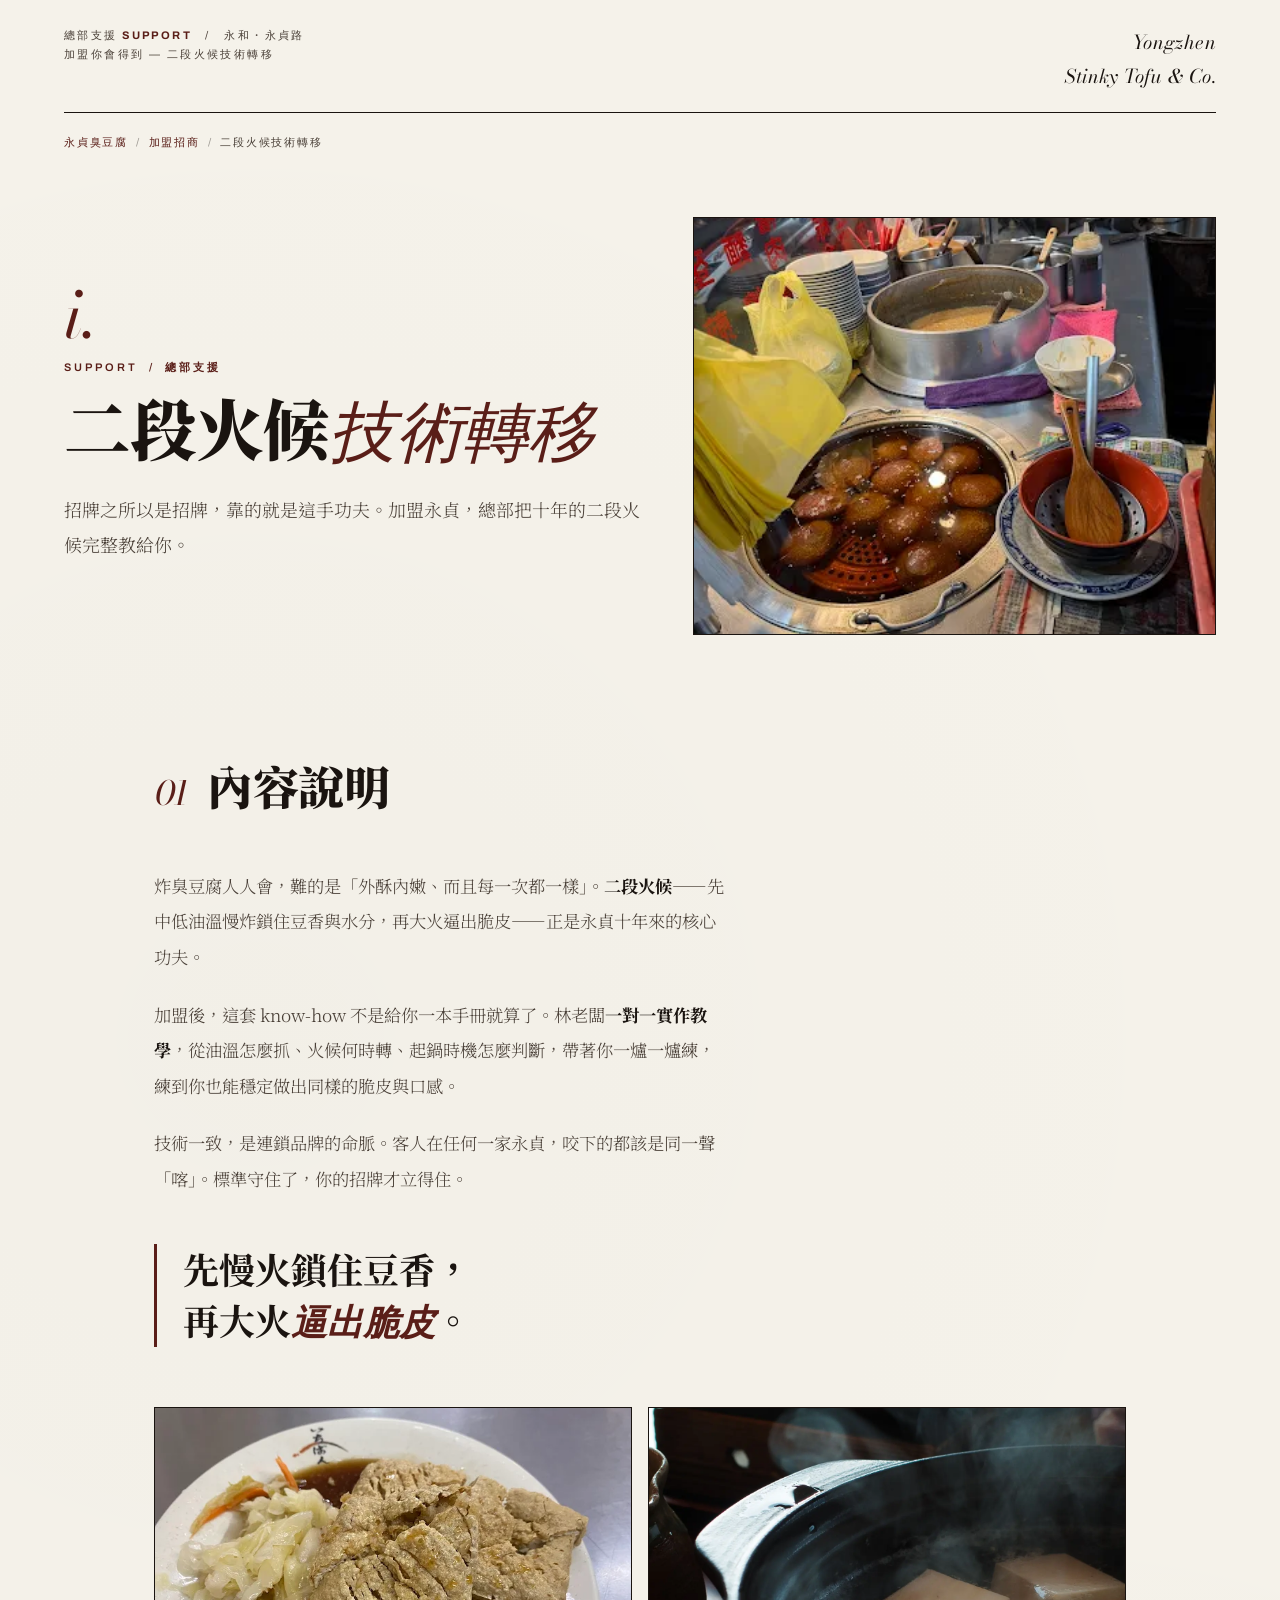
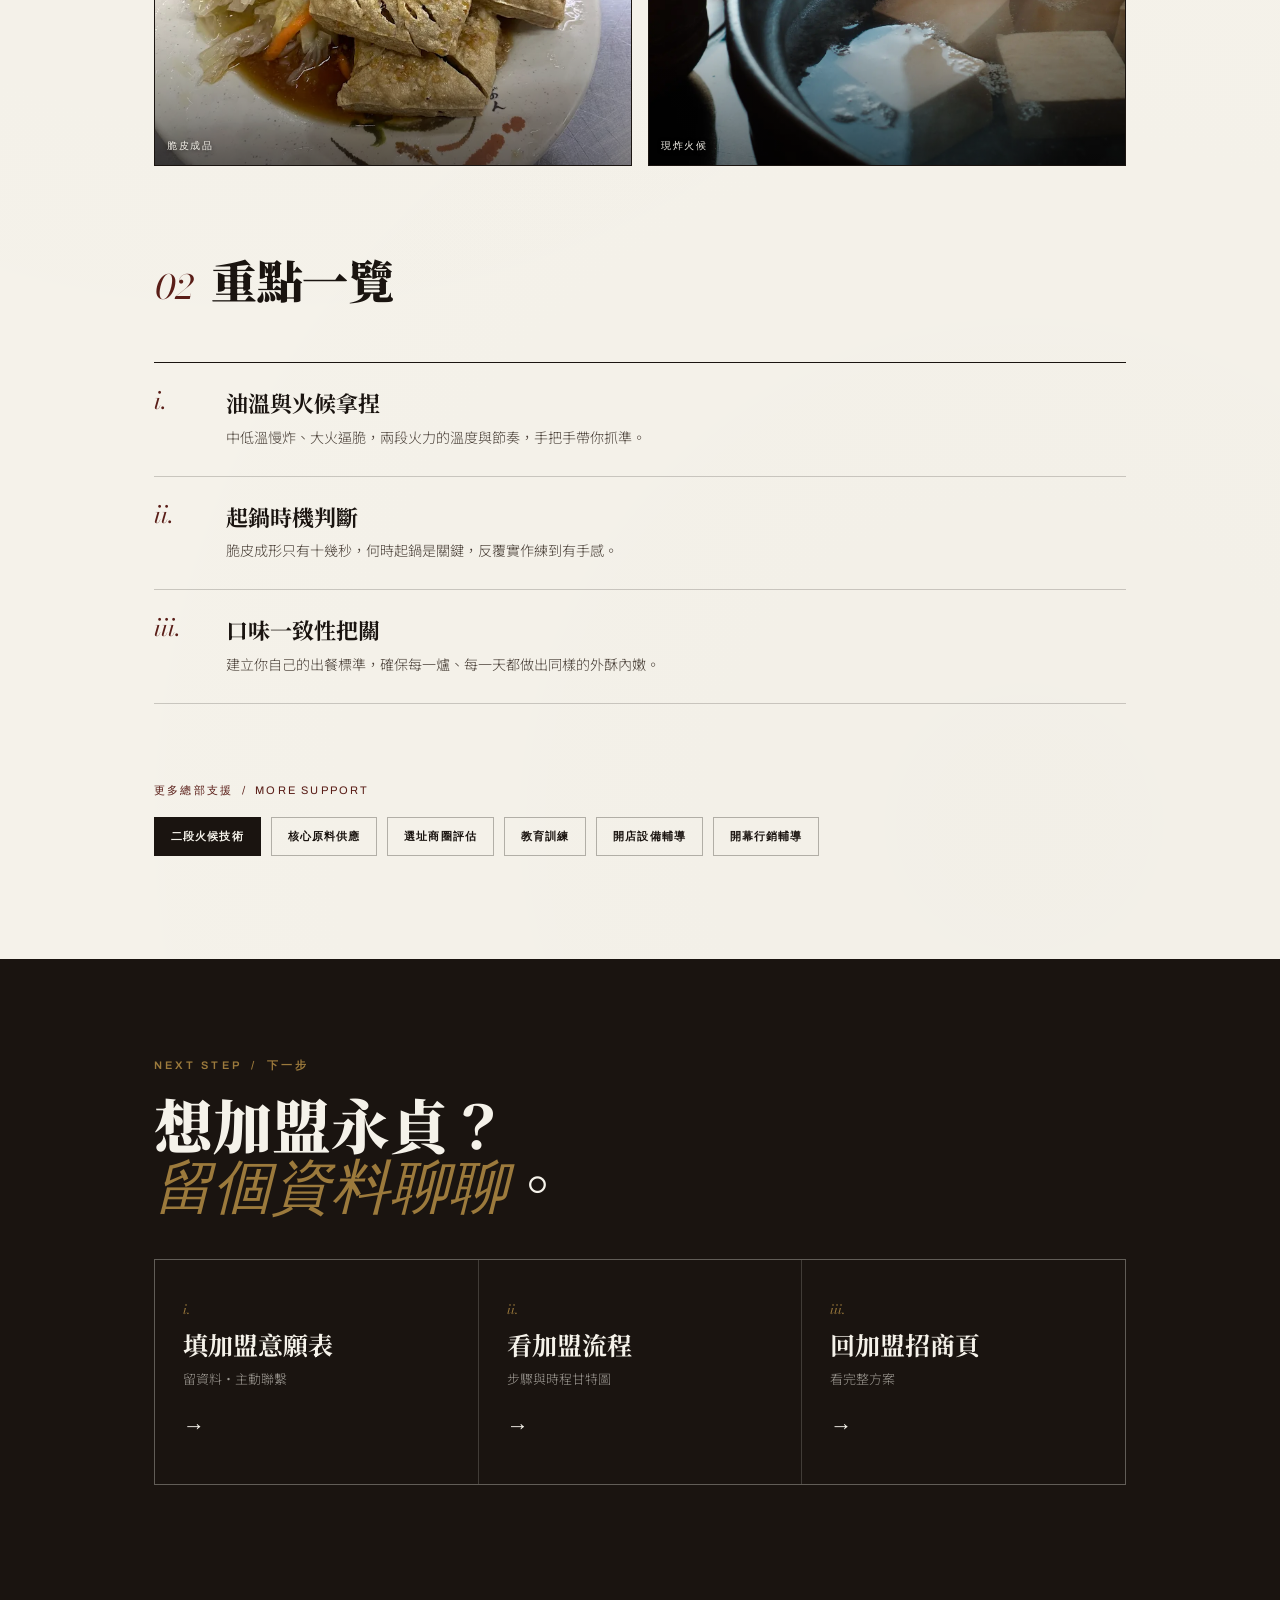
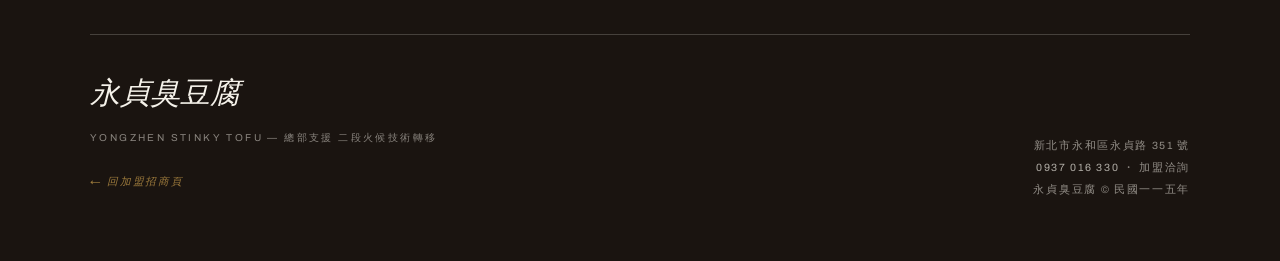
<file: support-technique.html>
<!DOCTYPE html>
<html lang="zh-Hant">
<head>
<meta charset="UTF-8">
<meta name="viewport" content="width=device-width, initial-scale=1.0">
<title>二段火候技術轉移｜永貞臭豆腐加盟總部支援</title>
<meta name="description" content="永貞臭豆腐加盟核心：二段火候技術完整轉移。總部一對一傳授油溫與火候拿捏、起鍋時機，手把手帶到能炸出一致的外酥內嫩。">
<meta name="keywords" content="二段火候技術轉移, 臭豆腐加盟技術, 炸臭豆腐技術, 永貞臭豆腐加盟, 技術轉移">
<meta name="author" content="永貞・深坑臭豆腐">
<meta name="robots" content="index, follow, max-image-preview:large">
<meta name="googlebot" content="index, follow">
<meta name="geo.region" content="TW-NWT">
<meta name="geo.placename" content="新北市永和區">
<meta name="geo.position" content="25.0009;121.5135">
<meta name="ICBM" content="25.0009, 121.5135">
<link rel="canonical" href="https://yongzhen-tofu.com.tw/support-technique.html">
<link rel="icon" type="image/svg+xml" href="favicon.svg">
<link rel="apple-touch-icon" href="og-image.webp">
<meta property="og:title" content="二段火候技術轉移｜永貞臭豆腐加盟總部支援">
<meta property="og:description" content="永貞臭豆腐加盟核心：二段火候技術完整轉移。總部一對一傳授油溫與火候拿捏、起鍋時機，手把手帶到能炸出一致的外酥內嫩。">
<meta property="og:type" content="article">
<meta property="og:url" content="https://yongzhen-tofu.com.tw/support-technique.html">
<meta property="og:image" content="https://yongzhen-tofu.com.tw/og-image.webp">
<meta property="og:locale" content="zh_TW">
<meta property="og:site_name" content="永貞臭豆腐">
<meta name="twitter:card" content="summary_large_image">
<meta name="twitter:title" content="二段火候技術轉移｜永貞臭豆腐加盟總部支援">
<meta name="twitter:description" content="永貞臭豆腐加盟核心：二段火候技術完整轉移。總部一對一傳授油溫與火候拿捏、起鍋時機，手把手帶到能炸出一致的外酥內嫩。">
<meta name="twitter:image" content="https://yongzhen-tofu.com.tw/og-image.webp">
<meta name="theme-color" content="#F5F2EA">
<link rel="preconnect" href="https://fonts.googleapis.com">
<link rel="preconnect" href="https://fonts.gstatic.com" crossorigin>
<link href="https://fonts.googleapis.com/css2?family=Bodoni+Moda:ital,opsz,wght@0,6..96,400;0,6..96,500;0,6..96,700;0,6..96,900;1,6..96,400;1,6..96,500&family=Archivo:wght@400;500;600;700&family=Noto+Serif+TC:wght@300;500;700;900&family=Noto+Sans+TC:wght@300;400;500;700&display=swap" rel="stylesheet">
<link rel="stylesheet" href="support.css">
<script type="application/ld+json">
{
  "@context": "https://schema.org",
  "@type": "BreadcrumbList",
  "itemListElement": [
    {
      "@type": "ListItem",
      "position": 1,
      "name": "永貞臭豆腐",
      "item": "https://yongzhen-tofu.com.tw/"
    },
    {
      "@type": "ListItem",
      "position": 2,
      "name": "加盟招商",
      "item": "https://yongzhen-tofu.com.tw/join.html"
    },
    {
      "@type": "ListItem",
      "position": 3,
      "name": "二段火候技術轉移",
      "item": "https://yongzhen-tofu.com.tw/support-technique.html"
    }
  ]
}
</script>
<script type="application/ld+json">
{
  "@context": "https://schema.org",
  "@type": "Article",
  "headline": "二段火候技術轉移",
  "description": "永貞臭豆腐加盟核心：二段火候技術完整轉移。總部一對一傳授油溫與火候拿捏、起鍋時機，手把手帶到能炸出一致的外酥內嫩。",
  "image": "https://yongzhen-tofu.com.tw/og-image.webp",
  "author": {
    "@type": "Organization",
    "name": "永貞臭豆腐",
    "url": "https://yongzhen-tofu.com.tw/"
  },
  "publisher": {
    "@type": "Organization",
    "name": "永貞臭豆腐",
    "logo": {
      "@type": "ImageObject",
      "url": "https://yongzhen-tofu.com.tw/og-image.webp"
    }
  },
  "mainEntityOfPage": {
    "@type": "WebPage",
    "@id": "https://yongzhen-tofu.com.tw/support-technique.html"
  },
  "inLanguage": "zh-Hant",
  "isPartOf": {
    "@type": "WebPage",
    "@id": "https://yongzhen-tofu.com.tw/join.html",
    "name": "永貞臭豆腐加盟招商"
  }
}
</script>
</head>
<body>

  <header class="masthead reveal in">
    <div class="iss">總部支援 <b>Support</b>　/　永和・永貞路<br>加盟你會得到 — 二段火候技術轉移</div>
    <a class="brandmark" href="index.html">Yongzhen<br>Stinky Tofu &amp; Co.</a>
  </header>
  <div class="masthead-rule reveal in"><div class="rule"></div></div>

  <nav class="crumb reveal in" aria-label="麵包屑">
    <a href="index.html">永貞臭豆腐</a><span>/</span><a href="join.html">加盟招商</a><span>/</span>二段火候技術轉移
  </nav>

  <article>
  <section class="s-hero">
    <div>
      <div class="no reveal in">i.</div>
      <span class="label reveal in">Support &nbsp;/&nbsp; 總部支援</span>
      <h1 class="reveal in reveal-d1">二段火候<em>技術轉移</em></h1>
      <p class="lede reveal in reveal-d2">招牌之所以是招牌，靠的就是這手功夫。加盟永貞，總部把十年的二段火候完整教給你。</p>
    </div>
    <figure class="s-hero-fig reveal in reveal-d1">
      <img class="img-fade lb-target" src="永貞豆腐店網路照片/unnamed (5).webp" alt="深坑臭豆腐入油鍋 二段火候慢炸特寫">
    </figure>
  </section>

  <section class="chapter">
    <div class="chapter-head reveal"><span class="ck">01</span><h2>內容說明</h2></div>
    <div class="prose reveal">
        <p>炸臭豆腐人人會，難的是「外酥內嫩、而且每一次都一樣」。<strong>二段火候</strong>——先中低油溫慢炸鎖住豆香與水分，再大火逼出脆皮——正是永貞十年來的核心功夫。</p>
        <p>加盟後，這套 know-how 不是給你一本手冊就算了。林老闆<strong>一對一實作教學</strong>，從油溫怎麼抓、火候何時轉、起鍋時機怎麼判斷，帶著你一爐一爐練，練到你也能穩定做出同樣的脆皮與口感。</p>
        <p>技術一致，是連鎖品牌的命脈。客人在任何一家永貞，咬下的都該是同一聲「喀」。標準守住了，你的招牌才立得住。</p>
    </div>
    <div class="pullquote reveal">先慢火鎖住豆香，<br>再大火<em>逼出脆皮</em>。</div>
  </section>

  <div class="duo">
    <figure class="reveal lb-tile"><img class="img-fade lb-target" loading="lazy" src="永貞豆腐店網路照片/unnamed (1).webp" alt="深坑臭豆腐脆皮特寫 外酥內嫩"><figcaption>脆皮成品</figcaption></figure>
    <figure class="reveal reveal-d1 lb-tile"><img class="img-fade lb-target" loading="lazy" src="相簿網圖/pexels-leongsan-35132136.webp" alt="熱油鍋現炸冒煙特寫（示意）"><figcaption>現炸火候</figcaption></figure>
  </div>

  <section class="chapter">
    <div class="chapter-head reveal"><span class="ck">02</span><h2>重點一覽</h2></div>
    <div class="points">
      <div class="point reveal">
        <div class="pn">i.</div>
        <div><h3>油溫與火候拿捏</h3><p>中低溫慢炸、大火逼脆，兩段火力的溫度與節奏，手把手帶你抓準。</p></div>
      </div>
      <div class="point reveal">
        <div class="pn">ii.</div>
        <div><h3>起鍋時機判斷</h3><p>脆皮成形只有十幾秒，何時起鍋是關鍵，反覆實作練到有手感。</p></div>
      </div>
      <div class="point reveal">
        <div class="pn">iii.</div>
        <div><h3>口味一致性把關</h3><p>建立你自己的出餐標準，確保每一爐、每一天都做出同樣的外酥內嫩。</p></div>
      </div>
    </div>
  </section>
  </article>

  <nav class="more-nav reveal" aria-label="其他總部支援項目">
    <div class="mlabel">更多總部支援 &nbsp;/&nbsp; More Support</div>
    <div class="more-grid">
      <a href="support-technique.html" aria-current="page">二段火候技術</a>
      <a href="support-ingredients.html">核心原料供應</a>
      <a href="support-location.html">選址商圈評估</a>
      <a href="support-training.html">教育訓練</a>
      <a href="support-setup.html">開店設備輔導</a>
      <a href="support-marketing.html">開幕行銷輔導</a>
    </div>
  </nav>

  <section class="cta">
    <div class="cta-inner">
      <span class="label reveal">Next Step &nbsp;/&nbsp; 下一步</span>
      <h2 class="reveal reveal-d1">想加盟永貞？<br><em>留個資料聊聊</em>。</h2>
      <div class="cta-actions reveal reveal-d2">
        <a class="cta-act" href="join.html#apply"><span class="n">i.</span><span class="t">填加盟意願表</span><span class="d">留資料・主動聯繫</span><span class="arrow">→</span></a>
        <a class="cta-act" href="franchise-process.html"><span class="n">ii.</span><span class="t">看加盟流程</span><span class="d">步驟與時程甘特圖</span><span class="arrow">→</span></a>
        <a class="cta-act" href="join.html"><span class="n">iii.</span><span class="t">回加盟招商頁</span><span class="d">看完整方案</span><span class="arrow">→</span></a>
      </div>
    </div>
  </section>

  <a class="floating-call" id="floatingCall" href="tel:+886937016330" aria-label="撥打電話 0937 016 330 洽詢永貞臭豆腐加盟">
    <svg viewBox="0 0 24 24" aria-hidden="true"><path d="M20 15.5c-1.2 0-2.4-.2-3.6-.6-.3-.1-.7 0-1 .2l-2.2 2.2c-2.8-1.4-5.1-3.8-6.6-6.6l2.2-2.2c.3-.3.4-.7.2-1-.3-1.1-.5-2.3-.5-3.5 0-.6-.4-1-1-1H4c-.6 0-1 .4-1 1 0 9.4 7.6 17 17 17 .6 0 1-.4 1-1v-3.5c0-.6-.4-1-1-1zM19 12h2c0-5-4-9-9-9v2c3.9 0 7 3.1 7 7zm-4 0h2c0-2.8-2.2-5-5-5v2c1.7 0 3 1.4 3 3z"/></svg>
  </a>

  <div class="lightbox" id="lightbox" aria-hidden="true" role="dialog" aria-label="圖片放大檢視">
    <button class="lb-close" aria-label="關閉圖片" type="button">×</button>
    <img class="lb-img" alt="">
    <div class="lb-cap"></div>
  </div>

  <footer>
    <div class="foot-inner">
      <div class="foot-brand">永貞臭豆腐<small>Yongzhen Stinky Tofu — 總部支援 二段火候技術轉移</small>
        <a class="foot-back" href="join.html">← 回加盟招商頁</a>
      </div>
      <div class="foot-meta">新北市永和區永貞路 351 號<br><a href="tel:+886937016330">0937 016 330</a> ・ 加盟洽詢<br>永貞臭豆腐 © 民國一一五年</div>
    </div>
  </footer>

<script src="support.js"></script>
</body>
</html>
</file>
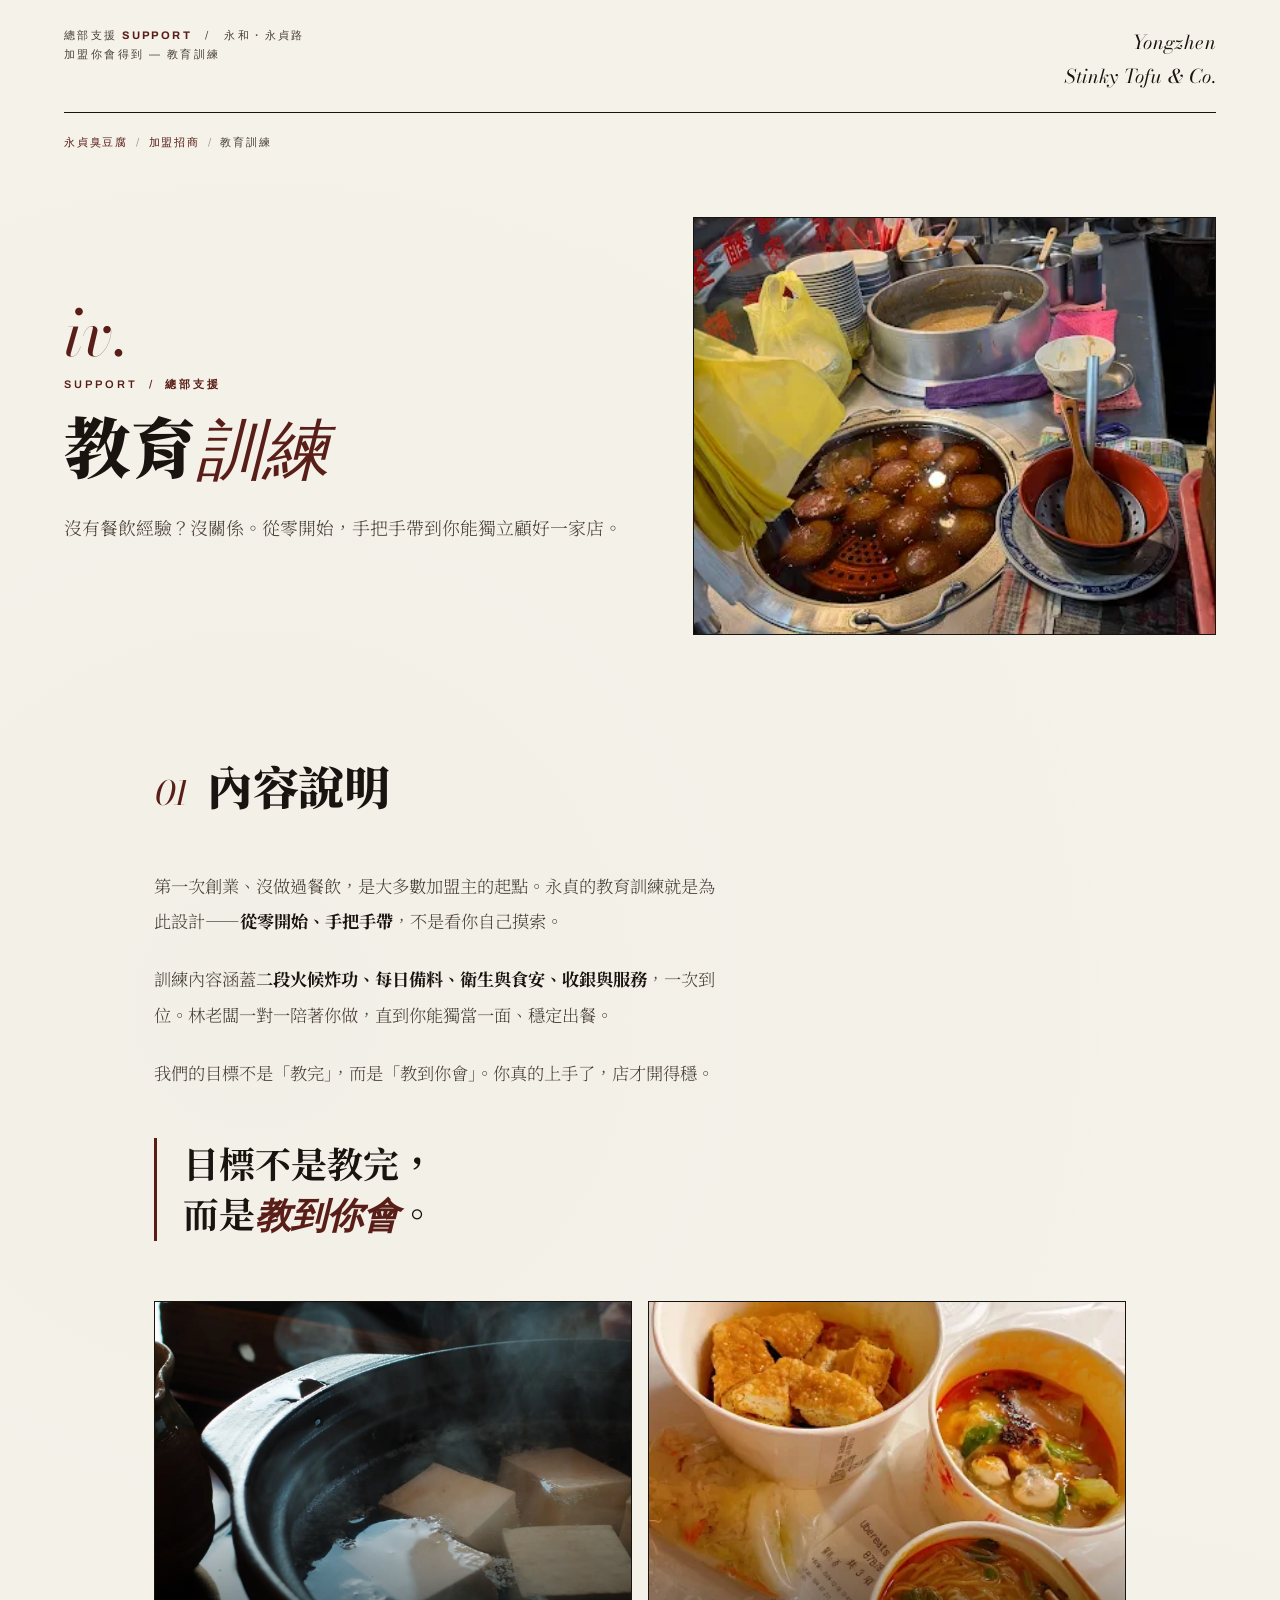
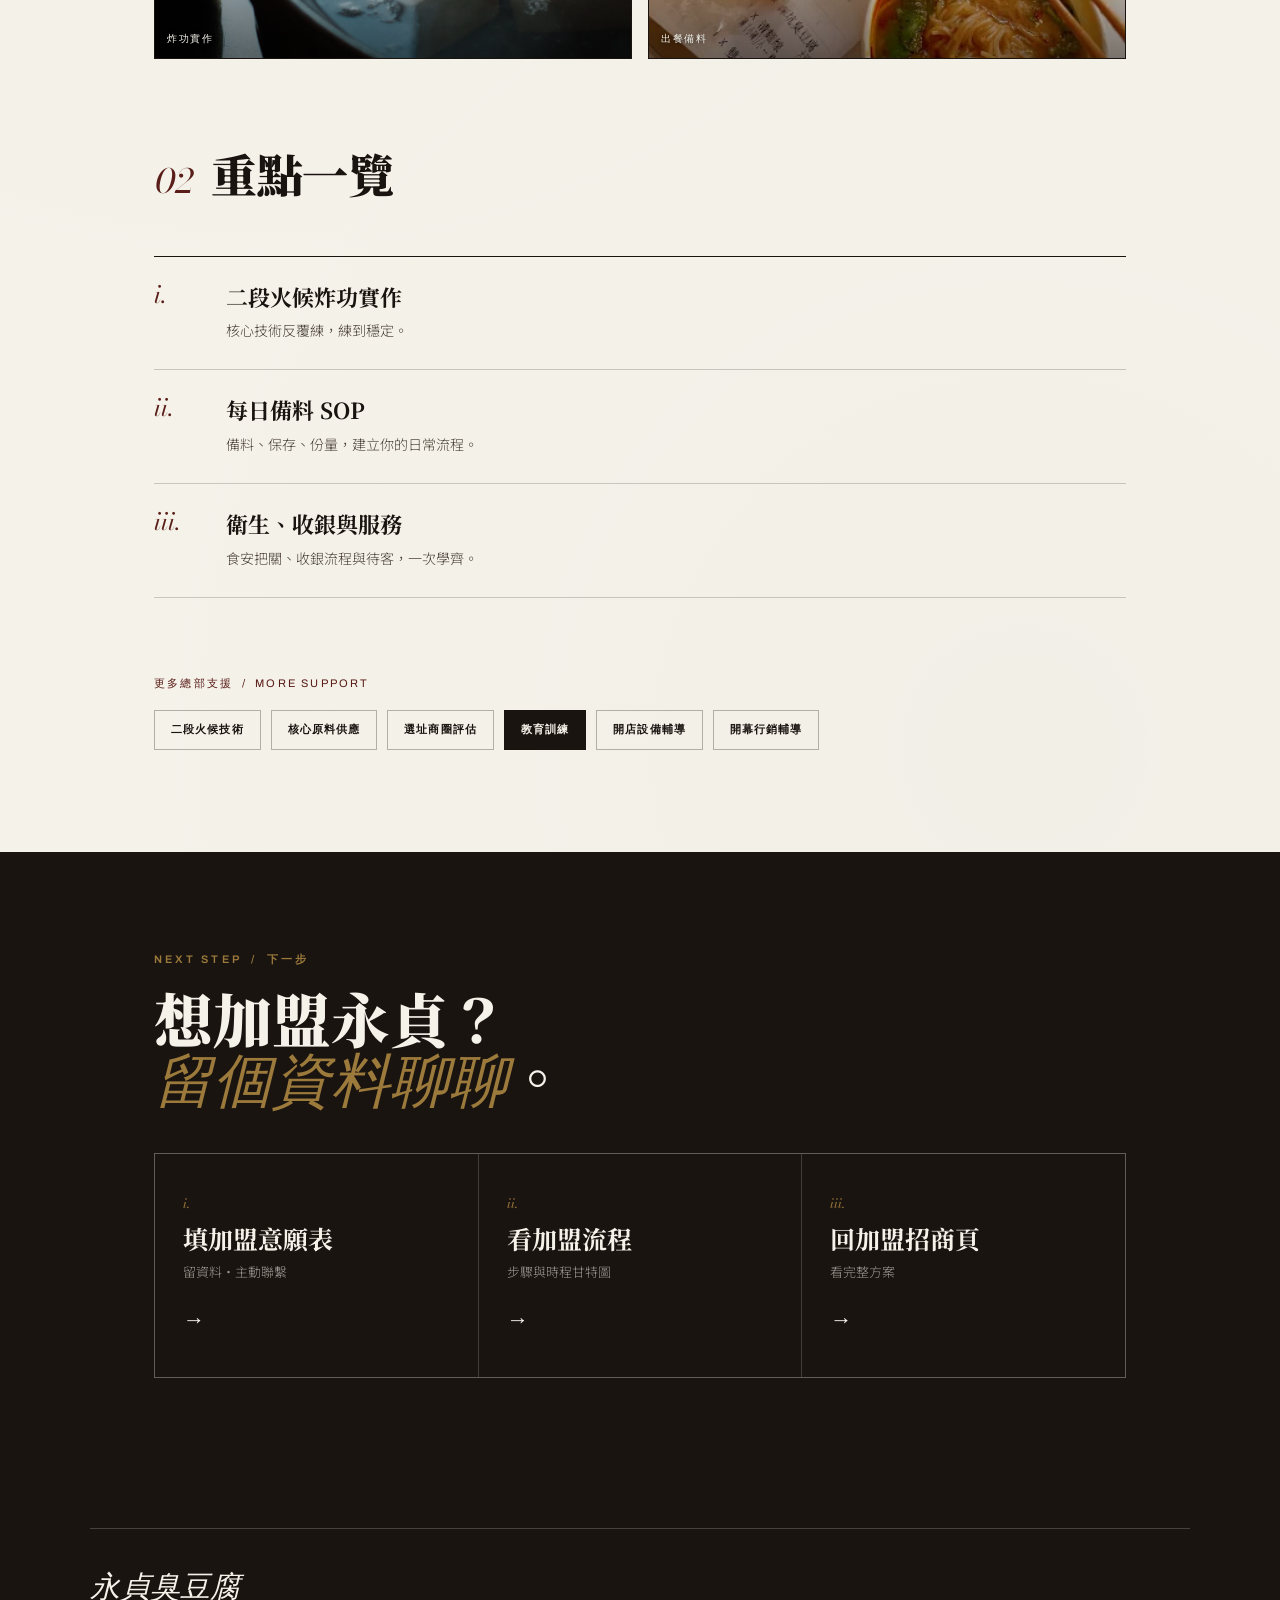
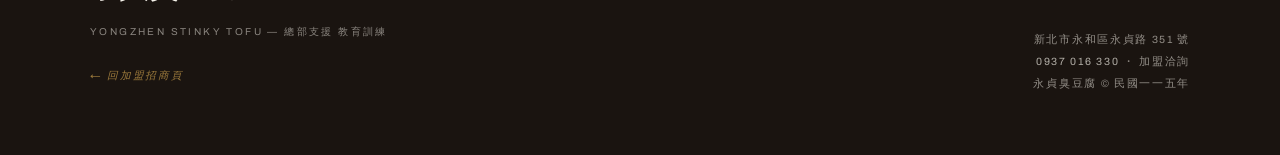
<file: support-training.html>
<!DOCTYPE html>
<html lang="zh-Hant">
<head>
<meta charset="UTF-8">
<meta name="viewport" content="width=device-width, initial-scale=1.0">
<title>教育訓練｜炸功備料衛生收銀一次到位｜永貞臭豆腐加盟</title>
<meta name="description" content="永貞臭豆腐加盟教育訓練：二段火候炸功、每日備料、衛生食安、收銀與服務一次到位，林老闆一對一從零帶到能獨立出餐，沒有餐飲經驗也能上手。">
<meta name="keywords" content="教育訓練, 臭豆腐加盟訓練, 餐飲創業 沒經驗, 永貞臭豆腐加盟, 開店教學">
<meta name="author" content="永貞・深坑臭豆腐">
<meta name="robots" content="index, follow, max-image-preview:large">
<meta name="googlebot" content="index, follow">
<meta name="geo.region" content="TW-NWT">
<meta name="geo.placename" content="新北市永和區">
<meta name="geo.position" content="25.0009;121.5135">
<meta name="ICBM" content="25.0009, 121.5135">
<link rel="canonical" href="https://yongzhen-tofu.com.tw/support-training.html">
<link rel="icon" type="image/svg+xml" href="favicon.svg">
<link rel="apple-touch-icon" href="og-image.webp">
<meta property="og:title" content="教育訓練｜炸功備料衛生收銀一次到位｜永貞臭豆腐加盟">
<meta property="og:description" content="永貞臭豆腐加盟教育訓練：二段火候炸功、每日備料、衛生食安、收銀與服務一次到位，林老闆一對一從零帶到能獨立出餐，沒有餐飲經驗也能上手。">
<meta property="og:type" content="article">
<meta property="og:url" content="https://yongzhen-tofu.com.tw/support-training.html">
<meta property="og:image" content="https://yongzhen-tofu.com.tw/og-image.webp">
<meta property="og:locale" content="zh_TW">
<meta property="og:site_name" content="永貞臭豆腐">
<meta name="twitter:card" content="summary_large_image">
<meta name="twitter:title" content="教育訓練｜炸功備料衛生收銀一次到位｜永貞臭豆腐加盟">
<meta name="twitter:description" content="永貞臭豆腐加盟教育訓練：二段火候炸功、每日備料、衛生食安、收銀與服務一次到位，林老闆一對一從零帶到能獨立出餐，沒有餐飲經驗也能上手。">
<meta name="twitter:image" content="https://yongzhen-tofu.com.tw/og-image.webp">
<meta name="theme-color" content="#F5F2EA">
<link rel="preconnect" href="https://fonts.googleapis.com">
<link rel="preconnect" href="https://fonts.gstatic.com" crossorigin>
<link href="https://fonts.googleapis.com/css2?family=Bodoni+Moda:ital,opsz,wght@0,6..96,400;0,6..96,500;0,6..96,700;0,6..96,900;1,6..96,400;1,6..96,500&family=Archivo:wght@400;500;600;700&family=Noto+Serif+TC:wght@300;500;700;900&family=Noto+Sans+TC:wght@300;400;500;700&display=swap" rel="stylesheet">
<link rel="stylesheet" href="support.css">
<script type="application/ld+json">
{
  "@context": "https://schema.org",
  "@type": "BreadcrumbList",
  "itemListElement": [
    {
      "@type": "ListItem",
      "position": 1,
      "name": "永貞臭豆腐",
      "item": "https://yongzhen-tofu.com.tw/"
    },
    {
      "@type": "ListItem",
      "position": 2,
      "name": "加盟招商",
      "item": "https://yongzhen-tofu.com.tw/join.html"
    },
    {
      "@type": "ListItem",
      "position": 3,
      "name": "教育訓練",
      "item": "https://yongzhen-tofu.com.tw/support-training.html"
    }
  ]
}
</script>
<script type="application/ld+json">
{
  "@context": "https://schema.org",
  "@type": "Article",
  "headline": "教育訓練",
  "description": "永貞臭豆腐加盟教育訓練：二段火候炸功、每日備料、衛生食安、收銀與服務一次到位，林老闆一對一從零帶到能獨立出餐，沒有餐飲經驗也能上手。",
  "image": "https://yongzhen-tofu.com.tw/og-image.webp",
  "author": {
    "@type": "Organization",
    "name": "永貞臭豆腐",
    "url": "https://yongzhen-tofu.com.tw/"
  },
  "publisher": {
    "@type": "Organization",
    "name": "永貞臭豆腐",
    "logo": {
      "@type": "ImageObject",
      "url": "https://yongzhen-tofu.com.tw/og-image.webp"
    }
  },
  "mainEntityOfPage": {
    "@type": "WebPage",
    "@id": "https://yongzhen-tofu.com.tw/support-training.html"
  },
  "inLanguage": "zh-Hant",
  "isPartOf": {
    "@type": "WebPage",
    "@id": "https://yongzhen-tofu.com.tw/join.html",
    "name": "永貞臭豆腐加盟招商"
  }
}
</script>
</head>
<body>

  <header class="masthead reveal in">
    <div class="iss">總部支援 <b>Support</b>　/　永和・永貞路<br>加盟你會得到 — 教育訓練</div>
    <a class="brandmark" href="index.html">Yongzhen<br>Stinky Tofu &amp; Co.</a>
  </header>
  <div class="masthead-rule reveal in"><div class="rule"></div></div>

  <nav class="crumb reveal in" aria-label="麵包屑">
    <a href="index.html">永貞臭豆腐</a><span>/</span><a href="join.html">加盟招商</a><span>/</span>教育訓練
  </nav>

  <article>
  <section class="s-hero">
    <div>
      <div class="no reveal in">iv.</div>
      <span class="label reveal in">Support &nbsp;/&nbsp; 總部支援</span>
      <h1 class="reveal in reveal-d1">教育<em>訓練</em></h1>
      <p class="lede reveal in reveal-d2">沒有餐飲經驗？沒關係。從零開始，手把手帶到你能獨立顧好一家店。</p>
    </div>
    <figure class="s-hero-fig reveal in reveal-d1">
      <img class="img-fade lb-target" src="永貞豆腐店網路照片/unnamed (5).webp" alt="二段火候現炸 教學示範">
    </figure>
  </section>

  <section class="chapter">
    <div class="chapter-head reveal"><span class="ck">01</span><h2>內容說明</h2></div>
    <div class="prose reveal">
        <p>第一次創業、沒做過餐飲，是大多數加盟主的起點。永貞的教育訓練就是為此設計——<strong>從零開始、手把手帶</strong>，不是看你自己摸索。</p>
        <p>訓練內容涵蓋<strong>二段火候炸功、每日備料、衛生與食安、收銀與服務</strong>，一次到位。林老闆一對一陪著你做，直到你能獨當一面、穩定出餐。</p>
        <p>我們的目標不是「教完」，而是「教到你會」。你真的上手了，店才開得穩。</p>
    </div>
    <div class="pullquote reveal">目標不是教完，<br>而是<em>教到你會</em>。</div>
  </section>

  <div class="duo">
    <figure class="reveal lb-tile"><img class="img-fade lb-target" loading="lazy" src="相簿網圖/pexels-leongsan-35132136.webp" alt="熱鍋現炸示範（示意）"><figcaption>炸功實作</figcaption></figure>
    <figure class="reveal reveal-d1 lb-tile"><img class="img-fade lb-target" loading="lazy" src="永貞豆腐店網路照片/unnamed (8).webp" alt="蚵腸麵線 出餐"><figcaption>出餐備料</figcaption></figure>
  </div>

  <section class="chapter">
    <div class="chapter-head reveal"><span class="ck">02</span><h2>重點一覽</h2></div>
    <div class="points">
      <div class="point reveal">
        <div class="pn">i.</div>
        <div><h3>二段火候炸功實作</h3><p>核心技術反覆練，練到穩定。</p></div>
      </div>
      <div class="point reveal">
        <div class="pn">ii.</div>
        <div><h3>每日備料 SOP</h3><p>備料、保存、份量，建立你的日常流程。</p></div>
      </div>
      <div class="point reveal">
        <div class="pn">iii.</div>
        <div><h3>衛生、收銀與服務</h3><p>食安把關、收銀流程與待客，一次學齊。</p></div>
      </div>
    </div>
  </section>
  </article>

  <nav class="more-nav reveal" aria-label="其他總部支援項目">
    <div class="mlabel">更多總部支援 &nbsp;/&nbsp; More Support</div>
    <div class="more-grid">
      <a href="support-technique.html">二段火候技術</a>
      <a href="support-ingredients.html">核心原料供應</a>
      <a href="support-location.html">選址商圈評估</a>
      <a href="support-training.html" aria-current="page">教育訓練</a>
      <a href="support-setup.html">開店設備輔導</a>
      <a href="support-marketing.html">開幕行銷輔導</a>
    </div>
  </nav>

  <section class="cta">
    <div class="cta-inner">
      <span class="label reveal">Next Step &nbsp;/&nbsp; 下一步</span>
      <h2 class="reveal reveal-d1">想加盟永貞？<br><em>留個資料聊聊</em>。</h2>
      <div class="cta-actions reveal reveal-d2">
        <a class="cta-act" href="join.html#apply"><span class="n">i.</span><span class="t">填加盟意願表</span><span class="d">留資料・主動聯繫</span><span class="arrow">→</span></a>
        <a class="cta-act" href="franchise-process.html"><span class="n">ii.</span><span class="t">看加盟流程</span><span class="d">步驟與時程甘特圖</span><span class="arrow">→</span></a>
        <a class="cta-act" href="join.html"><span class="n">iii.</span><span class="t">回加盟招商頁</span><span class="d">看完整方案</span><span class="arrow">→</span></a>
      </div>
    </div>
  </section>

  <a class="floating-call" id="floatingCall" href="tel:+886937016330" aria-label="撥打電話 0937 016 330 洽詢永貞臭豆腐加盟">
    <svg viewBox="0 0 24 24" aria-hidden="true"><path d="M20 15.5c-1.2 0-2.4-.2-3.6-.6-.3-.1-.7 0-1 .2l-2.2 2.2c-2.8-1.4-5.1-3.8-6.6-6.6l2.2-2.2c.3-.3.4-.7.2-1-.3-1.1-.5-2.3-.5-3.5 0-.6-.4-1-1-1H4c-.6 0-1 .4-1 1 0 9.4 7.6 17 17 17 .6 0 1-.4 1-1v-3.5c0-.6-.4-1-1-1zM19 12h2c0-5-4-9-9-9v2c3.9 0 7 3.1 7 7zm-4 0h2c0-2.8-2.2-5-5-5v2c1.7 0 3 1.4 3 3z"/></svg>
  </a>

  <div class="lightbox" id="lightbox" aria-hidden="true" role="dialog" aria-label="圖片放大檢視">
    <button class="lb-close" aria-label="關閉圖片" type="button">×</button>
    <img class="lb-img" alt="">
    <div class="lb-cap"></div>
  </div>

  <footer>
    <div class="foot-inner">
      <div class="foot-brand">永貞臭豆腐<small>Yongzhen Stinky Tofu — 總部支援 教育訓練</small>
        <a class="foot-back" href="join.html">← 回加盟招商頁</a>
      </div>
      <div class="foot-meta">新北市永和區永貞路 351 號<br><a href="tel:+886937016330">0937 016 330</a> ・ 加盟洽詢<br>永貞臭豆腐 © 民國一一五年</div>
    </div>
  </footer>

<script src="support.js"></script>
</body>
</html>
</file>
<file: support.css>
/* ============================================================
   永貞臭豆腐 — 加盟總部支援分頁 共用樣式
   ============================================================ */
:root{
  --paper:#F5F2EA; --paper-deep:#ECE7DA; --ink:#1A1410; --ink-soft:#4A4038;
  --oxblood:#5A1E18; --oxblood-bright:#7A2A20; --gold:#9C7A3C; --rule:#1A1410;
  --serif-tc:"Noto Serif TC", serif; --sans-tc:"Noto Sans TC", sans-serif;
  --display:"Bodoni Moda", serif; --label:"Archivo", sans-serif;
}
*{margin:0;padding:0;box-sizing:border-box}
html{scroll-behavior:smooth}
body{background:var(--paper);color:var(--ink);font-family:var(--sans-tc);font-weight:400;line-height:1.8;-webkit-font-smoothing:antialiased;overflow-x:hidden;
  background-image:radial-gradient(circle at 20% 30%, rgba(0,0,0,.012) 0, transparent 40%),radial-gradient(circle at 80% 70%, rgba(0,0,0,.012) 0, transparent 40%)}
.label{font-family:var(--label);font-weight:600;font-size:11px;letter-spacing:.28em;text-transform:uppercase;color:var(--oxblood)}
.rule{height:1px;background:var(--rule);width:100%}
.reveal{opacity:0;transform:translateY(28px);transition:opacity 1s cubic-bezier(.16,1,.3,1),transform 1s cubic-bezier(.16,1,.3,1)}
.reveal.in{opacity:1;transform:none}
.reveal-d1{transition-delay:.12s}.reveal-d2{transition-delay:.24s}.reveal-d3{transition-delay:.36s}
img.img-fade{opacity:0;filter:blur(14px);transform:scale(1.025);transition:opacity 1.1s cubic-bezier(.16,1,.3,1),filter 1.1s cubic-bezier(.16,1,.3,1),transform 1.1s cubic-bezier(.16,1,.3,1)}
img.img-fade.loaded{opacity:1;filter:blur(0);transform:scale(1)}

/* 浮動撥電話 */
.floating-call{position:fixed;right:clamp(16px,2vw,28px);bottom:clamp(16px,2vw,28px);width:60px;height:60px;border-radius:50%;background:var(--oxblood);color:var(--paper);display:flex;align-items:center;justify-content:center;box-shadow:0 8px 24px rgba(90,30,24,.45),0 2px 6px rgba(0,0,0,.18);text-decoration:none;z-index:90;transition:transform .35s cubic-bezier(.16,1,.3,1),box-shadow .35s ease,background .35s ease;opacity:0;transform:scale(.6) translateY(20px);pointer-events:none}
.floating-call.show{opacity:1;transform:scale(1) translateY(0);pointer-events:auto}
.floating-call:hover{transform:scale(1.08);background:var(--oxblood-bright)}
.floating-call svg{width:26px;height:26px;fill:currentColor}
.floating-call::after{content:"";position:absolute;inset:-6px;border-radius:50%;border:2px solid var(--oxblood);opacity:.5;animation:phoneRing 2.2s cubic-bezier(.16,1,.3,1) infinite}
@keyframes phoneRing{0%{transform:scale(.92);opacity:.6}70%{transform:scale(1.32);opacity:0}100%{transform:scale(1.32);opacity:0}}
@media(prefers-reduced-motion:reduce){.floating-call::after{display:none}}

/* 刊頭 */
.masthead{max-width:1280px;margin:0 auto;padding:26px clamp(20px,5vw,72px) 0;display:flex;justify-content:space-between;align-items:flex-start;gap:20px}
.masthead .iss{font-family:var(--label);font-size:11px;letter-spacing:.22em;text-transform:uppercase;color:var(--ink-soft);line-height:1.7}
.masthead .iss b{color:var(--oxblood);font-weight:700}
.masthead .brandmark{font-family:var(--display);font-style:italic;font-size:clamp(15px,2vw,19px);letter-spacing:.02em;text-align:right;color:var(--ink);text-decoration:none}
.masthead-rule{max-width:1280px;margin:18px auto 0;padding:0 clamp(20px,5vw,72px)}
.masthead-rule .rule{background:var(--ink)}
.crumb{max-width:1280px;margin:0 auto;padding:20px clamp(20px,5vw,72px) 0;font-family:var(--label);font-size:11px;letter-spacing:.16em;text-transform:uppercase;color:var(--ink-soft)}
.crumb a{color:var(--oxblood);text-decoration:none}.crumb a:hover{text-decoration:underline}
.crumb span{margin:0 8px;color:rgba(26,20,16,.4)}

/* HERO（含主圖） */
.s-hero{max-width:1280px;margin:0 auto;padding:clamp(30px,5vw,64px) clamp(20px,5vw,72px) clamp(20px,3vw,36px);display:grid;grid-template-columns:1.05fr .95fr;gap:clamp(28px,4vw,60px);align-items:center}
.s-hero .no{font-family:var(--display);font-style:italic;font-size:clamp(34px,5vw,68px);color:var(--oxblood);line-height:.8;margin-bottom:16px}
.s-hero .label{display:block;margin-bottom:16px}
.s-hero h1{font-family:var(--serif-tc);font-weight:900;font-size:clamp(34px,5.2vw,72px);line-height:1.02;letter-spacing:-.01em;color:var(--ink)}
.s-hero h1 em{font-family:var(--display);font-style:italic;font-weight:500;color:var(--oxblood)}
.s-hero .lede{font-family:var(--serif-tc);font-weight:300;font-size:clamp(15px,1.4vw,18px);line-height:1.95;color:var(--ink-soft);margin-top:clamp(18px,2.5vw,26px)}
.s-hero-fig{position:relative;width:100%;aspect-ratio:4/3.2;border:1px solid var(--ink);overflow:hidden;background:var(--paper-deep)}
.s-hero-fig img{position:absolute;inset:0;width:100%;height:100%;object-fit:cover;display:block}
@media(max-width:860px){.s-hero{grid-template-columns:1fr;gap:28px}.s-hero-fig{aspect-ratio:16/10;order:-1}}

/* 章節 */
.chapter{max-width:1100px;margin:0 auto;padding:clamp(46px,7vw,100px) clamp(20px,5vw,72px) 0}
.chapter-head{display:flex;align-items:baseline;gap:18px;margin-bottom:clamp(24px,3.5vw,44px)}
.chapter-head .ck{font-family:var(--display);font-style:italic;font-size:clamp(20px,2.6vw,34px);color:var(--oxblood)}
.chapter-head h2{font-family:var(--serif-tc);font-weight:900;font-size:clamp(26px,3.8vw,46px);line-height:1.08;letter-spacing:-.01em}
.prose{font-family:var(--serif-tc);font-weight:300;font-size:clamp(16px,1.35vw,18.5px);line-height:2.05;color:var(--ink-soft);max-width:64ch}
.prose p+p{margin-top:1.3em}.prose strong{color:var(--ink);font-weight:700}
.pullquote{font-family:var(--serif-tc);font-weight:700;font-size:clamp(22px,3vw,36px);line-height:1.4;color:var(--ink);margin:clamp(28px,4vw,48px) 0;padding-left:clamp(18px,2vw,26px);border-left:3px solid var(--oxblood)}
.pullquote em{font-family:var(--display);font-style:italic;color:var(--oxblood)}

/* 雙圖 */
.duo{max-width:1100px;margin:clamp(36px,5vw,60px) auto 0;padding:0 clamp(20px,5vw,72px);display:grid;grid-template-columns:1fr 1fr;gap:clamp(10px,1.4vw,16px)}
.duo figure{position:relative;overflow:hidden;border:1px solid var(--ink);background:var(--paper-deep);aspect-ratio:4/3}
.duo figure img{position:absolute;inset:0;width:100%;height:100%;object-fit:cover;display:block;transition:transform 1.4s cubic-bezier(.16,1,.3,1)}
.duo figure:hover img{transform:scale(1.05)}
.duo figcaption{position:absolute;left:12px;bottom:10px;z-index:1;color:var(--paper);font-family:var(--label);font-size:10px;letter-spacing:.16em;text-transform:uppercase;text-shadow:0 1px 4px rgba(0,0,0,.6)}
.duo figure::after{content:"";position:absolute;inset:0;background:linear-gradient(180deg,transparent 55%,rgba(0,0,0,.5));pointer-events:none}
@media(max-width:620px){.duo{grid-template-columns:1fr}}

/* 重點清單 */
.points{max-width:1100px;margin:clamp(8px,2vw,16px) auto 0;border-top:1px solid var(--ink)}
.point{display:grid;grid-template-columns:46px 1fr;gap:clamp(14px,2vw,28px);padding:clamp(18px,2.4vw,26px) 0;border-bottom:1px solid rgba(26,20,16,.2);align-items:start}
.point .pn{font-family:var(--display);font-style:italic;font-size:clamp(18px,2vw,24px);color:var(--oxblood);line-height:1}
.point h3{font-family:var(--serif-tc);font-weight:700;font-size:clamp(17px,1.9vw,22px);line-height:1.3;margin-bottom:6px}
.point p{font-family:var(--sans-tc);font-weight:300;font-size:clamp(14px,1.1vw,15.5px);line-height:1.85;color:var(--ink-soft);max-width:60ch}

/* CTA */
.cta{background:var(--ink);color:var(--paper);margin-top:clamp(56px,8vw,110px)}
.cta-inner{max-width:1100px;margin:0 auto;padding:clamp(50px,7vw,96px) clamp(20px,5vw,72px)}
.cta-inner .label{color:var(--gold)}
.cta h2{font-family:var(--serif-tc);font-weight:900;font-size:clamp(28px,4.6vw,60px);line-height:.98;margin:18px 0 clamp(28px,4vw,44px);color:var(--paper)}
.cta h2 em{font-family:var(--display);font-style:italic;font-weight:500;color:var(--gold)}
.cta-actions{display:grid;grid-template-columns:repeat(3,1fr);gap:1px;background:rgba(245,242,234,.18);border:1px solid rgba(245,242,234,.18)}
.cta-act{background:var(--ink);padding:clamp(24px,3vw,38px) clamp(18px,2.4vw,28px);text-decoration:none;color:var(--paper);display:flex;flex-direction:column;gap:8px;transition:background .35s ease}
.cta-act:hover{background:var(--oxblood)}
.cta-act .n{font-family:var(--display);font-style:italic;font-size:13px;color:var(--gold)}
.cta-act:hover .n{color:var(--paper)}
.cta-act .t{font-family:var(--serif-tc);font-weight:700;font-size:clamp(18px,2.1vw,25px);line-height:1.15}
.cta-act .d{font-family:var(--sans-tc);font-weight:300;font-size:13px;color:rgba(245,242,234,.6)}
.cta-act:hover .d{color:rgba(245,242,234,.85)}
.cta-act .arrow{font-family:var(--display);font-size:22px;margin-top:8px;transition:transform .35s ease}
.cta-act:hover .arrow{transform:translateX(8px)}

/* 其他支援頁導覽 */
.more-nav{max-width:1100px;margin:clamp(44px,6vw,80px) auto 0;padding:0 clamp(20px,5vw,72px)}
.more-nav .mlabel{font-family:var(--label);font-size:11px;letter-spacing:.2em;text-transform:uppercase;color:var(--oxblood);margin-bottom:16px}
.more-grid{display:flex;flex-wrap:wrap;gap:10px}
.more-grid a{font-family:var(--label);font-size:11px;font-weight:600;letter-spacing:.1em;text-transform:uppercase;color:var(--ink);text-decoration:none;border:1px solid rgba(26,20,16,.3);padding:9px 16px;transition:background .3s ease,color .3s ease,border-color .3s ease}
.more-grid a:hover{background:var(--oxblood);color:var(--paper);border-color:var(--oxblood)}
.more-grid a[aria-current="page"]{background:var(--ink);color:var(--paper);border-color:var(--ink)}

/* footer */
footer{background:var(--ink);color:rgba(245,242,234,.7);padding:clamp(40px,5vw,60px) clamp(20px,5vw,72px)}
.foot-inner{max-width:1100px;margin:0 auto;display:flex;justify-content:space-between;align-items:flex-end;flex-wrap:wrap;gap:24px;border-top:1px solid rgba(245,242,234,.2);padding-top:30px}
.foot-brand{font-family:var(--display);font-style:italic;font-size:clamp(20px,2.4vw,30px);color:var(--paper)}
.foot-brand small{display:block;font-family:var(--label);font-style:normal;font-size:10px;letter-spacing:.24em;text-transform:uppercase;margin-top:10px;color:rgba(245,242,234,.5)}
.foot-brand a.foot-back{display:inline-block;margin-top:14px;font-family:var(--label);font-size:10.5px;letter-spacing:.18em;text-transform:uppercase;color:var(--gold);text-decoration:none}
.foot-brand a.foot-back:hover{text-decoration:underline}
.foot-meta{font-family:var(--label);font-size:10.5px;letter-spacing:.16em;text-transform:uppercase;text-align:right;line-height:2.1;color:rgba(245,242,234,.55)}
.foot-meta a{color:rgba(245,242,234,.7);text-decoration:none}

/* lightbox */
.lb-target{cursor:zoom-in}
.lightbox{position:fixed;inset:0;background:rgba(20,16,12,.96);display:none;align-items:center;justify-content:center;z-index:200;padding:clamp(20px,4vw,60px);opacity:0;transition:opacity .35s ease}
.lightbox.open{display:flex;opacity:1}
.lb-img{max-width:100%;max-height:90vh;object-fit:contain;display:block;box-shadow:0 30px 80px rgba(0,0,0,.5)}
.lb-close{position:absolute;top:clamp(14px,2vw,24px);right:clamp(16px,2.4vw,28px);background:transparent;border:0;color:var(--paper);font-family:var(--display);font-size:42px;line-height:1;cursor:pointer;width:48px;height:48px;display:flex;align-items:center;justify-content:center;transition:transform .3s ease,opacity .3s ease;opacity:.7}
.lb-close:hover{opacity:1;transform:rotate(90deg)}
.lb-cap{position:absolute;left:clamp(20px,3vw,36px);bottom:clamp(18px,2.4vw,28px);color:rgba(245,242,234,.7);font-family:var(--label);font-size:11px;letter-spacing:.2em;text-transform:uppercase;max-width:70%;line-height:1.6}

@media(max-width:520px){
  .masthead{flex-direction:column;gap:12px}.masthead .brandmark{text-align:left}
  .cta-actions{grid-template-columns:1fr}
}
</file>
